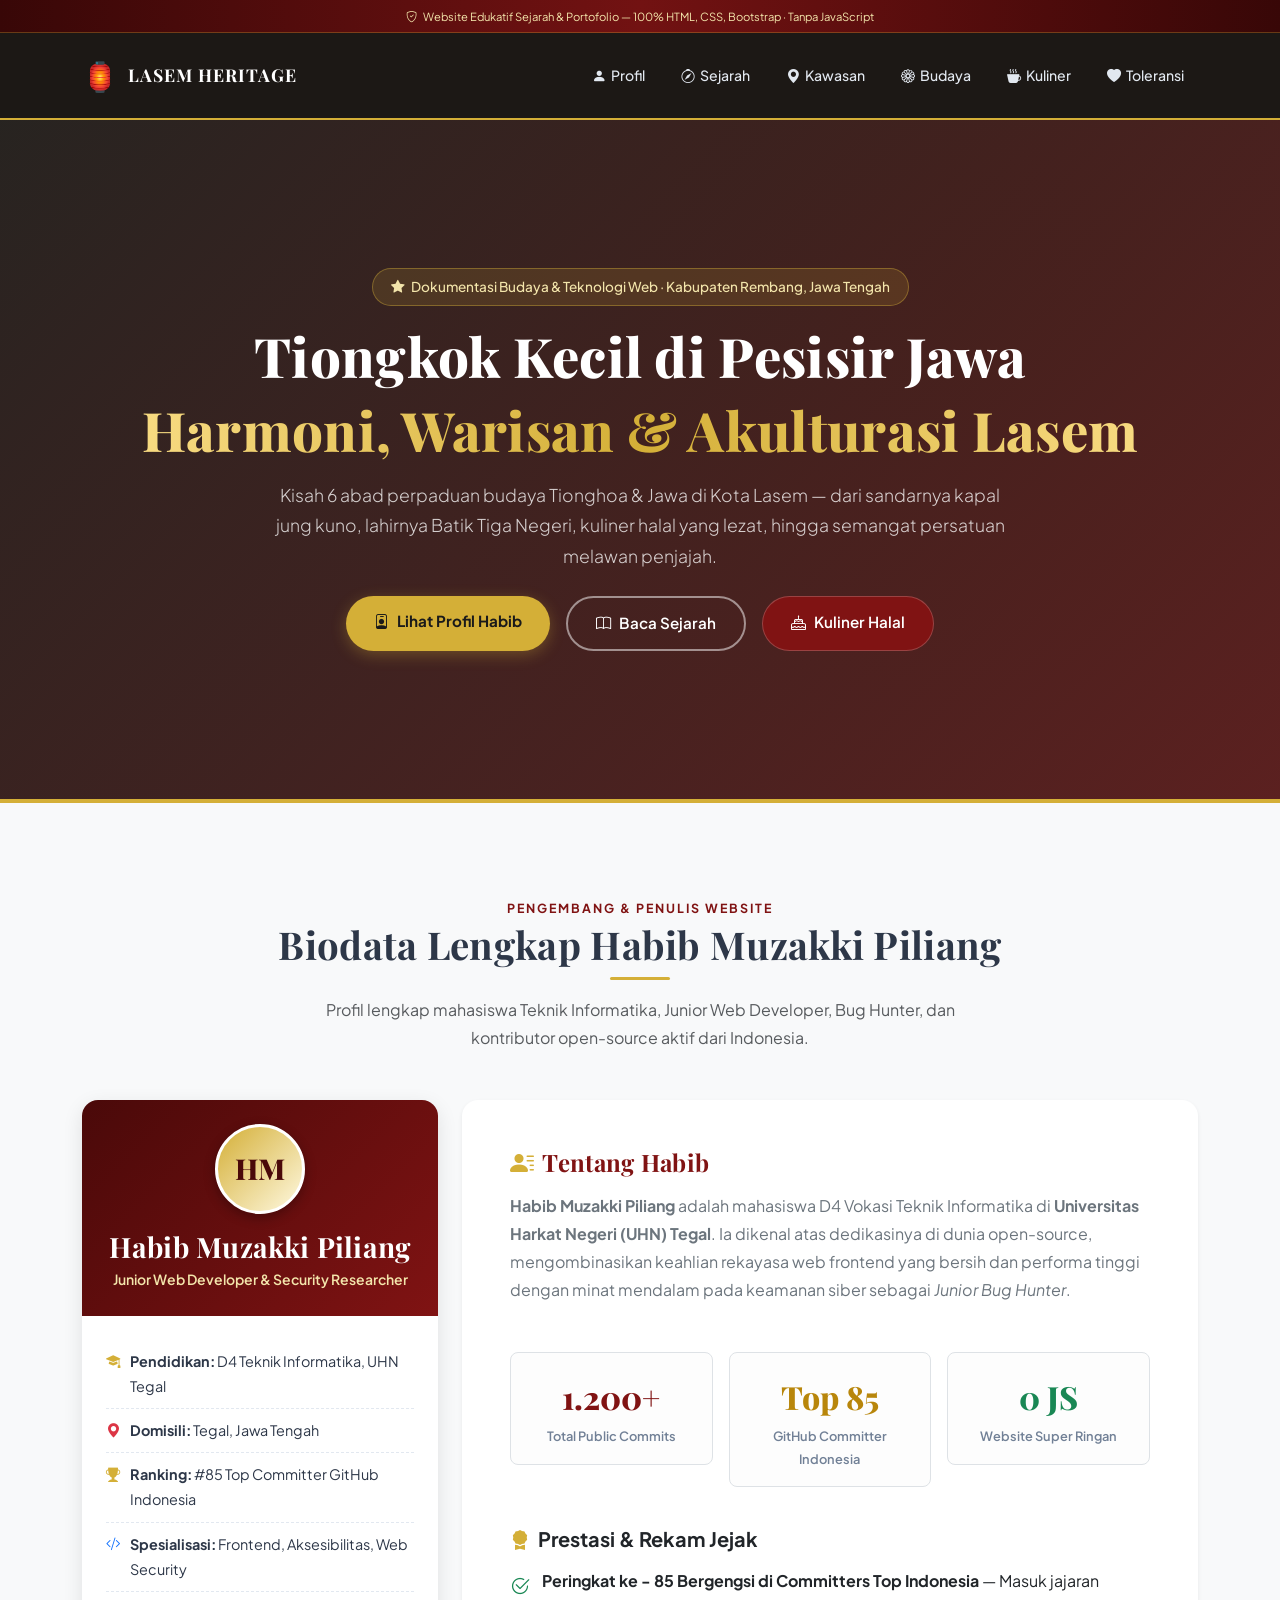
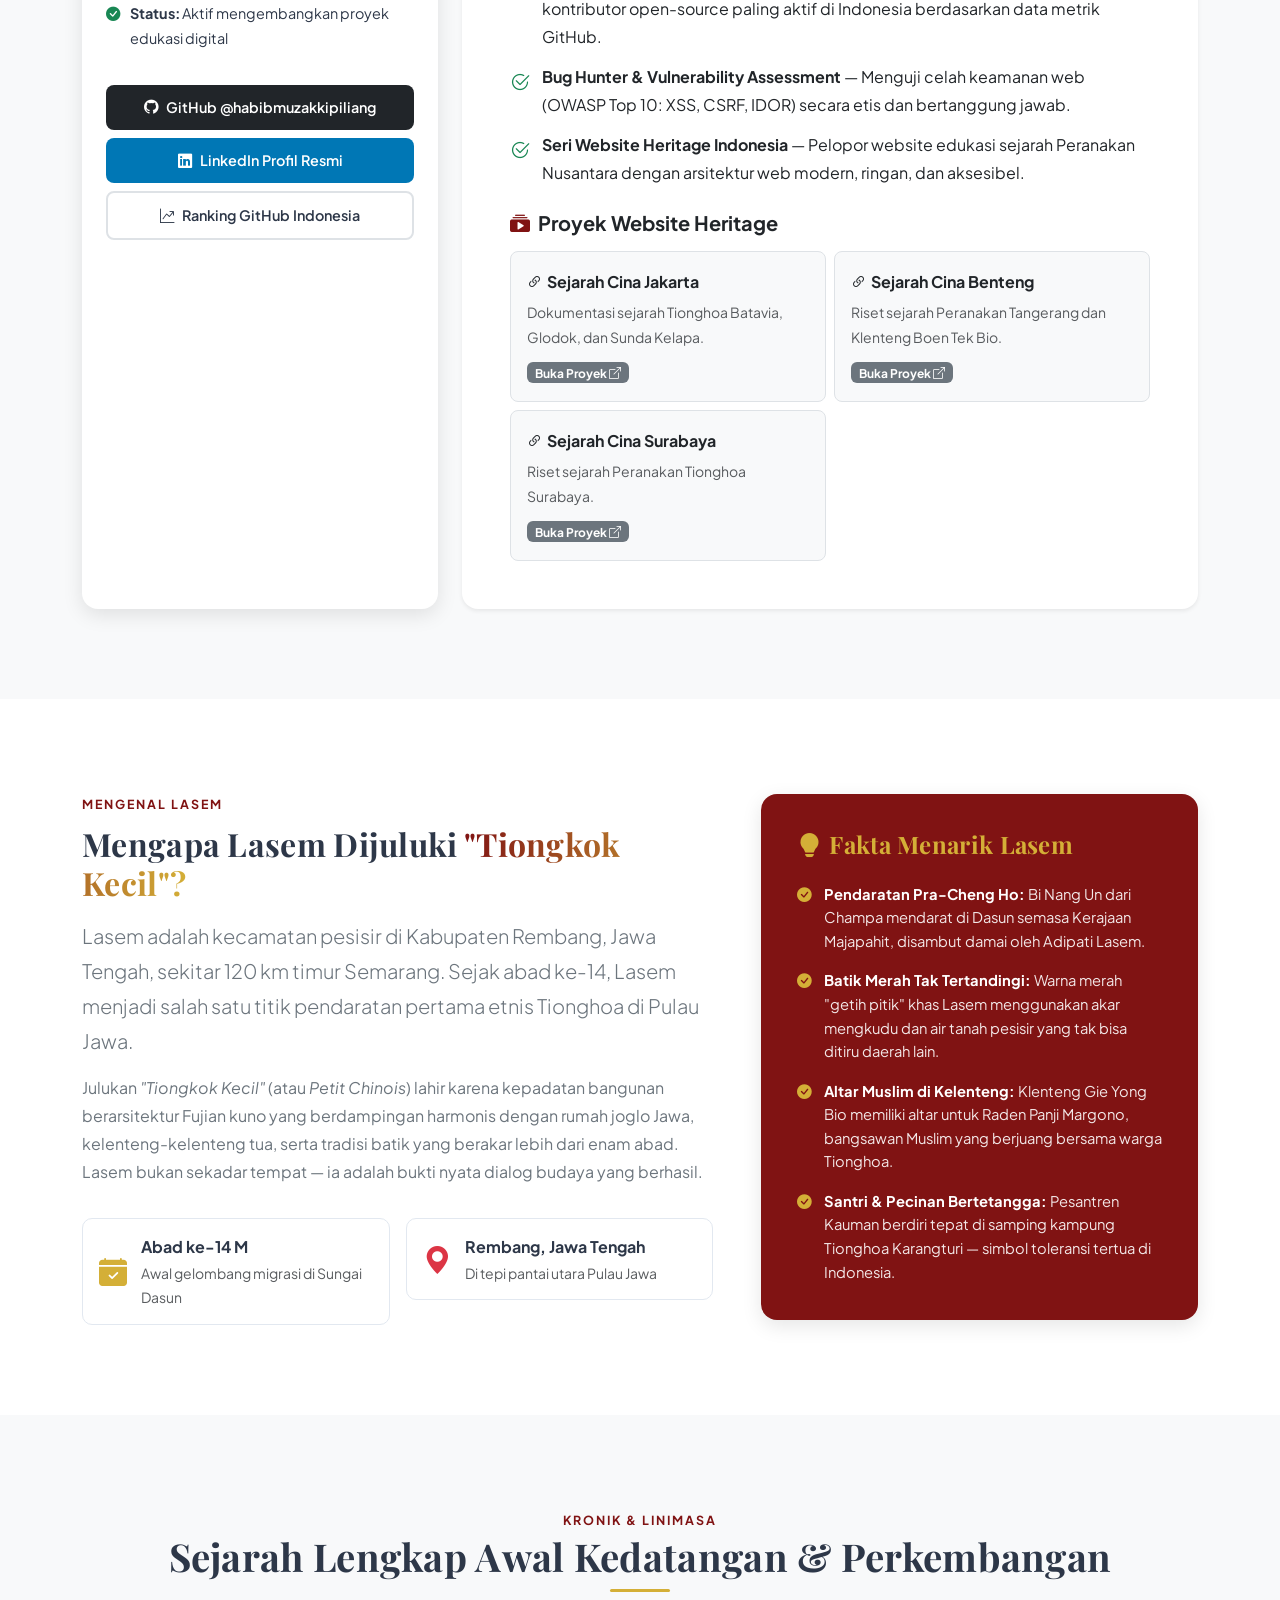
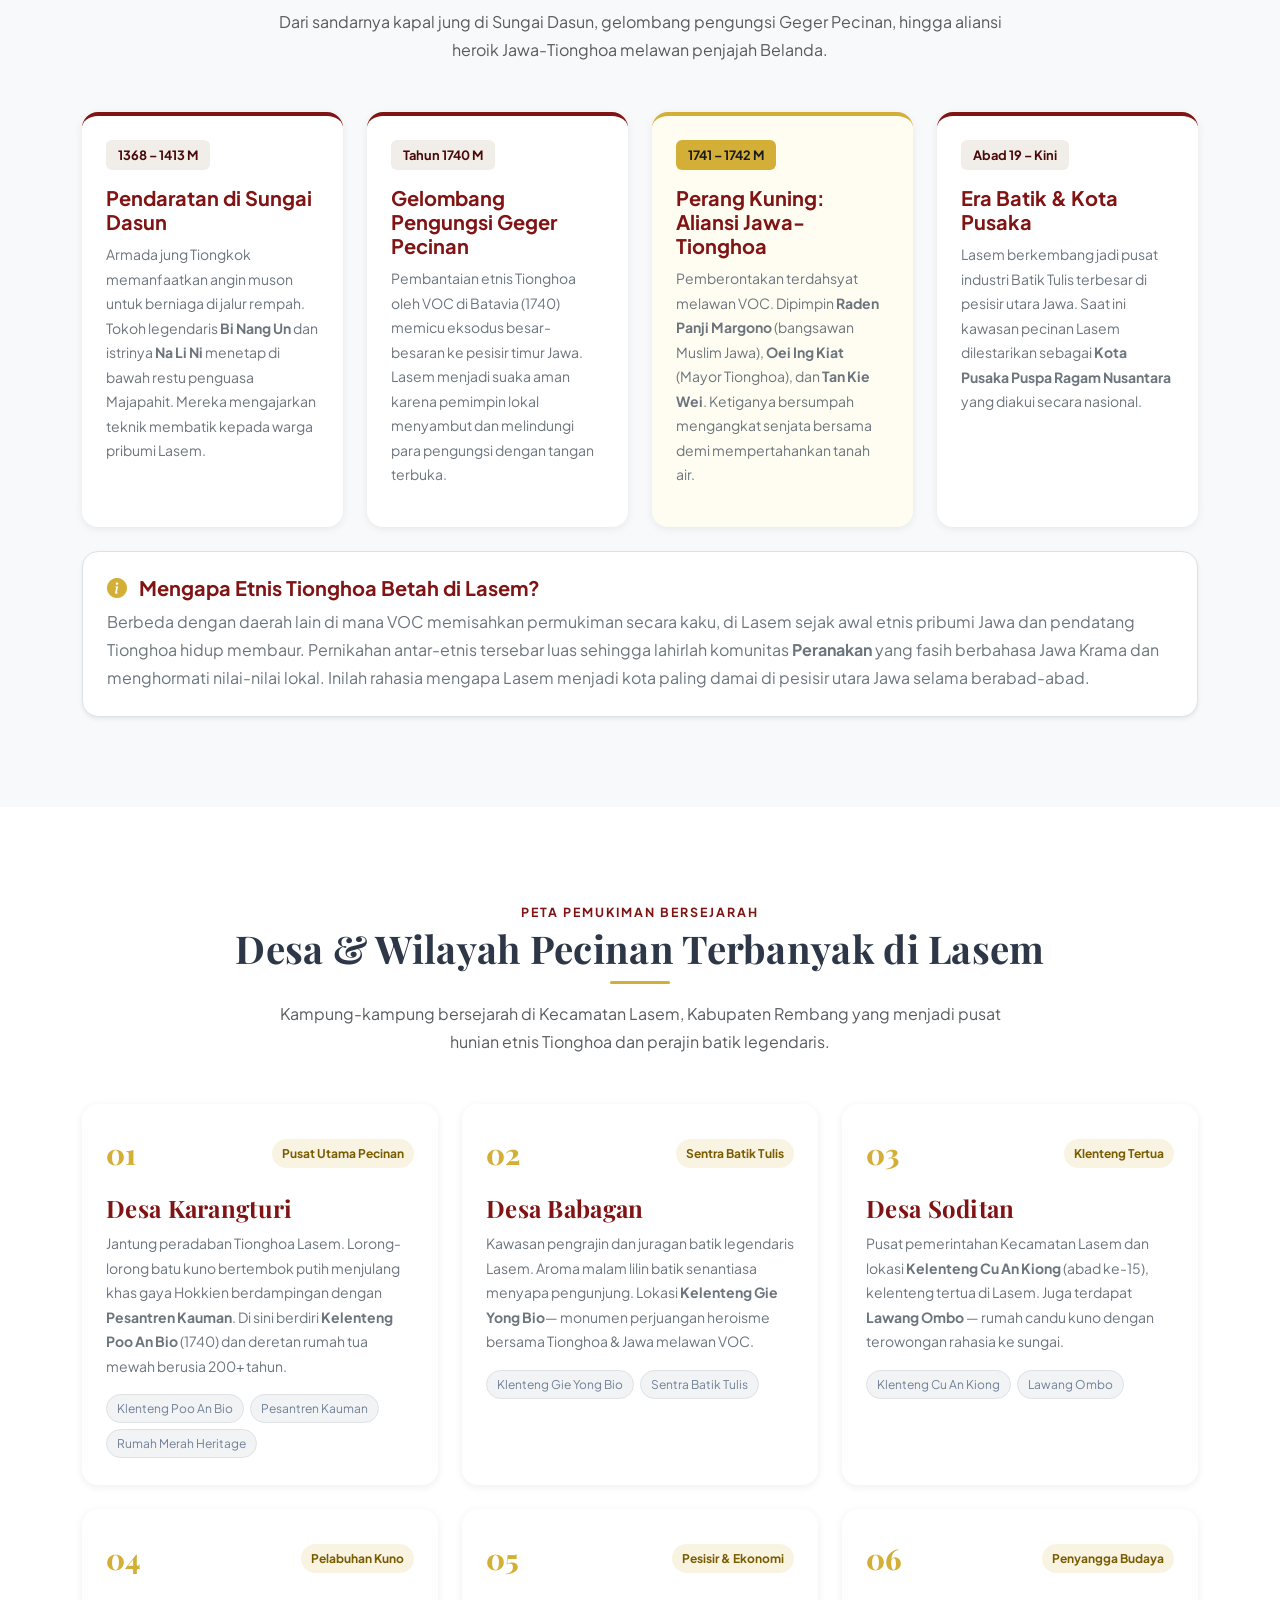
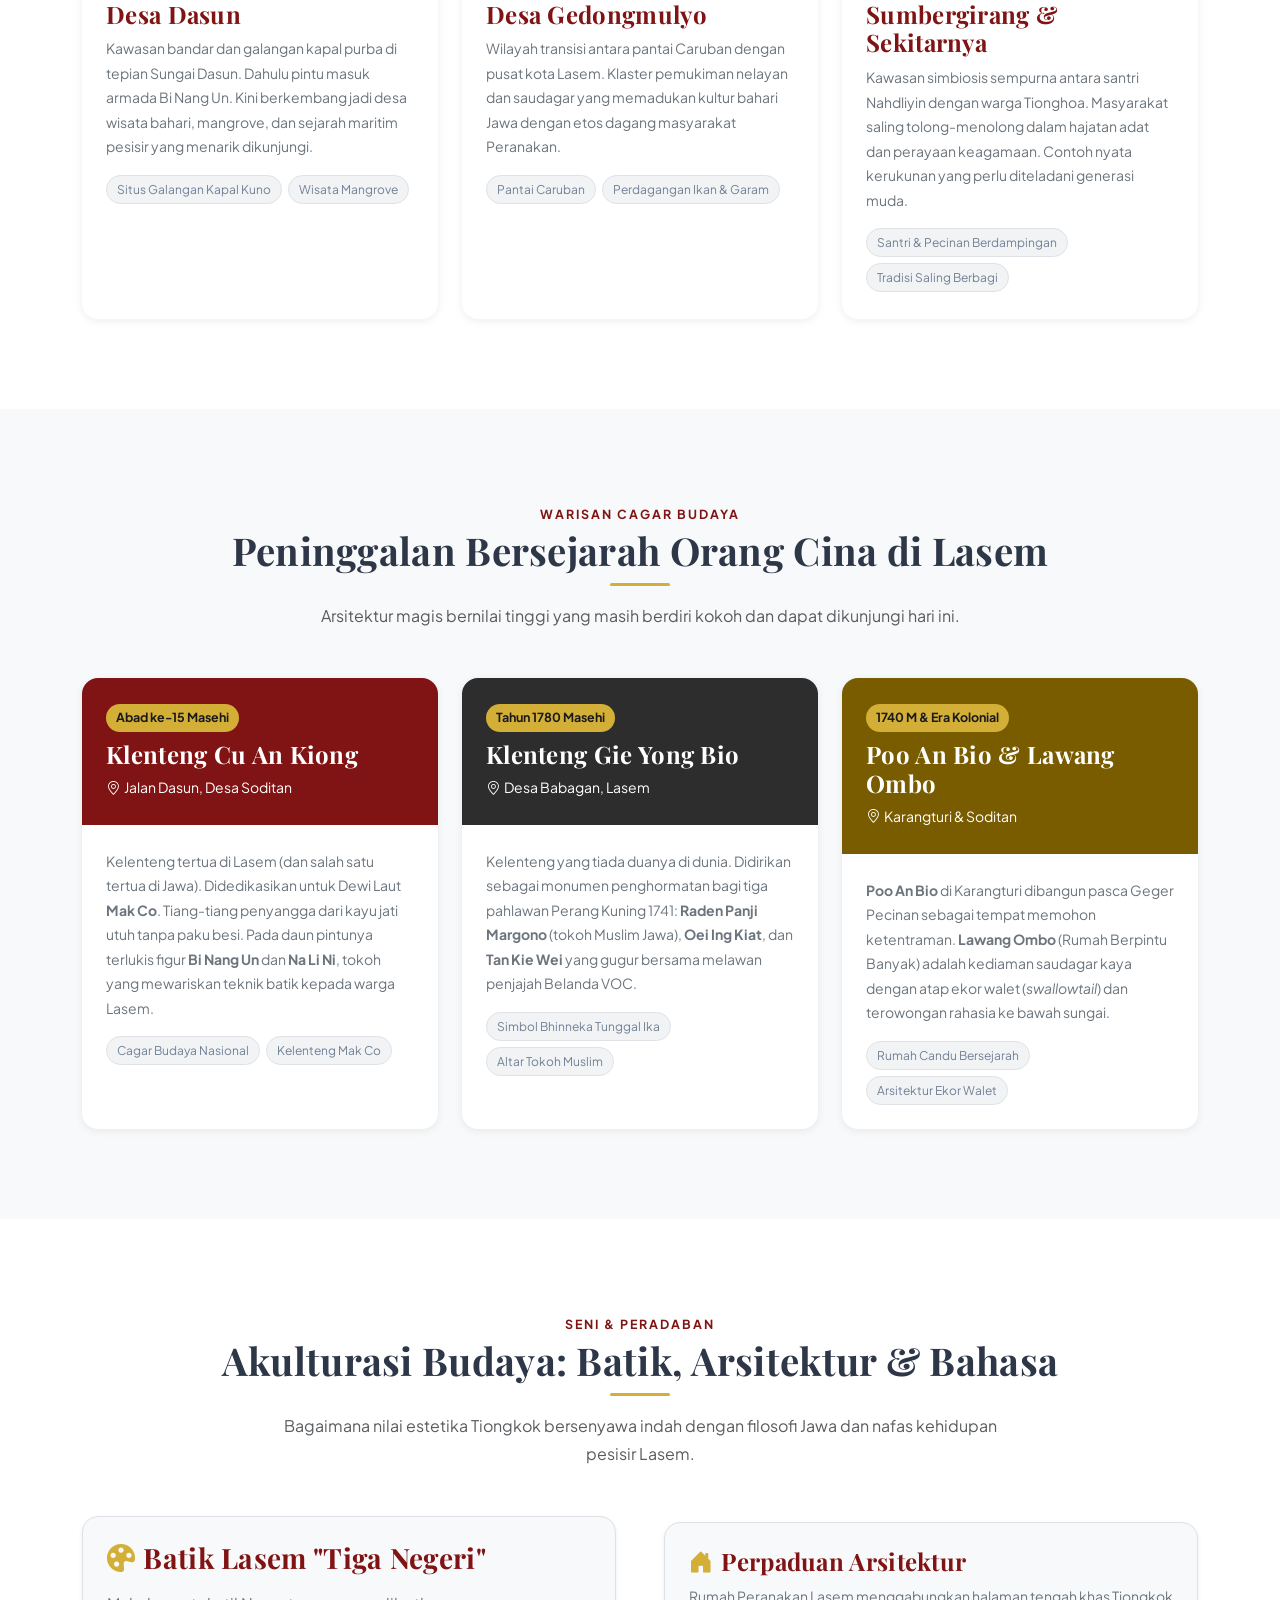
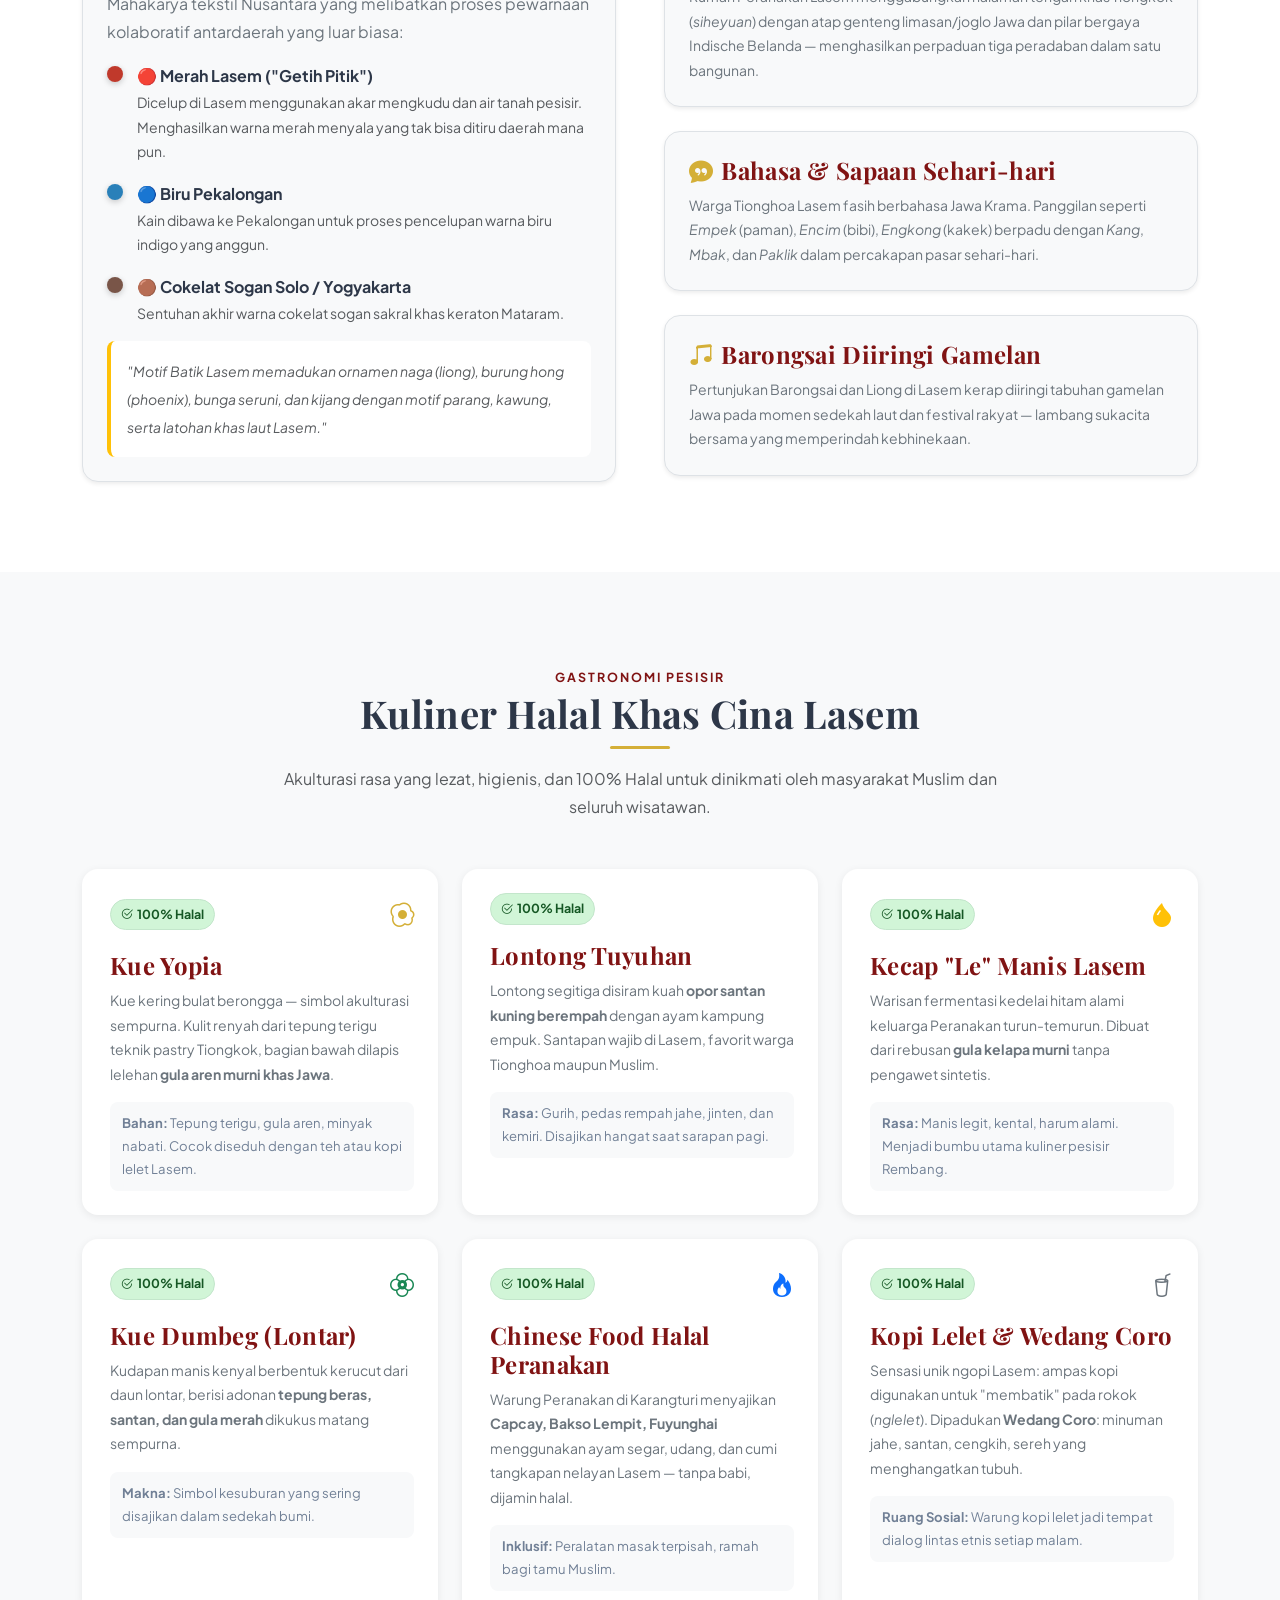
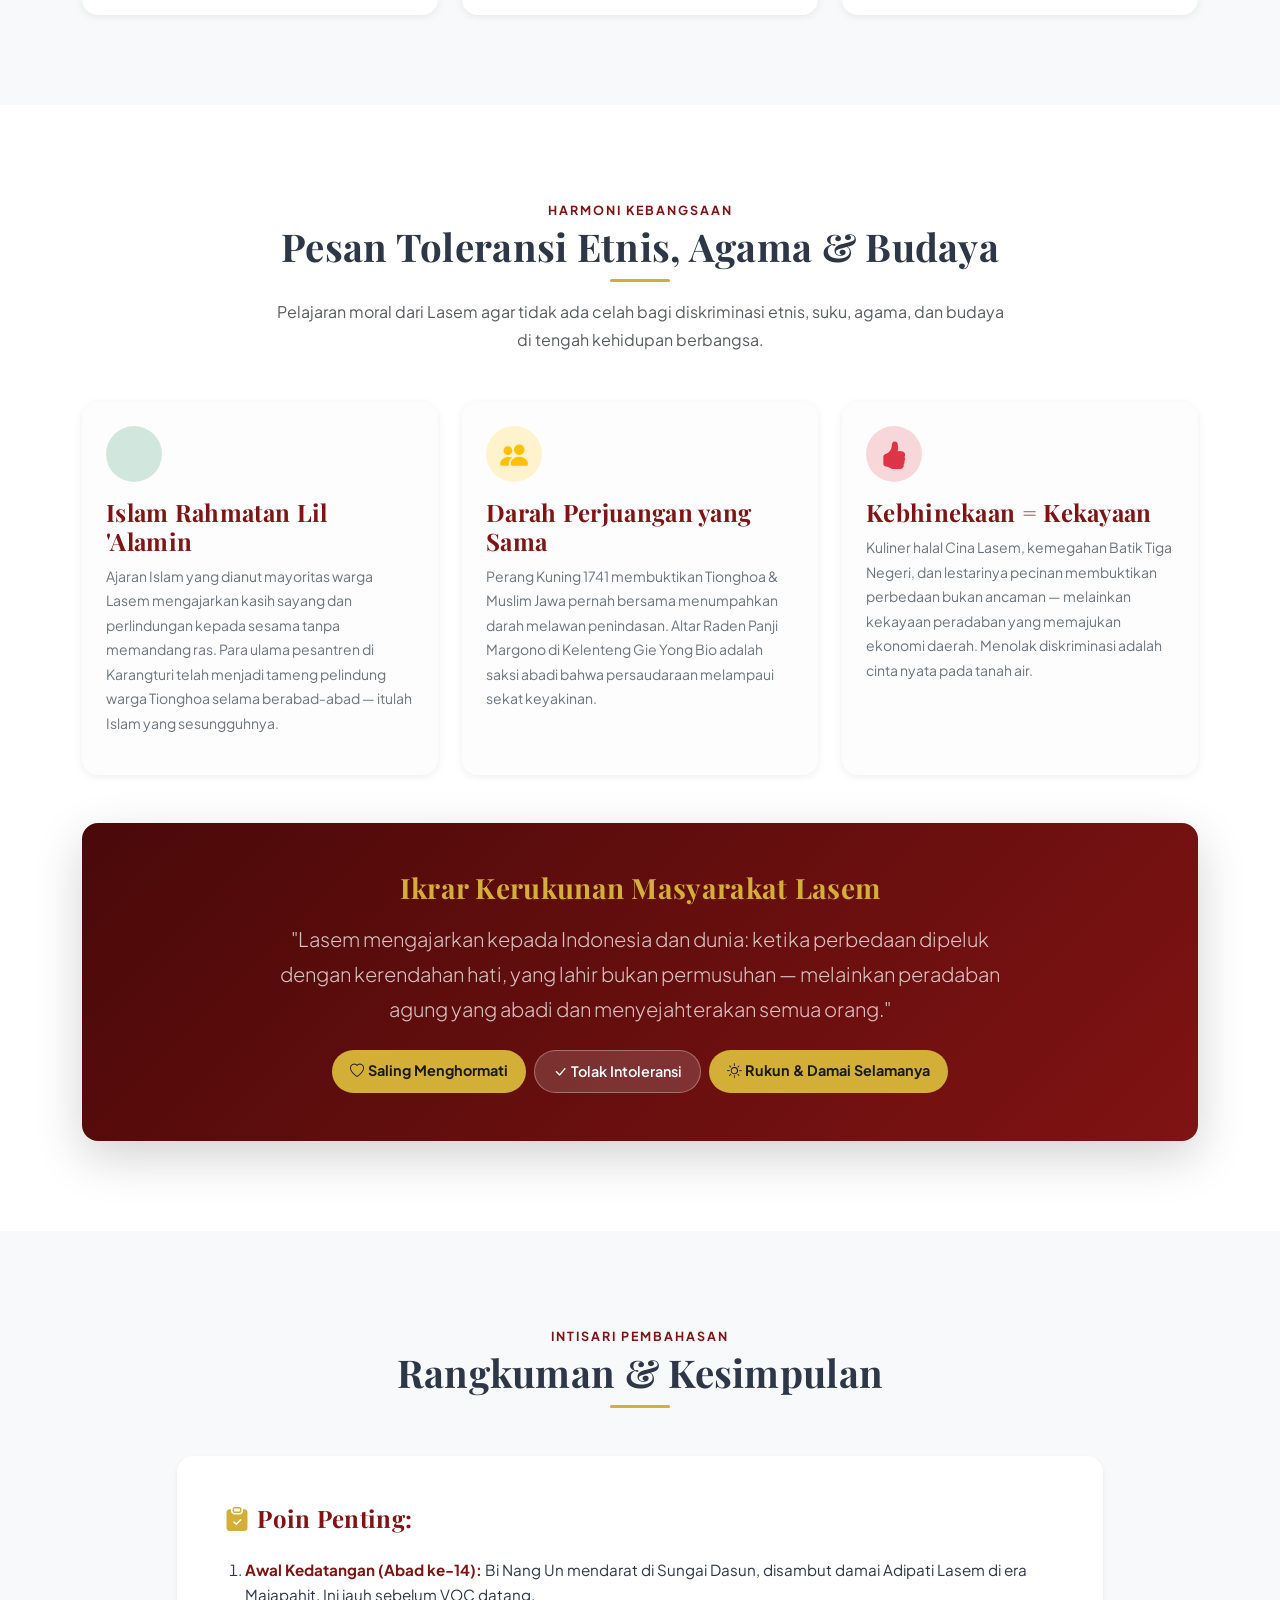
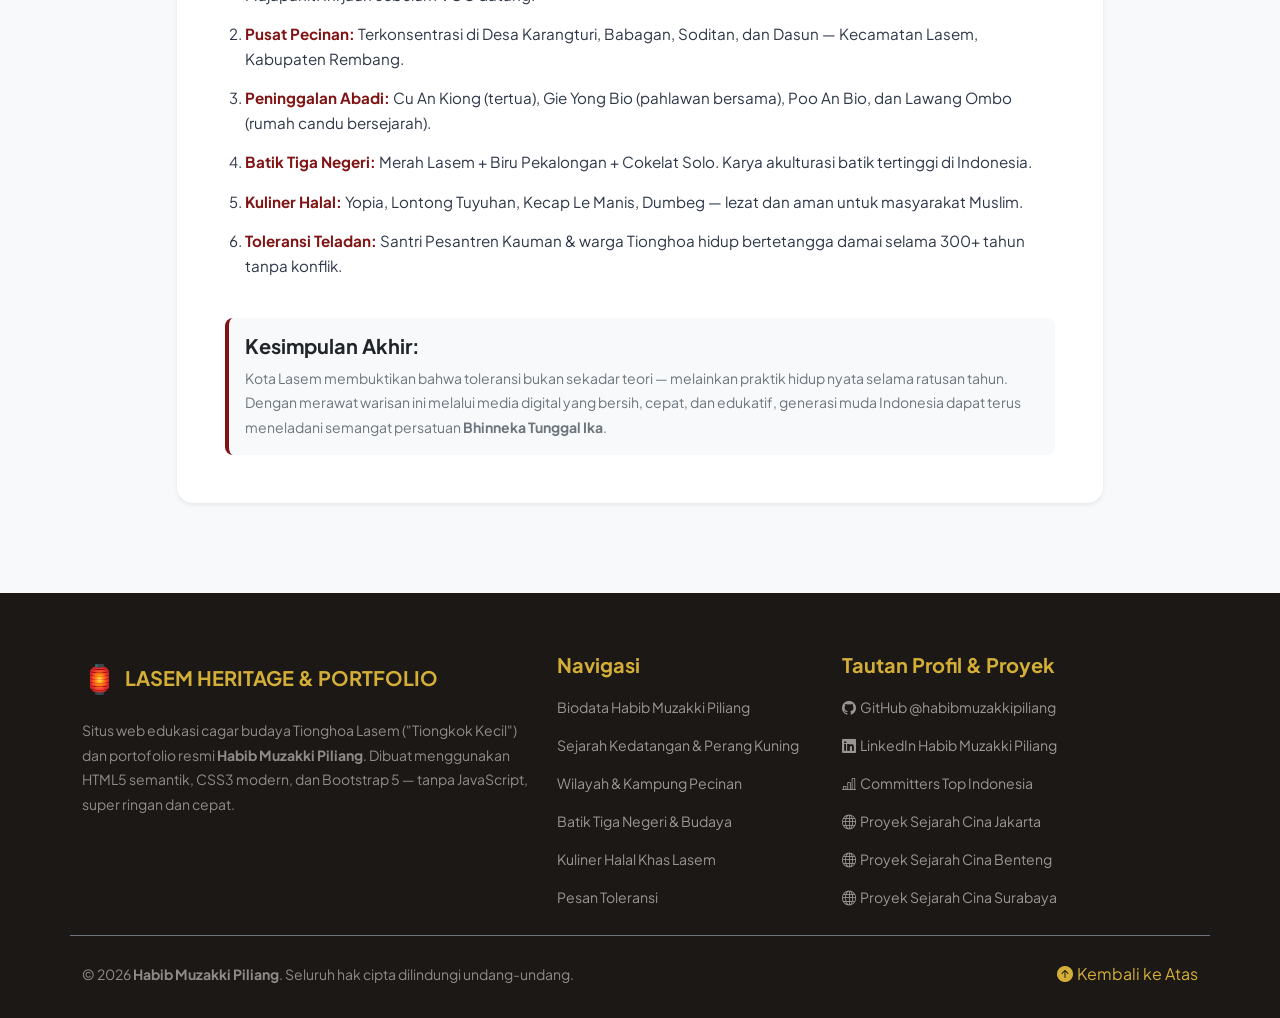
<file: #._BELAJAR_HTML_BARU/Cina_Lasem/index.html>
<!DOCTYPE html>
<html lang="id">

<head>
  <!-- ============================================================
       META DASAR - Wajib ada di setiap halaman web
  ============================================================ -->
  <meta charset="UTF-8" />
  <meta name="viewport" content="width=device-width, initial-scale=1.0" />
  <meta http-equiv="X-UA-Compatible" content="IE=edge" />

  <!-- ============================================================
       META SEO - Supaya mudah ditemukan di Google
  ============================================================ -->
  <title>Tiongkok Kecil di Pesisir Jawa — Sejarah Lengkap Cina Lasem & Portofolio Habib Muzakki Piliang</title>
  <meta name="description"
    content="Website sejarah lengkap Tionghoa Lasem (Tiongkok Kecil): awal kedatangan, Batik Tiga Negeri, kuliner halal Yopia & Lontong Tuyuhan, toleransi santri-pecinan, dan profil Habib Muzakki Piliang." />
  <meta name="keywords"
    content="Cina Lasem, Tionghoa Lasem, Tiongkok Kecil, Sejarah Lasem Rembang, Karangturi, Babagan, Soditan, Cu An Kiong, Batik Lasem, Kuliner Halal Lasem, Habib Muzakki Piliang, Portofolio Web Developer Indonesia" />
  <meta name="author" content="Habib Muzakki Piliang" />
  <meta name="robots" content="index, follow" />

  <!-- ============================================================
       META OPEN GRAPH - Tampilan saat dibagikan di media sosial
  ============================================================ -->
  <meta property="og:title" content="Tiongkok Kecil di Pesisir Jawa — Sejarah Cina Lasem" />
  <meta property="og:description"
    content="Eksplorasi mendalam sejarah, budaya, kuliner halal Cina Lasem, dan profil Habib Muzakki Piliang." />
  <meta property="og:type" content="website" />
  <meta property="og:locale" content="id_ID" />

  <!-- ============================================================
       CSS EKSTERNAL
       1. Bootstrap 5 — tata letak responsif & komponen siap pakai
       2. Bootstrap Icons — ikon tanpa JavaScript
       3. Google Fonts — font elegan & mudah dibaca
       4. style.css — desain kustom kita sendiri
  ============================================================ -->
  <link rel="stylesheet" href="https://cdn.jsdelivr.net/npm/bootstrap@5.3.3/dist/css/bootstrap.min.css" />
  <link rel="stylesheet" href="https://cdn.jsdelivr.net/npm/bootstrap-icons@1.11.3/font/bootstrap-icons.min.css" />
  <link rel="preconnect" href="https://fonts.googleapis.com" />
  <link rel="preconnect" href="https://fonts.gstatic.com" crossorigin />
  <link
    href="https://fonts.googleapis.com/css2?family=Playfair+Display:wght@600;700;800&family=Plus+Jakarta+Sans:wght@300;400;500;600;700&display=swap"
    rel="stylesheet" />
  <link rel="stylesheet" href="style.css" />
</head>

<body id="halaman-atas">

  <!-- ============================================================
       HEADER & NAVIGASI
       - Menempel di atas layar (sticky)
       - Responsif di semua ukuran layar
       - Murni HTML+CSS, 0% JavaScript
  ============================================================ -->
  <header class="site-header sticky-top">

    <!-- Baris atas: pengumuman singkat -->
    <div class="top-bar text-center">
      <small>
        <i class="bi bi-shield-check me-1"></i>
        Website Edukatif Sejarah & Portofolio — 100% HTML, CSS, Bootstrap · Tanpa JavaScript
      </small>
    </div>

    <!-- Navigasi Utama -->
    <nav class="navbar navbar-dark navbar-expand-lg main-navbar">
      <div class="container">

        <!-- Logo / Nama Brand -->
        <a class="navbar-brand" href="#halaman-atas">
          <span class="logo-icon">🏮</span>
          <span class="logo-text">LASEM HERITAGE</span>
        </a>

        <!-- Menu navigasi (di layar besar: teks + ikon) -->
        <div class="d-none d-lg-flex gap-2 ms-auto align-items-center">
          <a class="nav-pill" href="#profil">
            <i class="bi bi-person-fill"></i> Profil
          </a>
          <a class="nav-pill" href="#sejarah">
            <i class="bi bi-compass"></i> Sejarah
          </a>
          <a class="nav-pill" href="#kawasan">
            <i class="bi bi-geo-alt-fill"></i> Kawasan
          </a>
          <a class="nav-pill" href="#budaya">
            <i class="bi bi-flower1"></i> Budaya
          </a>
          <a class="nav-pill" href="#kuliner">
            <i class="bi bi-cup-hot-fill"></i> Kuliner
          </a>
          <a class="nav-pill" href="#toleransi">
            <i class="bi bi-heart-fill"></i> Toleransi
          </a>
        </div>

        <!-- Menu di layar tablet (md): teks singkat -->
        <div class="d-none d-md-flex d-lg-none flex-wrap gap-1 ms-auto align-items-center">
          <a class="nav-pill" href="#profil"><i class="bi bi-person-fill"></i> Profil</a>
          <a class="nav-pill" href="#sejarah"><i class="bi bi-compass"></i> Sejarah</a>
          <a class="nav-pill" href="#kawasan"><i class="bi bi-geo-alt-fill"></i> Kawasan</a>
          <a class="nav-pill" href="#budaya"><i class="bi bi-flower1"></i> Budaya</a>
          <a class="nav-pill" href="#kuliner"><i class="bi bi-cup-hot-fill"></i> Kuliner</a>
          <a class="nav-pill" href="#toleransi"><i class="bi bi-heart-fill"></i> Toleransi</a>
        </div>

        <!-- Menu di layar HP kecil (< md): hanya ikon bulat -->
        <div class="d-flex d-md-none gap-1 ms-auto align-items-center flex-wrap">
          <a class="nav-pill-sm" href="#profil" title="Profil"><i class="bi bi-person-fill"></i></a>
          <a class="nav-pill-sm" href="#sejarah" title="Sejarah"><i class="bi bi-compass"></i></a>
          <a class="nav-pill-sm" href="#kawasan" title="Kawasan"><i class="bi bi-geo-alt-fill"></i></a>
          <a class="nav-pill-sm" href="#budaya" title="Budaya"><i class="bi bi-flower1"></i></a>
          <a class="nav-pill-sm" href="#kuliner" title="Kuliner"><i class="bi bi-cup-hot-fill"></i></a>
          <a class="nav-pill-sm" href="#toleransi" title="Toleransi"><i class="bi bi-heart-fill"></i></a>
        </div>

      </div>
    </nav>
  </header>


  <!-- ============================================================
       HERO SECTION — Spanduk utama besar di paling atas
  ============================================================ -->
  <section class="hero-section">
    <div class="container">
      <div class="hero-inner text-center text-white py-5 py-md-6">

        <!-- Label kecil -->
        <div class="hero-label mb-3">
          <i class="bi bi-star-fill me-1"></i>
          Dokumentasi Budaya & Teknologi Web · Kabupaten Rembang, Jawa Tengah
        </div>

        <!-- Judul utama besar -->
        <h1 class="hero-title">
          Tiongkok Kecil di Pesisir Jawa
          <span class="hero-title-gold">Harmoni, Warisan & Akulturasi Lasem</span>
        </h1>

        <!-- Deskripsi singkat -->
        <p class="hero-desc mx-auto mt-3 mb-4">
          Kisah 6 abad perpaduan budaya Tionghoa & Jawa di Kota Lasem — dari sandarnya kapal jung kuno,
          lahirnya Batik Tiga Negeri, kuliner halal yang lezat, hingga semangat persatuan melawan penjajah.
        </p>

        <!-- Tombol Aksi — stack vertikal di HP, horizontal di tablet ke atas -->
        <div class="d-flex flex-column flex-sm-row flex-wrap justify-content-center gap-3">
          <a href="#profil" class="btn-hero-gold">
            <i class="bi bi-person-badge me-2"></i>Lihat Profil Habib
          </a>
          <a href="#sejarah" class="btn-hero-outline">
            <i class="bi bi-book me-2"></i>Baca Sejarah
          </a>
          <a href="#kuliner" class="btn-hero-red">
            <i class="bi bi-cake me-2"></i>Kuliner Halal
          </a>
        </div>

      </div>
    </div>
  </section>


  <!-- ============================================================
       BAGIAN 1: PROFIL & PORTOFOLIO HABIB MUZAKKI PILIANG
  ============================================================ -->
  <section id="profil" class="section bg-light">
    <div class="container">

      <!-- Judul Bagian -->
      <div class="section-title text-center mb-5">
        <span class="label-tag">Pengembang & Penulis Website</span>
        <h2>Biodata Lengkap Habib Muzakki Piliang</h2>
        <div class="title-line"></div>
        <p class="text-muted mt-3 col-md-7 mx-auto">
          Profil lengkap mahasiswa Teknik Informatika, Junior Web Developer, Bug Hunter, dan
          kontributor open-source aktif dari Indonesia.
        </p>
      </div>

      <div class="row g-4 align-items-stretch">

        <!-- Kolom kiri: Kartu Identitas -->
        <div class="col-lg-4">
          <div class="card-profile h-100">

            <!-- Banner atas kartu -->
            <div class="profile-banner text-center text-white p-4">
              <div class="avatar">HM</div>
              <h3 class="mt-3 mb-1 fw-bold">Habib Muzakki Piliang</h3>
              <p class="mb-0 text-gold-soft fw-semibold small">
                Junior Web Developer & Security Researcher
              </p>
            </div>

            <!-- Isi kartu identitas -->
            <div class="p-4">
              <ul class="profile-list">
                <li>
                  <i class="bi bi-mortarboard-fill icon-gold"></i>
                  <span><strong>Pendidikan:</strong> D4 Teknik Informatika, UHN Tegal</span>
                </li>
                <li>
                  <i class="bi bi-geo-alt-fill icon-red"></i>
                  <span><strong>Domisili:</strong> Tegal, Jawa Tengah</span>
                </li>
                <li>
                  <i class="bi bi-trophy-fill icon-gold"></i>
                  <span><strong>Ranking:</strong> #85 Top Committer GitHub Indonesia</span>
                </li>
                <li>
                  <i class="bi bi-code-slash icon-blue"></i>
                  <span><strong>Spesialisasi:</strong> Frontend, Aksesibilitas, Web Security</span>
                </li>
                <li>
                  <i class="bi bi-check-circle-fill icon-green"></i>
                  <span><strong>Status:</strong> Aktif mengembangkan proyek edukasi digital</span>
                </li>
              </ul>

              <!-- Tombol tautan profil -->
              <div class="d-grid gap-2 mt-4">
                <a href="https://github.com/habibmuzakkipiliang" target="_blank" rel="noopener noreferrer"
                  class="btn-profile-dark">
                  <i class="bi bi-github me-2"></i>GitHub @habibmuzakkipiliang
                </a>
                <a href="https://www.linkedin.com/in/habib-muzakki-piliang-15978b315/" target="_blank"
                  rel="noopener noreferrer" class="btn-profile-blue">
                  <i class="bi bi-linkedin me-2"></i>LinkedIn Profil Resmi
                </a>
                <a href="https://committers.top/indonesia" target="_blank" rel="noopener noreferrer"
                  class="btn-profile-outline">
                  <i class="bi bi-graph-up-arrow me-2"></i>Ranking GitHub Indonesia
                </a>
              </div>
            </div>

          </div>
        </div>

        <!-- Kolom kanan: Detail prestasi & proyek -->
        <div class="col-lg-8">
          <div class="card h-100 border-0 shadow-sm rounded-4 p-4 p-md-5">

            <!-- Tentang Habib -->
            <h4 class="fw-bold mb-3" style="color: var(--merah);">
              <i class="bi bi-person-lines-fill me-2 text-gold-var"></i>Tentang Habib
            </h4>
            <p class="text-secondary">
              <strong>Habib Muzakki Piliang</strong> adalah mahasiswa D4 Vokasi Teknik Informatika
              di <strong>Universitas Harkat Negeri (UHN) Tegal</strong>. Ia dikenal atas dedikasinya di dunia
              open-source, mengombinasikan keahlian rekayasa web frontend yang bersih dan performa tinggi
              dengan minat mendalam pada keamanan siber sebagai <em>Junior Bug Hunter</em>.
            </p>

      <!-- Statistik angka — 1 baris di HP, 3 kolom di tablet ke atas -->
            <div class="row g-3 my-3">
              <div class="col-4">
                <div class="stat-card text-center border rounded-3 p-3">
                  <div class="stat-number">1.200+</div>
                  <div class="stat-label">Total Public Commits</div>
                </div>
              </div>
              <div class="col-4">
                <div class="stat-card text-center border rounded-3 p-3">
                  <div class="stat-number stat-gold">Top 85</div>
                  <div class="stat-label">GitHub Committer Indonesia</div>
                </div>
              </div>
              <div class="col-4">
                <div class="stat-card text-center border rounded-3 p-3">
                  <div class="stat-number stat-green">0 JS</div>
                  <div class="stat-label">Website Super Ringan</div>
                </div>
              </div>
            </div>

            <!-- Prestasi -->
            <h5 class="fw-bold mt-4 mb-3">
              <i class="bi bi-award-fill me-2 text-gold-var"></i>Prestasi & Rekam Jejak
            </h5>
            <ul class="prestasi-list">
              <li>
                <i class="bi bi-check2-circle icon-green fs-5"></i>
                <div>
                  <strong>Peringkat ke - 85 Bergengsi di Committers Top Indonesia</strong> — Masuk jajaran
                  kontributor open-source paling aktif di Indonesia berdasarkan data metrik GitHub.
                </div>
              </li>
              <li>
                <i class="bi bi-check2-circle icon-green fs-5"></i>
                <div>
                  <strong>Bug Hunter & Vulnerability Assessment</strong> — Menguji celah keamanan web
                  (OWASP Top 10: XSS, CSRF, IDOR) secara etis dan bertanggung jawab.
                </div>
              </li>
              <li>
                <i class="bi bi-check2-circle icon-green fs-5"></i>
                <div>
                  <strong>Seri Website Heritage Indonesia</strong> — Pelopor website edukasi sejarah
                  Peranakan Nusantara dengan arsitektur web modern, ringan, dan aksesibel.
                </div>
              </li>
            </ul>

            <!-- Proyek terkait -->
            <h5 class="fw-bold mt-4 mb-3">
              <i class="bi bi-collection-play-fill me-2" style="color: var(--merah);"></i>Proyek Website Heritage
            </h5>
            <div class="row g-2">
              <div class="col-sm-6">
                <div class="proyek-card p-3 rounded-3 bg-light border">
                  <div class="fw-bold mb-1">
                    <i class="bi bi-link-45deg me-1"></i>Sejarah Cina Jakarta
                  </div>
                  <small class="text-muted d-block mb-2">
                    Dokumentasi sejarah Tionghoa Batavia, Glodok, dan Sunda Kelapa.
                  </small>
                  <a href="https://sejarah-cina-jakarta-indonesia.vercel.app/" target="_blank" rel="noopener noreferrer"
                    class="badge bg-secondary text-decoration-none">
                    Buka Proyek <i class="bi bi-box-arrow-up-right"></i>
                  </a>
                </div>
              </div>
              <div class="col-sm-6">
                <div class="proyek-card p-3 rounded-3 bg-light border">
                  <div class="fw-bold mb-1">
                    <i class="bi bi-link-45deg me-1"></i>Sejarah Cina Benteng
                  </div>
                  <small class="text-muted d-block mb-2">
                    Riset sejarah Peranakan Tangerang dan Klenteng Boen Tek Bio.
                  </small>
                  <a href="https://sejarah-cina-benteng-tangerang.vercel.app/" target="_blank" rel="noopener noreferrer"
                    class="badge bg-secondary text-decoration-none">
                    Buka Proyek <i class="bi bi-box-arrow-up-right"></i>
                  </a>
                </div>
              </div>
              <div class="col-sm-6">
                <div class="proyek-card p-3 rounded-3 bg-light border">
                  <div class="fw-bold mb-1">
                    <i class="bi bi-link-45deg me-1"></i>Sejarah Cina Surabaya
                  </div>
                  <small class="text-muted d-block mb-2">
                    Riset sejarah Peranakan Tionghoa Surabaya.
                  </small>
                  <a href="https://sejarah-cina-benteng-tangerang.vercel.app/" target="_blank" rel="noopener noreferrer"
                    class="badge bg-secondary text-decoration-none">
                    Buka Proyek <i class="bi bi-box-arrow-up-right"></i>
                  </a>
                </div>
              </div>
            </div>

          </div>
        </div>

      </div>
    </div>
  </section>


  <!-- ============================================================
       BAGIAN 2: PENGENALAN — MENGAPA LASEM DISEBUT "TIONGKOK KECIL"
  ============================================================ -->
  <section class="section bg-white">
    <div class="container">
      <div class="row align-items-center g-5">

        <!-- Teks kiri -->
        <div class="col-lg-7">
          <span class="label-tag">Mengenal Lasem</span>
          <h2 class="mt-2 mb-3">
            Mengapa Lasem Dijuluki <span class="text-gradient">"Tiongkok Kecil"?</span>
          </h2>
          <p class="lead text-secondary">
            Lasem adalah kecamatan pesisir di Kabupaten Rembang, Jawa Tengah, sekitar 120 km timur Semarang.
            Sejak abad ke-14, Lasem menjadi salah satu titik pendaratan pertama etnis Tionghoa di Pulau Jawa.
          </p>
          <p class="text-secondary">
            Julukan <em>"Tiongkok Kecil"</em> (atau <em>Petit Chinois</em>) lahir karena kepadatan
            bangunan berarsitektur Fujian kuno yang berdampingan harmonis dengan rumah joglo Jawa,
            kelenteng-kelenteng tua, serta tradisi batik yang berakar lebih dari enam abad.
            Lasem bukan sekadar tempat — ia adalah bukti nyata dialog budaya yang berhasil.
          </p>

          <!-- Dua kotak info kecil -->
          <div class="row g-3 mt-2">
            <div class="col-sm-6">
              <div class="info-box">
                <i class="bi bi-calendar-check-fill text-gold-var fs-3"></i>
                <div>
                  <strong>Abad ke-14 M</strong>
                  <small class="d-block text-muted">Awal gelombang migrasi di Sungai Dasun</small>
                </div>
              </div>
            </div>
            <div class="col-sm-6">
              <div class="info-box">
                <i class="bi bi-geo-alt-fill text-danger fs-3"></i>
                <div>
                  <strong>Rembang, Jawa Tengah</strong>
                  <small class="d-block text-muted">Di tepi pantai utara Pulau Jawa</small>
                </div>
              </div>
            </div>
          </div>
        </div>

        <!-- Kotak fakta unik kanan -->
        <div class="col-lg-5">
          <div class="fakta-box">
            <h4 class="fw-bold mb-4" style="color: var(--emas);">
              <i class="bi bi-lightbulb-fill me-2"></i>Fakta Menarik Lasem
            </h4>
            <ul class="fakta-list">
              <li>
                <i class="bi bi-check-circle-fill text-gold-var"></i>
                <span>
                  <strong>Pendaratan Pra-Cheng Ho:</strong> Bi Nang Un dari Champa mendarat di Dasun
                  semasa Kerajaan Majapahit, disambut damai oleh Adipati Lasem.
                </span>
              </li>
              <li>
                <i class="bi bi-check-circle-fill text-gold-var"></i>
                <span>
                  <strong>Batik Merah Tak Tertandingi:</strong> Warna merah "getih pitik" khas Lasem
                  menggunakan akar mengkudu dan air tanah pesisir yang tak bisa ditiru daerah lain.
                </span>
              </li>
              <li>
                <i class="bi bi-check-circle-fill text-gold-var"></i>
                <span>
                  <strong>Altar Muslim di Kelenteng:</strong> Klenteng Gie Yong Bio memiliki altar
                  untuk Raden Panji Margono, bangsawan Muslim yang berjuang bersama warga Tionghoa.
                </span>
              </li>
              <li>
                <i class="bi bi-check-circle-fill text-gold-var"></i>
                <span>
                  <strong>Santri & Pecinan Bertetangga:</strong> Pesantren Kauman berdiri tepat
                  di samping kampung Tionghoa Karangturi — simbol toleransi tertua di Indonesia.
                </span>
              </li>
            </ul>
          </div>
        </div>

      </div>
    </div>
  </section>


  <!-- ============================================================
       BAGIAN 3: SEJARAH LENGKAP — LINIMASA KRONOLOGIS
  ============================================================ -->
  <section id="sejarah" class="section bg-light">
    <div class="container">

      <!-- Judul Bagian -->
      <div class="section-title text-center mb-5">
        <span class="label-tag">Kronik & Linimasa</span>
        <h2>Sejarah Lengkap Awal Kedatangan & Perkembangan</h2>
        <div class="title-line"></div>
        <p class="text-muted mt-3 col-md-8 mx-auto">
          Dari sandarnya kapal jung di Sungai Dasun, gelombang pengungsi Geger Pecinan,
          hingga aliansi heroik Jawa-Tionghoa melawan penjajah Belanda.
        </p>
      </div>

      <!-- 4 Kartu Linimasa -->
      <div class="row g-4">

        <div class="col-md-6 col-lg-3">
          <div class="timeline-card h-100">
            <div class="tl-badge">1368 – 1413 M</div>
            <h5 class="fw-bold mt-3 mb-2" style="color: var(--merah);">
              Pendaratan di Sungai Dasun
            </h5>
            <p class="text-secondary small">
              Armada jung Tiongkok memanfaatkan angin muson untuk berniaga di jalur rempah.
              Tokoh legendaris <strong>Bi Nang Un</strong> dan istrinya <strong>Na Li Ni</strong>
              menetap di bawah restu penguasa Majapahit. Mereka mengajarkan teknik membatik
              kepada warga pribumi Lasem.
            </p>
          </div>
        </div>

        <div class="col-md-6 col-lg-3">
          <div class="timeline-card h-100">
            <div class="tl-badge">Tahun 1740 M</div>
            <h5 class="fw-bold mt-3 mb-2" style="color: var(--merah);">
              Gelombang Pengungsi Geger Pecinan
            </h5>
            <p class="text-secondary small">
              Pembantaian etnis Tionghoa oleh VOC di Batavia (1740) memicu eksodus besar-besaran
              ke pesisir timur Jawa. Lasem menjadi suaka aman karena pemimpin lokal menyambut
              dan melindungi para pengungsi dengan tangan terbuka.
            </p>
          </div>
        </div>

        <div class="col-md-6 col-lg-3">
          <div class="timeline-card timeline-card--gold h-100">
            <div class="tl-badge tl-badge--gold">1741 – 1742 M</div>
            <h5 class="fw-bold mt-3 mb-2" style="color: var(--merah);">
              Perang Kuning: Aliansi Jawa-Tionghoa
            </h5>
            <p class="text-secondary small">
              Pemberontakan terdahsyat melawan VOC. Dipimpin <strong>Raden Panji Margono</strong>
              (bangsawan Muslim Jawa), <strong>Oei Ing Kiat</strong> (Mayor Tionghoa), dan
              <strong>Tan Kie Wei</strong>. Ketiganya bersumpah mengangkat senjata bersama demi
              mempertahankan tanah air.
            </p>
          </div>
        </div>

        <div class="col-md-6 col-lg-3">
          <div class="timeline-card h-100">
            <div class="tl-badge">Abad 19 – Kini</div>
            <h5 class="fw-bold mt-3 mb-2" style="color: var(--merah);">
              Era Batik & Kota Pusaka
            </h5>
            <p class="text-secondary small">
              Lasem berkembang jadi pusat industri Batik Tulis terbesar di pesisir utara Jawa.
              Saat ini kawasan pecinan Lasem dilestarikan sebagai
              <strong>Kota Pusaka Puspa Ragam Nusantara</strong> yang diakui secara nasional.
            </p>
          </div>
        </div>

      </div>

      <!-- Catatan penting tambahan -->
      <div class="mt-4 p-4 bg-white rounded-4 border shadow-sm">
        <h5 class="fw-bold mb-2" style="color: var(--merah);">
          <i class="bi bi-info-circle-fill text-gold-var me-2"></i>
          Mengapa Etnis Tionghoa Betah di Lasem?
        </h5>
        <p class="text-secondary mb-0">
          Berbeda dengan daerah lain di mana VOC memisahkan permukiman secara kaku,
          di Lasem sejak awal etnis pribumi Jawa dan pendatang Tionghoa hidup membaur.
          Pernikahan antar-etnis tersebar luas sehingga lahirlah komunitas <strong>Peranakan</strong>
          yang fasih berbahasa Jawa Krama dan menghormati nilai-nilai lokal. Inilah rahasia
          mengapa Lasem menjadi kota paling damai di pesisir utara Jawa selama berabad-abad.
        </p>
      </div>

    </div>
  </section>


  <!-- ============================================================
       BAGIAN 4: KAWASAN & KAMPUNG PECINAN TERBANYAK
  ============================================================ -->
  <section id="kawasan" class="section bg-white">
    <div class="container">

      <!-- Judul -->
      <div class="section-title text-center mb-5">
        <span class="label-tag">Peta Pemukiman Bersejarah</span>
        <h2>Desa & Wilayah Pecinan Terbanyak di Lasem</h2>
        <div class="title-line"></div>
        <p class="text-muted mt-3 col-md-8 mx-auto">
          Kampung-kampung bersejarah di Kecamatan Lasem, Kabupaten Rembang yang menjadi
          pusat hunian etnis Tionghoa dan perajin batik legendaris.
        </p>
      </div>

      <!-- 6 Kartu Kawasan -->
      <div class="row g-4">

        <div class="col-md-6 col-lg-4">
          <div class="kawasan-card h-100">
            <div class="kawasan-header">
              <span class="kawasan-no">01</span>
              <span class="badge-kawasan">Pusat Utama Pecinan</span>
            </div>
            <h4 class="fw-bold mt-3 mb-2" style="color: var(--merah);">Desa Karangturi</h4>
            <p class="text-secondary small">
              Jantung peradaban Tionghoa Lasem. Lorong-lorong batu kuno bertembok putih menjulang
              khas gaya Hokkien berdampingan dengan <strong>Pesantren Kauman</strong>. Di sini
              berdiri <strong>Kelenteng Poo An Bio</strong> (1740) dan deretan rumah tua mewah
              berusia 200+ tahun.
            </p>
            <div class="kawasan-tags">
              <span>Klenteng Poo An Bio</span>
              <span>Pesantren Kauman</span>
              <span>Rumah Merah Heritage</span>
            </div>
          </div>
        </div>

        <div class="col-md-6 col-lg-4">
          <div class="kawasan-card h-100">
            <div class="kawasan-header">
              <span class="kawasan-no">02</span>
              <span class="badge-kawasan">Sentra Batik Tulis</span>
            </div>
            <h4 class="fw-bold mt-3 mb-2" style="color: var(--merah);">Desa Babagan</h4>
            <p class="text-secondary small">
              Kawasan pengrajin dan juragan batik legendaris Lasem. Aroma malam lilin batik
              senantiasa menyapa pengunjung. Lokasi <strong>Kelenteng Gie Yong Bio</strong>—
              monumen perjuangan heroisme bersama Tionghoa & Jawa melawan VOC.
            </p>
            <div class="kawasan-tags">
              <span>Klenteng Gie Yong Bio</span>
              <span>Sentra Batik Tulis</span>
            </div>
          </div>
        </div>

        <div class="col-md-6 col-lg-4">
          <div class="kawasan-card h-100">
            <div class="kawasan-header">
              <span class="kawasan-no">03</span>
              <span class="badge-kawasan">Klenteng Tertua</span>
            </div>
            <h4 class="fw-bold mt-3 mb-2" style="color: var(--merah);">Desa Soditan</h4>
            <p class="text-secondary small">
              Pusat pemerintahan Kecamatan Lasem dan lokasi <strong>Kelenteng Cu An Kiong</strong>
              (abad ke-15), kelenteng tertua di Lasem. Juga terdapat <strong>Lawang Ombo</strong>
              — rumah candu kuno dengan terowongan rahasia ke sungai.
            </p>
            <div class="kawasan-tags">
              <span>Klenteng Cu An Kiong</span>
              <span>Lawang Ombo</span>
            </div>
          </div>
        </div>

        <div class="col-md-6 col-lg-4">
          <div class="kawasan-card h-100">
            <div class="kawasan-header">
              <span class="kawasan-no">04</span>
              <span class="badge-kawasan">Pelabuhan Kuno</span>
            </div>
            <h4 class="fw-bold mt-3 mb-2" style="color: var(--merah);">Desa Dasun</h4>
            <p class="text-secondary small">
              Kawasan bandar dan galangan kapal purba di tepian Sungai Dasun. Dahulu pintu
              masuk armada Bi Nang Un. Kini berkembang jadi desa wisata bahari, mangrove,
              dan sejarah maritim pesisir yang menarik dikunjungi.
            </p>
            <div class="kawasan-tags">
              <span>Situs Galangan Kapal Kuno</span>
              <span>Wisata Mangrove</span>
            </div>
          </div>
        </div>

        <div class="col-md-6 col-lg-4">
          <div class="kawasan-card h-100">
            <div class="kawasan-header">
              <span class="kawasan-no">05</span>
              <span class="badge-kawasan">Pesisir & Ekonomi</span>
            </div>
            <h4 class="fw-bold mt-3 mb-2" style="color: var(--merah);">Desa Gedongmulyo</h4>
            <p class="text-secondary small">
              Wilayah transisi antara pantai Caruban dengan pusat kota Lasem. Klaster
              pemukiman nelayan dan saudagar yang memadukan kultur bahari Jawa dengan
              etos dagang masyarakat Peranakan.
            </p>
            <div class="kawasan-tags">
              <span>Pantai Caruban</span>
              <span>Perdagangan Ikan & Garam</span>
            </div>
          </div>
        </div>

        <div class="col-md-6 col-lg-4">
          <div class="kawasan-card h-100">
            <div class="kawasan-header">
              <span class="kawasan-no">06</span>
              <span class="badge-kawasan">Penyangga Budaya</span>
            </div>
            <h4 class="fw-bold mt-3 mb-2" style="color: var(--merah);">Sumbergirang & Sekitarnya</h4>
            <p class="text-secondary small">
              Kawasan simbiosis sempurna antara santri Nahdliyin dengan warga Tionghoa.
              Masyarakat saling tolong-menolong dalam hajatan adat dan perayaan keagamaan.
              Contoh nyata kerukunan yang perlu diteladani generasi muda.
            </p>
            <div class="kawasan-tags">
              <span>Santri & Pecinan Berdampingan</span>
              <span>Tradisi Saling Berbagi</span>
            </div>
          </div>
        </div>

      </div>
    </div>
  </section>


  <!-- ============================================================
       BAGIAN 5: PENINGGALAN BERSEJARAH
  ============================================================ -->
  <section class="section bg-light">
    <div class="container">

      <!-- Judul -->
      <div class="section-title text-center mb-5">
        <span class="label-tag">Warisan Cagar Budaya</span>
        <h2>Peninggalan Bersejarah Orang Cina di Lasem</h2>
        <div class="title-line"></div>
        <p class="text-muted mt-3 col-md-8 mx-auto">
          Arsitektur magis bernilai tinggi yang masih berdiri kokoh dan dapat dikunjungi hari ini.
        </p>
      </div>

      <!-- 3 Kartu Peninggalan -->
      <div class="row g-4">

        <!-- Cu An Kiong -->
        <div class="col-lg-4">
          <div class="monument-card h-100">
            <div class="monument-header monument-header--red">
              <span class="badge-gold-sm">Abad ke-15 Masehi</span>
              <h4 class="fw-bold mt-2 mb-1">Klenteng Cu An Kiong</h4>
              <small><i class="bi bi-geo-alt me-1"></i>Jalan Dasun, Desa Soditan</small>
            </div>
            <div class="p-4">
              <p class="text-secondary small">
                Kelenteng tertua di Lasem (dan salah satu tertua di Jawa). Didedikasikan
                untuk Dewi Laut <strong>Mak Co</strong>. Tiang-tiang penyangga dari kayu jati
                utuh tanpa paku besi. Pada daun pintunya terlukis figur <strong>Bi Nang Un</strong>
                dan <strong>Na Li Ni</strong>, tokoh yang mewariskan teknik batik kepada warga Lasem.
              </p>
              <div class="monument-tags">
                <span>Cagar Budaya Nasional</span>
                <span>Kelenteng Mak Co</span>
              </div>
            </div>
          </div>
        </div>

        <!-- Gie Yong Bio -->
        <div class="col-lg-4">
          <div class="monument-card h-100">
            <div class="monument-header monument-header--dark">
              <span class="badge-gold-sm">Tahun 1780 Masehi</span>
              <h4 class="fw-bold mt-2 mb-1">Klenteng Gie Yong Bio</h4>
              <small><i class="bi bi-geo-alt me-1"></i>Desa Babagan, Lasem</small>
            </div>
            <div class="p-4">
              <p class="text-secondary small">
                Kelenteng yang tiada duanya di dunia. Didirikan sebagai monumen penghormatan
                bagi tiga pahlawan Perang Kuning 1741: <strong>Raden Panji Margono</strong>
                (tokoh Muslim Jawa), <strong>Oei Ing Kiat</strong>, dan <strong>Tan Kie Wei</strong>
                yang gugur bersama melawan penjajah Belanda VOC.
              </p>
              <div class="monument-tags">
                <span>Simbol Bhinneka Tunggal Ika</span>
                <span>Altar Tokoh Muslim</span>
              </div>
            </div>
          </div>
        </div>

        <!-- Poo An Bio & Lawang Ombo -->
        <div class="col-lg-4">
          <div class="monument-card h-100">
            <div class="monument-header monument-header--gold">
              <span class="badge-gold-sm">1740 M & Era Kolonial</span>
              <h4 class="fw-bold mt-2 mb-1">Poo An Bio & Lawang Ombo</h4>
              <small><i class="bi bi-geo-alt me-1"></i>Karangturi & Soditan</small>
            </div>
            <div class="p-4">
              <p class="text-secondary small">
                <strong>Poo An Bio</strong> di Karangturi dibangun pasca Geger Pecinan sebagai
                tempat memohon ketentraman. <strong>Lawang Ombo</strong> (Rumah Berpintu Banyak)
                adalah kediaman saudagar kaya dengan atap ekor walet (<em>swallowtail</em>)
                dan terowongan rahasia ke bawah sungai.
              </p>
              <div class="monument-tags">
                <span>Rumah Candu Bersejarah</span>
                <span>Arsitektur Ekor Walet</span>
              </div>
            </div>
          </div>
        </div>

      </div>
    </div>
  </section>


  <!-- ============================================================
       BAGIAN 6: AKULTURASI BUDAYA & BATIK TIGA NEGERI
  ============================================================ -->
  <section id="budaya" class="section bg-white">
    <div class="container">

      <!-- Judul -->
      <div class="section-title text-center mb-5">
        <span class="label-tag">Seni & Peradaban</span>
        <h2>Akulturasi Budaya: Batik, Arsitektur & Bahasa</h2>
        <div class="title-line"></div>
        <p class="text-muted mt-3 col-md-8 mx-auto">
          Bagaimana nilai estetika Tiongkok bersenyawa indah dengan filosofi Jawa
          dan nafas kehidupan pesisir Lasem.
        </p>
      </div>

      <div class="row g-5 align-items-center">

        <!-- Kiri: Batik Tiga Negeri -->
        <div class="col-lg-6">
          <div class="batik-box p-4 rounded-4 bg-light border shadow-sm">
            <h3 class="fw-bold mb-3" style="color: var(--merah);">
              <i class="bi bi-palette-fill me-2 text-gold-var"></i>Batik Lasem "Tiga Negeri"
            </h3>
            <p class="text-secondary">
              Mahakarya tekstil Nusantara yang melibatkan proses pewarnaan kolaboratif
              antardaerah yang luar biasa:
            </p>

            <div class="batik-step">
              <div class="batik-dot" style="background: #c0392b;"></div>
              <div>
                <strong>🔴 Merah Lasem ("Getih Pitik")</strong>
                <p class="small text-muted mb-0">
                  Dicelup di Lasem menggunakan akar mengkudu dan air tanah pesisir.
                  Menghasilkan warna merah menyala yang tak bisa ditiru daerah mana pun.
                </p>
              </div>
            </div>

            <div class="batik-step">
              <div class="batik-dot" style="background: #2980b9;"></div>
              <div>
                <strong>🔵 Biru Pekalongan</strong>
                <p class="small text-muted mb-0">
                  Kain dibawa ke Pekalongan untuk proses pencelupan warna biru indigo yang anggun.
                </p>
              </div>
            </div>

            <div class="batik-step">
              <div class="batik-dot" style="background: #795548;"></div>
              <div>
                <strong>🟤 Cokelat Sogan Solo / Yogyakarta</strong>
                <p class="small text-muted mb-0">
                  Sentuhan akhir warna cokelat sogan sakral khas keraton Mataram.
                </p>
              </div>
            </div>

            <div class="p-3 mt-3 bg-white rounded-3 border-start border-4 border-warning">
              <small class="text-muted fst-italic">
                "Motif Batik Lasem memadukan ornamen naga (liong), burung hong (phoenix),
                bunga seruni, dan kijang dengan motif parang, kawung, serta latohan khas laut Lasem."
              </small>
            </div>
          </div>
        </div>

        <!-- Kanan: Arsitektur, Bahasa, Musik -->
        <div class="col-lg-6">
          <div class="d-flex flex-column gap-4">

            <div class="akulturasi-item p-4 rounded-4 bg-light border shadow-sm">
              <h4 class="fw-bold mb-2" style="color: var(--merah);">
                <i class="bi bi-house-door-fill me-2 text-gold-var"></i>Perpaduan Arsitektur
              </h4>
              <p class="text-secondary small mb-0">
                Rumah Peranakan Lasem menggabungkan halaman tengah khas Tiongkok
                (<em>siheyuan</em>) dengan atap genteng limasan/joglo Jawa dan pilar
                bergaya Indische Belanda — menghasilkan perpaduan tiga peradaban dalam satu bangunan.
              </p>
            </div>

            <div class="akulturasi-item p-4 rounded-4 bg-light border shadow-sm">
              <h4 class="fw-bold mb-2" style="color: var(--merah);">
                <i class="bi bi-chat-quote-fill me-2 text-gold-var"></i>Bahasa & Sapaan Sehari-hari
              </h4>
              <p class="text-secondary small mb-0">
                Warga Tionghoa Lasem fasih berbahasa Jawa Krama. Panggilan seperti
                <em>Empek</em> (paman), <em>Encim</em> (bibi), <em>Engkong</em> (kakek)
                berpadu dengan <em>Kang</em>, <em>Mbak</em>, dan <em>Paklik</em> dalam
                percakapan pasar sehari-hari.
              </p>
            </div>

            <div class="akulturasi-item p-4 rounded-4 bg-light border shadow-sm">
              <h4 class="fw-bold mb-2" style="color: var(--merah);">
                <i class="bi bi-music-note-beamed me-2 text-gold-var"></i>Barongsai Diiringi Gamelan
              </h4>
              <p class="text-secondary small mb-0">
                Pertunjukan Barongsai dan Liong di Lasem kerap diiringi tabuhan gamelan Jawa
                pada momen sedekah laut dan festival rakyat — lambang sukacita bersama yang
                memperindah kebhinekaan.
              </p>
            </div>

          </div>
        </div>

      </div>
    </div>
  </section>


  <!-- ============================================================
       BAGIAN 7: KULINER HALAL KHAS CINA LASEM
  ============================================================ -->
  <section id="kuliner" class="section bg-light">
    <div class="container">

      <!-- Judul -->
      <div class="section-title text-center mb-5">
        <span class="label-tag">Gastronomi Pesisir</span>
        <h2>Kuliner Halal Khas Cina Lasem</h2>
        <div class="title-line"></div>
        <p class="text-muted mt-3 col-md-8 mx-auto">
          Akulturasi rasa yang lezat, higienis, dan 100% Halal untuk dinikmati oleh
          masyarakat Muslim dan seluruh wisatawan.
        </p>
      </div>

      <!-- 6 Kartu Kuliner -->
      <div class="row g-4">

        <div class="col-md-6 col-lg-4">
          <div class="food-card h-100 p-4">
            <div class="food-top">
              <span class="halal-badge"><i class="bi bi-check2-circle me-1"></i>100% Halal</span>
              <i class="bi bi-egg-fried fs-4 text-gold-var"></i>
            </div>
            <h4 class="fw-bold mt-3 mb-2" style="color: var(--merah);">Kue Yopia</h4>
            <p class="text-secondary small">
              Kue kering bulat berongga — simbol akulturasi sempurna. Kulit renyah dari
              tepung terigu teknik pastry Tiongkok, bagian bawah dilapis lelehan
              <strong>gula aren murni khas Jawa</strong>.
            </p>
            <div class="food-note">
              <strong>Bahan:</strong> Tepung terigu, gula aren, minyak nabati.
              Cocok diseduh dengan teh atau kopi lelet Lasem.
            </div>
          </div>
        </div>

        <div class="col-md-6 col-lg-4">
          <div class="food-card h-100 p-4">
            <div class="food-top">
              <span class="halal-badge"><i class="bi bi-check2-circle me-1"></i>100% Halal</span>
              <i class="bi bi-bowl-hot fs-4 text-danger"></i>
            </div>
            <h4 class="fw-bold mt-3 mb-2" style="color: var(--merah);">Lontong Tuyuhan</h4>
            <p class="text-secondary small">
              Lontong segitiga disiram kuah <strong>opor santan kuning berempah</strong>
              dengan ayam kampung empuk. Santapan wajib di Lasem, favorit warga
              Tionghoa maupun Muslim.
            </p>
            <div class="food-note">
              <strong>Rasa:</strong> Gurih, pedas rempah jahe, jinten, dan kemiri.
              Disajikan hangat saat sarapan pagi.
            </div>
          </div>
        </div>

        <div class="col-md-6 col-lg-4">
          <div class="food-card h-100 p-4">
            <div class="food-top">
              <span class="halal-badge"><i class="bi bi-check2-circle me-1"></i>100% Halal</span>
              <i class="bi bi-droplet-fill fs-4 text-warning"></i>
            </div>
            <h4 class="fw-bold mt-3 mb-2" style="color: var(--merah);">Kecap "Le" Manis Lasem</h4>
            <p class="text-secondary small">
              Warisan fermentasi kedelai hitam alami keluarga Peranakan turun-temurun.
              Dibuat dari rebusan <strong>gula kelapa murni</strong> tanpa pengawet sintetis.
            </p>
            <div class="food-note">
              <strong>Rasa:</strong> Manis legit, kental, harum alami.
              Menjadi bumbu utama kuliner pesisir Rembang.
            </div>
          </div>
        </div>

        <div class="col-md-6 col-lg-4">
          <div class="food-card h-100 p-4">
            <div class="food-top">
              <span class="halal-badge"><i class="bi bi-check2-circle me-1"></i>100% Halal</span>
              <i class="bi bi-flower2 fs-4 text-success"></i>
            </div>
            <h4 class="fw-bold mt-3 mb-2" style="color: var(--merah);">Kue Dumbeg (Lontar)</h4>
            <p class="text-secondary small">
              Kudapan manis kenyal berbentuk kerucut dari daun lontar, berisi adonan
              <strong>tepung beras, santan, dan gula merah</strong> dikukus matang sempurna.
            </p>
            <div class="food-note">
              <strong>Makna:</strong> Simbol kesuburan yang sering disajikan dalam sedekah bumi.
            </div>
          </div>
        </div>

        <div class="col-md-6 col-lg-4">
          <div class="food-card h-100 p-4">
            <div class="food-top">
              <span class="halal-badge"><i class="bi bi-check2-circle me-1"></i>100% Halal</span>
              <i class="bi bi-fire fs-4 text-primary"></i>
            </div>
            <h4 class="fw-bold mt-3 mb-2" style="color: var(--merah);">Chinese Food Halal Peranakan</h4>
            <p class="text-secondary small">
              Warung Peranakan di Karangturi menyajikan <strong>Capcay, Bakso Lempit,
                Fuyunghai</strong> menggunakan ayam segar, udang, dan cumi tangkapan
              nelayan Lasem — tanpa babi, dijamin halal.
            </p>
            <div class="food-note">
              <strong>Inklusif:</strong> Peralatan masak terpisah, ramah bagi tamu Muslim.
            </div>
          </div>
        </div>

        <div class="col-md-6 col-lg-4">
          <div class="food-card h-100 p-4">
            <div class="food-top">
              <span class="halal-badge"><i class="bi bi-check2-circle me-1"></i>100% Halal</span>
              <i class="bi bi-cup-straw fs-4 text-secondary"></i>
            </div>
            <h4 class="fw-bold mt-3 mb-2" style="color: var(--merah);">Kopi Lelet & Wedang Coro</h4>
            <p class="text-secondary small">
              Sensasi unik ngopi Lasem: ampas kopi digunakan untuk "membatik" pada rokok
              (<em>nglelet</em>). Dipadukan <strong>Wedang Coro</strong>: minuman jahe,
              santan, cengkih, sereh yang menghangatkan tubuh.
            </p>
            <div class="food-note">
              <strong>Ruang Sosial:</strong> Warung kopi lelet jadi tempat dialog lintas etnis setiap malam.
            </div>
          </div>
        </div>

      </div>
    </div>
  </section>


  <!-- ============================================================
       BAGIAN 8: PESAN TOLERANSI & ANTI-DISKRIMINASI
  ============================================================ -->
  <section id="toleransi" class="section bg-white">
    <div class="container">

      <!-- Judul -->
      <div class="section-title text-center mb-5">
        <span class="label-tag">Harmoni Kebangsaan</span>
        <h2>Pesan Toleransi Etnis, Agama & Budaya</h2>
        <div class="title-line"></div>
        <p class="text-muted mt-3 col-md-8 mx-auto">
          Pelajaran moral dari Lasem agar tidak ada celah bagi diskriminasi
          etnis, suku, agama, dan budaya di tengah kehidupan berbangsa.
        </p>
      </div>

      <!-- 3 Kartu Refleksi -->
      <div class="row g-4">

        <div class="col-md-4">
          <div class="toleransi-card h-100 p-4">
            <div class="tolr-icon bg-success-subtle text-success">
              <i class="bi bi-shield-heart-fill fs-3"></i>
            </div>
            <h4 class="fw-bold mt-3 mb-2" style="color: var(--merah);">Islam Rahmatan Lil 'Alamin</h4>
            <p class="text-secondary small">
              Ajaran Islam yang dianut mayoritas warga Lasem mengajarkan kasih sayang dan
              perlindungan kepada sesama tanpa memandang ras. Para ulama pesantren di
              Karangturi telah menjadi tameng pelindung warga Tionghoa selama berabad-abad —
              itulah Islam yang sesungguhnya.
            </p>
          </div>
        </div>

        <div class="col-md-4">
          <div class="toleransi-card h-100 p-4">
            <div class="tolr-icon bg-warning-subtle text-warning">
              <i class="bi bi-people-fill fs-3"></i>
            </div>
            <h4 class="fw-bold mt-3 mb-2" style="color: var(--merah);">Darah Perjuangan yang Sama</h4>
            <p class="text-secondary small">
              Perang Kuning 1741 membuktikan Tionghoa & Muslim Jawa pernah bersama
              menumpahkan darah melawan penindasan. Altar Raden Panji Margono di Kelenteng
              Gie Yong Bio adalah saksi abadi bahwa persaudaraan melampaui sekat keyakinan.
            </p>
          </div>
        </div>

        <div class="col-md-4">
          <div class="toleransi-card h-100 p-4">
            <div class="tolr-icon bg-danger-subtle text-danger">
              <i class="bi bi-hand-thumbs-up-fill fs-3"></i>
            </div>
            <h4 class="fw-bold mt-3 mb-2" style="color: var(--merah);">Kebhinekaan = Kekayaan</h4>
            <p class="text-secondary small">
              Kuliner halal Cina Lasem, kemegahan Batik Tiga Negeri, dan lestarinya pecinan
              membuktikan perbedaan bukan ancaman — melainkan kekayaan peradaban yang
              memajukan ekonomi daerah. Menolak diskriminasi adalah cinta nyata pada tanah air.
            </p>
          </div>
        </div>

      </div>

      <!-- Banner Ikrar Toleransi -->
      <div class="mt-5 p-4 p-md-5 rounded-4 ikrar-banner text-center shadow-lg">
        <h3 class="fw-bold mb-3" style="color: var(--emas);">Ikrar Kerukunan Masyarakat Lasem</h3>
        <p class="lead col-lg-9 mx-auto mb-4" style="color: rgba(255,255,255,0.75);">
          "Lasem mengajarkan kepada Indonesia dan dunia: ketika perbedaan dipeluk dengan
          kerendahan hati, yang lahir bukan permusuhan — melainkan peradaban agung yang
          abadi dan menyejahterakan semua orang."
        </p>
        <div class="d-flex flex-wrap justify-content-center gap-2">
          <span class="ikrar-badge"><i class="bi bi-heart me-1"></i>Saling Menghormati</span>
          <span class="ikrar-badge-light"><i class="bi bi-check-lg me-1"></i>Tolak Intoleransi</span>
          <span class="ikrar-badge"><i class="bi bi-sun me-1"></i>Rukun & Damai Selamanya</span>
        </div>
      </div>

    </div>
  </section>


  <!-- ============================================================
       BAGIAN 9: RANGKUMAN & KESIMPULAN
  ============================================================ -->
  <section class="section bg-light">
    <div class="container">

      <div class="section-title text-center mb-5">
        <span class="label-tag">Intisari Pembahasan</span>
        <h2>Rangkuman & Kesimpulan</h2>
        <div class="title-line"></div>
      </div>

      <div class="row justify-content-center">
        <div class="col-lg-10">
          <div class="card border-0 shadow-sm rounded-4 p-4 p-md-5 bg-white">

            <h4 class="fw-bold mb-4" style="color: var(--merah);">
              <i class="bi bi-clipboard-check-fill me-2 text-gold-var"></i>Poin Penting:
            </h4>

            <ol class="rangkuman-list">
              <li>
                <strong>Awal Kedatangan (Abad ke-14):</strong> Bi Nang Un mendarat di Sungai Dasun,
                disambut damai Adipati Lasem di era Majapahit. Ini jauh sebelum VOC datang.
              </li>
              <li>
                <strong>Pusat Pecinan:</strong> Terkonsentrasi di Desa Karangturi, Babagan, Soditan,
                dan Dasun — Kecamatan Lasem, Kabupaten Rembang.
              </li>
              <li>
                <strong>Peninggalan Abadi:</strong> Cu An Kiong (tertua), Gie Yong Bio (pahlawan
                bersama), Poo An Bio, dan Lawang Ombo (rumah candu bersejarah).
              </li>
              <li>
                <strong>Batik Tiga Negeri:</strong> Merah Lasem + Biru Pekalongan + Cokelat Solo.
                Karya akulturasi batik tertinggi di Indonesia.
              </li>
              <li>
                <strong>Kuliner Halal:</strong> Yopia, Lontong Tuyuhan, Kecap Le Manis, Dumbeg —
                lezat dan aman untuk masyarakat Muslim.
              </li>
              <li>
                <strong>Toleransi Teladan:</strong> Santri Pesantren Kauman & warga Tionghoa
                hidup bertetangga damai selama 300+ tahun tanpa konflik.
              </li>
            </ol>

            <div class="p-3 mt-4 rounded-3 bg-light border-start border-4"
              style="border-color: var(--merah) !important;">
              <h5 class="fw-bold mb-2">Kesimpulan Akhir:</h5>
              <p class="text-secondary mb-0 small">
                Kota Lasem membuktikan bahwa toleransi bukan sekadar teori — melainkan
                praktik hidup nyata selama ratusan tahun. Dengan merawat warisan ini melalui
                media digital yang bersih, cepat, dan edukatif, generasi muda Indonesia dapat
                terus meneladani semangat persatuan <strong>Bhinneka Tunggal Ika</strong>.
              </p>
            </div>

          </div>
        </div>
      </div>

    </div>
  </section>


  <!-- ============================================================
       FOOTER
  ============================================================ -->
  <footer class="site-footer">
    <div class="container">

      <div class="row g-4 pb-4 border-bottom border-secondary">

        <!-- Brand & Deskripsi -->
        <div class="col-lg-5">
          <div class="d-flex align-items-center gap-2 mb-3">
            <span class="fs-3">🏮</span>
            <span class="fw-bold fs-5" style="color: var(--emas);">LASEM HERITAGE & PORTFOLIO</span>
          </div>
          <p class="text-white-50 small">
            Situs web edukasi cagar budaya Tionghoa Lasem ("Tiongkok Kecil") dan portofolio resmi
            <strong>Habib Muzakki Piliang</strong>. Dibuat menggunakan HTML5 semantik, CSS3 modern,
            dan Bootstrap 5 — tanpa JavaScript, super ringan dan cepat.
          </p>
        </div>

        <!-- Navigasi Halaman -->
        <div class="col-sm-6 col-lg-3">
          <h5 class="fw-bold mb-3" style="color: var(--emas);">Navigasi</h5>
          <ul class="footer-nav">
            <li><a href="#profil">Biodata Habib Muzakki Piliang</a></li>
            <li><a href="#sejarah">Sejarah Kedatangan & Perang Kuning</a></li>
            <li><a href="#kawasan">Wilayah & Kampung Pecinan</a></li>
            <li><a href="#budaya">Batik Tiga Negeri & Budaya</a></li>
            <li><a href="#kuliner">Kuliner Halal Khas Lasem</a></li>
            <li><a href="#toleransi">Pesan Toleransi</a></li>
          </ul>
        </div>

        <!-- Tautan Luar -->
        <div class="col-sm-6 col-lg-4">
          <h5 class="fw-bold mb-3" style="color: var(--emas);">Tautan Profil & Proyek</h5>
          <ul class="footer-nav">
            <li>
              <a href="https://github.com/habibmuzakkipiliang" target="_blank" rel="noopener noreferrer">
                <i class="bi bi-github me-1"></i>GitHub @habibmuzakkipiliang
              </a>
            </li>
            <li>
              <a href="https://www.linkedin.com/in/habib-muzakki-piliang-15978b315/" target="_blank"
                rel="noopener noreferrer">
                <i class="bi bi-linkedin me-1"></i>LinkedIn Habib Muzakki Piliang
              </a>
            </li>
            <li>
              <a href="https://committers.top/indonesia" target="_blank" rel="noopener noreferrer">
                <i class="bi bi-bar-chart-line me-1"></i>Committers Top Indonesia
              </a>
            </li>
            <li>
              <a href="https://sejarah-cina-jakarta-indonesia.vercel.app/" target="_blank" rel="noopener noreferrer">
                <i class="bi bi-globe me-1"></i>Proyek Sejarah Cina Jakarta
              </a>
            </li>
            <li>
              <a href="https://sejarah-cina-benteng-tangerang.vercel.app/" target="_blank" rel="noopener noreferrer">
                <i class="bi bi-globe me-1"></i>Proyek Sejarah Cina Benteng
              </a>
            </li>
            <li>
              <a href="https://sejarah-cina-surabaya-dan-perkembangan-nya.vercel.app/" target="_blank"
                rel="noopener noreferrer">
                <i class="bi bi-globe me-1"></i>Proyek Sejarah Cina Surabaya
              </a>
            </li>
          </ul>
        </div>

      </div>

      <!-- Footer bawah -->
      <div class="d-flex flex-column flex-md-row justify-content-between align-items-center pt-4">
        <small class="text-white-50">
          &copy; 2026 <strong>Habib Muzakki Piliang</strong>. Seluruh hak cipta dilindungi undang-undang.
        </small>
        <a href="#halaman-atas" class="mt-2 mt-md-0 text-decoration-none" style="color: var(--emas);">
          <i class="bi bi-arrow-up-circle-fill me-1"></i>Kembali ke Atas
        </a>
      </div>

    </div>
  </footer>

</body>

</html>
</file>
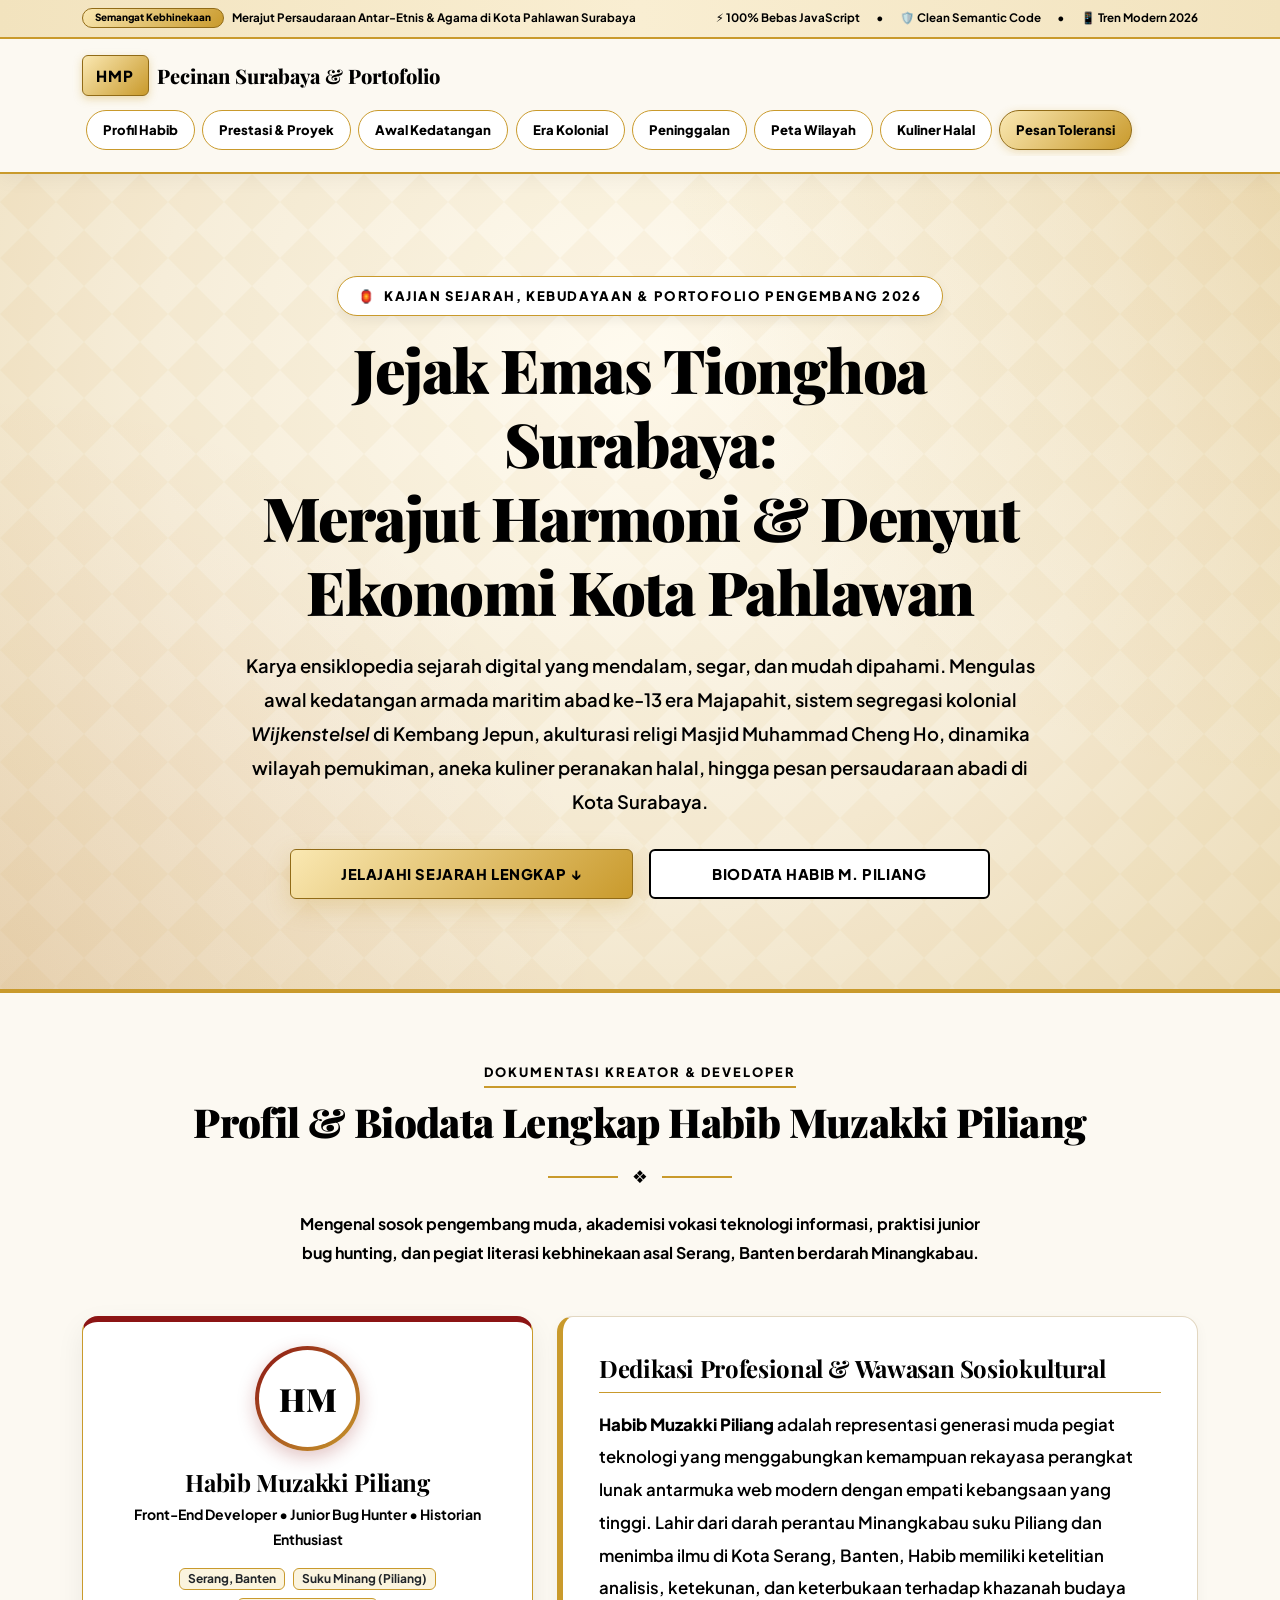
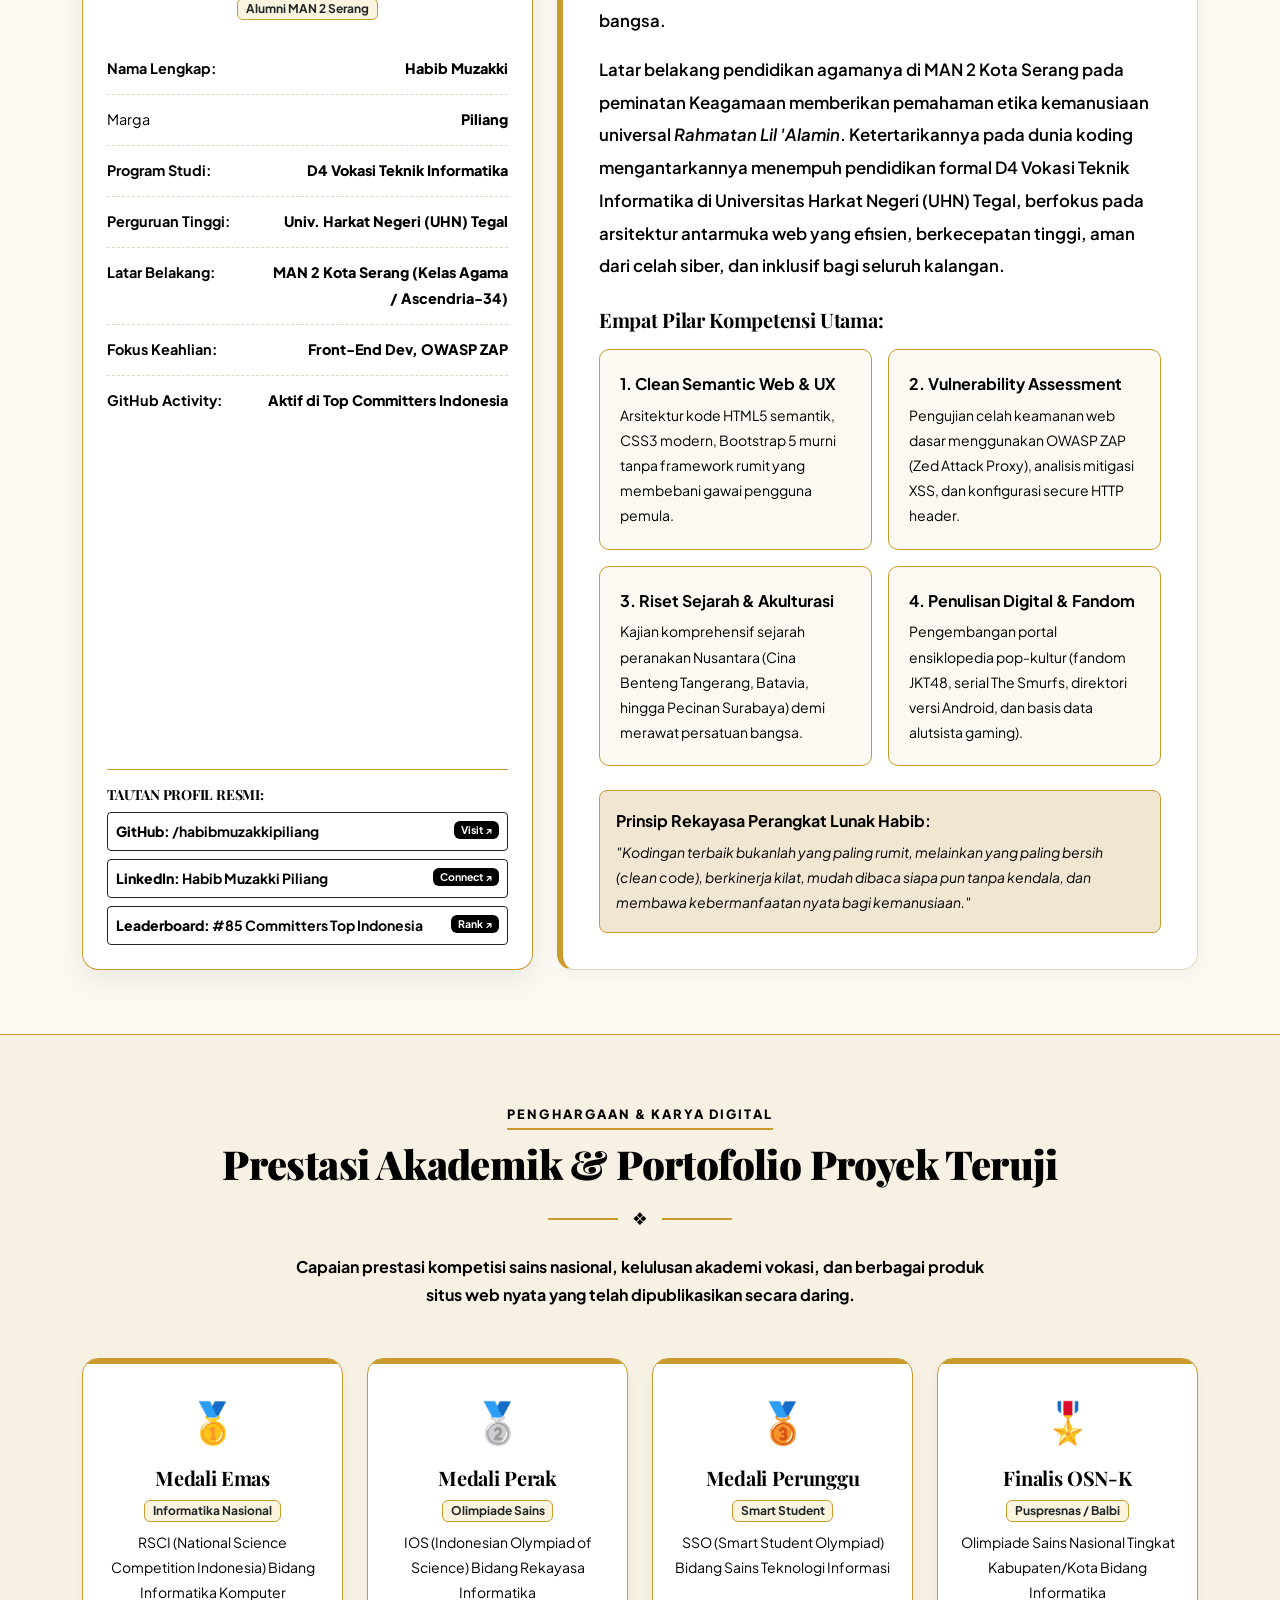
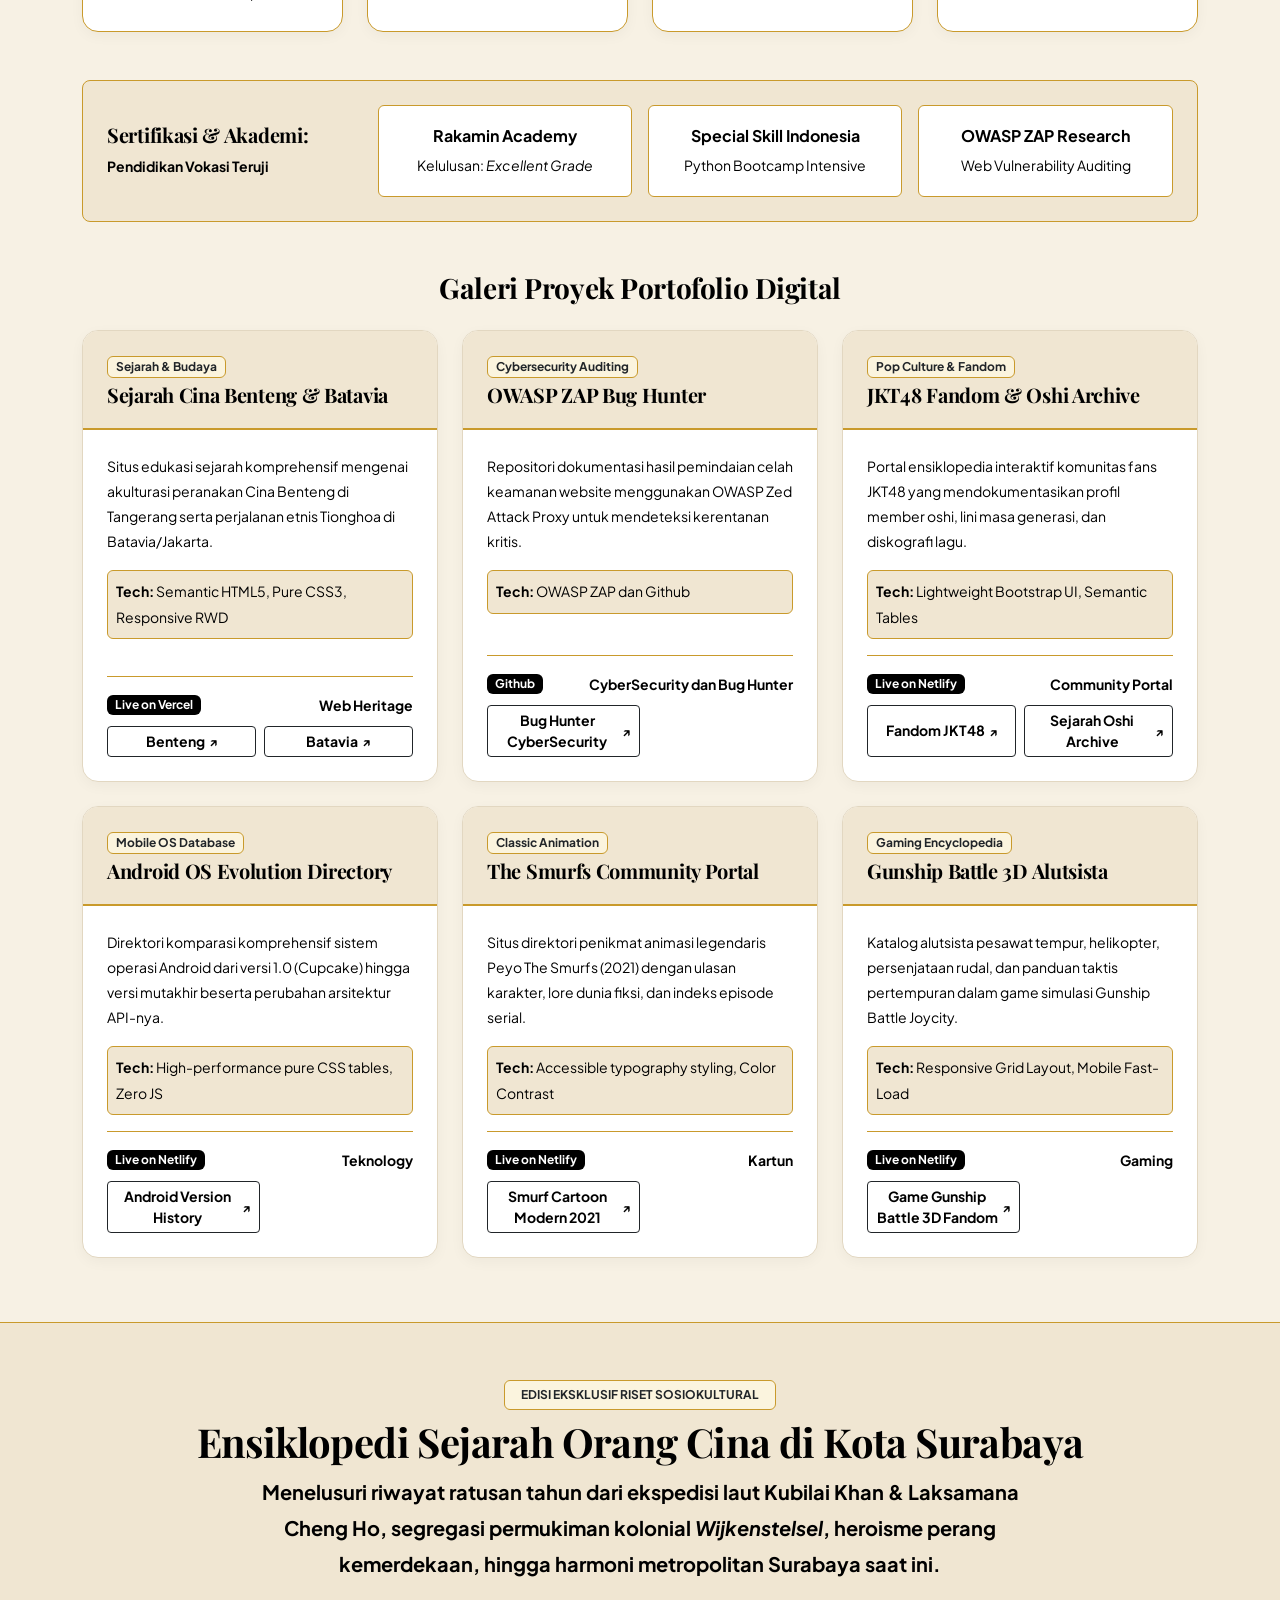
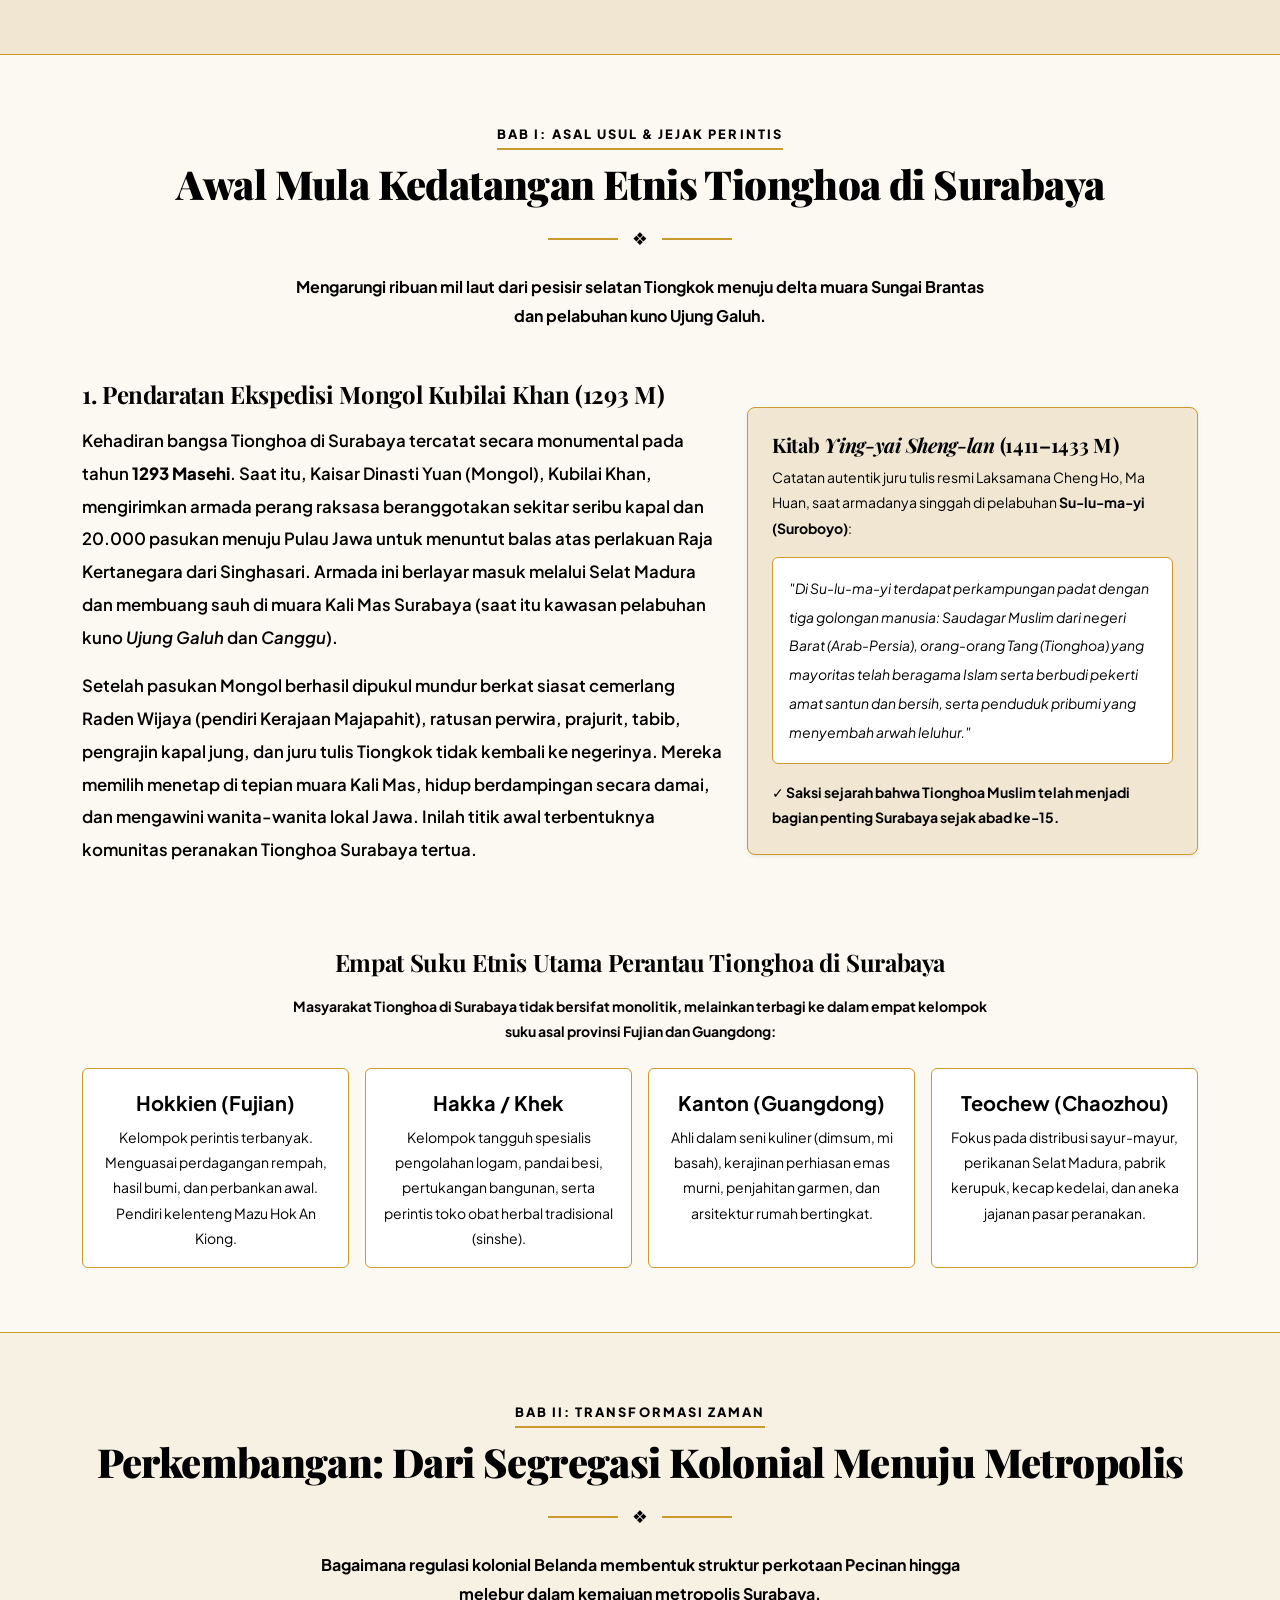
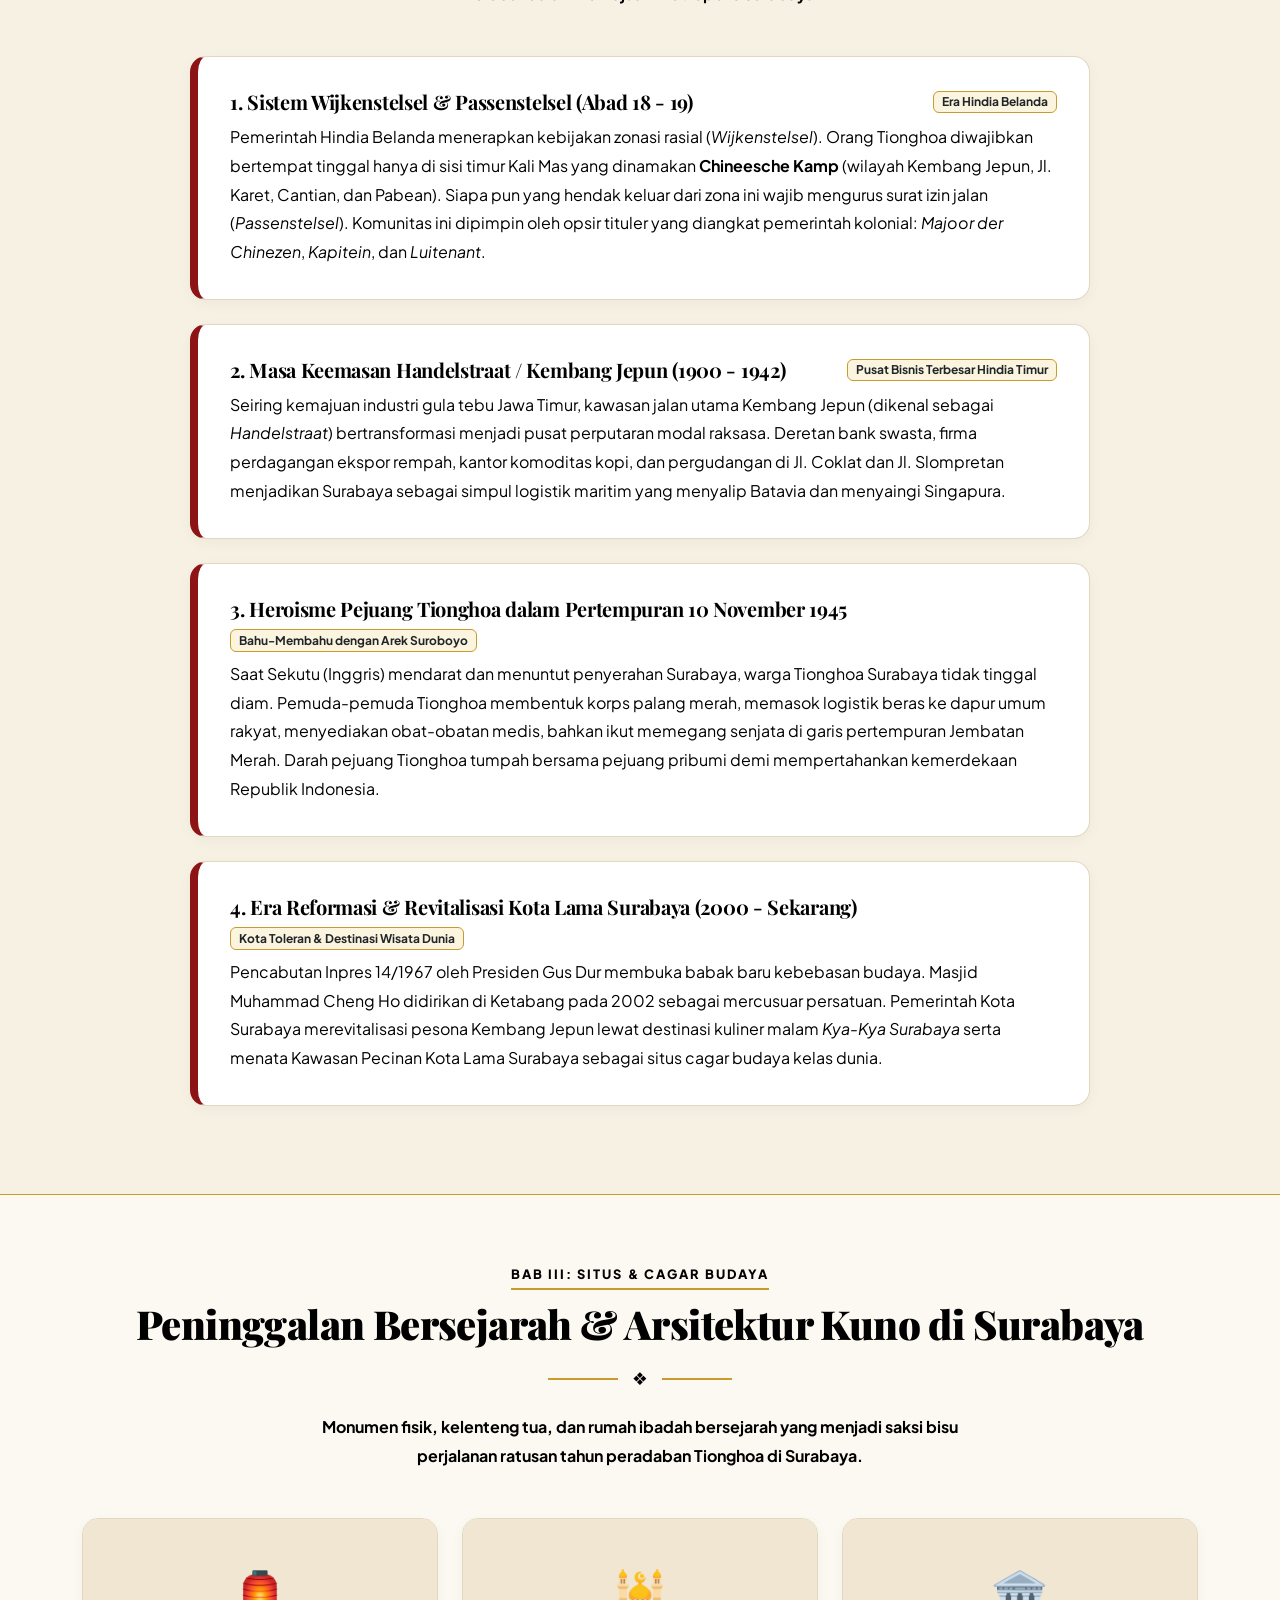
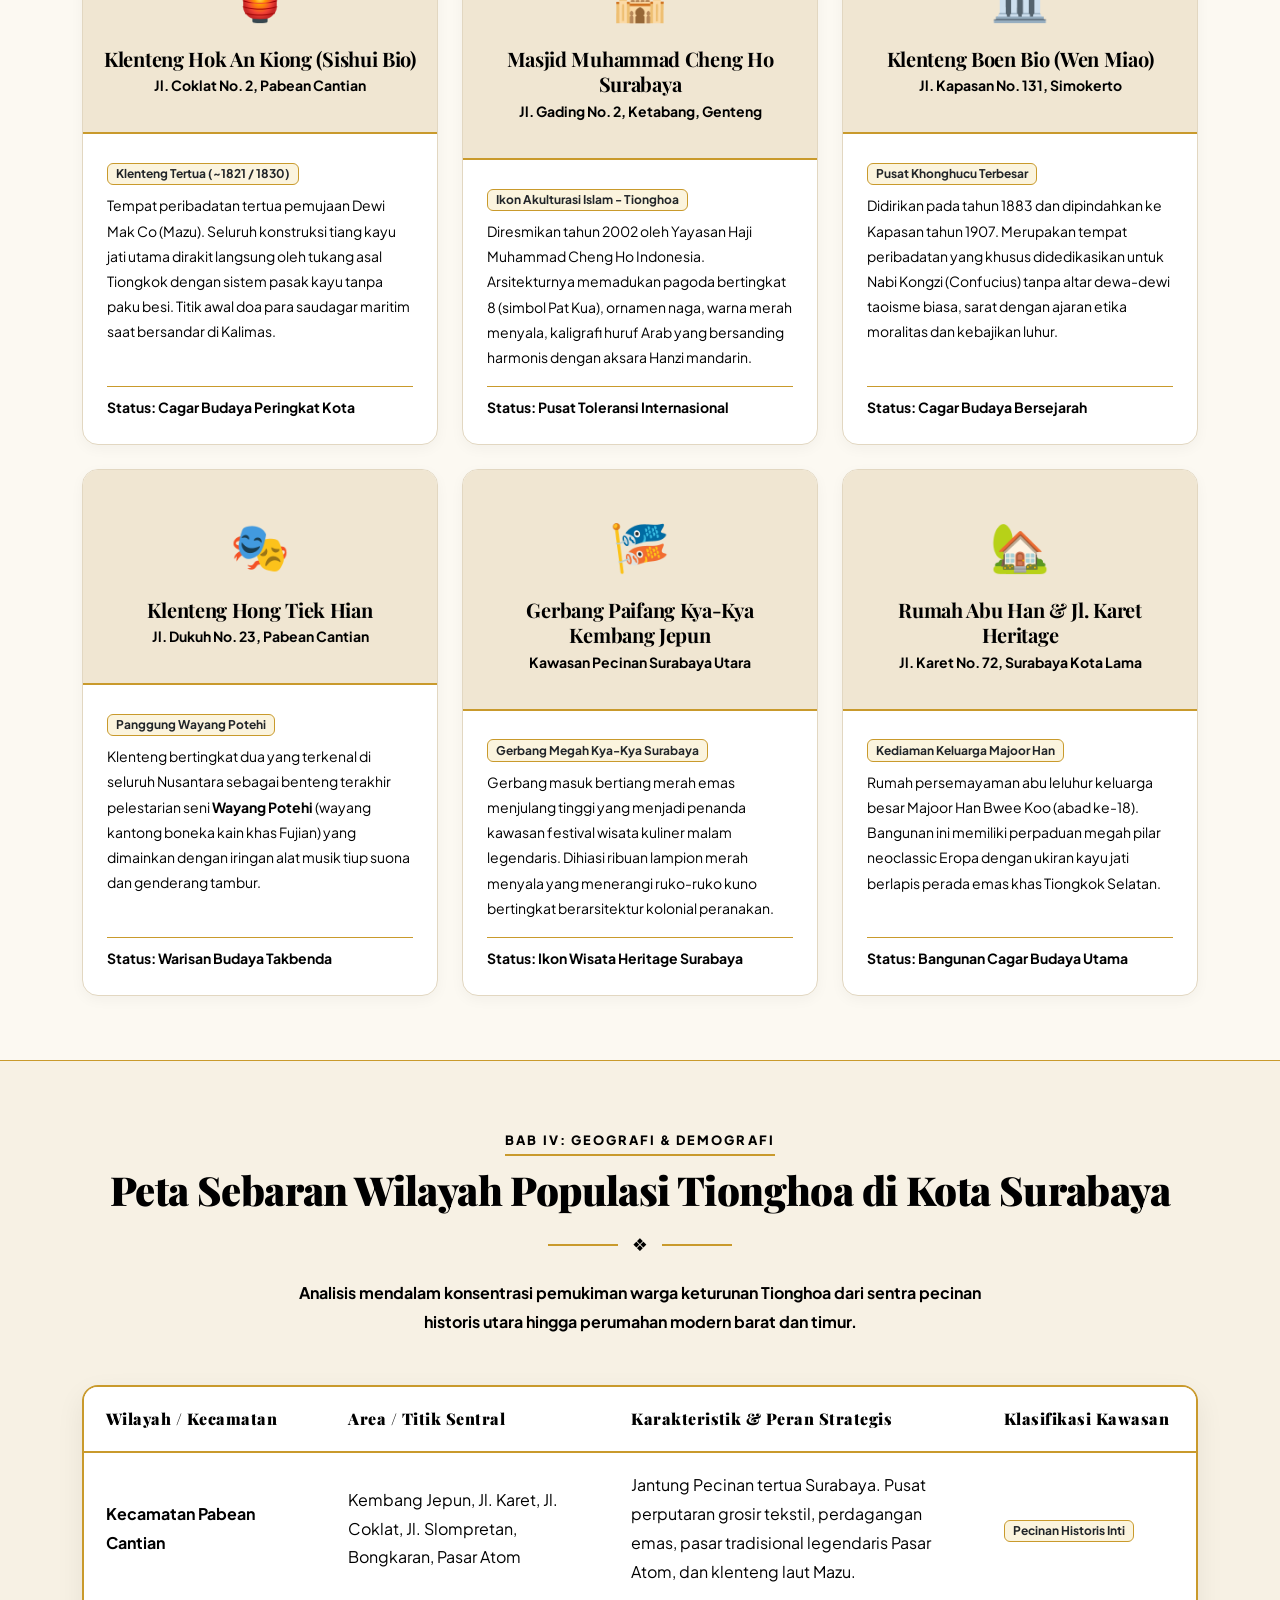
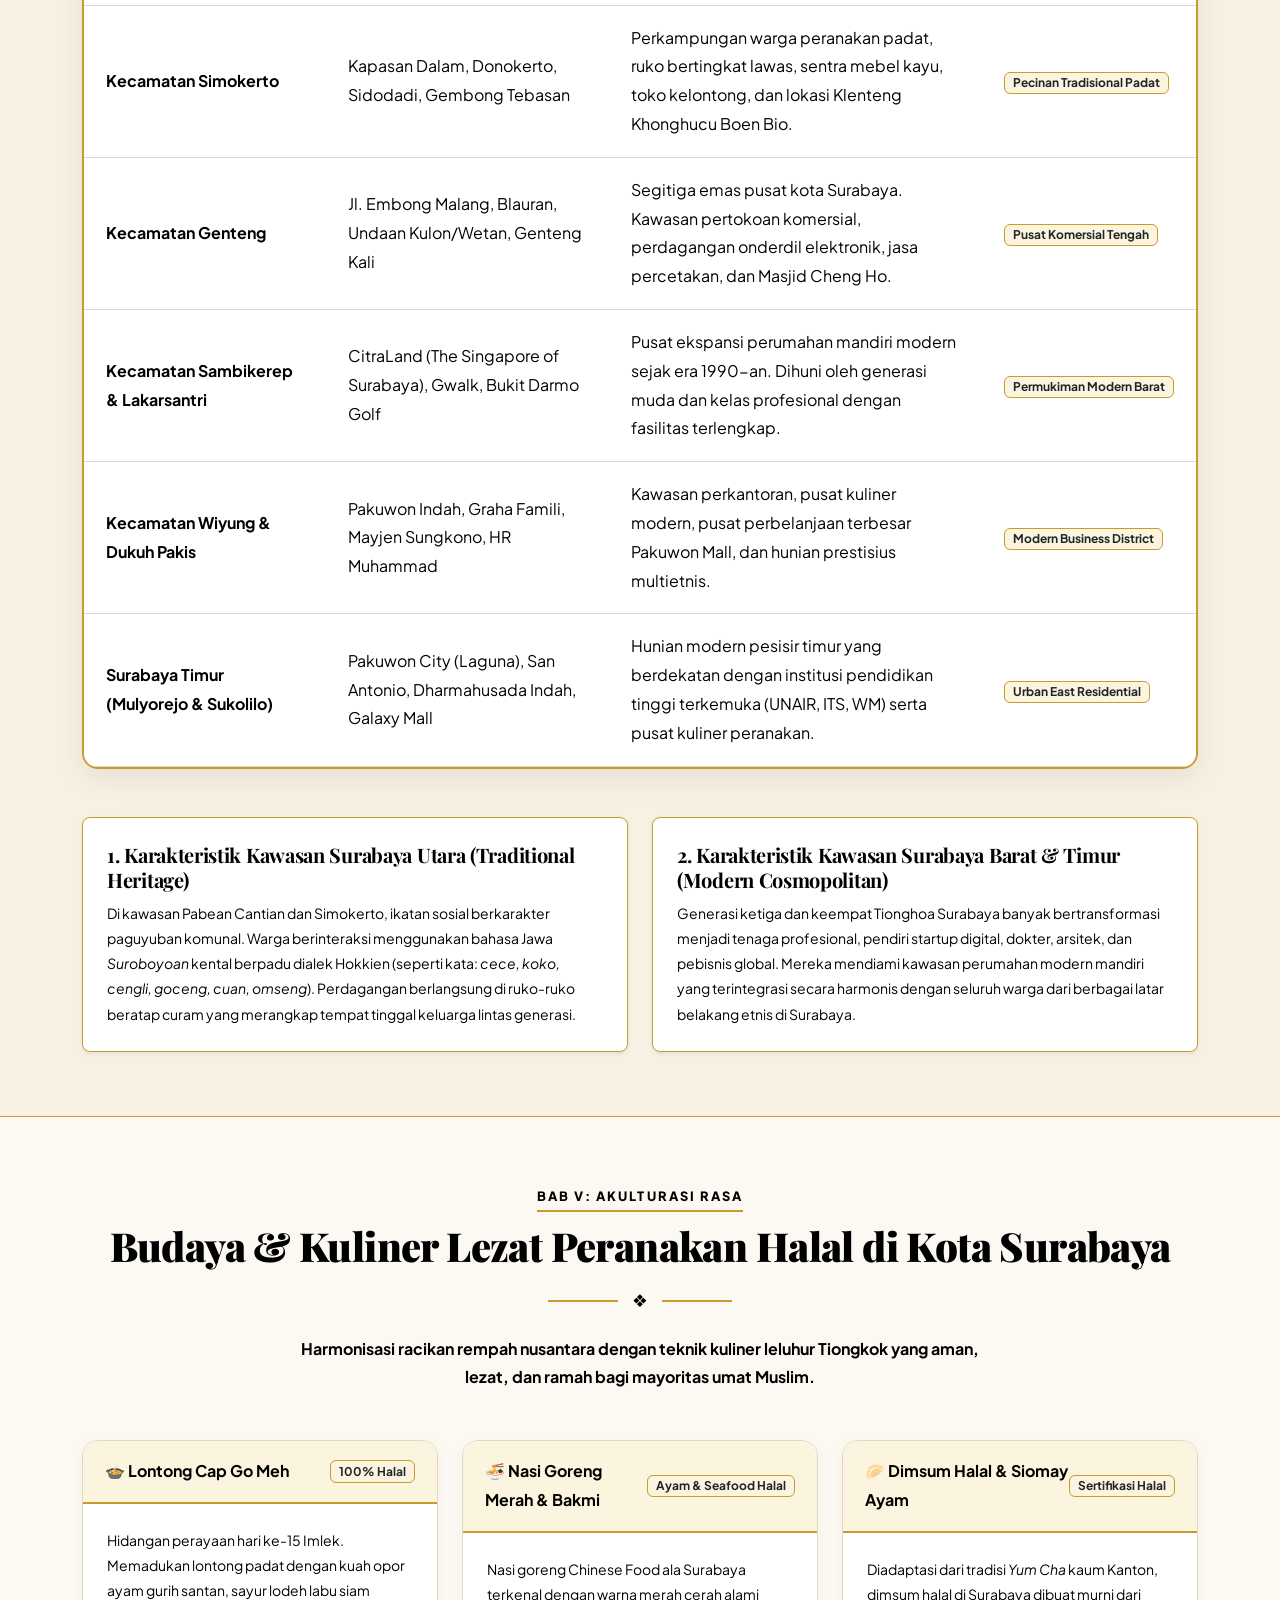
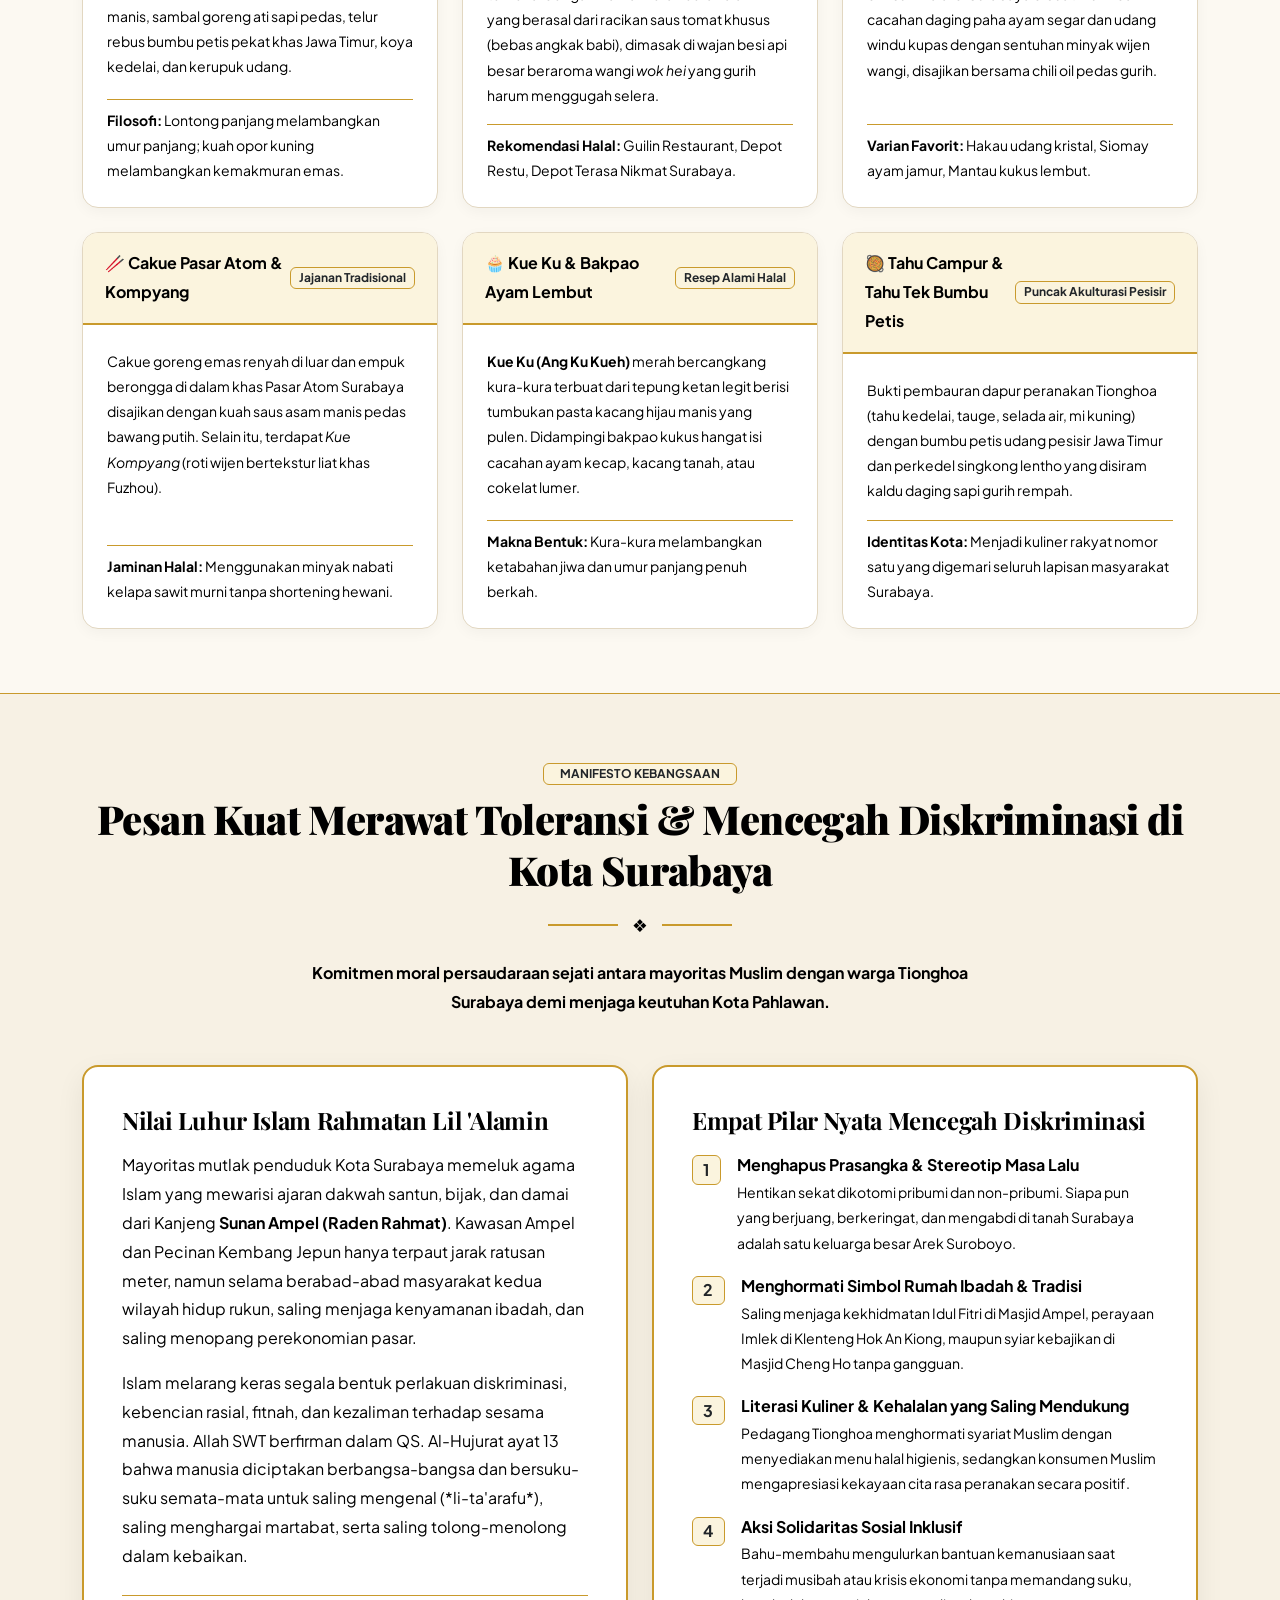
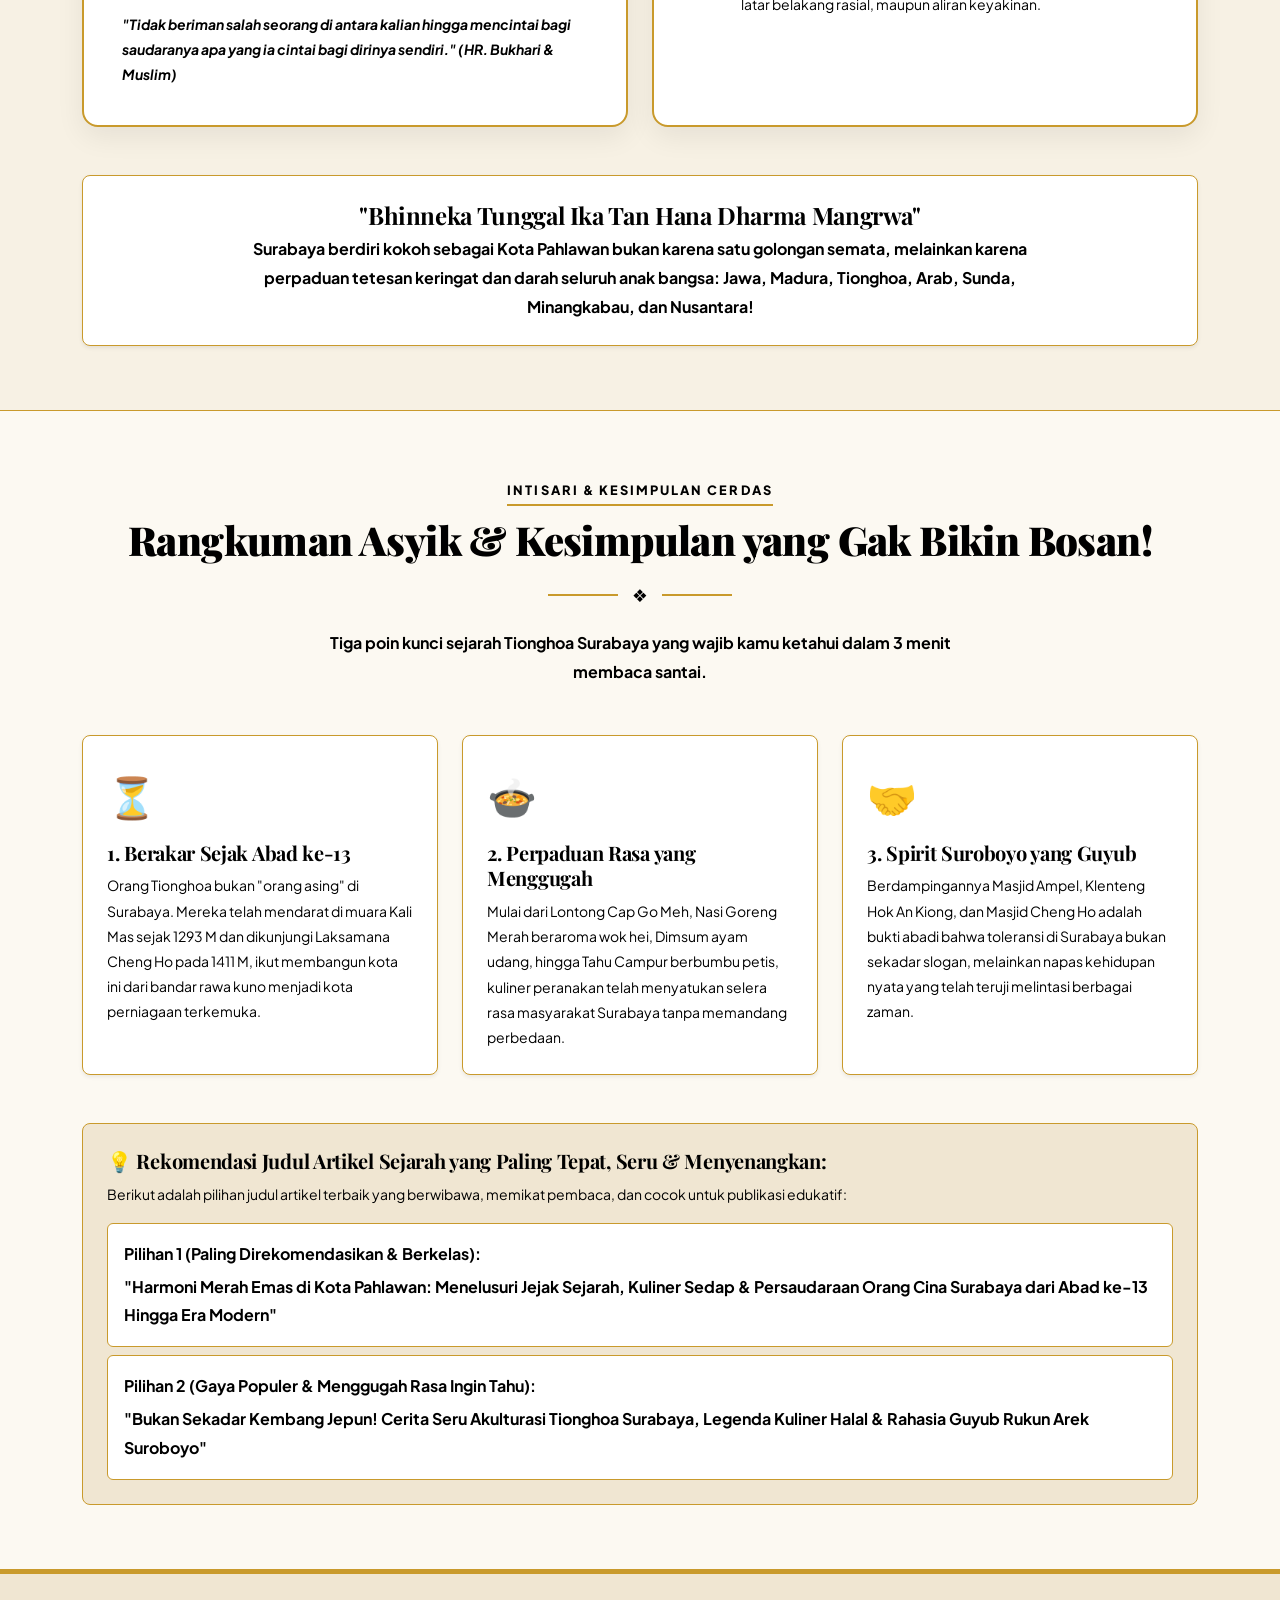
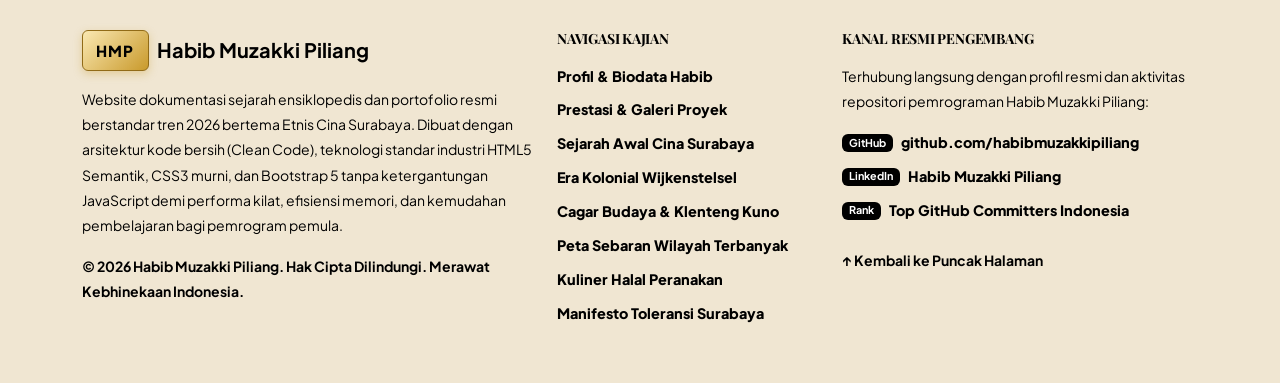
<file: #._BELAJAR_HTML_BARU/Cina_Surabaya/index.html>
<!DOCTYPE html>
<html lang="id">

<head>
  <meta charset="UTF-8">
  <meta name="viewport" content="width=device-width, initial-scale=1.0">

  <!-- ======================================================================
       META SEO FRIENDLY & SOCIAL SHARING (OPEN GRAPH) - TREN 2026
       ====================================================================== -->
  <title>Harmoni Pecinan Surabaya & Portofolio Habib Muzakki Piliang - Sejarah, Budaya & Toleransi Kota Pahlawan</title>
  <meta name="description"
    content="Website Ensiklopedia Sejarah Etnis Tionghoa Surabaya terlengkap, akulturasi budaya peranakan, aneka kuliner halal, peta demografi, pesan toleransi kebhinekaan bersama Portofolio Resmi Habib Muzakki Piliang. Desain Modern 2026 Bertema Oriental Heritage Surabaya dengan Tulisan Hitam Pekat. 100% Bebas JS & Tailwind.">
  <meta name="keywords"
    content="Cina Surabaya, Sejarah Tionghoa Surabaya, Kembang Jepun, Kya Kya Surabaya, Klenteng Hok An Kiong, Masjid Cheng Ho Surabaya, Habib Muzakki Piliang, Portofolio Habib Muzakki Piliang, Kuliner Halal Surabaya, Toleransi Surabaya">
  <meta name="author" content="Habib Muzakki Piliang">
  <meta name="robots" content="index, follow">

  <!-- Open Graph Protocol -->
  <meta property="og:title" content="Harmoni Pecinan Surabaya & Portofolio Habib Muzakki Piliang">
  <meta property="og:description"
    content="Kajian sejarah mendalam kedatangan Tionghoa Surabaya dari abad ke-13, era kolonial Kembang Jepun, cagar budaya, kuliner halal, dan portofolio Habib Muzakki Piliang. Desain Tren 2026 Modern Mewah Tema Cina Surabaya.">
  <meta property="og:type" content="website">
  <meta property="og:locale" content="id_ID">

  <!-- Bootstrap 5.3 CSS Murni (Hanya CSS) -->
  <link rel="stylesheet" href="https://cdn.jsdelivr.net/npm/bootstrap@5.3.3/dist/css/bootstrap.min.css">

  <!-- Google Fonts: Plus Jakarta Sans (Modern Editorial Body) & Playfair Display (Luxury Serif) -->
  <link rel="preconnect" href="https://fonts.googleapis.com">
  <link rel="preconnect" href="https://fonts.gstatic.com" crossorigin>
  <link
    href="https://fonts.googleapis.com/css2?family=Playfair+Display:ital,wght@0,600;0,700;0,800;0,900;1,600&family=Plus+Jakarta+Sans:wght@300;400;500;600;700;800;900&display=swap"
    rel="stylesheet">

  <!-- Custom Modern UI/UX CSS 2026 (Oriental Heritage Surabaya Theme with Pure Black Typography) -->
  <link rel="stylesheet" href="style.css">
</head>

<body id="top">

  <!-- ======================================================================
       1. TOP BAR ANNOUNCEMENT (ORIENTAL GOLD SILK BACKGROUND WITH BLACK TEXT)
       ====================================================================== -->
  <aside class="top-bar-custom py-2 px-2 px-sm-3" aria-label="Informasi Pengumuman">
    <div class="container-fluid container-xl d-flex justify-content-between align-items-center flex-wrap gap-2">
      <div class="d-flex align-items-center gap-2 mx-auto mx-md-0 text-center text-md-start">
        <span class="badge badge-top-pill">Semangat Kebhinekaan</span>
        <span class="small fw-bold">Merajut Persaudaraan Antar-Etnis &amp; Agama di Kota Pahlawan Surabaya</span>
      </div>
      <div class="d-none d-lg-flex align-items-center gap-3 small fw-bold ms-auto">
        <span>⚡ 100% Bebas JavaScript</span>
        <span>•</span>
        <span>🛡️ Clean Semantic Code</span>
        <span>•</span>
        <span>📱 Tren Modern 2026</span>
      </div>
    </div>
  </aside>

  <!-- ======================================================================
       2. NAVBAR STICKY MODERN (PORCELAIN GLASS & ORIENTAL CHIP NAV)
       ====================================================================== -->
  <header class="sticky-top">
    <nav class="navbar main-navbar py-2 py-md-3" aria-label="Navigasi Utama">
      <div
        class="container-fluid container-xl d-flex flex-column flex-lg-row align-items-stretch align-items-lg-center justify-content-between gap-2">

        <!-- Logo & Branding -->
        <div class="d-flex align-items-center justify-content-between w-100 w-lg-auto">
          <a class="d-flex align-items-center gap-2 text-decoration-none" href="#top">
            <span class="brand-badge">HMP</span>
            <span class="brand-title">Pecinan Surabaya <span class="fw-bold">&amp;</span> Portofolio</span>
          </a>
          <span
            class="d-inline-block d-lg-none badge bg-gold-subtle text-dark border border-oriental-gold small fw-bold px-2 py-1">2026</span>
        </div>

        <!-- Menu Navigasi Horisontal Chip (Gesture Swipe Mulus di HP & Tablet) -->
        <nav class="nav-scroll-container w-100 w-lg-auto" aria-label="Menu Pintasan Bagian">
          <a class="nav-chip" href="#profil-habib">Profil Habib</a>
          <a class="nav-chip" href="#prestasi-proyek">Prestasi &amp; Proyek</a>
          <a class="nav-chip" href="#sejarah-awal">Awal Kedatangan</a>
          <a class="nav-chip" href="#era-kolonial">Era Kolonial</a>
          <a class="nav-chip" href="#peninggalan">Peninggalan</a>
          <a class="nav-chip" href="#sebaran-wilayah">Peta Wilayah</a>
          <a class="nav-chip" href="#kuliner-halal">Kuliner Halal</a>
          <a class="nav-chip highlight-chip" href="#toleransi">Pesan Toleransi</a>
        </nav>
      </div>
    </nav>
  </header>

  <!-- ======================================================================
       3. HERO SECTION MEWAH TREN 2026 (WARM PORCELAIN GOLD WITH BLACK TITLE)
       ====================================================================== -->
  <section class="hero-wrapper text-center position-relative overflow-hidden" aria-labelledby="hero-title">
    <div class="hero-pattern-bg" aria-hidden="true"></div>
    <div class="container position-relative z-1">
      <div class="row justify-content-center">
        <div class="col-12 col-md-11 col-lg-10 col-xl-9">

          <div class="mb-2 mb-md-3">
            <span class="hero-pill-badge">
              <span>🏮</span> Kajian Sejarah, Kebudayaan &amp; Portofolio Pengembang 2026
            </span>
          </div>

          <h1 id="hero-title" class="hero-main-title">
            Jejak Emas Tionghoa Surabaya: <br class="d-none d-sm-inline">
            <span>Merajut Harmoni &amp; Denyut Ekonomi Kota Pahlawan</span>
          </h1>

          <p class="hero-description px-2 px-md-3">
            Karya ensiklopedia sejarah digital yang mendalam, segar, dan mudah dipahami. Mengulas awal kedatangan armada
            maritim abad ke-13 era Majapahit, sistem segregasi kolonial <em>Wijkenstelsel</em> di Kembang Jepun,
            akulturasi religi Masjid Muhammad Cheng Ho, dinamika wilayah pemukiman, aneka kuliner peranakan halal,
            hingga pesan persaudaraan abadi di Kota Surabaya.
          </p>

          <div
            class="d-flex flex-column flex-sm-row justify-content-center align-items-center gap-2 gap-sm-3 w-100 max-w-700 mx-auto">
            <a href="#sejarah-awal" class="btn btn-cta-gold text-uppercase w-100 w-sm-auto">
              Jelajahi Sejarah Lengkap ↓
            </a>
            <a href="#profil-habib" class="btn btn-cta-outline-gold text-uppercase w-100 w-sm-auto">
              Biodata Habib M. Piliang
            </a>
          </div>

        </div>
      </div>
    </div>
  </section>

  <!-- ======================================================================
       4. SECTION 1: PROFIL & BIODATA HABIB MUZAKKI PILIANG (SANGAT LENGKAP)
       ====================================================================== -->
  <section id="profil-habib" class="py-5 bg-porcelain border-bottom border-oriental-gold"
    aria-labelledby="section-profil-title">
    <div class="container py-3">

      <!-- Section Header -->
      <div class="text-center mb-5">
        <span class="section-meta-badge">DOKUMENTASI KREATOR &amp; DEVELOPER</span>
        <h2 id="section-profil-title" class="section-headline">Profil &amp; Biodata Lengkap Habib Muzakki Piliang</h2>
        <div class="ornament-divider" aria-hidden="true"><span>❖</span></div>
        <p class="max-w-700 mx-auto fw-bold">
          Mengenal sosok pengembang muda, akademisi vokasi teknologi informasi, praktisi junior bug hunting, dan pegiat
          literasi kebhinekaan asal Serang, Banten berdarah Minangkabau.
        </p>
      </div>

      <div class="row g-4 align-items-stretch">

        <!-- Sidebar Biodata Ringkas & Tautan Resmi -->
        <div class="col-lg-5">
          <div class="profile-card-sticky p-4 h-100 d-flex flex-column justify-content-between">
            <div>
              <div class="text-center mb-4">
                <div class="avatar-halo">
                  <div class="avatar-inner">HM</div>
                </div>
                <h3 class="fw-bold mb-1 fs-4">Habib Muzakki Piliang</h3>
                <p class="fw-bold small mb-3">Front-End Developer • Junior Bug Hunter • Historian Enthusiast</p>

                <div class="d-flex justify-content-center gap-2 flex-wrap mb-2">
                  <span class="badge bg-gold-subtle text-dark border border-oriental-gold px-2 py-1">Serang,
                    Banten</span>
                  <span class="badge bg-gold-subtle text-dark border border-oriental-gold px-2 py-1">Suku Minang
                    (Piliang)</span>
                  <span class="badge bg-gold-subtle text-dark border border-oriental-gold px-2 py-1">Alumni MAN 2
                    Serang</span>
                </div>
              </div>

              <!-- Tabel Biodata List -->
              <div class="biodata-list mb-4">
                <div class="biodata-row">
                  <span class="biodata-label">Nama Lengkap:</span>
                  <span class="biodata-val">Habib Muzakki</span>
                </div>
                <div class="biodata-row">
                  <span class="biodta-label">Marga</span>
                  <span class="biodata-val">Piliang</span>
                </div>
                <div class="biodata-row">
                  <span class="biodata-label">Program Studi:</span>
                  <span class="biodata-val">D4 Vokasi Teknik Informatika</span>
                </div>
                <div class="biodata-row">
                  <span class="biodata-label">Perguruan Tinggi:</span>
                  <span class="biodata-val">Univ. Harkat Negeri (UHN) Tegal</span>
                </div>
                <div class="biodata-row">
                  <span class="biodata-label">Latar Belakang:</span>
                  <span class="biodata-val">MAN 2 Kota Serang (Kelas Agama / Ascendria-34)</span>
                </div>
                <div class="biodata-row">
                  <span class="biodata-label">Fokus Keahlian:</span>
                  <span class="biodata-val">Front-End Dev, OWASP ZAP</span>
                </div>
                <div class="biodata-row">
                  <span class="biodata-label">GitHub Activity:</span>
                  <span class="biodata-val">Aktif di Top Committers Indonesia</span>
                </div>
              </div>
            </div>

            <!-- Tautan Resmi & Profil Luar -->
            <div class="pt-3 border-top border-oriental-gold">
              <h6 class="fw-bold text-uppercase small mb-2">Tautan Profil Resmi:</h6>
              <div class="d-grid gap-2">
                <a href="https://github.com/habibmuzakkipiliang" target="_blank" rel="noopener noreferrer"
                  class="btn btn-outline-dark btn-sm text-start py-2 d-flex align-items-center justify-content-between fw-bold">
                  <span><strong>GitHub:</strong> /habibmuzakkipiliang</span>
                  <span class="badge bg-black text-white">Visit ↗</span>
                </a>
                <a href="https://www.linkedin.com/in/habib-muzakki-piliang-15978b315/" target="_blank"
                  rel="noopener noreferrer"
                  class="btn btn-outline-dark btn-sm text-start py-2 d-flex align-items-center justify-content-between fw-bold">
                  <span><strong>LinkedIn:</strong> Habib Muzakki Piliang</span>
                  <span class="badge bg-black text-white">Connect ↗</span>
                </a>
                <a href="https://committers.top/indonesia" target="_blank" rel="noopener noreferrer"
                  class="btn btn-outline-dark btn-sm text-start py-2 d-flex align-items-center justify-content-between fw-bold">
                  <span><strong>Leaderboard:</strong> #85 Committers Top Indonesia</span>
                  <span class="badge bg-black text-white">Rank ↗</span>
                </a>
              </div>
            </div>

          </div>
        </div>

        <!-- Biografi Detail & Pilar Kompetensi -->
        <div class="col-lg-7">
          <div class="content-card-box h-100 d-flex flex-column justify-content-between">
            <div>
              <h4 class="fw-bold mb-3 pb-2 border-bottom border-oriental-gold">Dedikasi Profesional &amp; Wawasan
                Sosiokultural</h4>

              <p class="editorial-lead">
                <strong>Habib Muzakki Piliang</strong> adalah representasi generasi muda pegiat teknologi yang
                menggabungkan kemampuan rekayasa perangkat lunak antarmuka web modern dengan empati kebangsaan yang
                tinggi. Lahir dari darah perantau Minangkabau suku Piliang dan menimba ilmu di Kota Serang, Banten,
                Habib memiliki ketelitian analisis, ketekunan, dan keterbukaan terhadap khazanah budaya bangsa.
              </p>

              <p class="editorial-lead">
                Latar belakang pendidikan agamanya di MAN 2 Kota Serang pada peminatan Keagamaan memberikan pemahaman
                etika kemanusiaan universal <em>Rahmatan Lil 'Alamin</em>. Ketertarikannya pada dunia koding
                mengantarkannya menempuh pendidikan formal D4 Vokasi Teknik Informatika di Universitas Harkat Negeri
                (UHN) Tegal, berfokus pada arsitektur antarmuka web yang efisien, berkecepatan tinggi, aman dari celah
                siber, dan inklusif bagi seluruh kalangan.
              </p>

              <!-- 4 Pilar Keahlian Teknis -->
              <h5 class="fw-bold mt-4 mb-3">Empat Pilar Kompetensi Utama:</h5>
              <div class="row g-3">
                <div class="col-md-6">
                  <div class="competency-item">
                    <div class="fw-bold mb-1">1. Clean Semantic Web &amp; UX</div>
                    <p class="small mb-0">Arsitektur kode HTML5 semantik, CSS3 modern, Bootstrap 5 murni tanpa framework
                      rumit yang membebani gawai pengguna pemula.</p>
                  </div>
                </div>
                <div class="col-md-6">
                  <div class="competency-item">
                    <div class="fw-bold mb-1">2. Vulnerability Assessment</div>
                    <p class="small mb-0">Pengujian celah keamanan web dasar menggunakan OWASP ZAP (Zed Attack Proxy),
                      analisis mitigasi XSS, dan konfigurasi secure HTTP header.</p>
                  </div>
                </div>
                <div class="col-md-6">
                  <div class="competency-item">
                    <div class="fw-bold mb-1">3. Riset Sejarah &amp; Akulturasi</div>
                    <p class="small mb-0">Kajian komprehensif sejarah peranakan Nusantara (Cina Benteng Tangerang,
                      Batavia, hingga Pecinan Surabaya) demi merawat persatuan bangsa.</p>
                  </div>
                </div>
                <div class="col-md-6">
                  <div class="competency-item">
                    <div class="fw-bold mb-1">4. Penulisan Digital &amp; Fandom</div>
                    <p class="small mb-0">Pengembangan portal ensiklopedia pop-kultur (fandom JKT48, serial The Smurfs,
                      direktori versi Android, dan basis data alutsista gaming).</p>
                  </div>
                </div>
              </div>
            </div>

            <!-- Catatan Filosofi -->
            <div class="p-3 bg-antique-paper border border-oriental-gold rounded-3 mt-4">
              <strong class="d-block mb-1">Prinsip Rekayasa Perangkat Lunak Habib:</strong>
              <span class="d-block small">
                <em>"Kodingan terbaik bukanlah yang paling rumit, melainkan yang paling bersih (clean code), berkinerja
                  kilat, mudah dibaca siapa pun tanpa kendala, dan membawa kebermanfaatan nyata bagi kemanusiaan."</em>
              </span>
            </div>

          </div>
        </div>

      </div>

    </div>
  </section>

  <!-- ======================================================================
       5. SECTION 2: PRESTASI & REKAM JEJAK PORTOFOLIO PROYEK
       ====================================================================== -->
  <section id="prestasi-proyek" class="py-5 bg-silk-warm border-bottom border-oriental-gold"
    aria-labelledby="section-prestasi-title">
    <div class="container py-3">

      <div class="text-center mb-5">
        <span class="section-meta-badge">PENGHARGAAN &amp; KARYA DIGITAL</span>
        <h2 id="section-prestasi-title" class="section-headline">Prestasi Akademik &amp; Portofolio Proyek Teruji</h2>
        <div class="ornament-divider" aria-hidden="true"><span>❖</span></div>
        <p class="max-w-700 mx-auto fw-bold">
          Capaian prestasi kompetisi sains nasional, kelulusan akademi vokasi, dan berbagai produk situs web nyata yang
          telah dipublikasikan secara daring.
        </p>
      </div>

      <!-- 4 Kartu Medali Prestasi (Oriental Porcelain Theme) -->
      <div class="row g-4 mb-5">
        <div class="col-sm-6 col-lg-3">
          <div class="medal-card-luxury h-100">
            <div class="fs-1 mb-2">🥇</div>
            <h4 class="fw-bold mb-1 fs-5">Medali Emas</h4>
            <div class="badge bg-gold-subtle text-dark border border-oriental-gold fw-bold mb-2">Informatika Nasional
            </div>
            <p class="small mb-0">RSCI (National Science Competition Indonesia) Bidang Informatika Komputer</p>
          </div>
        </div>
        <div class="col-sm-6 col-lg-3">
          <div class="medal-card-luxury h-100">
            <div class="fs-1 mb-2">🥈</div>
            <h4 class="fw-bold mb-1 fs-5">Medali Perak</h4>
            <div class="badge bg-gold-subtle text-dark border border-oriental-gold fw-bold mb-2">Olimpiade Sains</div>
            <p class="small mb-0">IOS (Indonesian Olympiad of Science) Bidang Rekayasa Informatika</p>
          </div>
        </div>
        <div class="col-sm-6 col-lg-3">
          <div class="medal-card-luxury h-100">
            <div class="fs-1 mb-2">🥉</div>
            <h4 class="fw-bold mb-1 fs-5">Medali Perunggu</h4>
            <div class="badge bg-gold-subtle text-dark border border-oriental-gold fw-bold mb-2">Smart Student</div>
            <p class="small mb-0">SSO (Smart Student Olympiad) Bidang Sains Teknologi Informasi</p>
          </div>
        </div>
        <div class="col-sm-6 col-lg-3">
          <div class="medal-card-luxury h-100">
            <div class="fs-1 mb-2">🎖️</div>
            <h4 class="fw-bold mb-1 fs-5">Finalis OSN-K</h4>
            <div class="badge bg-gold-subtle text-dark border border-oriental-gold fw-bold mb-2">Puspresnas / Balbi
            </div>
            <p class="small mb-0">Olimpiade Sains Nasional Tingkat Kabupaten/Kota Bidang Informatika</p>
          </div>
        </div>
      </div>

      <!-- Sertifikasi & Pelatihan Vokasi -->
      <div class="p-4 bg-antique-paper border border-oriental-gold rounded-3 mb-5">
        <div class="row align-items-center g-3">
          <div class="col-lg-3 text-center text-lg-start">
            <h5 class="fw-bold mb-1">Sertifikasi &amp; Akademi:</h5>
            <span class="small fw-bold">Pendidikan Vokasi Teruji</span>
          </div>
          <div class="col-lg-9">
            <div class="row g-3">
              <div class="col-md-4">
                <div class="p-3 bg-white rounded border border-oriental-gold text-center h-100">
                  <span class="fw-bold d-block">Rakamin Academy</span>
                  <small>Kelulusan: <em>Excellent Grade</em></small>
                </div>
              </div>
              <div class="col-md-4">
                <div class="p-3 bg-white rounded border border-oriental-gold text-center h-100">
                  <span class="fw-bold d-block">Special Skill Indonesia</span>
                  <small>Python Bootcamp Intensive</small>
                </div>
              </div>
              <div class="col-md-4">
                <div class="p-3 bg-white rounded border border-oriental-gold text-center h-100">
                  <span class="fw-bold d-block">OWASP ZAP Research</span>
                  <small>Web Vulnerability Auditing</small>
                </div>
              </div>
            </div>
          </div>
        </div>
      </div>

      <!-- 6 Proyek Portofolio Nyata -->
      <h3 class="fw-bold text-center mb-4">Galeri Proyek Portofolio Digital</h3>
      <div class="row g-4">

        <!-- Proyek 1: Sejarah Cina Benteng Tangerang & Batavia -->
        <div class="col-md-6 col-lg-4">
          <article class="project-card-interactive h-100">
            <div class="project-card-header">
              <span class="badge bg-gold-subtle text-dark border border-oriental-gold fw-bold mb-1">Sejarah &amp;
                Budaya</span>
              <h5 class="fw-bold mb-0">Sejarah Cina Benteng &amp; Batavia</h5>
            </div>
            <div class="p-4 d-flex flex-column justify-content-between flex-grow-1">
              <div>
                <p class="small mb-3">
                  Situs edukasi sejarah komprehensif mengenai akulturasi peranakan Cina Benteng di Tangerang serta
                  perjalanan etnis Tionghoa di Batavia/Jakarta.
                </p>
                <div class="p-2 bg-antique-paper border border-oriental-gold rounded small mb-3">
                  <strong>Tech:</strong> Semantic HTML5, Pure CSS3, Responsive RWD
                </div>
              </div>

              <!-- Footer Kartu: Status & Tombol Link Live Demo -->
              <div class="border-top border-oriental-gold pt-3">
                <div class="d-flex justify-content-between align-items-center mb-2">
                  <span class="badge bg-black text-white px-2 py-1">Live on Vercel</span>
                  <span class="small fw-bold">Web Heritage</span>
                </div>
                <div class="d-flex gap-2">
                  <a href="https://sejarah-cina-benteng-tangerang.vercel.app/" target="_blank" rel="noopener noreferrer"
                    class="btn btn-sm btn-outline-dark w-50 fw-bold d-inline-flex align-items-center justify-content-center gap-1">
                    <span>Benteng</span>
                    <small>↗</small>
                  </a>
                  <a href="https://sejarah-cina-jakarta-indonesia.vercel.app/" target="_blank" rel="noopener noreferrer"
                    class="btn btn-sm btn-outline-dark w-50 fw-bold d-inline-flex align-items-center justify-content-center gap-1">
                    <span>Batavia</span>
                    <small>↗</small>
                  </a>
                </div>
              </div>
            </div>
          </article>
        </div>

        <!-- Proyek 2 -->
        <div class="col-md-6 col-lg-4">
          <article class="project-card-interactive h-100">
            <div class="project-card-header">
              <span class="badge bg-gold-subtle text-dark border border-oriental-gold fw-bold mb-1">Cybersecurity
                Auditing</span>
              <h5 class="fw-bold mb-0">OWASP ZAP Bug Hunter</h5>
            </div>
            <div class="p-4 d-flex flex-column justify-content-between flex-grow-1">
              <div>
                <p class="small mb-3">
                  Repositori dokumentasi hasil pemindaian celah keamanan website menggunakan OWASP Zed Attack Proxy
                  untuk mendeteksi kerentanan kritis.
                </p>
                <div class="p-2 bg-antique-paper border border-oriental-gold rounded small mb-3">
                  <strong>Tech:</strong> OWASP ZAP dan Github
                </div>
              </div>
              <!-- Footer Kartu: Status & Tombol Link Live Demo -->
              <div class="border-top border-oriental-gold pt-3">
                <div class="d-flex justify-content-between align-items-center mb-2">
                  <span class="badge bg-black text-white px-2 py-1">Github</span>
                  <span class="small fw-bold">CyberSecurity dan Bug Hunter</span>
                </div>
                <div class="d-flex gap-2">
                  <a href="https://github.com/habibmuzakkipiliang/Laporan_OWASP_ZAP_CyberSecurity_Hacker_Hacking_Bug_Hunter_Bug_Bounty"
                    target="_blank" rel="noopener noreferrer"
                    class="btn btn-sm btn-outline-dark w-50 fw-bold d-inline-flex align-items-center justify-content-center gap-1">
                    <span>Bug Hunter CyberSecurity</span>
                    <small>↗</small>
                  </a>
                </div>
              </div>
            </div>
          </article>
        </div>

        <!-- Proyek 3: JKT48 Fandom & Oshi Archive -->
        <div class="col-md-6 col-lg-4">
          <article class="project-card-interactive h-100">
            <div class="project-card-header">
              <span class="badge bg-gold-subtle text-dark border border-oriental-gold fw-bold mb-1">Pop Culture &amp;
                Fandom</span>
              <h5 class="fw-bold mb-0">JKT48 Fandom &amp; Oshi Archive</h5>
            </div>
            <div class="p-4 d-flex flex-column justify-content-between flex-grow-1">
              <div>
                <p class="small mb-3">
                  Portal ensiklopedia interaktif komunitas fans JKT48 yang mendokumentasikan profil member oshi, lini
                  masa generasi, dan diskografi lagu.
                </p>
                <div class="p-2 bg-antique-paper border border-oriental-gold rounded small mb-3">
                  <strong>Tech:</strong> Lightweight Bootstrap UI, Semantic Tables
                </div>
              </div>

              <!-- Footer Kartu: Status & Tombol Link Live Demo -->
              <div class="border-top border-oriental-gold pt-3">
                <div class="d-flex justify-content-between align-items-center mb-2">
                  <span class="badge bg-black text-white px-2 py-1">Live on Netlify</span>
                  <span class="small fw-bold">Community Portal</span>
                </div>
                <div class="d-flex gap-2">
                  <a href="https://website-portofolio-fans-jkt48.netlify.app/" target="_blank" rel="noopener noreferrer"
                    class="btn btn-sm btn-outline-dark w-50 fw-bold d-inline-flex align-items-center justify-content-center gap-1">
                    <span>Fandom JKT48</span>
                    <small>↗</small>
                  </a>
                  <a href="https://website-portofolio-jkt48-oshi-wota.netlify.app/" target="_blank"
                    rel="noopener noreferrer"
                    class="btn btn-sm btn-outline-dark w-50 fw-bold d-inline-flex align-items-center justify-content-center gap-1">
                    <span>Sejarah Oshi Archive</span>
                    <small>↗</small>
                  </a>
                </div>
              </div>
            </div>
          </article>
        </div>

        <!-- Proyek 4 -->
        <div class="col-md-6 col-lg-4">
          <article class="project-card-interactive h-100">
            <div class="project-card-header">
              <span class="badge bg-gold-subtle text-dark border border-oriental-gold fw-bold mb-1">Mobile OS
                Database</span>
              <h5 class="fw-bold mb-0">Android OS Evolution Directory</h5>
            </div>
            <div class="p-4 d-flex flex-column justify-content-between flex-grow-1">
              <div>
                <p class="small mb-3">
                  Direktori komparasi komprehensif sistem operasi Android dari versi 1.0 (Cupcake) hingga versi mutakhir
                  beserta perubahan arsitektur API-nya.
                </p>
                <div class="p-2 bg-antique-paper border border-oriental-gold rounded small mb-3">
                  <strong>Tech:</strong> High-performance pure CSS tables, Zero JS
                </div>
              </div>
              <!-- Footer Kartu: Status & Tombol Link Live Demo -->
              <div class="border-top border-oriental-gold pt-3">
                <div class="d-flex justify-content-between align-items-center mb-2">
                  <span class="badge bg-black text-white px-2 py-1">Live on Netlify</span>
                  <span class="small fw-bold">Teknology</span>
                </div>
                <div class="d-flex gap-2">
                  <a href="https://daftar-versi-android-teknologi-hp.vercel.app/" target="_blank"
                    rel="noopener noreferrer"
                    class="btn btn-sm btn-outline-dark w-50 fw-bold d-inline-flex align-items-center justify-content-center gap-1">
                    <span>Android Version History</span>
                    <small>↗</small>
                  </a>
                </div>
              </div>
            </div>
          </article>
        </div>

        <!-- Proyek 5 -->
        <div class="col-md-6 col-lg-4">
          <article class="project-card-interactive h-100">
            <div class="project-card-header">
              <span class="badge bg-gold-subtle text-dark border border-oriental-gold fw-bold mb-1">Classic
                Animation</span>
              <h5 class="fw-bold mb-0">The Smurfs Community Portal</h5>
            </div>
            <div class="p-4 d-flex flex-column justify-content-between flex-grow-1">
              <div>
                <p class="small mb-3">
                  Situs direktori penikmat animasi legendaris Peyo The Smurfs (2021) dengan ulasan karakter, lore dunia
                  fiksi, dan indeks episode serial.
                </p>
                <div class="p-2 bg-antique-paper border border-oriental-gold rounded small mb-3">
                  <strong>Tech:</strong> Accessible typography styling, Color Contrast
                </div>
              </div>
              <!-- Footer Kartu: Status & Tombol Link Live Demo -->
              <div class="border-top border-oriental-gold pt-3">
                <div class="d-flex justify-content-between align-items-center mb-2">
                  <span class="badge bg-black text-white px-2 py-1">Live on Netlify</span>
                  <span class="small fw-bold">Kartun</span>
                </div>
                <div class="d-flex gap-2">
                  <a href="https://website-fandom-the-smurfs-2021.netlify.app/" target="_blank"
                    rel="noopener noreferrer"
                    class="btn btn-sm btn-outline-dark w-50 fw-bold d-inline-flex align-items-center justify-content-center gap-1">
                    <span>Smurf Cartoon Modern 2021</span>
                    <small>↗</small>
                  </a>
                </div>
              </div>

            </div>
          </article>
        </div>

        <!-- Proyek 6 -->
        <div class="col-md-6 col-lg-4">
          <article class="project-card-interactive h-100">
            <div class="project-card-header">
              <span class="badge bg-gold-subtle text-dark border border-oriental-gold fw-bold mb-1">Gaming
                Encyclopedia</span>
              <h5 class="fw-bold mb-0">Gunship Battle 3D Alutsista</h5>
            </div>
            <div class="p-4 d-flex flex-column justify-content-between flex-grow-1">
              <div>
                <p class="small mb-3">
                  Katalog alutsista pesawat tempur, helikopter, persenjataan rudal, dan panduan taktis pertempuran dalam
                  game simulasi Gunship Battle Joycity.
                </p>
                <div class="p-2 bg-antique-paper border border-oriental-gold rounded small mb-3">
                  <strong>Tech:</strong> Responsive Grid Layout, Mobile Fast-Load
                </div>
              </div>
              <!-- Footer Kartu: Status & Tombol Link Live Demo -->
              <div class="border-top border-oriental-gold pt-3">
                <div class="d-flex justify-content-between align-items-center mb-2">
                  <span class="badge bg-black text-white px-2 py-1">Live on Netlify</span>
                  <span class="small fw-bold">Gaming</span>
                </div>
                <div class="d-flex gap-2">
                  <a href="https://website-fandom-gunship-battle-3d.netlify.app/" target="_blank"
                    rel="noopener noreferrer"
                    class="btn btn-sm btn-outline-dark w-50 fw-bold d-inline-flex align-items-center justify-content-center gap-1">
                    <span>Game Gunship Battle 3D Fandom</span>
                    <small>↗</small>
                  </a>
                </div>
              </div>
            </div>
          </article>
        </div>

      </div>

    </div>
  </section>

  <!-- ======================================================================
       PENGANTAR BAB SEJARAH CINA SURABAYA (ORIENTAL WARM BACKGROUND)
       ====================================================================== -->
  <div class="py-5 bg-antique-paper border-bottom border-oriental-gold text-center">
    <div class="container py-2">
      <span
        class="badge bg-gold-subtle text-dark border border-oriental-gold fw-bold px-3 py-2 text-uppercase mb-2">Edisi
        Eksklusif Riset Sosiokultural</span>
      <h2 class="display-6 fw-bold">Ensiklopedi Sejarah Orang Cina di Kota Surabaya</h2>
      <p class="lead max-w-800 mx-auto fw-bold">
        Menelusuri riwayat ratusan tahun dari ekspedisi laut Kubilai Khan &amp; Laksamana Cheng Ho, segregasi permukiman
        kolonial <em>Wijkenstelsel</em>, heroisme perang kemerdekaan, hingga harmoni metropolitan Surabaya saat ini.
      </p>
    </div>
  </div>

  <!-- ======================================================================
       6. SECTION 3: SEJARAH AWAL KEDATANGAN ORANG CINA DI SURABAYA
       ====================================================================== -->
  <section id="sejarah-awal" class="py-5 bg-porcelain border-bottom border-oriental-gold"
    aria-labelledby="section-awal-title">
    <div class="container py-3">

      <div class="text-center mb-5">
        <span class="section-meta-badge">BAB I: ASAL USUL &amp; JEJAK PERINTIS</span>
        <h2 id="section-awal-title" class="section-headline">Awal Mula Kedatangan Etnis Tionghoa di Surabaya</h2>
        <div class="ornament-divider" aria-hidden="true"><span>❖</span></div>
        <p class="max-w-700 mx-auto fw-bold">
          Mengarungi ribuan mil laut dari pesisir selatan Tiongkok menuju delta muara Sungai Brantas dan pelabuhan kuno
          Ujung Galuh.
        </p>
      </div>

      <div class="row g-4 align-items-center mb-5">
        <div class="col-lg-7">
          <h4 class="fw-bold mb-3">1. Pendaratan Ekspedisi Mongol Kubilai Khan (1293 M)</h4>
          <p class="editorial-lead">
            Kehadiran bangsa Tionghoa di Surabaya tercatat secara monumental pada tahun <strong>1293 Masehi</strong>.
            Saat itu, Kaisar Dinasti Yuan (Mongol), Kubilai Khan, mengirimkan armada perang raksasa beranggotakan
            sekitar seribu kapal dan 20.000 pasukan menuju Pulau Jawa untuk menuntut balas atas perlakuan Raja
            Kertanegara dari Singhasari. Armada ini berlayar masuk melalui Selat Madura dan membuang sauh di muara Kali
            Mas Surabaya (saat itu kawasan pelabuhan kuno <em>Ujung Galuh</em> dan <em>Canggu</em>).
          </p>
          <p class="editorial-lead">
            Setelah pasukan Mongol berhasil dipukul mundur berkat siasat cemerlang Raden Wijaya (pendiri Kerajaan
            Majapahit), ratusan perwira, prajurit, tabib, pengrajin kapal jung, dan juru tulis Tiongkok tidak kembali ke
            negerinya. Mereka memilih menetap di tepian muara Kali Mas, hidup berdampingan secara damai, dan mengawini
            wanita-wanita lokal Jawa. Inilah titik awal terbentuknya komunitas peranakan Tionghoa Surabaya tertua.
          </p>
        </div>

        <div class="col-lg-5">
          <div class="p-4 bg-antique-paper rounded-3 border border-oriental-gold shadow-sm">
            <h5 class="fw-bold mb-2">Kitab <em>Ying-yai Sheng-lan</em> (1411–1433 M)</h5>
            <p class="small mb-3">
              Catatan autentik juru tulis resmi Laksamana Cheng Ho, Ma Huan, saat armadanya singgah di pelabuhan
              <strong>Su-lu-ma-yi (Suroboyo)</strong>:
            </p>
            <div class="p-3 bg-white border border-oriental-gold rounded">
              <em class="small">
                "Di Su-lu-ma-yi terdapat perkampungan padat dengan tiga golongan manusia: Saudagar Muslim dari negeri
                Barat (Arab-Persia), orang-orang Tang (Tionghoa) yang mayoritas telah beragama Islam serta berbudi
                pekerti amat santun dan bersih, serta penduduk pribumi yang menyembah arwah leluhur."
              </em>
            </div>
            <div class="mt-3 small fw-bold">
              ✓ Saksi sejarah bahwa Tionghoa Muslim telah menjadi bagian penting Surabaya sejak abad ke-15.
            </div>
          </div>
        </div>
      </div>

      <!-- 4 Suku Dialek Utama -->
      <div class="mt-4 pt-3">
        <h4 class="fw-bold text-center mb-3">Empat Suku Etnis Utama Perantau Tionghoa di Surabaya</h4>
        <p class="text-center small mb-4 max-w-700 mx-auto fw-bold">
          Masyarakat Tionghoa di Surabaya tidak bersifat monolitik, melainkan terbagi ke dalam empat kelompok suku asal
          provinsi Fujian dan Guangdong:
        </p>

        <div class="row g-3">
          <div class="col-md-3 col-sm-6">
            <div class="p-3 bg-white rounded border border-oriental-gold h-100 text-center">
              <div class="fw-bold fs-5 mb-1">Hokkien (Fujian)</div>
              <p class="small mb-0">Kelompok perintis terbanyak. Menguasai perdagangan rempah, hasil bumi, dan perbankan
                awal. Pendiri kelenteng Mazu Hok An Kiong.</p>
            </div>
          </div>
          <div class="col-md-3 col-sm-6">
            <div class="p-3 bg-white rounded border border-oriental-gold h-100 text-center">
              <div class="fw-bold fs-5 mb-1">Hakka / Khek</div>
              <p class="small mb-0">Kelompok tangguh spesialis pengolahan logam, pandai besi, pertukangan bangunan,
                serta perintis toko obat herbal tradisional (sinshe).</p>
            </div>
          </div>
          <div class="col-md-3 col-sm-6">
            <div class="p-3 bg-white rounded border border-oriental-gold h-100 text-center">
              <div class="fw-bold fs-5 mb-1">Kanton (Guangdong)</div>
              <p class="small mb-0">Ahli dalam seni kuliner (dimsum, mi basah), kerajinan perhiasan emas murni,
                penjahitan garmen, dan arsitektur rumah bertingkat.</p>
            </div>
          </div>
          <div class="col-md-3 col-sm-6">
            <div class="p-3 bg-white rounded border border-oriental-gold h-100 text-center">
              <div class="fw-bold fs-5 mb-1">Teochew (Chaozhou)</div>
              <p class="small mb-0">Fokus pada distribusi sayur-mayur, perikanan Selat Madura, pabrik kerupuk, kecap
                kedelai, dan aneka jajanan pasar peranakan.</p>
            </div>
          </div>
        </div>

      </div>

    </div>
  </section>

  <!-- ======================================================================
       7. SECTION 4: PERKEMBANGAN ERA KOLONIAL HINGGA MODERN
       ====================================================================== -->
  <section id="era-kolonial" class="py-5 bg-silk-warm border-bottom border-oriental-gold"
    aria-labelledby="section-kolonial-title">
    <div class="container py-3">

      <div class="text-center mb-5">
        <span class="section-meta-badge">BAB II: TRANSFORMASI ZAMAN</span>
        <h2 id="section-kolonial-title" class="section-headline">Perkembangan: Dari Segregasi Kolonial Menuju Metropolis
        </h2>
        <div class="ornament-divider" aria-hidden="true"><span>❖</span></div>
        <p class="max-w-700 mx-auto fw-bold">
          Bagaimana regulasi kolonial Belanda membentuk struktur perkotaan Pecinan hingga melebur dalam kemajuan
          metropolis Surabaya.
        </p>
      </div>

      <!-- 4 Langkah Timeline Sejarah (Luxury Steps Oriental) -->
      <div class="timeline-wrapper max-w-900 mx-auto">

        <!-- Fase 1 -->
        <div class="timeline-step-luxury">
          <div class="d-flex justify-content-between align-items-center mb-2 flex-wrap gap-2">
            <h5 class="fw-bold mb-0">1. Sistem Wijkenstelsel &amp; Passenstelsel (Abad 18 - 19)</h5>
            <span class="badge bg-gold-subtle text-dark border border-oriental-gold">Era Hindia Belanda</span>
          </div>
          <p class="mb-0 leading-relaxed">
            Pemerintah Hindia Belanda menerapkan kebijakan zonasi rasial (<em>Wijkenstelsel</em>). Orang Tionghoa
            diwajibkan bertempat tinggal hanya di sisi timur Kali Mas yang dinamakan <strong>Chineesche Kamp</strong>
            (wilayah Kembang Jepun, Jl. Karet, Cantian, dan Pabean). Siapa pun yang hendak keluar dari zona ini wajib
            mengurus surat izin jalan (<em>Passenstelsel</em>). Komunitas ini dipimpin oleh opsir tituler yang diangkat
            pemerintah kolonial: <em>Majoor der Chinezen</em>, <em>Kapitein</em>, dan <em>Luitenant</em>.
          </p>
        </div>

        <!-- Fase 2 -->
        <div class="timeline-step-luxury">
          <div class="d-flex justify-content-between align-items-center mb-2 flex-wrap gap-2">
            <h5 class="fw-bold mb-0">2. Masa Keemasan Handelstraat / Kembang Jepun (1900 - 1942)</h5>
            <span class="badge bg-gold-subtle text-dark border border-oriental-gold">Pusat Bisnis Terbesar Hindia
              Timur</span>
          </div>
          <p class="mb-0 leading-relaxed">
            Seiring kemajuan industri gula tebu Jawa Timur, kawasan jalan utama Kembang Jepun (dikenal sebagai
            <em>Handelstraat</em>) bertransformasi menjadi pusat perputaran modal raksasa. Deretan bank swasta, firma
            perdagangan ekspor rempah, kantor komoditas kopi, dan pergudangan di Jl. Coklat dan Jl. Slompretan
            menjadikan Surabaya sebagai simpul logistik maritim yang menyalip Batavia dan menyaingi Singapura.
          </p>
        </div>

        <!-- Fase 3 -->
        <div class="timeline-step-luxury">
          <div class="d-flex justify-content-between align-items-center mb-2 flex-wrap gap-2">
            <h5 class="fw-bold mb-0">3. Heroisme Pejuang Tionghoa dalam Pertempuran 10 November 1945</h5>
            <span class="badge bg-gold-subtle text-dark border border-oriental-gold">Bahu-Membahu dengan Arek
              Suroboyo</span>
          </div>
          <p class="mb-0 leading-relaxed">
            Saat Sekutu (Inggris) mendarat dan menuntut penyerahan Surabaya, warga Tionghoa Surabaya tidak tinggal diam.
            Pemuda-pemuda Tionghoa membentuk korps palang merah, memasok logistik beras ke dapur umum rakyat,
            menyediakan obat-obatan medis, bahkan ikut memegang senjata di garis pertempuran Jembatan Merah. Darah
            pejuang Tionghoa tumpah bersama pejuang pribumi demi mempertahankan kemerdekaan Republik Indonesia.
          </p>
        </div>

        <!-- Fase 4 -->
        <div class="timeline-step-luxury">
          <div class="d-flex justify-content-between align-items-center mb-2 flex-wrap gap-2">
            <h5 class="fw-bold mb-0">4. Era Reformasi &amp; Revitalisasi Kota Lama Surabaya (2000 - Sekarang)</h5>
            <span class="badge bg-gold-subtle text-dark border border-oriental-gold">Kota Toleran &amp; Destinasi Wisata
              Dunia</span>
          </div>
          <p class="mb-0 leading-relaxed">
            Pencabutan Inpres 14/1967 oleh Presiden Gus Dur membuka babak baru kebebasan budaya. Masjid Muhammad Cheng
            Ho didirikan di Ketabang pada 2002 sebagai mercusuar persatuan. Pemerintah Kota Surabaya merevitalisasi
            pesona Kembang Jepun lewat destinasi kuliner malam <em>Kya-Kya Surabaya</em> serta menata Kawasan Pecinan
            Kota Lama Surabaya sebagai situs cagar budaya kelas dunia.
          </p>
        </div>

      </div>

    </div>
  </section>

  <!-- ======================================================================
       8. SECTION 5: SITUS & PENINGGALAN CAGAR BUDAYA BERSEJARAH
       ====================================================================== -->
  <section id="peninggalan" class="py-5 bg-porcelain border-bottom border-oriental-gold"
    aria-labelledby="section-peninggalan-title">
    <div class="container py-3">

      <div class="text-center mb-5">
        <span class="section-meta-badge">BAB III: SITUS &amp; CAGAR BUDAYA</span>
        <h2 id="section-peninggalan-title" class="section-headline">Peninggalan Bersejarah &amp; Arsitektur Kuno di
          Surabaya</h2>
        <div class="ornament-divider" aria-hidden="true"><span>❖</span></div>
        <p class="max-w-700 mx-auto fw-bold">
          Monumen fisik, kelenteng tua, dan rumah ibadah bersejarah yang menjadi saksi bisu perjalanan ratusan tahun
          peradaban Tionghoa di Surabaya.
        </p>
      </div>

      <div class="row g-4">

        <!-- Situs 1 -->
        <div class="col-md-6 col-lg-4">
          <div class="heritage-luxury-box">
            <div class="heritage-visual-top">
              <span class="heritage-emoji-icon">🏮</span>
              <h5 class="fw-bold mb-0">Klenteng Hok An Kiong (Sishui Bio)</h5>
              <small class="fw-bold">Jl. Coklat No. 2, Pabean Cantian</small>
            </div>
            <div class="p-4 flex-grow-1 d-flex flex-column justify-content-between">
              <div>
                <span class="badge bg-gold-subtle text-dark border border-oriental-gold mb-2">Klenteng Tertua (~1821 /
                  1830)</span>
                <p class="small leading-relaxed mb-0">
                  Tempat peribadatan tertua pemujaan Dewi Mak Co (Mazu). Seluruh konstruksi tiang kayu jati utama
                  dirakit langsung oleh tukang asal Tiongkok dengan sistem pasak kayu tanpa paku besi. Titik awal doa
                  para saudagar maritim saat bersandar di Kalimas.
                </p>
              </div>
              <div class="border-top border-oriental-gold pt-2 mt-3 small fw-bold">
                Status: Cagar Budaya Peringkat Kota
              </div>
            </div>
          </div>
        </div>

        <!-- Situs 2 -->
        <div class="col-md-6 col-lg-4">
          <div class="heritage-luxury-box">
            <div class="heritage-visual-top">
              <span class="heritage-emoji-icon">🕌</span>
              <h5 class="fw-bold mb-0">Masjid Muhammad Cheng Ho Surabaya</h5>
              <small class="fw-bold">Jl. Gading No. 2, Ketabang, Genteng</small>
            </div>
            <div class="p-4 flex-grow-1 d-flex flex-column justify-content-between">
              <div>
                <span class="badge bg-gold-subtle text-dark border border-oriental-gold mb-2">Ikon Akulturasi Islam -
                  Tionghoa</span>
                <p class="small leading-relaxed mb-0">
                  Diresmikan tahun 2002 oleh Yayasan Haji Muhammad Cheng Ho Indonesia. Arsitekturnya memadukan pagoda
                  bertingkat 8 (simbol Pat Kua), ornamen naga, warna merah menyala, kaligrafi huruf Arab yang bersanding
                  harmonis dengan aksara Hanzi mandarin.
                </p>
              </div>
              <div class="border-top border-oriental-gold pt-2 mt-3 small fw-bold">
                Status: Pusat Toleransi Internasional
              </div>
            </div>
          </div>
        </div>

        <!-- Situs 3 -->
        <div class="col-md-6 col-lg-4">
          <div class="heritage-luxury-box">
            <div class="heritage-visual-top">
              <span class="heritage-emoji-icon">🏛️</span>
              <h5 class="fw-bold mb-0">Klenteng Boen Bio (Wen Miao)</h5>
              <small class="fw-bold">Jl. Kapasan No. 131, Simokerto</small>
            </div>
            <div class="p-4 flex-grow-1 d-flex flex-column justify-content-between">
              <div>
                <span class="badge bg-gold-subtle text-dark border border-oriental-gold mb-2">Pusat Khonghucu
                  Terbesar</span>
                <p class="small leading-relaxed mb-0">
                  Didirikan pada tahun 1883 dan dipindahkan ke Kapasan tahun 1907. Merupakan tempat peribadatan yang
                  khusus didedikasikan untuk Nabi Kongzi (Confucius) tanpa altar dewa-dewi taoisme biasa, sarat dengan
                  ajaran etika moralitas dan kebajikan luhur.
                </p>
              </div>
              <div class="border-top border-oriental-gold pt-2 mt-3 small fw-bold">
                Status: Cagar Budaya Bersejarah
              </div>
            </div>
          </div>
        </div>

        <!-- Situs 4 -->
        <div class="col-md-6 col-lg-4">
          <div class="heritage-luxury-box">
            <div class="heritage-visual-top">
              <span class="heritage-emoji-icon">🎭</span>
              <h5 class="fw-bold mb-0">Klenteng Hong Tiek Hian</h5>
              <small class="fw-bold">Jl. Dukuh No. 23, Pabean Cantian</small>
            </div>
            <div class="p-4 flex-grow-1 d-flex flex-column justify-content-between">
              <div>
                <span class="badge bg-gold-subtle text-dark border border-oriental-gold mb-2">Panggung Wayang
                  Potehi</span>
                <p class="small leading-relaxed mb-0">
                  Klenteng bertingkat dua yang terkenal di seluruh Nusantara sebagai benteng terakhir pelestarian seni
                  <strong>Wayang Potehi</strong> (wayang kantong boneka kain khas Fujian) yang dimainkan dengan iringan
                  alat musik tiup suona dan genderang tambur.
                </p>
              </div>
              <div class="border-top border-oriental-gold pt-2 mt-3 small fw-bold">
                Status: Warisan Budaya Takbenda
              </div>
            </div>
          </div>
        </div>

        <!-- Situs 5 -->
        <div class="col-md-6 col-lg-4">
          <div class="heritage-luxury-box">
            <div class="heritage-visual-top">
              <span class="heritage-emoji-icon">🎏</span>
              <h5 class="fw-bold mb-0">Gerbang Paifang Kya-Kya Kembang Jepun</h5>
              <small class="fw-bold">Kawasan Pecinan Surabaya Utara</small>
            </div>
            <div class="p-4 flex-grow-1 d-flex flex-column justify-content-between">
              <div>
                <span class="badge bg-gold-subtle text-dark border border-oriental-gold mb-2">Gerbang Megah Kya-Kya
                  Surabaya</span>
                <p class="small leading-relaxed mb-0">
                  Gerbang masuk bertiang merah emas menjulang tinggi yang menjadi penanda kawasan festival wisata
                  kuliner malam legendaris. Dihiasi ribuan lampion merah menyala yang menerangi ruko-ruko kuno
                  bertingkat berarsitektur kolonial peranakan.
                </p>
              </div>
              <div class="border-top border-oriental-gold pt-2 mt-3 small fw-bold">
                Status: Ikon Wisata Heritage Surabaya
              </div>
            </div>
          </div>
        </div>

        <!-- Situs 6 -->
        <div class="col-md-6 col-lg-4">
          <div class="heritage-luxury-box">
            <div class="heritage-visual-top">
              <span class="heritage-emoji-icon">🏡</span>
              <h5 class="fw-bold mb-0">Rumah Abu Han &amp; Jl. Karet Heritage</h5>
              <small class="fw-bold">Jl. Karet No. 72, Surabaya Kota Lama</small>
            </div>
            <div class="p-4 flex-grow-1 d-flex flex-column justify-content-between">
              <div>
                <span class="badge bg-gold-subtle text-dark border border-oriental-gold mb-2">Kediaman Keluarga Majoor
                  Han</span>
                <p class="small leading-relaxed mb-0">
                  Rumah persemayaman abu leluhur keluarga besar Majoor Han Bwee Koo (abad ke-18). Bangunan ini memiliki
                  perpaduan megah pilar neoclassic Eropa dengan ukiran kayu jati berlapis perada emas khas Tiongkok
                  Selatan.
                </p>
              </div>
              <div class="border-top border-oriental-gold pt-2 mt-3 small fw-bold">
                Status: Bangunan Cagar Budaya Utama
              </div>
            </div>
          </div>
        </div>

      </div>

    </div>
  </section>

  <!-- ======================================================================
       9. SECTION 6: PETA SEBARAN WILAYAH POPULASI TIONGHOA TERBANYAK
       ====================================================================== -->
  <section id="sebaran-wilayah" class="py-5 bg-silk-warm border-bottom border-oriental-gold"
    aria-labelledby="section-wilayah-title">
    <div class="container py-3">

      <div class="text-center mb-5">
        <span class="section-meta-badge">BAB IV: GEOGRAFI &amp; DEMOGRAFI</span>
        <h2 id="section-wilayah-title" class="section-headline">Peta Sebaran Wilayah Populasi Tionghoa di Kota Surabaya
        </h2>
        <div class="ornament-divider" aria-hidden="true"><span>❖</span></div>
        <p class="max-w-700 mx-auto fw-bold">
          Analisis mendalam konsentrasi pemukiman warga keturunan Tionghoa dari sentra pecinan historis utara hingga
          perumahan modern barat dan timur.
        </p>
      </div>

      <!-- TAMPILAN 1: Tabel Desktop & Tablet (Layar Lebar d-none d-md-block) -->
      <div class="d-none d-md-block">
        <div class="table-responsive custom-demographic-table mb-4">
          <table class="table align-middle mb-0">
            <thead>
              <tr>
                <th scope="col" style="width: 22%;">Wilayah / Kecamatan</th>
                <th scope="col" style="width: 26%;">Area / Titik Sentral</th>
                <th scope="col" style="width: 34%;">Karakteristik &amp; Peran Strategis</th>
                <th scope="col" style="width: 18%;">Klasifikasi Kawasan</th>
              </tr>
            </thead>
            <tbody>
              <tr>
                <td class="fw-bold">Kecamatan Pabean Cantian</td>
                <td>Kembang Jepun, Jl. Karet, Jl. Coklat, Jl. Slompretan, Bongkaran, Pasar Atom</td>
                <td>Jantung Pecinan tertua Surabaya. Pusat perputaran grosir tekstil, perdagangan emas, pasar
                  tradisional
                  legendaris Pasar Atom, dan klenteng laut Mazu.</td>
                <td><span class="badge bg-gold-subtle text-dark border border-oriental-gold px-2 py-1">Pecinan Historis
                    Inti</span></td>
              </tr>
              <tr>
                <td class="fw-bold">Kecamatan Simokerto</td>
                <td>Kapasan Dalam, Donokerto, Sidodadi, Gembong Tebasan</td>
                <td>Perkampungan warga peranakan padat, ruko bertingkat lawas, sentra mebel kayu, toko kelontong, dan
                  lokasi Klenteng Khonghucu Boen Bio.</td>
                <td><span class="badge bg-gold-subtle text-dark border border-oriental-gold px-2 py-1">Pecinan
                    Tradisional Padat</span></td>
              </tr>
              <tr>
                <td class="fw-bold">Kecamatan Genteng</td>
                <td>Jl. Embong Malang, Blauran, Undaan Kulon/Wetan, Genteng Kali</td>
                <td>Segitiga emas pusat kota Surabaya. Kawasan pertokoan komersial, perdagangan onderdil elektronik,
                  jasa
                  percetakan, dan Masjid Cheng Ho.</td>
                <td><span class="badge bg-gold-subtle text-dark border border-oriental-gold px-2 py-1">Pusat Komersial
                    Tengah</span></td>
              </tr>
              <tr>
                <td class="fw-bold">Kecamatan Sambikerep &amp; Lakarsantri</td>
                <td>CitraLand (The Singapore of Surabaya), Gwalk, Bukit Darmo Golf</td>
                <td>Pusat ekspansi perumahan mandiri modern sejak era 1990-an. Dihuni oleh generasi muda dan kelas
                  profesional dengan fasilitas terlengkap.</td>
                <td><span class="badge bg-gold-subtle text-dark border border-oriental-gold px-2 py-1">Permukiman Modern
                    Barat</span></td>
              </tr>
              <tr>
                <td class="fw-bold">Kecamatan Wiyung &amp; Dukuh Pakis</td>
                <td>Pakuwon Indah, Graha Famili, Mayjen Sungkono, HR Muhammad</td>
                <td>Kawasan perkantoran, pusat kuliner modern, pusat perbelanjaan terbesar Pakuwon Mall, dan hunian
                  prestisius multietnis.</td>
                <td><span class="badge bg-gold-subtle text-dark border border-oriental-gold px-2 py-1">Modern Business
                    District</span></td>
              </tr>
              <tr>
                <td class="fw-bold">Surabaya Timur (Mulyorejo &amp; Sukolilo)</td>
                <td>Pakuwon City (Laguna), San Antonio, Dharmahusada Indah, Galaxy Mall</td>
                <td>Hunian modern pesisir timur yang berdekatan dengan institusi pendidikan tinggi terkemuka (UNAIR,
                  ITS,
                  WM) serta pusat kuliner peranakan.</td>
                <td><span class="badge bg-gold-subtle text-dark border border-oriental-gold px-2 py-1">Urban East
                    Residential</span></td>
              </tr>
            </tbody>
          </table>
        </div>
      </div>

      <!-- TAMPILAN 2: Card Stack Responsif untuk Smartphone (Layar Kecil d-block d-md-none) -->
      <div class="d-block d-md-none mb-4">
        <div class="row g-3">

          <!-- Card Wilayah 1 -->
          <div class="col-12">
            <div class="mobile-region-card p-3">
              <div
                class="d-flex justify-content-between align-items-center mb-2 pb-2 border-bottom border-oriental-gold">
                <h5 class="fw-bold mb-0 fs-6">Kecamatan Pabean Cantian</h5>
                <span class="badge bg-gold-subtle text-dark border border-oriental-gold">Pecinan Historis Inti</span>
              </div>
              <div class="mobile-card-row mb-2">
                <span class="mobile-card-label">Titik Sentral / Area:</span>
                <span class="mobile-card-val">Kembang Jepun, Jl. Karet, Jl. Coklat, Jl. Slompretan, Bongkaran, Pasar
                  Atom</span>
              </div>
              <div class="mobile-card-row">
                <span class="mobile-card-label">Karakteristik &amp; Peran:</span>
                <span class="mobile-card-val">Jantung Pecinan tertua Surabaya. Pusat perputaran grosir tekstil,
                  perdagangan emas, pasar tradisional legendaris Pasar Atom, dan klenteng laut Mazu.</span>
              </div>
            </div>
          </div>

          <!-- Card Wilayah 2 -->
          <div class="col-12">
            <div class="mobile-region-card p-3">
              <div
                class="d-flex justify-content-between align-items-center mb-2 pb-2 border-bottom border-oriental-gold">
                <h5 class="fw-bold mb-0 fs-6">Kecamatan Simokerto</h5>
                <span class="badge bg-gold-subtle text-dark border border-oriental-gold">Pecinan Tradisional
                  Padat</span>
              </div>
              <div class="mobile-card-row mb-2">
                <span class="mobile-card-label">Titik Sentral / Area:</span>
                <span class="mobile-card-val">Kapasan Dalam, Donokerto, Sidodadi, Gembong Tebasan</span>
              </div>
              <div class="mobile-card-row">
                <span class="mobile-card-label">Karakteristik &amp; Peran:</span>
                <span class="mobile-card-val">Perkampungan warga peranakan padat, ruko bertingkat lawas, sentra mebel
                  kayu, toko kelontong, dan lokasi Klenteng Khonghucu Boen Bio.</span>
              </div>
            </div>
          </div>

          <!-- Card Wilayah 3 -->
          <div class="col-12">
            <div class="mobile-region-card p-3">
              <div
                class="d-flex justify-content-between align-items-center mb-2 pb-2 border-bottom border-oriental-gold">
                <h5 class="fw-bold mb-0 fs-6">Kecamatan Genteng</h5>
                <span class="badge bg-gold-subtle text-dark border border-oriental-gold">Pusat Komersial Tengah</span>
              </div>
              <div class="mobile-card-row mb-2">
                <span class="mobile-card-label">Titik Sentral / Area:</span>
                <span class="mobile-card-val">Jl. Embong Malang, Blauran, Undaan Kulon/Wetan, Genteng Kali</span>
              </div>
              <div class="mobile-card-row">
                <span class="mobile-card-label">Karakteristik &amp; Peran:</span>
                <span class="mobile-card-val">Segitiga emas pusat kota Surabaya. Kawasan pertokoan komersial,
                  perdagangan onderdil elektronik, jasa percetakan, dan Masjid Cheng Ho.</span>
              </div>
            </div>
          </div>

          <!-- Card Wilayah 4 -->
          <div class="col-12">
            <div class="mobile-region-card p-3">
              <div
                class="d-flex justify-content-between align-items-center mb-2 pb-2 border-bottom border-oriental-gold">
                <h5 class="fw-bold mb-0 fs-6">Kecamatan Sambikerep &amp; Lakarsantri</h5>
                <span class="badge bg-gold-subtle text-dark border border-oriental-gold">Permukiman Modern Barat</span>
              </div>
              <div class="mobile-card-row mb-2">
                <span class="mobile-card-label">Titik Sentral / Area:</span>
                <span class="mobile-card-val">CitraLand (The Singapore of Surabaya), Gwalk, Bukit Darmo Golf</span>
              </div>
              <div class="mobile-card-row">
                <span class="mobile-card-label">Karakteristik &amp; Peran:</span>
                <span class="mobile-card-val">Pusat ekspansi perumahan mandiri modern sejak era 1990-an. Dihuni oleh
                  generasi muda dan kelas profesional dengan fasilitas terlengkap.</span>
              </div>
            </div>
          </div>

          <!-- Card Wilayah 5 -->
          <div class="col-12">
            <div class="mobile-region-card p-3">
              <div
                class="d-flex justify-content-between align-items-center mb-2 pb-2 border-bottom border-oriental-gold">
                <h5 class="fw-bold mb-0 fs-6">Kecamatan Wiyung &amp; Dukuh Pakis</h5>
                <span class="badge bg-gold-subtle text-dark border border-oriental-gold">Modern Business District</span>
              </div>
              <div class="mobile-card-row mb-2">
                <span class="mobile-card-label">Titik Sentral / Area:</span>
                <span class="mobile-card-val">Pakuwon Indah, Graha Famili, Mayjen Sungkono, HR Muhammad</span>
              </div>
              <div class="mobile-card-row">
                <span class="mobile-card-label">Karakteristik &amp; Peran:</span>
                <span class="mobile-card-val">Kawasan perkantoran, pusat kuliner modern, pusat perbelanjaan terbesar
                  Pakuwon Mall, dan hunian prestisius multietnis.</span>
              </div>
            </div>
          </div>

          <!-- Card Wilayah 6 -->
          <div class="col-12">
            <div class="mobile-region-card p-3">
              <div
                class="d-flex justify-content-between align-items-center mb-2 pb-2 border-bottom border-oriental-gold">
                <h5 class="fw-bold mb-0 fs-6">Surabaya Timur (Mulyorejo &amp; Sukolilo)</h5>
                <span class="badge bg-gold-subtle text-dark border border-oriental-gold">Urban East Residential</span>
              </div>
              <div class="mobile-card-row mb-2">
                <span class="mobile-card-label">Titik Sentral / Area:</span>
                <span class="mobile-card-val">Pakuwon City (Laguna), San Antonio, Dharmahusada Indah, Galaxy Mall</span>
              </div>
              <div class="mobile-card-row">
                <span class="mobile-card-label">Karakteristik &amp; Peran:</span>
                <span class="mobile-card-val">Hunian modern pesisir timur yang berdekatan dengan institusi pendidikan
                  tinggi terkemuka (UNAIR, ITS, WM) serta pusat kuliner peranakan.</span>
              </div>
            </div>
          </div>

        </div>
      </div>

      <!-- Komparasi Karakteristik Utara vs Barat/Timur -->
      <div class="row g-4 mt-1">
        <div class="col-md-6">
          <div class="p-4 bg-white rounded-3 border border-oriental-gold h-100 shadow-sm">
            <h5 class="fw-bold mb-2">1. Karakteristik Kawasan Surabaya Utara (Traditional Heritage)</h5>
            <p class="small mb-0 leading-relaxed">
              Di kawasan Pabean Cantian dan Simokerto, ikatan sosial berkarakter paguyuban komunal. Warga berinteraksi
              menggunakan bahasa Jawa <em>Suroboyoan</em> kental berpadu dialek Hokkien (seperti kata: <em>cece, koko,
                cengli, goceng, cuan, omseng</em>). Perdagangan berlangsung di ruko-ruko beratap curam yang merangkap
              tempat tinggal keluarga lintas generasi.
            </p>
          </div>
        </div>
        <div class="col-md-6">
          <div class="p-4 bg-white rounded-3 border border-oriental-gold h-100 shadow-sm">
            <h5 class="fw-bold mb-2">2. Karakteristik Kawasan Surabaya Barat &amp; Timur (Modern Cosmopolitan)</h5>
            <p class="small mb-0 leading-relaxed">
              Generasi ketiga dan keempat Tionghoa Surabaya banyak bertransformasi menjadi tenaga profesional, pendiri
              startup digital, dokter, arsitek, dan pebisnis global. Mereka mendiami kawasan perumahan modern mandiri
              yang terintegrasi secara harmonis dengan seluruh warga dari berbagai latar belakang etnis di Surabaya.
            </p>
          </div>
        </div>
      </div>

    </div>
  </section>

  <!-- ======================================================================
       10. SECTION 7: BUDAYA & ANEKA KULINER HALAL PERANAKAN DI SURABAYA
       ====================================================================== -->
  <section id="kuliner-halal" class="py-5 bg-porcelain border-bottom border-oriental-gold"
    aria-labelledby="section-kuliner-title">
    <div class="container py-3">

      <div class="text-center mb-5">
        <span class="section-meta-badge">BAB V: AKULTURASI RASA</span>
        <h2 id="section-kuliner-title" class="section-headline">Budaya &amp; Kuliner Lezat Peranakan Halal di Kota
          Surabaya</h2>
        <div class="ornament-divider" aria-hidden="true"><span>❖</span></div>
        <p class="max-w-700 mx-auto fw-bold">
          Harmonisasi racikan rempah nusantara dengan teknik kuliner leluhur Tiongkok yang aman, lezat, dan ramah bagi
          mayoritas umat Muslim.
        </p>
      </div>

      <div class="row g-4">

        <!-- Kuliner 1 -->
        <div class="col-md-6 col-lg-4">
          <div class="food-card-luxury">
            <div class="food-card-header-luxury">
              <strong class="fw-bold">🍲 Lontong Cap Go Meh</strong>
              <span class="badge bg-gold-subtle text-dark border border-oriental-gold">100% Halal</span>
            </div>
            <div class="p-4 flex-grow-1 d-flex flex-column justify-content-between">
              <p class="small leading-relaxed mb-3">
                Hidangan perayaan hari ke-15 Imlek. Memadukan lontong padat dengan kuah opor ayam gurih santan, sayur
                lodeh labu siam manis, sambal goreng ati sapi pedas, telur rebus bumbu petis pekat khas Jawa Timur, koya
                kedelai, dan kerupuk udang.
              </p>
              <div class="border-top border-oriental-gold pt-2 small">
                <strong>Filosofi:</strong> Lontong panjang melambangkan umur panjang; kuah opor kuning melambangkan
                kemakmuran emas.
              </div>
            </div>
          </div>
        </div>

        <!-- Kuliner 2 -->
        <div class="col-md-6 col-lg-4">
          <div class="food-card-luxury">
            <div class="food-card-header-luxury">
              <strong class="fw-bold">🍜 Nasi Goreng Merah &amp; Bakmi</strong>
              <span class="badge bg-gold-subtle text-dark border border-oriental-gold">Ayam &amp; Seafood Halal</span>
            </div>
            <div class="p-4 flex-grow-1 d-flex flex-column justify-content-between">
              <p class="small leading-relaxed mb-3">
                Nasi goreng Chinese Food ala Surabaya terkenal dengan warna merah cerah alami yang berasal dari racikan
                saus tomat khusus (bebas angkak babi), dimasak di wajan besi api besar beraroma wangi <em>wok hei</em>
                yang gurih harum menggugah selera.
              </p>
              <div class="border-top border-oriental-gold pt-2 small">
                <strong>Rekomendasi Halal:</strong> Guilin Restaurant, Depot Restu, Depot Terasa Nikmat Surabaya.
              </div>
            </div>
          </div>
        </div>

        <!-- Kuliner 3 -->
        <div class="col-md-6 col-lg-4">
          <div class="food-card-luxury">
            <div class="food-card-header-luxury">
              <strong class="fw-bold">🥟 Dimsum Halal &amp; Siomay Ayam</strong>
              <span class="badge bg-gold-subtle text-dark border border-oriental-gold">Sertifikasi Halal</span>
            </div>
            <div class="p-4 flex-grow-1 d-flex flex-column justify-content-between">
              <p class="small leading-relaxed mb-3">
                Diadaptasi dari tradisi <em>Yum Cha</em> kaum Kanton, dimsum halal di Surabaya dibuat murni dari cacahan
                daging paha ayam segar dan udang windu kupas dengan sentuhan minyak wijen wangi, disajikan bersama chili
                oil pedas gurih.
              </p>
              <div class="border-top border-oriental-gold pt-2 small">
                <strong>Varian Favorit:</strong> Hakau udang kristal, Siomay ayam jamur, Mantau kukus lembut.
              </div>
            </div>
          </div>
        </div>

        <!-- Kuliner 4 -->
        <div class="col-md-6 col-lg-4">
          <div class="food-card-luxury">
            <div class="food-card-header-luxury">
              <strong class="fw-bold">🥢 Cakue Pasar Atom &amp; Kompyang</strong>
              <span class="badge bg-gold-subtle text-dark border border-oriental-gold">Jajanan Tradisional</span>
            </div>
            <div class="p-4 flex-grow-1 d-flex flex-column justify-content-between">
              <p class="small leading-relaxed mb-3">
                Cakue goreng emas renyah di luar dan empuk berongga di dalam khas Pasar Atom Surabaya disajikan dengan
                kuah saus asam manis pedas bawang putih. Selain itu, terdapat <em>Kue Kompyang</em> (roti wijen
                bertekstur liat khas Fuzhou).
              </p>
              <div class="border-top border-oriental-gold pt-2 small">
                <strong>Jaminan Halal:</strong> Menggunakan minyak nabati kelapa sawit murni tanpa shortening hewani.
              </div>
            </div>
          </div>
        </div>

        <!-- Kuliner 5 -->
        <div class="col-md-6 col-lg-4">
          <div class="food-card-luxury">
            <div class="food-card-header-luxury">
              <strong class="fw-bold">🧁 Kue Ku &amp; Bakpao Ayam Lembut</strong>
              <span class="badge bg-gold-subtle text-dark border border-oriental-gold">Resep Alami Halal</span>
            </div>
            <div class="p-4 flex-grow-1 d-flex flex-column justify-content-between">
              <p class="small leading-relaxed mb-3">
                <strong>Kue Ku (Ang Ku Kueh)</strong> merah bercangkang kura-kura terbuat dari tepung ketan legit berisi
                tumbukan pasta kacang hijau manis yang pulen. Didampingi bakpao kukus hangat isi cacahan ayam kecap,
                kacang tanah, atau cokelat lumer.
              </p>
              <div class="border-top border-oriental-gold pt-2 small">
                <strong>Makna Bentuk:</strong> Kura-kura melambangkan ketabahan jiwa dan umur panjang penuh berkah.
              </div>
            </div>
          </div>
        </div>

        <!-- Kuliner 6 -->
        <div class="col-md-6 col-lg-4">
          <div class="food-card-luxury">
            <div class="food-card-header-luxury">
              <strong class="fw-bold">🥘 Tahu Campur &amp; Tahu Tek Bumbu Petis</strong>
              <span class="badge bg-gold-subtle text-dark border border-oriental-gold">Puncak Akulturasi Pesisir</span>
            </div>
            <div class="p-4 flex-grow-1 d-flex flex-column justify-content-between">
              <p class="small leading-relaxed mb-3">
                Bukti pembauran dapur peranakan Tionghoa (tahu kedelai, tauge, selada air, mi kuning) dengan bumbu petis
                udang pesisir Jawa Timur dan perkedel singkong lentho yang disiram kaldu daging sapi gurih rempah.
              </p>
              <div class="border-top border-oriental-gold pt-2 small">
                <strong>Identitas Kota:</strong> Menjadi kuliner rakyat nomor satu yang digemari seluruh lapisan
                masyarakat Surabaya.
              </div>
            </div>
          </div>
        </div>

      </div>

    </div>
  </section>

  <!-- ======================================================================
       11. SECTION 8: PESAN KUAT TOLERANSI, PERSAUDARAAN & ANTI-DISKRIMINASI
       ====================================================================== -->
  <section id="toleransi" class="py-5 bg-silk-warm border-bottom border-oriental-gold"
    aria-labelledby="section-toleransi-title">
    <div class="container py-3">

      <div class="text-center mb-5">
        <span
          class="badge bg-gold-subtle text-dark border border-oriental-gold fw-bold px-3 py-1 text-uppercase mb-2">MANIFESTO
          KEBANGSAAN</span>
        <h2 id="section-toleransi-title" class="section-headline">Pesan Kuat Merawat Toleransi &amp; Mencegah
          Diskriminasi di Kota Surabaya</h2>
        <div class="ornament-divider" aria-hidden="true"><span>❖</span></div>
        <p class="max-w-700 mx-auto fw-bold">
          Komitmen moral persaudaraan sejati antara mayoritas Muslim dengan warga Tionghoa Surabaya demi menjaga
          keutuhan Kota Pahlawan.
        </p>
      </div>

      <div class="row g-4 align-items-stretch mb-5">

        <!-- Nilai Luhur Islam Rahmatan Lil 'Alamin -->
        <div class="col-lg-6">
          <div class="manifesto-panel h-100 d-flex flex-column justify-content-between">
            <div>
              <h4 class="fw-bold mb-3">Nilai Luhur Islam Rahmatan Lil 'Alamin</h4>
              <p class="leading-relaxed">
                Mayoritas mutlak penduduk Kota Surabaya memeluk agama Islam yang mewarisi ajaran dakwah santun, bijak,
                dan damai dari Kanjeng <strong>Sunan Ampel (Raden Rahmat)</strong>. Kawasan Ampel dan Pecinan Kembang
                Jepun hanya terpaut jarak ratusan meter, namun selama berabad-abad masyarakat kedua wilayah hidup rukun,
                saling menjaga kenyamanan ibadah, dan saling menopang perekonomian pasar.
              </p>
              <p class="leading-relaxed mb-0">
                Islam melarang keras segala bentuk perlakuan diskriminasi, kebencian rasial, fitnah, dan kezaliman
                terhadap sesama manusia. Allah SWT berfirman dalam QS. Al-Hujurat ayat 13 bahwa manusia diciptakan
                berbangsa-bangsa dan bersuku-suku semata-mata untuk saling mengenal (*li-ta'arafu*), saling menghargai
                martabat, serta saling tolong-menolong dalam kebaikan.
              </p>
            </div>
            <div class="mt-4 pt-3 border-top border-oriental-gold small fw-bold">
              <em>"Tidak beriman salah seorang di antara kalian hingga mencintai bagi saudaranya apa yang ia cintai bagi
                dirinya sendiri." (HR. Bukhari &amp; Muslim)</em>
            </div>
          </div>
        </div>

        <!-- 4 Pilar Mencegah Diskriminasi -->
        <div class="col-lg-6">
          <div class="manifesto-panel h-100">
            <h4 class="fw-bold mb-3">Empat Pilar Nyata Mencegah Diskriminasi</h4>

            <div class="d-flex flex-column gap-3">
              <div class="d-flex gap-3 align-items-start">
                <span class="badge bg-gold-subtle text-dark border border-oriental-gold fs-6 mt-1">1</span>
                <div>
                  <strong class="d-block">Menghapus Prasangka &amp; Stereotip Masa Lalu</strong>
                  <p class="small mb-0">Hentikan sekat dikotomi pribumi dan non-pribumi. Siapa pun yang berjuang,
                    berkeringat, dan mengabdi di tanah Surabaya adalah satu keluarga besar Arek Suroboyo.</p>
                </div>
              </div>

              <div class="d-flex gap-3 align-items-start">
                <span class="badge bg-gold-subtle text-dark border border-oriental-gold fs-6 mt-1">2</span>
                <div>
                  <strong class="d-block">Menghormati Simbol Rumah Ibadah &amp; Tradisi</strong>
                  <p class="small mb-0">Saling menjaga kekhidmatan Idul Fitri di Masjid Ampel, perayaan Imlek di
                    Klenteng Hok An Kiong, maupun syiar kebajikan di Masjid Cheng Ho tanpa gangguan.</p>
                </div>
              </div>

              <div class="d-flex gap-3 align-items-start">
                <span class="badge bg-gold-subtle text-dark border border-oriental-gold fs-6 mt-1">3</span>
                <div>
                  <strong class="d-block">Literasi Kuliner &amp; Kehalalan yang Saling Mendukung</strong>
                  <p class="small mb-0">Pedagang Tionghoa menghormati syariat Muslim dengan menyediakan menu halal
                    higienis, sedangkan konsumen Muslim mengapresiasi kekayaan cita rasa peranakan secara positif.</p>
                </div>
              </div>

              <div class="d-flex gap-3 align-items-start">
                <span class="badge bg-gold-subtle text-dark border border-oriental-gold fs-6 mt-1">4</span>
                <div>
                  <strong class="d-block">Aksi Solidaritas Sosial Inklusif</strong>
                  <p class="small mb-0">Bahu-membahu mengulurkan bantuan kemanusiaan saat terjadi musibah atau krisis
                    ekonomi tanpa memandang suku, latar belakang rasial, maupun aliran keyakinan.</p>
                </div>
              </div>
            </div>

          </div>
        </div>

      </div>

      <!-- Sumpah Persaudaraan Arek Suroboyo -->
      <div class="p-4 rounded-3 bg-white border border-oriental-gold text-center shadow-sm">
        <h4 class="fw-bold mb-1">"Bhinneka Tunggal Ika Tan Hana Dharma Mangrwa"</h4>
        <p class="mb-0 fw-bold max-w-800 mx-auto">
          Surabaya berdiri kokoh sebagai Kota Pahlawan bukan karena satu golongan semata, melainkan karena perpaduan
          tetesan keringat dan darah seluruh anak bangsa: Jawa, Madura, Tionghoa, Arab, Sunda, Minangkabau, dan
          Nusantara!
        </p>
      </div>

    </div>
  </section>

  <!-- ======================================================================
       12. SECTION 9: RANGKUMAN, KESIMPULAN & JUDUL REKOMENDASI TERBAIK
       ====================================================================== -->
  <section class="py-5 bg-porcelain border-bottom border-oriental-gold" aria-labelledby="section-rangkuman-title">
    <div class="container py-3">

      <div class="text-center mb-5">
        <span class="section-meta-badge">INTISARI &amp; KESIMPULAN CERDAS</span>
        <h2 id="section-rangkuman-title" class="section-headline">Rangkuman Asyik &amp; Kesimpulan yang Gak Bikin Bosan!
        </h2>
        <div class="ornament-divider" aria-hidden="true"><span>❖</span></div>
        <p class="max-w-700 mx-auto fw-bold">
          Tiga poin kunci sejarah Tionghoa Surabaya yang wajib kamu ketahui dalam 3 menit membaca santai.
        </p>
      </div>

      <!-- Grid 3 Poin Rangkuman Cerdas -->
      <div class="row g-4">

        <div class="col-12 col-md-4">
          <div class="p-3 p-sm-4 bg-white rounded-3 border border-oriental-gold h-100 shadow-sm">
            <div class="fs-1 mb-2">⏳</div>
            <h5 class="fw-bold">1. Berakar Sejak Abad ke-13</h5>
            <p class="small mb-0 leading-relaxed">
              Orang Tionghoa bukan "orang asing" di Surabaya. Mereka telah mendarat di muara Kali Mas sejak 1293 M dan
              dikunjungi Laksamana Cheng Ho pada 1411 M, ikut membangun kota ini dari bandar rawa kuno menjadi kota
              perniagaan terkemuka.
            </p>
          </div>
        </div>

        <div class="col-12 col-md-4">
          <div class="p-3 p-sm-4 bg-white rounded-3 border border-oriental-gold h-100 shadow-sm">
            <div class="fs-1 mb-2">🍲</div>
            <h5 class="fw-bold">2. Perpaduan Rasa yang Menggugah</h5>
            <p class="small mb-0 leading-relaxed">
              Mulai dari Lontong Cap Go Meh, Nasi Goreng Merah beraroma wok hei, Dimsum ayam udang, hingga Tahu Campur
              berbumbu petis, kuliner peranakan telah menyatukan selera rasa masyarakat Surabaya tanpa memandang
              perbedaan.
            </p>
          </div>
        </div>

        <div class="col-12 col-md-4">
          <div class="p-3 p-sm-4 bg-white rounded-3 border border-oriental-gold h-100 shadow-sm">
            <div class="fs-1 mb-2">🤝</div>
            <h5 class="fw-bold">3. Spirit Suroboyo yang Guyub</h5>
            <p class="small mb-0 leading-relaxed">
              Berdampingannya Masjid Ampel, Klenteng Hok An Kiong, dan Masjid Cheng Ho adalah bukti abadi bahwa
              toleransi di Surabaya bukan sekadar slogan, melainkan napas kehidupan nyata yang telah teruji melintasi
              berbagai zaman.
            </p>
          </div>
        </div>

      </div>

      <!-- Kotak Rekomendasi Judul Artikel Paling Tepat & Seru -->
      <div class="p-3 p-sm-4 bg-antique-paper rounded-3 border border-oriental-gold mt-4 mt-sm-5">
        <h5 class="fw-bold mb-2">💡 Rekomendasi Judul Artikel Sejarah yang Paling Tepat, Seru &amp; Menyenangkan:</h5>
        <p class="small mb-3">Berikut adalah pilihan judul artikel terbaik yang berwibawa, memikat pembaca, dan cocok
          untuk publikasi edukatif:</p>

        <div class="p-3 bg-white rounded border border-oriental-gold mb-2">
          <strong class="d-block mb-1">Pilihan 1 (Paling Direkomendasikan &amp; Berkelas):</strong>
          <span class="d-block fw-bold fs-6">
            "Harmoni Merah Emas di Kota Pahlawan: Menelusuri Jejak Sejarah, Kuliner Sedap &amp; Persaudaraan Orang Cina
            Surabaya dari Abad ke-13 Hingga Era Modern"
          </span>
        </div>

        <div class="p-3 bg-white rounded border border-oriental-gold">
          <strong class="d-block mb-1">Pilihan 2 (Gaya Populer &amp; Menggugah Rasa Ingin Tahu):</strong>
          <span class="d-block fw-bold fs-6">
            "Bukan Sekadar Kembang Jepun! Cerita Seru Akulturasi Tionghoa Surabaya, Legenda Kuliner Halal &amp; Rahasia
            Guyub Rukun Arek Suroboyo"
          </span>
        </div>
      </div>

    </div>
  </section>

  <!-- ======================================================================
       13. FOOTER MEWAH TREN 2026 (ORIENTAL ANTIQUE THEMED BACKGROUND)
       ====================================================================== -->
  <footer class="footer-luxury py-5">
    <div class="container py-2">
      <div class="row g-4 justify-content-between">

        <!-- Info Profil Developer & Lisensi -->
        <div class="col-lg-5">
          <div class="d-flex align-items-center gap-2 mb-3">
            <span class="brand-badge">HMP</span>
            <span class="fs-5 fw-bold">Habib Muzakki Piliang</span>
          </div>
          <p class="small leading-relaxed mb-3">
            Website dokumentasi sejarah ensiklopedis dan portofolio resmi berstandar tren 2026 bertema Etnis Cina
            Surabaya. Dibuat dengan arsitektur kode bersih (Clean Code), teknologi standar industri HTML5 Semantik,
            CSS3 murni, dan Bootstrap 5 tanpa ketergantungan JavaScript demi performa kilat, efisiensi memori, dan
            kemudahan pembelajaran bagi pemrogram pemula.
          </p>
          <p class="small fw-bold mb-0">
            © 2026 Habib Muzakki Piliang. Hak Cipta Dilindungi. Merawat Kebhinekaan Indonesia.
          </p>
        </div>

        <!-- Tautan Navigasi Artikel -->
        <div class="col-lg-3 col-md-6">
          <h6 class="fw-bold text-uppercase mb-3 small">Navigasi Kajian</h6>
          <nav class="d-flex flex-column gap-2" aria-label="Navigasi Footer">
            <a href="#profil-habib" class="footer-link-item">Profil &amp; Biodata Habib</a>
            <a href="#prestasi-proyek" class="footer-link-item">Prestasi &amp; Galeri Proyek</a>
            <a href="#sejarah-awal" class="footer-link-item">Sejarah Awal Cina Surabaya</a>
            <a href="#era-kolonial" class="footer-link-item">Era Kolonial Wijkenstelsel</a>
            <a href="#peninggalan" class="footer-link-item">Cagar Budaya &amp; Klenteng Kuno</a>
            <a href="#sebaran-wilayah" class="footer-link-item">Peta Sebaran Wilayah Terbanyak</a>
            <a href="#kuliner-halal" class="footer-link-item">Kuliner Halal Peranakan</a>
            <a href="#toleransi" class="footer-link-item">Manifesto Toleransi Surabaya</a>
          </nav>
        </div>

        <!-- Tautan Sosial & Repositori Resmi -->
        <div class="col-lg-4 col-md-6">
          <h6 class="fw-bold text-uppercase mb-3 small">Kanal Resmi Pengembang</h6>
          <p class="small mb-3">Terhubung langsung dengan profil resmi dan aktivitas repositori pemrograman Habib
            Muzakki Piliang:</p>

          <div class="d-flex flex-column gap-2">
            <a href="https://github.com/habibmuzakkipiliang" target="_blank" rel="noopener noreferrer"
              class="footer-link-item d-flex align-items-center gap-2">
              <span class="badge bg-black text-white fw-bold">GitHub</span> github.com/habibmuzakkipiliang
            </a>
            <a href="https://www.linkedin.com/in/habib-muzakki-piliang-15978b315/" target="_blank"
              rel="noopener noreferrer" class="footer-link-item d-flex align-items-center gap-2">
              <span class="badge bg-black text-white fw-bold">LinkedIn</span> Habib Muzakki Piliang
            </a>
            <a href="https://committers.top/indonesia" target="_blank" rel="noopener noreferrer"
              class="footer-link-item d-flex align-items-center gap-2">
              <span class="badge bg-black text-white fw-bold">Rank</span> Top GitHub Committers Indonesia
            </a>
            <a href="#top" class="mt-3 fw-bold small text-decoration-none">
              ↑ Kembali ke Puncak Halaman
            </a>
          </div>
        </div>

      </div>
    </div>
  </footer>

</body>

</html>
</file>
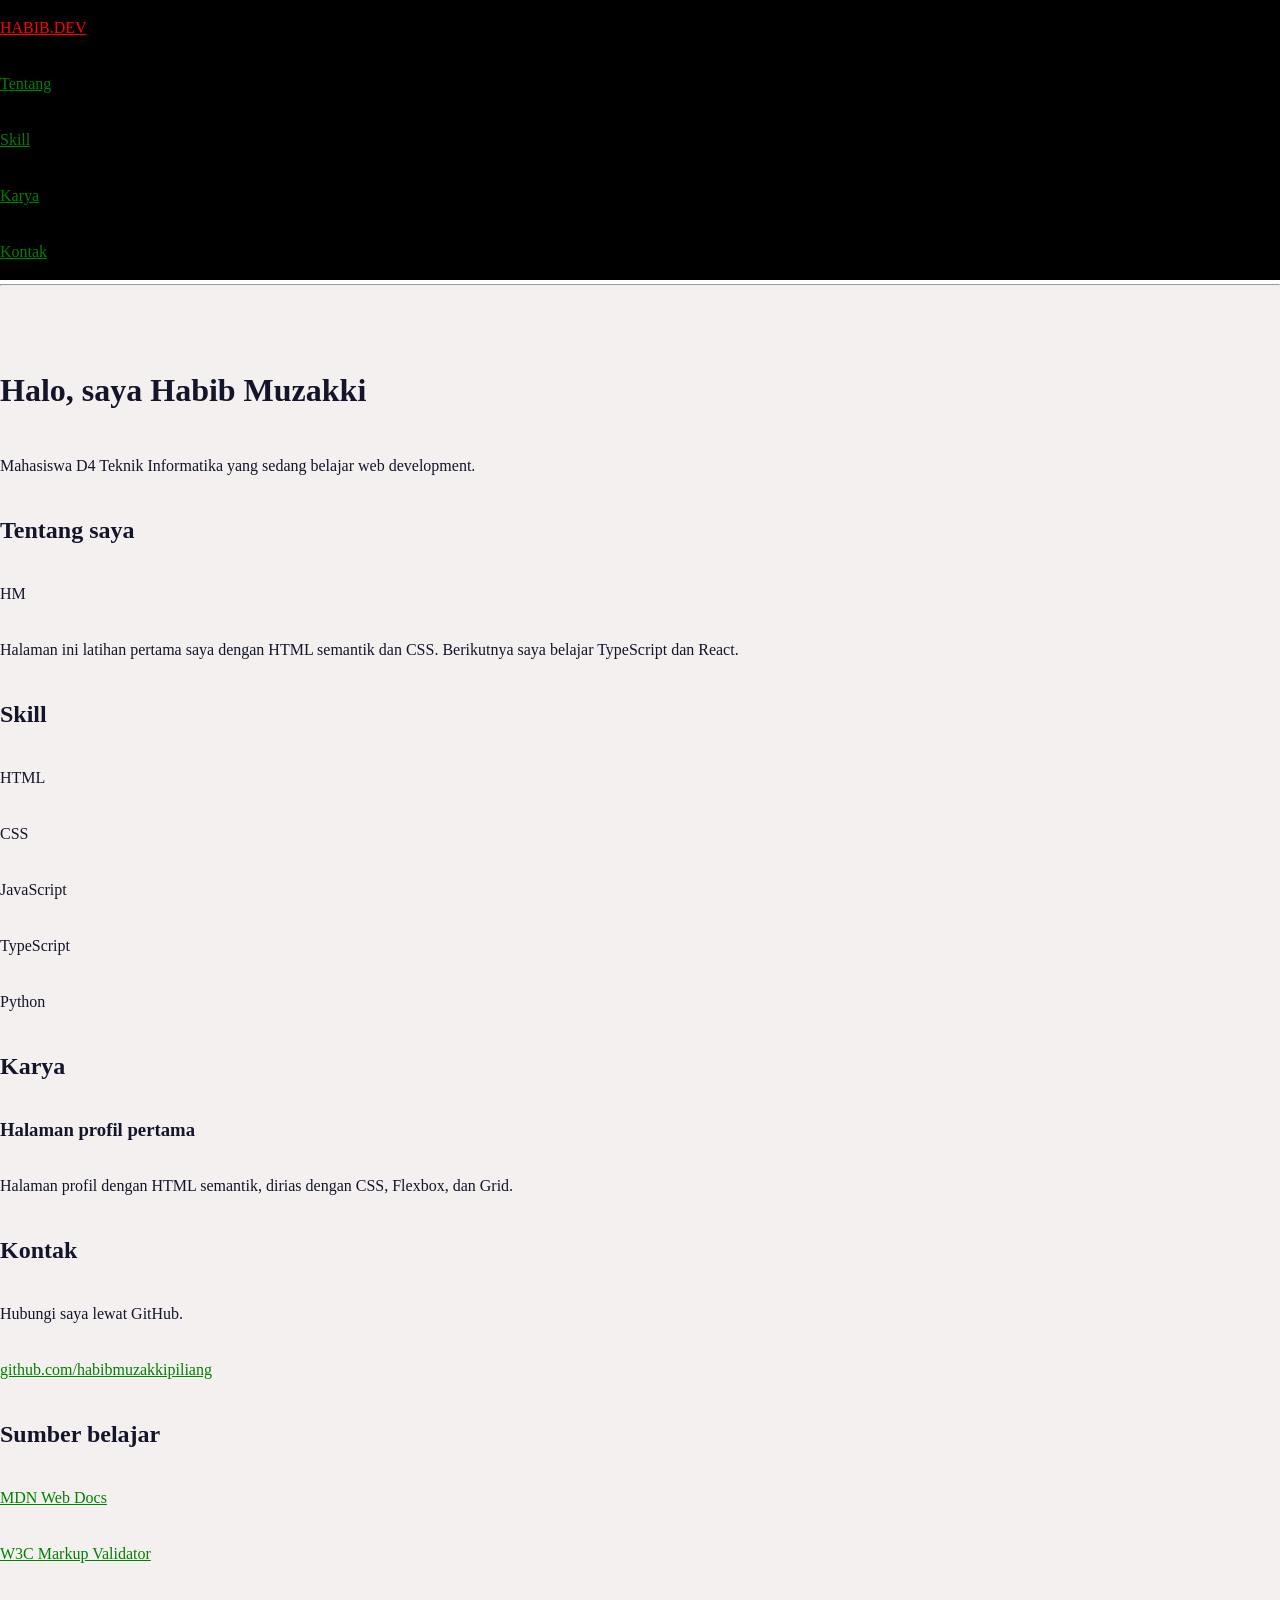
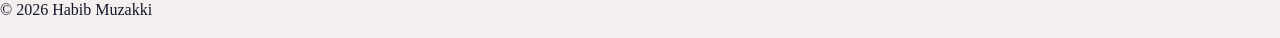
<file: #._BELAJAR_HTML_BARU/Front_End_Dev_Cource/index.html>
<!DOCTYPE html>
<html lang="id">
<head>
  <meta charset="UTF-8">
  <meta name="viewport" content="width=device-width, initial-scale=1.0">
  <title>Habib Muzakki Piliang</title>
  <link rel="preconnect" href="https://fonts.googleapis.com">
  <link rel="preconnect" href="https://fonts.gstatic.com" crossorigin>
  <link href="https://fonts.googleapis.com/css2?family=Silkscreen:wght@400;700&display=swap" rel="stylesheet">
  <link rel="stylesheet" href="style.css">


</head>
<body id="top">

  <header class="site-header header">
    <div class="wrap header-isi">
      <a class="brand" href="#top">HABIB.DEV</a>
      <nav aria-label="Menu utama">
        <ul class="menu">
          <li><a href="#tentang">Tentang</a></li>
          <li><a href="#skill">Skill</a></li>
          <li><a href="#karya">Karya</a></li>
          <li><a href="#kontak">Kontak</a></li>
        </ul>
      </nav>
    </div>
  </header>

  <hr>
  <br>

  <div class="hero">
    <div class="wrap">
      <h1>Halo, saya Habib Muzakki</h1>
      <p class="lead">Mahasiswa D4 Teknik Informatika yang sedang belajar web development.</p>
    </div>
  </div>

  <div class="wrap layout">
    <main>
      <section id="tentang">
        <h2>Tentang saya</h2>
        <div class="avatar" role="img" aria-label="Avatar">HM</div>
        <p>Halaman ini latihan pertama saya dengan HTML semantik dan CSS. Berikutnya saya belajar TypeScript dan React.</p>
      </section>

      <section id="skill">
        <h2>Skill</h2>
        <ul class="skills">
          <li>HTML</li>
          <li>CSS</li>
          <li>JavaScript</li>
          <li>TypeScript</li>
          <li>Python</li>
        </ul>
      </section>

      <section id="karya">
        <h2>Karya</h2>
        <article class="panel">
          <h3>Halaman profil pertama</h3>
          <p>Halaman profil dengan HTML semantik, dirias dengan CSS, Flexbox, dan Grid.</p>
        </article>
      </section>

      <section id="kontak">
        <h2>Kontak</h2>
        <p>Hubungi saya lewat GitHub.</p>
        <a class="button" href="https://github.com/habibmuzakkipiliang" target="_blank" rel="noopener">github.com/habibmuzakkipiliang</a>
      </section>
    </main>

    <aside class="panel">
      <h2>Sumber belajar</h2>
      <ul class="links">
        <li><a href="https://developer.mozilla.org" target="_blank" rel="noopener">MDN Web Docs</a></li>
        <li><a href="https://validator.w3.org" target="_blank" rel="noopener">W3C Markup Validator</a></li>
      </ul>
    </aside>

  <footer class="site-footer">
    <div class="wrap">
      <p>&copy; 2026 Habib Muzakki</p>
    </div>
  </footer>

</body>
</html>
</file>
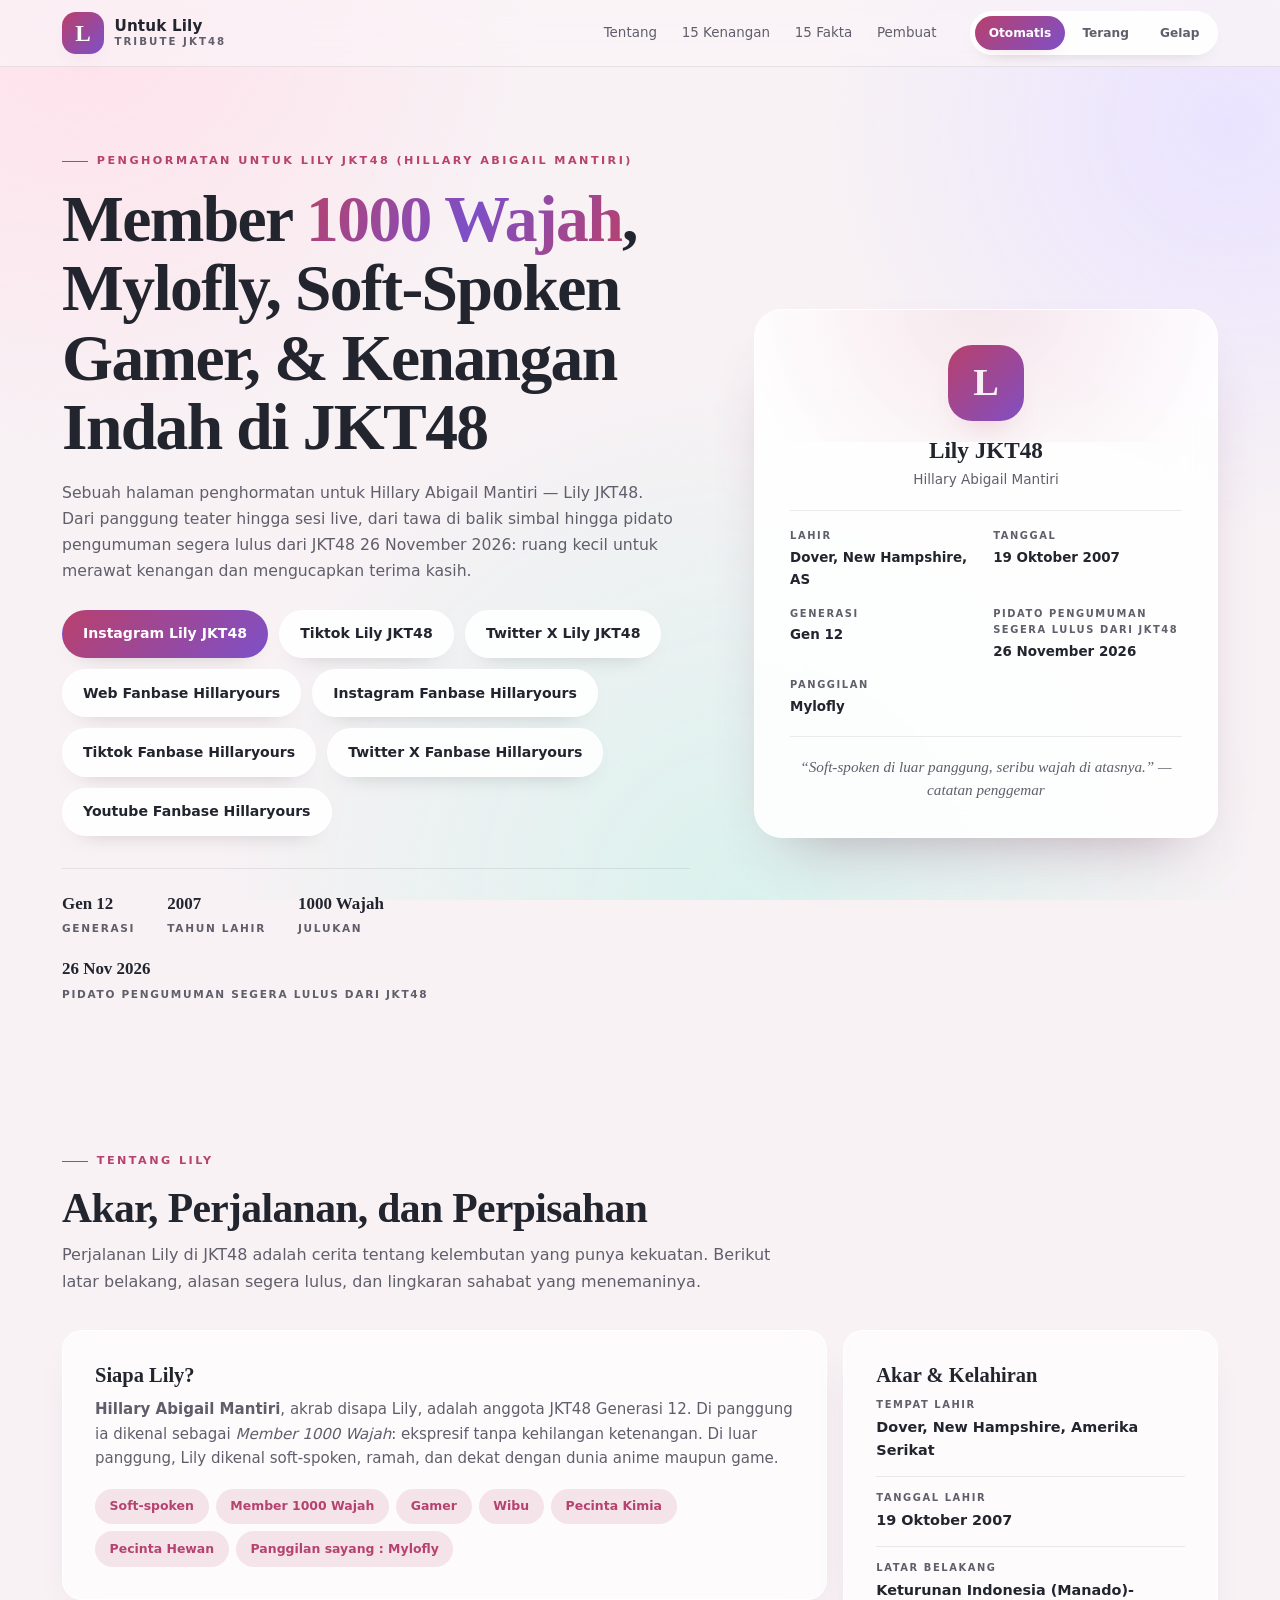
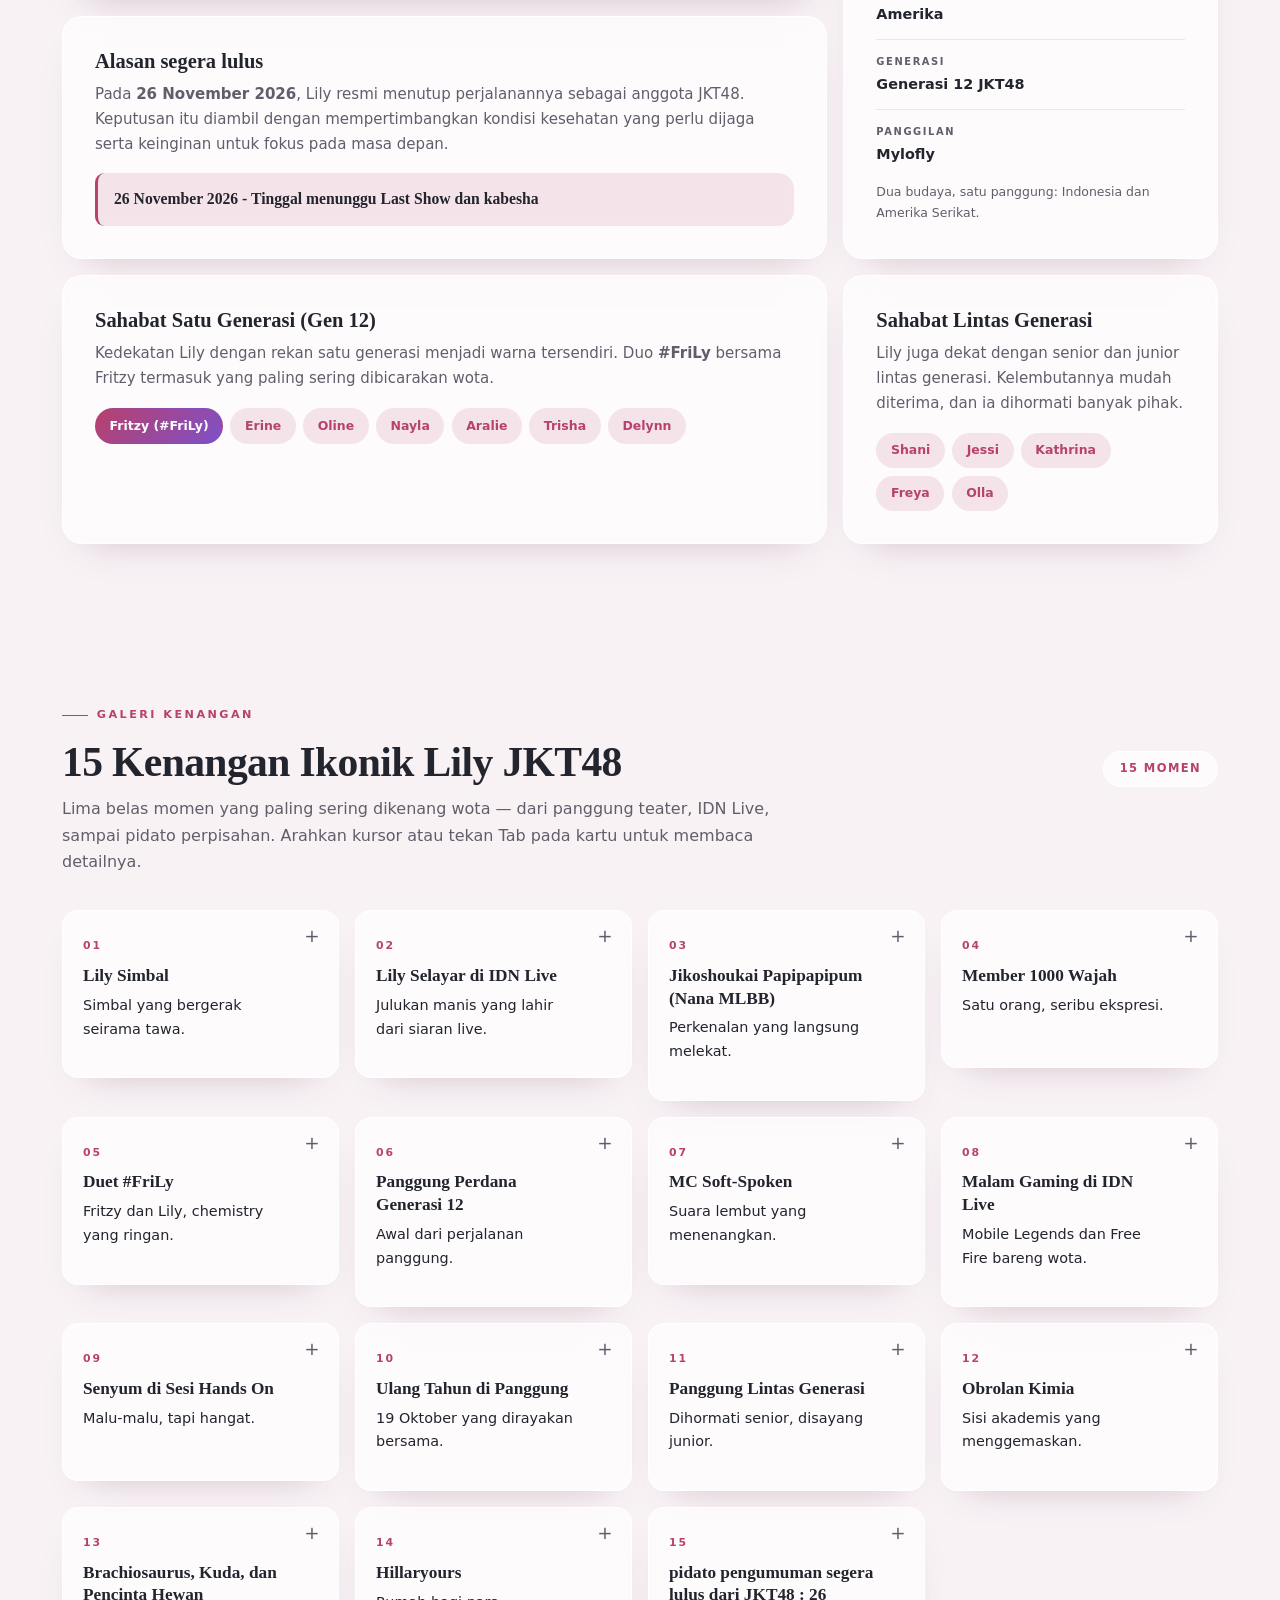
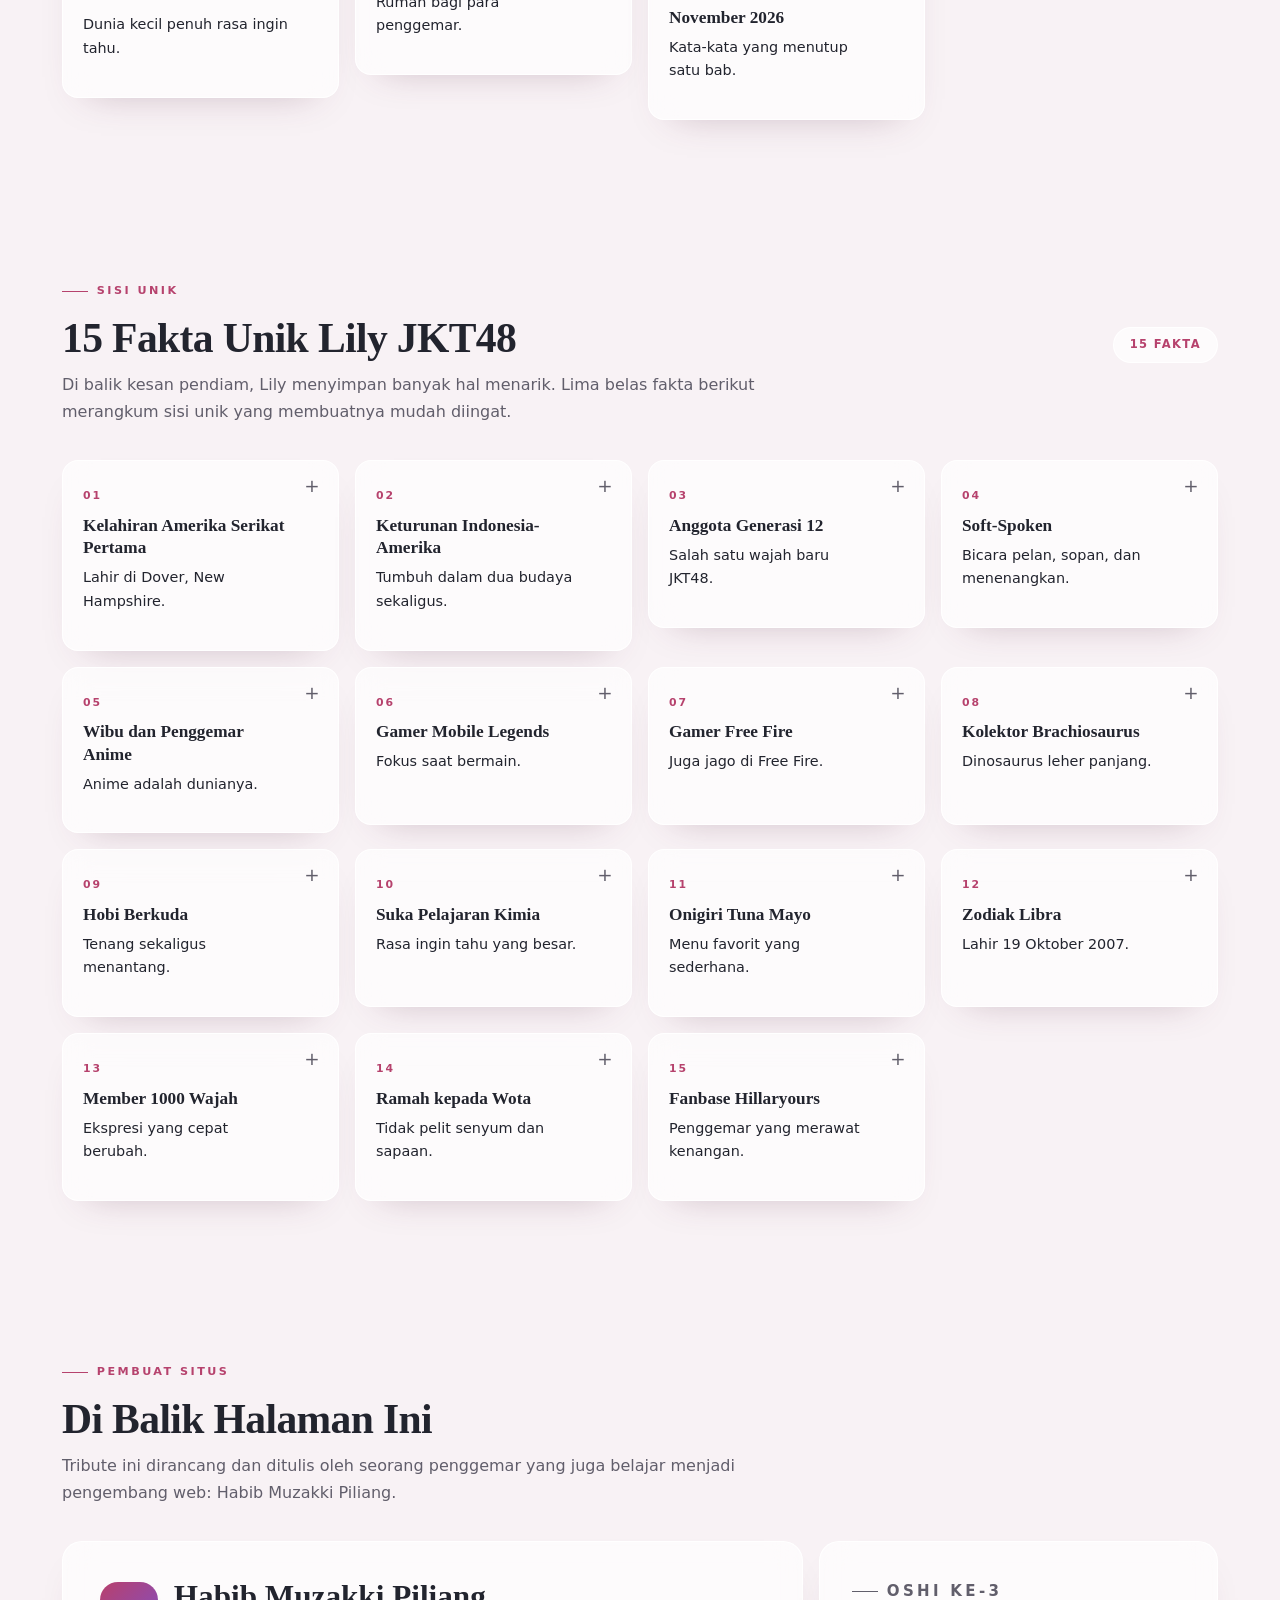
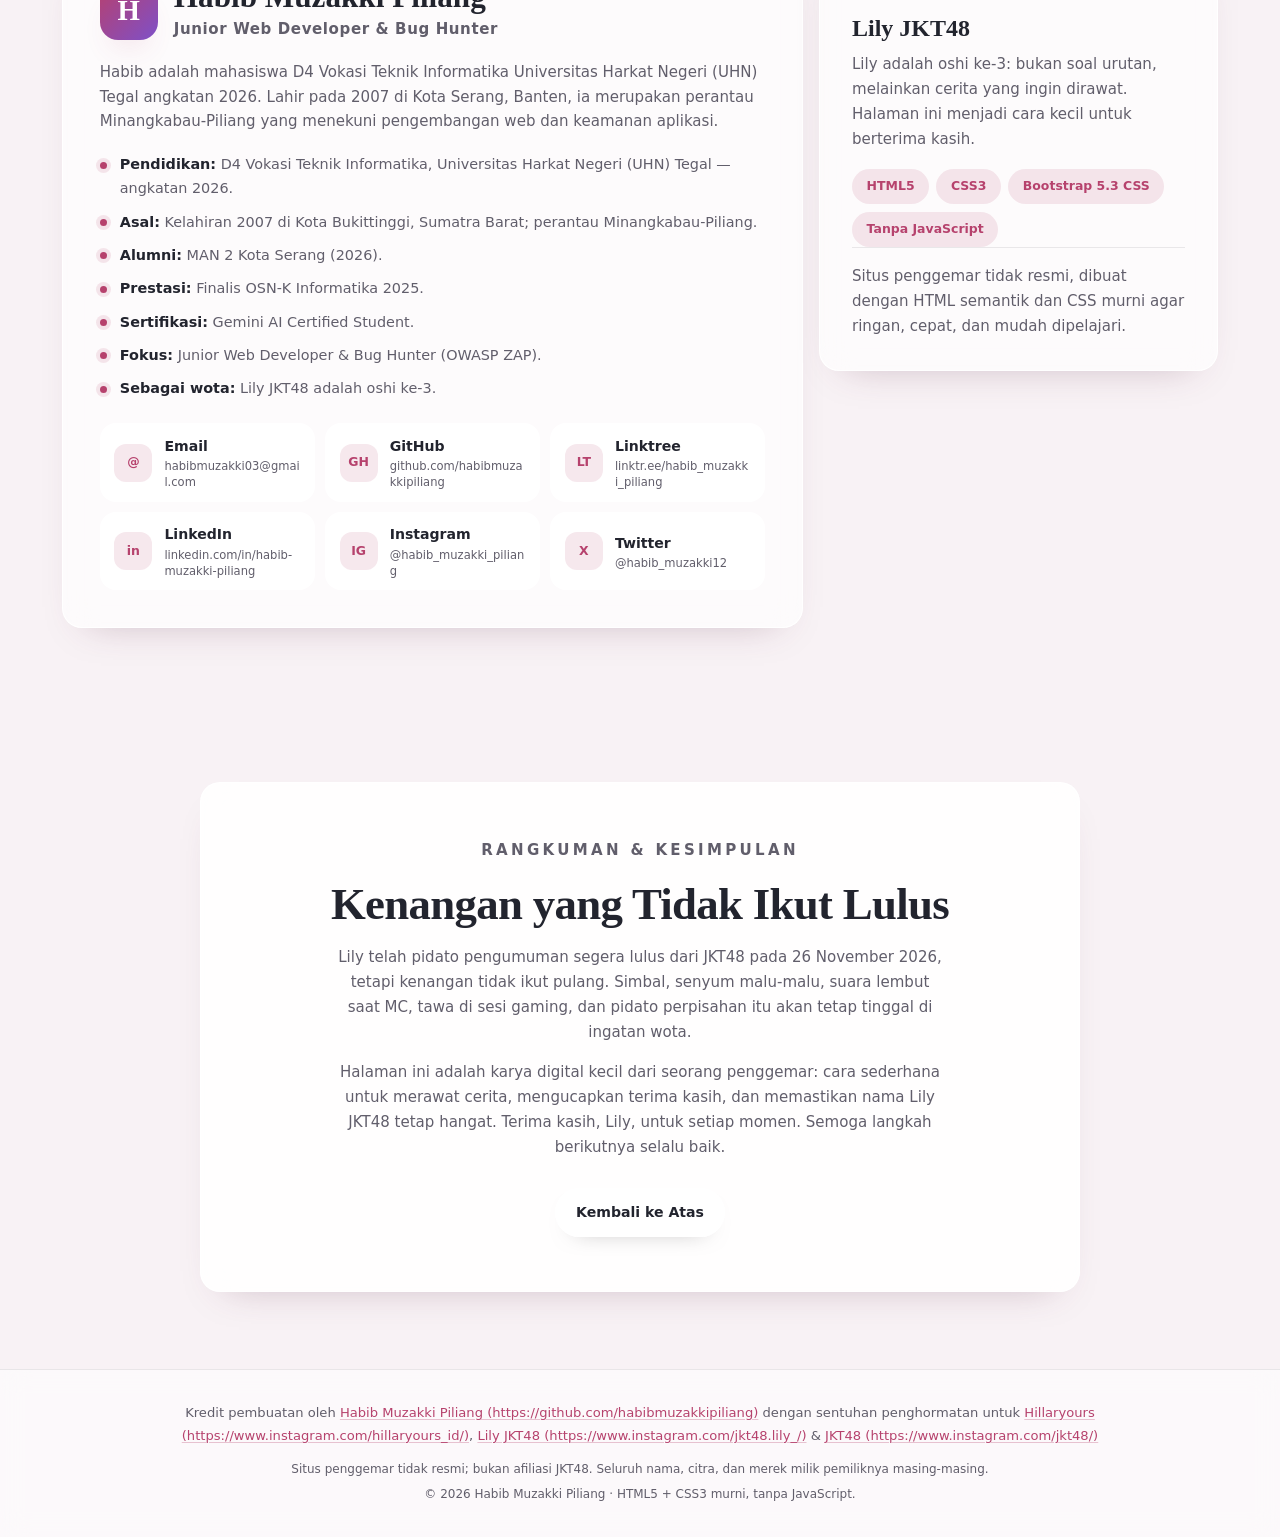
<file: #._BELAJAR_HTML_BARU/LILY JKT48 TRIBUTE/index.html>
<!DOCTYPE html>
<html lang="id">
<head>
  <meta charset="UTF-8">
  <meta name="viewport" content="width=device-width, initial-scale=1">

  <!-- =====================================================================
       SEO DASAR
       Semua metadata ditulis sebagai tag HTML biasa (tanpa JSON-LD / script).
       Ganti URL canonical & og:url dengan alamat asli setelah situs online.
       ===================================================================== -->
  <title>Tribute Lily JKT48 — Member 1000 Wajah | Habib Muzakki Piliang</title>
  <meta name="description" content="Halaman penghormatan Lily JKT48 (Hillary Abigail Mantiri): Member 1000 Wajah, Mylofly, Wibu Anime, Soft-Spoken Gamer, & Kenangan Indah di JKT48.">
  <meta name="keywords" content="Lily JKT48, Hillary Abigail Mantiri, Mylofly, Wibu Anime, Lily 1000 Wajah, Lily Gen 12, tribute Lily JKT48,  pidato pengumuman segera lulus dari JKT48 26 November 2026 Lily JKT48, Hillaryours, Habib Muzakki Piliang, JKT48">
  <meta name="author" content="Habib Muzakki Piliang">
  <meta name="robots" content="index, follow">
  <link rel="canonical" href="https://website-portfolio-dan-lily-jkt48.vercel.app/">

  <meta name="google-site-verification" content="2lqEwKd6baWQ2nL5EldRkuIDyvjt5dhnQ6HaUU8MalA" />

  <!-- =====================================================================
       OPEN GRAPH (untuk tampilan saat tautan dibagikan)
       ===================================================================== -->
  <meta property="og:title" content="Tribute Lily JKT48 — Member 1000 Wajah">
  <meta property="og:description" content="Penghormatan untuk Lily JKT48 (Hillary Abigail Mantiri): Member 1000 Wajah, Mylofly, Wibu Anime, Soft-Spoken Gamer, & Kenangan Indah di JKT48.">
  <meta property="og:type" content="website">
  <meta property="og:url" content="https://website-portfolio-dan-lily-jkt48.vercel.app/">
  <meta property="og:site_name" content="Untuk Lily — Tribute JKT48">
  <meta property="og:locale" content="id_ID">

  <!-- =====================================================================
       TWITTER CARD (tanpa gambar agar tetap ringan)
       ===================================================================== -->
  <meta name="twitter:card" content="summary">
  <meta name="twitter:title" content="Tribute Lily JKT48 — Member 1000 Wajah">
  <meta name="twitter:description" content="Halaman penghormatan untuk Lily JKT48 (Hillary Abigail Mantiri): Member 1000 Wajah, Mylofly, Wibu Anime, Soft-Spoken Gamer, & Kenangan Indah di JKT48">

  <!-- Warna bilah browser mengikuti tema perangkat -->
  <meta name="theme-color" content="#f8f2f5" media="(prefers-color-scheme: light)">
  <meta name="theme-color" content="#0b0f1a" media="(prefers-color-scheme: dark)">

  <!-- Ikon kecil (SVG ditanam langsung, tanpa file tambahan) -->
  <link rel="icon" href="data:image/svg+xml,%3Csvg xmlns='http://www.w3.org/2000/svg' viewBox='0 0 64 64'%3E%3Crect width='64' height='64' rx='18' fill='%23b6426d'/%3E%3Ctext x='32' y='45' font-family='Georgia,serif' font-size='36' font-weight='700' text-anchor='middle' fill='%23ffffff'%3EL%3C/text%3E%3C/svg%3E">

  <!-- Sambungkan lebih cepat ke CDN Bootstrap -->
  <link rel="preconnect" href="https://cdn.jsdelivr.net" crossorigin>

  <!-- Bootstrap 5.3 — HANYA file CSS. Tidak ada bundle JavaScript. -->
  <link href="https://cdn.jsdelivr.net/npm/bootstrap@5.3.3/dist/css/bootstrap.min.css" rel="stylesheet" crossorigin="anonymous">

  <!-- CSS utama buatan sendiri -->
  <link rel="stylesheet" href="style.css">
</head>
<body>

  <!-- =====================================================================
       PENGALIH TEMA 100% CSS (TANPA JAVASCRIPT)
       Tiga radio tersembunyi di awal <body>. Urutannya WAJIB berada
       sebelum .page-wrapper karena CSS memakai selector:
         #theme-dark:checked ~ .page-wrapper { ... }
       Tombol pill di navbar hanyalah <label for="..."> yang terhubung
       ke radio di bawah ini.
       ===================================================================== -->
  <input class="theme-input" type="radio" name="theme-mode" id="theme-auto" checked>
  <input class="theme-input" type="radio" name="theme-mode" id="theme-light">
  <input class="theme-input" type="radio" name="theme-mode" id="theme-dark">

  <!-- Seluruh isi situs dibungkus .page-wrapper agar tema bisa diatur -->
  <div class="page-wrapper">

    <!-- Tautan lompat untuk pengguna keyboard / pembaca layar -->
    <a class="skip-link" href="#konten">Lewati ke konten utama</a>

    <!-- ===================================================================
         1. NAVBAR
         Pakai flexbox CSS (bukan navbar Bootstrap) supaya tidak butuh JS.
         =================================================================== -->
    <header class="site-header">
      <div class="container nav-shell">

        <!-- Logo / judul tribute -->
        <a class="brand" href="#atas" aria-label="Untuk Lily — kembali ke atas">
          <span class="brand-mark" aria-hidden="true">L</span>
          <span class="brand-text">
            <strong>Untuk Lily</strong>
            <small>Tribute JKT48</small>
          </span>
        </a>

        <!-- Navigasi utama (disembunyikan di layar sangat kecil) -->
        <nav class="nav-links" aria-label="Navigasi utama">
          <a href="#tentang">Tentang</a>
          <a href="#kenangan">15 Kenangan</a>
          <a href="#fakta">15 Fakta</a>
          <a href="#pembuat">Pembuat</a>
        </nav>

        <!-- Tombol pill pengalih tema. for="" harus sama dengan id radio. -->
        <div class="theme-switch" role="group" aria-label="Pilih mode tema">
          <label class="theme-pill" for="theme-auto">Otomatis</label>
          <label class="theme-pill" for="theme-light">Terang</label>
          <label class="theme-pill" for="theme-dark">Gelap</label>
        </div>

      </div>
    </header>

    <main id="konten">

      <!-- =================================================================
           2. HERO
           Judul utama + ringkasan + tautan sosial + kartu profil singkat.
           ================================================================= -->
      <section class="hero" id="atas" aria-labelledby="hero-title">
        <div class="container hero-grid">

          <!-- Kolom teks -->
          <div class="hero-copy">
            <p class="eyebrow">Penghormatan untuk Lily JKT48 (Hillary Abigail Mantiri)</p>

            <h1 id="hero-title">
              Member <span class="text-accent">1000 Wajah</span>, Mylofly, Soft-Spoken Gamer, &amp; Kenangan Indah di JKT48
            </h1>

            <p class="hero-desc">
              Sebuah halaman penghormatan untuk Hillary Abigail Mantiri — Lily JKT48.
              Dari panggung teater hingga sesi live, dari tawa di balik simbal hingga
              pidato pengumuman segera lulus dari JKT48 26 November 2026: ruang kecil untuk merawat kenangan
              dan mengucapkan terima kasih.
            </p>

            <!-- Tautan resmi / kanal Lily dan fanbase -->
            <div class="hero-actions">
              <a class="btn-soft btn-primary-soft" href="https://www.instagram.com/jkt48.lily_/" target="_blank" rel="noopener noreferrer">
                Instagram Lily JKT48
              </a>
              <a class="btn-soft" href="https://www.tiktok.com/@jkt48.lily?lang=id-ID" target="_blank" rel="noopener noreferrer">
                Tiktok Lily JKT48
              </a>
              <a class="btn-soft" href="https://x.com/Lily_JKT48" target="_blank" rel="noopener noreferrer">
                Twitter X Lily JKT48
              </a>
              <a class="btn-soft" href="https://hillaryours.id/" target="_blank" rel="noopener noreferrer">
                Web Fanbase Hillaryours
              </a>
              <a class="btn-soft" href="https://www.instagram.com/hillaryours_id/" target="_blank" rel="noopener noreferrer">
                Instagram Fanbase Hillaryours
              </a>
              <a class="btn-soft" href="https://www.tiktok.com/@hillaryours_id" target="_blank" rel="noopener noreferrer">
                Tiktok Fanbase Hillaryours
              </a>
              <a class="btn-soft" href="https://x.com/Hillaryours_ID" target="_blank" rel="noopener noreferrer">
                Twitter X Fanbase Hillaryours
              </a>
              <a class="btn-soft" href="https://www.youtube.com/@HillaryoursID" target="_blank" rel="noopener noreferrer">
                Youtube Fanbase Hillaryours
              </a>
               
            </div>

            <!-- Ringkasan angka penting, ditulis sebagai daftar semantik -->
            <ul class="hero-stats" aria-label="Ringkasan singkat Lily">
              <li>
                <span class="stat-value">Gen 12</span>
                <span class="stat-label">Generasi</span>
              </li>
              <li>
                <span class="stat-value">2007</span>
                <span class="stat-label">Tahun lahir</span>
              </li>
              <li>
                <span class="stat-value">1000 Wajah</span>
                <span class="stat-label">Julukan</span>
              </li>
              <li>
                <span class="stat-value">26 Nov 2026</span>
                <span class="stat-label"> pidato pengumuman segera lulus dari JKT48</span>
              </li>
            </ul>
          </div>

          <!-- Kartu profil ringkas bergaya kaca (glassmorphism) -->
          <aside class="hero-card" aria-label="Kartu profil singkat Lily JKT48">
            <div class="monogram" aria-hidden="true">L</div>
            <h2>Lily JKT48</h2>
            <p class="hero-card-name">Hillary Abigail Mantiri</p>

            <dl class="mini-facts">  
              <div>
                <dt>Lahir</dt>
                <dd>Dover, New Hampshire, AS</dd>
              </div>
              <div>
                <dt>Tanggal</dt>
                <dd>19 Oktober 2007</dd>
              </div>
              <div>
                <dt>Generasi</dt>
                <dd>Gen 12</dd>
              </div>
              <div>
                <dt>pidato pengumuman segera lulus dari JKT48</dt>
                <dd>26 November 2026</dd>
              </div>
              <div>
                <dt>Panggilan</dt>
                <dd>Mylofly</dd>
              </div>
            </dl>

            <p class="hero-note">“Soft-spoken di luar panggung, seribu wajah di atasnya.” — catatan penggemar</p>
          </aside>

        </div>
      </section>

      <!-- =================================================================
           3. BIOGRAFI, ASAL USUL, KELULUSAN & SAHABAT
           Disusun sebagai bento grid: kartu lebar + kartu tinggi.
           ================================================================= -->
      <section class="section" id="tentang" aria-labelledby="tentang-title">
        <div class="container">

          <header class="section-head">
            <p class="eyebrow">Tentang Lily</p>
            <h2 id="tentang-title">Akar, Perjalanan, dan Perpisahan</h2>
            <p class="section-intro">
              Perjalanan Lily di JKT48 adalah cerita tentang kelembutan yang punya kekuatan.
              Berikut latar belakang, alasan segera lulus, dan lingkaran sahabat yang menemaninya.
            </p>
          </header>

          <div class="bento">

            <!-- Kartu lebar: siapa Lily -->
            <article class="glass-card bento-wide" aria-labelledby="bio-title">
              <h3 class="card-title" id="bio-title">Siapa Lily?</h3>
              <p>
                <strong>Hillary Abigail Mantiri</strong>, akrab disapa Lily, adalah anggota
                JKT48 Generasi 12. Di panggung ia dikenal sebagai <em>Member 1000 Wajah</em>:
                ekspresif tanpa kehilangan ketenangan. Di luar panggung, Lily dikenal
                soft-spoken, ramah, dan dekat dengan dunia anime maupun game.
              </p>
              <ul class="chip-row" aria-label="Ciri khas Lily">
                <li class="chip">Soft-spoken</li>
                <li class="chip">Member 1000 Wajah</li>
                <li class="chip">Gamer</li>
                <li class="chip">Wibu</li>
                <li class="chip">Pecinta Kimia</li>
                <li class="chip">Pecinta Hewan</li>
                <li class="chip">Panggilan sayang : Mylofly</li>
              </ul>
            </article>

            <!-- Kartu tinggi: kelahiran dan latar belakang -->
            <article class="glass-card bento-tall" aria-labelledby="asal-title">
              <h3 class="card-title" id="asal-title">Akar &amp; Kelahiran</h3>
              <dl class="detail-list">
                <div>
                  <dt>Tempat lahir</dt>
                  <dd>Dover, New Hampshire, Amerika Serikat</dd>
                </div>
                <div>
                  <dt>Tanggal lahir</dt>
                  <dd>19 Oktober 2007</dd>
                </div>
                <div>
                  <dt>Latar belakang</dt>
                  <dd>Keturunan Indonesia (Manado)-Amerika</dd>
                </div>
                <div>
                  <dt>Generasi</dt>
                  <dd>Generasi 12 JKT48</dd>
                </div>
                <div>
                  <dt>Panggilan</dt>
                  <dd>Mylofly</dd>
                </div>
              </dl>
              <p class="card-note">Dua budaya, satu panggung: Indonesia dan Amerika Serikat.</p>
            </article>

            <!-- Kartu lebar: alasan kelulusan -->
            <article class="glass-card bento-wide" aria-labelledby="lulus-title">
              <h3 class="card-title" id="lulus-title">Alasan segera lulus</h3>
              <p>
                Pada <strong>26 November 2026</strong>, Lily resmi menutup perjalanannya
                sebagai anggota JKT48. Keputusan itu diambil dengan mempertimbangkan
                kondisi kesehatan yang perlu dijaga serta keinginan untuk fokus pada masa depan.
              </p>
              <p class="highlight-line">26 November 2026 - Tinggal menunggu Last Show dan kabesha</p>
            </article>

            <!-- Kartu lebar: sahabat satu generasi -->
            <article class="glass-card bento-wide" aria-labelledby="sahabat-title">
              <h3 class="card-title" id="sahabat-title">Sahabat Satu Generasi (Gen 12)</h3>
              <p>
                Kedekatan Lily dengan rekan satu generasi menjadi warna tersendiri.
                Duo <strong>#FriLy</strong> bersama Fritzy termasuk yang paling sering
                dibicarakan wota.
              </p>
              <ul class="chip-row" aria-label="Sahabat satu generasi">
                <li class="chip chip-highlight">Fritzy (#FriLy)</li>
                <li class="chip">Erine</li>
                <li class="chip">Oline</li>
                <li class="chip">Nayla</li>
                <li class="chip">Aralie</li>
                <li class="chip">Trisha</li>
                <li class="chip">Delynn</li>
              </ul>
            </article>

            <!-- Kartu biasa: sahabat lintas generasi -->
            <article class="glass-card" aria-labelledby="lintas-title">
              <h3 class="card-title" id="lintas-title">Sahabat Lintas Generasi</h3>
              <p>
                Lily juga dekat dengan senior dan junior lintas generasi. Kelembutannya
                mudah diterima, dan ia dihormati banyak pihak.
              </p>
              <ul class="chip-row" aria-label="Sahabat lintas generasi">
                <li class="chip">Shani</li>
                <li class="chip">Jessi</li>
                <li class="chip">Kathrina</li>
                <li class="chip">Freya</li>
                <li class="chip">Olla</li>
              </ul>
            </article>

          </div>
        </div>
      </section>

      <!-- =================================================================
           4. GRID 15 KENANGAN IKONIK
           Kartu bisa "dibuka" lewat hover atau fokus keyboard (Tab).
           Di layar sentuh, detail ditampilkan otomatis lewat media query.
           ================================================================= -->
      <section class="section" id="kenangan" aria-labelledby="kenangan-title">
        <div class="container">

          <header class="section-head">
            <div class="head-row">
              <div>
                <p class="eyebrow">Galeri Kenangan</p>
                <h2 id="kenangan-title">15 Kenangan Ikonik Lily JKT48</h2>
              </div>
              <span class="count-badge">15 momen</span>
            </div>
            <p class="section-intro">
              Lima belas momen yang paling sering dikenang wota — dari panggung teater,
              IDN Live, sampai pidato perpisahan. Arahkan kursor atau tekan Tab pada
              kartu untuk membaca detailnya.
            </p>
          </header>

          <div class="tile-grid">

            <!-- 01 -->
            <article class="tile" tabindex="0">
              <span class="tile-number">01</span>
              <h3>Lily Simbal</h3>
              <p class="tile-lead">Simbal yang bergerak seirama tawa.</p>
              <p class="tile-detail">
                Di panggung, Lily memainkan simbal dengan ekspresif. Bagi wota,
                bunyinya seperti penanda bahwa Lily sedang menikmati momen.
              </p>
            </article>

            <!-- 02 -->
            <article class="tile" tabindex="0">
              <span class="tile-number">02</span>
              <h3>Lily Selayar di IDN Live</h3>
              <p class="tile-lead">Julukan manis yang lahir dari siaran live.</p>
              <p class="tile-detail">
                Sesi IDN Live menampilkan Lily yang santai dan cair. Julukan
                “Lily Selayar” tumbuh dari obrolan wota dan bertahan sebagai kenangan lucu.
              </p>
            </article>

            <!-- 03 -->
            <article class="tile" tabindex="0">
              <span class="tile-number">03</span>
              <h3>Jikoshoukai Papipapipum (Nana MLBB)</h3>
              <p class="tile-lead">Perkenalan yang langsung melekat.</p>
              <p class="tile-detail">
                Jikoshoukai yang terinspirasi dari hero Nana di <i>Mobile Legends</i> jadi ciri khas Lily: singkat, lembut,
                tetapi mudah diingat siapa pun yang baru mengenalnya.
              </p>
            </article>

            <!-- 04 -->
            <article class="tile" tabindex="0">
              <span class="tile-number">04</span>
              <h3>Member 1000 Wajah</h3>
              <p class="tile-lead">Satu orang, seribu ekspresi.</p>
              <p class="tile-detail">
                Dari senyum malu sampai tatapan jahil, perubahan wajah Lily di panggung
                dan konten adalah alasan julukan ini melekat.
              </p>
            </article>

            <!-- 05 -->
            <article class="tile" tabindex="0">
              <span class="tile-number">05</span>
              <h3>Duet #FriLy</h3>
              <p class="tile-lead">Fritzy dan Lily, chemistry yang ringan.</p>
              <p class="tile-detail">
                Kebersamaan Lily dengan Fritzy di panggung dan konten membuat wota akrab
                dengan sebutan #FriLy. Momen kecil mereka selalu terasa hangat.
              </p>
            </article>

            <!-- 06 -->
            <article class="tile" tabindex="0">
              <span class="tile-number">06</span>
              <h3>Panggung Perdana Generasi 12</h3>
              <p class="tile-lead">Awal dari perjalanan panggung.</p>
              <p class="tile-detail">
                Debut teater Generasi 12 menjadi titik pertama Lily memperkenalkan diri:
                gugup, senyum kecil, dan tepuk tangan panjang wota.
              </p>
            </article>

            <!-- 07 -->
            <article class="tile" tabindex="0">
              <span class="tile-number">07</span>
              <h3>MC Soft-Spoken</h3>
              <p class="tile-lead">Suara lembut yang menenangkan.</p>
              <p class="tile-detail">
                Saat memandu acara, Lily berbicara pelan dan jelas. Suasananya hangat,
                tanpa kehilangan energi.
              </p>
            </article>

            <!-- 08 -->
            <article class="tile" tabindex="0">
              <span class="tile-number">08</span>
              <h3>Malam Gaming di IDN Live</h3>
              <p class="tile-lead">Mobile Legends dan Free Fire bareng wota.</p>
              <p class="tile-detail">
                Sesi live gaming memperlihatkan sisi Lily sebagai gamer: fokus, kompak,
                dan sesekali jahil saat bermain.
              </p>
            </article>

            <!-- 09 -->
            <article class="tile" tabindex="0">
              <span class="tile-number">09</span>
              <h3>Senyum di Sesi Hands On</h3>
              <p class="tile-lead">Malu-malu, tapi hangat.</p>
              <p class="tile-detail">
                Di meja hands on, Lily menyapa wota satu per satu dengan sopan.
                Tawa kecil dan tatapan ramahnya sering dikenang.
              </p>
            </article>

            <!-- 10 -->
            <article class="tile" tabindex="0">
              <span class="tile-number">10</span>
              <h3>Ulang Tahun di Panggung</h3>
              <p class="tile-lead">19 Oktober yang dirayakan bersama.</p>
              <p class="tile-detail">
                Perayaan ulang tahun di tengah wota menjadi kejutan kecil:
                lagu, kue, dan doa untuk Lily.
              </p>
            </article>

            <!-- 11 -->
            <article class="tile" tabindex="0">
              <span class="tile-number">11</span>
              <h3>Panggung Lintas Generasi</h3>
              <p class="tile-lead">Dihormati senior, disayang junior.</p>
              <p class="tile-detail">
                Kebersamaan dengan Shani, Jessi, Kathrina, dan Freya menunjukkan
                bahwa kelembutan Lily diterima banyak generasi.
              </p>
            </article>

            <!-- 12 -->
            <article class="tile" tabindex="0">
              <span class="tile-number">12</span>
              <h3>Obrolan Kimia</h3>
              <p class="tile-lead">Sisi akademis yang menggemaskan.</p>
              <p class="tile-detail">
                Lily menyukai kimia. Obrolan pelajaran di konten dan live menjadi
                sisi lain yang membuat wota terkesan.
              </p>
            </article>

            <!-- 13 -->
            <article class="tile" tabindex="0">
              <span class="tile-number">13</span>
              <h3>Brachiosaurus, Kuda, dan Pencinta Hewan</h3>
              <p class="tile-lead">Dunia kecil penuh rasa ingin tahu.</p>
              <p class="tile-detail">
                Koleksi Brachiosaurus hobi berkuda, dan pencinta hewan adalah cerita favorit wota:
                dua hal sederhana yang memperlihatkan sisi playful Lily.
              </p>
            </article>

            <!-- 14 -->
            <article class="tile" tabindex="0">
              <span class="tile-number">14</span>
              <h3>Hillaryours</h3>
              <p class="tile-lead">Rumah bagi para penggemar.</p>
              <p class="tile-detail">
                Fanbase Hillaryours merayakan setiap momen Lily. Proyek bersama mereka
                membuktikan bahwa kenangan tumbuh dari kebersamaan.
              </p>
            </article>

            <!-- 15 -->
            <article class="tile" tabindex="0">
              <span class="tile-number">15</span>
              <h3>pidato pengumuman segera lulus dari JKT48 : 26 November 2026</h3>
              <p class="tile-lead">Kata-kata yang menutup satu bab.</p>
              <p class="tile-detail">
                Pidato perpisahan Lily menyentuh hati: terima kasih untuk wota, tim,
                dan sahabat, sekaligus doa untuk langkah berikutnya.
              </p>
            </article>

          </div>
        </div>
      </section>

      <!-- =================================================================
           5. GRID 15 FAKTA UNIK
           Struktur kartu sama dengan kenangan, jadi gaya CSS-nya dipakai ulang.
           ================================================================= -->
      <section class="section" id="fakta" aria-labelledby="fakta-title">
        <div class="container">

          <header class="section-head">
            <div class="head-row">
              <div>
                <p class="eyebrow">Sisi Unik</p>
                <h2 id="fakta-title">15 Fakta Unik Lily JKT48</h2>
              </div>
              <span class="count-badge">15 fakta</span>
            </div>
            <p class="section-intro">
              Di balik kesan pendiam, Lily menyimpan banyak hal menarik.
              Lima belas fakta berikut merangkum sisi unik yang membuatnya mudah diingat.
            </p>
          </header>

          <div class="tile-grid">

            <!-- 01 -->
            <article class="tile" tabindex="0">
              <span class="tile-number">01</span>
              <h3>Kelahiran Amerika Serikat Pertama</h3>
              <p class="tile-lead">Lahir di Dover, New Hampshire.</p>
              <p class="tile-detail">
                Lily tercatat sebagai anggota JKT48 pertama yang lahir di Amerika Serikat.
              </p>
            </article>

            <!-- 02 -->
            <article class="tile" tabindex="0">
              <span class="tile-number">02</span>
              <h3>Keturunan Indonesia-Amerika</h3>
              <p class="tile-lead">Tumbuh dalam dua budaya sekaligus.</p>
              <p class="tile-detail">
                Bahasa dan kebiasaan Indonesia maupun Amerika mewarnai kesehariannya.
              </p>
            </article>

            <!-- 03 -->
            <article class="tile" tabindex="0">
              <span class="tile-number">03</span>
              <h3>Anggota Generasi 12</h3>
              <p class="tile-lead">Salah satu wajah baru JKT48.</p>
              <p class="tile-detail">
                Lily bergabung sebagai anggota Generasi 12 dan diperkenalkan ke wota
                sebagai bagian dari generasi tersebut.
              </p>
            </article>

            <!-- 04 -->
            <article class="tile" tabindex="0">
              <span class="tile-number">04</span>
              <h3>Soft-Spoken</h3>
              <p class="tile-lead">Bicara pelan, sopan, dan menenangkan.</p>
              <p class="tile-detail">
                “Soft-spoken” adalah kata yang paling sering dipakai wota untuknya.
              </p>
            </article>

            <!-- 05 -->
            <article class="tile" tabindex="0">
              <span class="tile-number">05</span>
              <h3>Wibu dan Penggemar Anime</h3>
              <p class="tile-lead">Anime adalah dunianya.</p>
              <p class="tile-detail">
                Energi wibu sering muncul dalam obrolan live dan konten-konten Lily.
              </p>
            </article>

            <!-- 06 -->
            <article class="tile" tabindex="0">
              <span class="tile-number">06</span>
              <h3>Gamer Mobile Legends</h3>
              <p class="tile-lead">Fokus saat bermain.</p>
              <p class="tile-detail">
                Mobile Legends menjadi salah satu permainan favoritnya, terutama
                saat sesi gaming bersama wota.
              </p>
            </article>

            <!-- 07 -->
            <article class="tile" tabindex="0">
              <span class="tile-number">07</span>
              <h3>Gamer Free Fire</h3>
              <p class="tile-lead">Juga jago di Free Fire.</p>
              <p class="tile-detail">
                Free Fire masuk daftar game favorit; momen bermain bareng teman
                selalu ditunggu wota.
              </p>
            </article>

            <!-- 08 -->
            <article class="tile" tabindex="0">
              <span class="tile-number">08</span>
              <h3>Kolektor Brachiosaurus</h3>
              <p class="tile-lead">Dinosaurus leher panjang.</p>
              <p class="tile-detail">
                Mengoleksi dinosaurus Brachiosaurus — fakta unik yang langsung
                membuatnya berbeda.
              </p>
            </article>

            <!-- 09 -->
            <article class="tile" tabindex="0">
              <span class="tile-number">09</span>
              <h3>Hobi Berkuda</h3>
              <p class="tile-lead">Tenang sekaligus menantang.</p>
              <p class="tile-detail">
                Berkuda cocok dengan karakter Lily yang tenang, tetapi tetap suka
                mencoba hal baru.
              </p>
            </article>

            <!-- 10 -->
            <article class="tile" tabindex="0">
              <span class="tile-number">10</span>
              <h3>Suka Pelajaran Kimia</h3>
              <p class="tile-lead">Rasa ingin tahu yang besar.</p>
              <p class="tile-detail">
                Kimia termasuk pelajaran favoritnya. Sisi akademis ini menarik
                perhatian wota.
              </p>
            </article>

            <!-- 11 -->
            <article class="tile" tabindex="0">
              <span class="tile-number">11</span>
              <h3>Onigiri Tuna Mayo</h3>
              <p class="tile-lead">Menu favorit yang sederhana.</p>
              <p class="tile-detail">
                Makanan favoritnya onigiri isi tuna mayo — detail kecil yang
                terasa sangat Lily.
              </p>
            </article>

            <!-- 12 -->
            <article class="tile" tabindex="0">
              <span class="tile-number">12</span>
              <h3>Zodiak Libra</h3>
              <p class="tile-lead">Lahir 19 Oktober 2007.</p>
              <p class="tile-detail">
                Lily berzodiak Libra — dikenal ramah dan suka keseimbangan.
              </p>
            </article>

            <!-- 13 -->
            <article class="tile" tabindex="0">
              <span class="tile-number">13</span>
              <h3>Member 1000 Wajah</h3>
              <p class="tile-lead">Ekspresi yang cepat berubah.</p>
              <p class="tile-detail">
                Malu, ceria, jahil, haru. Julukan ini melekat karena memang
                terlihat di panggung.
              </p>
            </article>

            <!-- 14 -->
            <article class="tile" tabindex="0">
              <span class="tile-number">14</span>
              <h3>Ramah kepada Wota</h3>
              <p class="tile-lead">Tidak pelit senyum dan sapaan.</p>
              <p class="tile-detail">
                Banyak wota merasa diterima justru oleh sikap tenang dan ramahnya.
              </p>
            </article>

            <!-- 15 -->
            <article class="tile" tabindex="0">
              <span class="tile-number">15</span>
              <h3>Fanbase Hillaryours</h3>
              <p class="tile-lead">Penggemar yang merawat kenangan.</p>
              <p class="tile-detail">
                Hillaryours aktif merawat kenangan dan mendukung setiap langkah Lily.
              </p>
            </article>

          </div>
        </div>
      </section>

      <!-- =================================================================
           6. PROFIL PEMBUAT WEBSITE
           Kartu profil + tautan kontak dalam bentuk "link chip".
           ================================================================= -->
      <section class="section" id="pembuat" aria-labelledby="pembuat-title">
        <div class="container">

          <header class="section-head">
            <p class="eyebrow">Pembuat Situs</p>
            <h2 id="pembuat-title">Di Balik Halaman Ini</h2>
            <p class="section-intro">
              Tribute ini dirancang dan ditulis oleh seorang penggemar yang juga
              belajar menjadi pengembang web: Habib Muzakki Piliang.
            </p>
          </header>

          <div class="creator-grid">

            <!-- Kartu profil utama -->
            <article class="glass-card creator-card" aria-labelledby="habib-title">
              <div class="profile-head">
                <div class="monogram monogram-sm" aria-hidden="true">H</div>
                <div>
                  <h3 id="habib-title">Habib Muzakki Piliang</h3>
                  <p class="profile-role">Junior Web Developer &amp; Bug Hunter</p>
                </div>
              </div>

              <p class="profile-bio">
                Habib adalah mahasiswa D4 Vokasi Teknik Informatika Universitas Harkat
                Negeri (UHN) Tegal angkatan 2026. Lahir pada 2007 di Kota Serang, Banten,
                ia merupakan perantau Minangkabau-Piliang yang menekuni pengembangan web
                dan keamanan aplikasi.
              </p>

              <ul class="profile-facts">
                <li><strong>Pendidikan:</strong> D4 Vokasi Teknik Informatika, Universitas Harkat Negeri (UHN) Tegal — angkatan 2026.</li>
                <li><strong>Asal:</strong> Kelahiran 2007 di Kota Bukittinggi, Sumatra Barat; perantau Minangkabau-Piliang.</li>
                <li><strong>Alumni:</strong> MAN 2 Kota Serang (2026).</li>
                <li><strong>Prestasi:</strong> Finalis OSN-K Informatika 2025.</li>
                <li><strong>Sertifikasi:</strong> Gemini AI Certified Student.</li>
                <li><strong>Fokus:</strong> Junior Web Developer &amp; Bug Hunter (OWASP ZAP).</li>
                <li><strong>Sebagai wota:</strong> Lily JKT48 adalah oshi ke-3.</li>
              </ul>

              <!-- Tautan langsung: email, GitHub, Linktree, LinkedIn, Instagram dan Twitter X -->
              <div class="creator-links">

                <a class="link-chip" href="https://mail.google.com/mail/?view=cm&fs=1&to=habibmuzakki03@gmail.com" target="_blank">
                  <span class="chip-badge" aria-hidden="true">@</span>
                  <span class="chip-text">
                    <strong>Email</strong>
                    <small>habibmuzakki03@gmail.com</small>
                  </span>
                </a>

                <a class="link-chip" href="https://github.com/habibmuzakkipiliang" target="_blank" rel="noopener noreferrer">
                  <span class="chip-badge" aria-hidden="true">GH</span>
                  <span class="chip-text">
                    <strong>GitHub</strong>
                    <small>github.com/habibmuzakkipiliang</small>
                  </span>
                </a>

                <a class="link-chip" href="https://linktr.ee/habib_muzakki_piliang" target="_blank" rel="noopener noreferrer">
                  <span class="chip-badge" aria-hidden="true">LT</span>
                  <span class="chip-text">
                    <strong>Linktree</strong>
                    <small>linktr.ee/habib_muzakki_piliang</small>
                  </span>
                </a>

                <a class="link-chip" href="https://www.linkedin.com/in/habib-muzakki-piliang/" target="_blank" rel="noopener noreferrer">
                  <span class="chip-badge" aria-hidden="true">in</span>
                  <span class="chip-text">
                    <strong>LinkedIn</strong>
                    <small>linkedin.com/in/habib-muzakki-piliang</small>
                  </span>
                </a>

                <a class="link-chip" href="https://www.instagram.com/habib_muzakki_piliang" target="_blank" rel="noopener noreferrer">
                  <span class="chip-badge" aria-hidden="true">IG</span>
                  <span class="chip-text">
                    <strong>Instagram</strong>
                    <small>@habib_muzakki_piliang</small>
                  </span>
                </a>

                <a class="link-chip" href="https://x.com/habib_muzakki12" target="_blank" rel="noopener noreferrer">
                  <span class="chip-badge" aria-hidden="true">X</span>
                  <span class="chip-text">
                    <strong>Twitter</strong>
                    <small>@habib_muzakki12</small>
                  </span>
                </a>

              </div>
            </article>

            <!-- Kartu samping: alasan tribute -->
            <aside class="glass-card oshi-card" aria-labelledby="oshi-title">
              <p class="eyebrow">Oshi ke-3</p>
              <h3 id="oshi-title">Lily JKT48</h3>
              <p>
                Lily adalah oshi ke-3: bukan soal urutan, melainkan cerita yang ingin
                dirawat. Halaman ini menjadi cara kecil untuk berterima kasih.
              </p>

              <ul class="chip-row" aria-label="Teknologi yang dipakai">
                <li class="chip">HTML5</li>
                <li class="chip">CSS3</li>
                <li class="chip">Bootstrap 5.3 CSS</li>
                <li class="chip">Tanpa JavaScript</li>
              </ul>

              <p class="oshi-note">
                Situs penggemar tidak resmi, dibuat dengan HTML semantik dan CSS murni
                agar ringan, cepat, dan mudah dipelajari.
              </p>
            </aside>

          </div>
        </div>
      </section>

      <!-- =================================================================
           7. RANGKUMAN & KESIMPULAN
           ================================================================= -->
      <section class="section" id="penutup" aria-labelledby="penutup-title">
        <div class="container">
          <article class="glass-card closing-card">
            <p class="eyebrow">Rangkuman &amp; Kesimpulan</p>
            <h2 id="penutup-title">Kenangan yang Tidak Ikut Lulus</h2>
            <p>
              Lily telah pidato pengumuman segera lulus dari JKT48 pada 26 November 2026, tetapi
              kenangan tidak ikut pulang. Simbal, senyum malu-malu, suara lembut saat
              MC, tawa di sesi gaming, dan pidato perpisahan itu akan tetap tinggal
              di ingatan wota.
            </p>
            <p>
              Halaman ini adalah karya digital kecil dari seorang penggemar: cara
              sederhana untuk merawat cerita, mengucapkan terima kasih, dan memastikan
              nama Lily JKT48 tetap hangat. Terima kasih, Lily, untuk setiap momen.
              Semoga langkah berikutnya selalu baik.
            </p>
            <a class="btn-soft" href="#atas">Kembali ke Atas</a>
          </article>
        </div>
      </section>

    </main>

    <!-- ===================================================================
         8. FOOTER
         Teks kredit ditampilkan persis sesuai permintaan; setiap entitas
         dan URL-nya menjadi tautan yang bisa diklik.
         =================================================================== -->
    <footer class="site-footer">
      <div class="container">

        <p class="footer-credit">
          Kredit pembuatan oleh <a href="https://github.com/habibmuzakkipiliang" target="_blank" rel="noopener noreferrer">Habib Muzakki Piliang (https://github.com/habibmuzakkipiliang)</a> dengan sentuhan penghormatan untuk <a href="https://www.instagram.com/hillaryours_id/" target="_blank" rel="noopener noreferrer">Hillaryours (https://www.instagram.com/hillaryours_id/)</a>, <a href="https://www.instagram.com/jkt48.lily_/" target="_blank" rel="noopener noreferrer">Lily JKT48 (https://www.instagram.com/jkt48.lily_/)</a> &amp; <a href="https://www.instagram.com/jkt48/" target="_blank" rel="noopener noreferrer">JKT48 (https://www.instagram.com/jkt48/)</a>
        </p>

        <p class="footer-note">
          Situs penggemar tidak resmi; bukan afiliasi JKT48.
          Seluruh nama, citra, dan merek milik pemiliknya masing-masing.
        </p>

        <p class="footer-meta">
          © 2026 Habib Muzakki Piliang · HTML5 + CSS3 murni, tanpa JavaScript.
        </p>

      </div>
    </footer>

  </div>
</body>
</html>
</file>
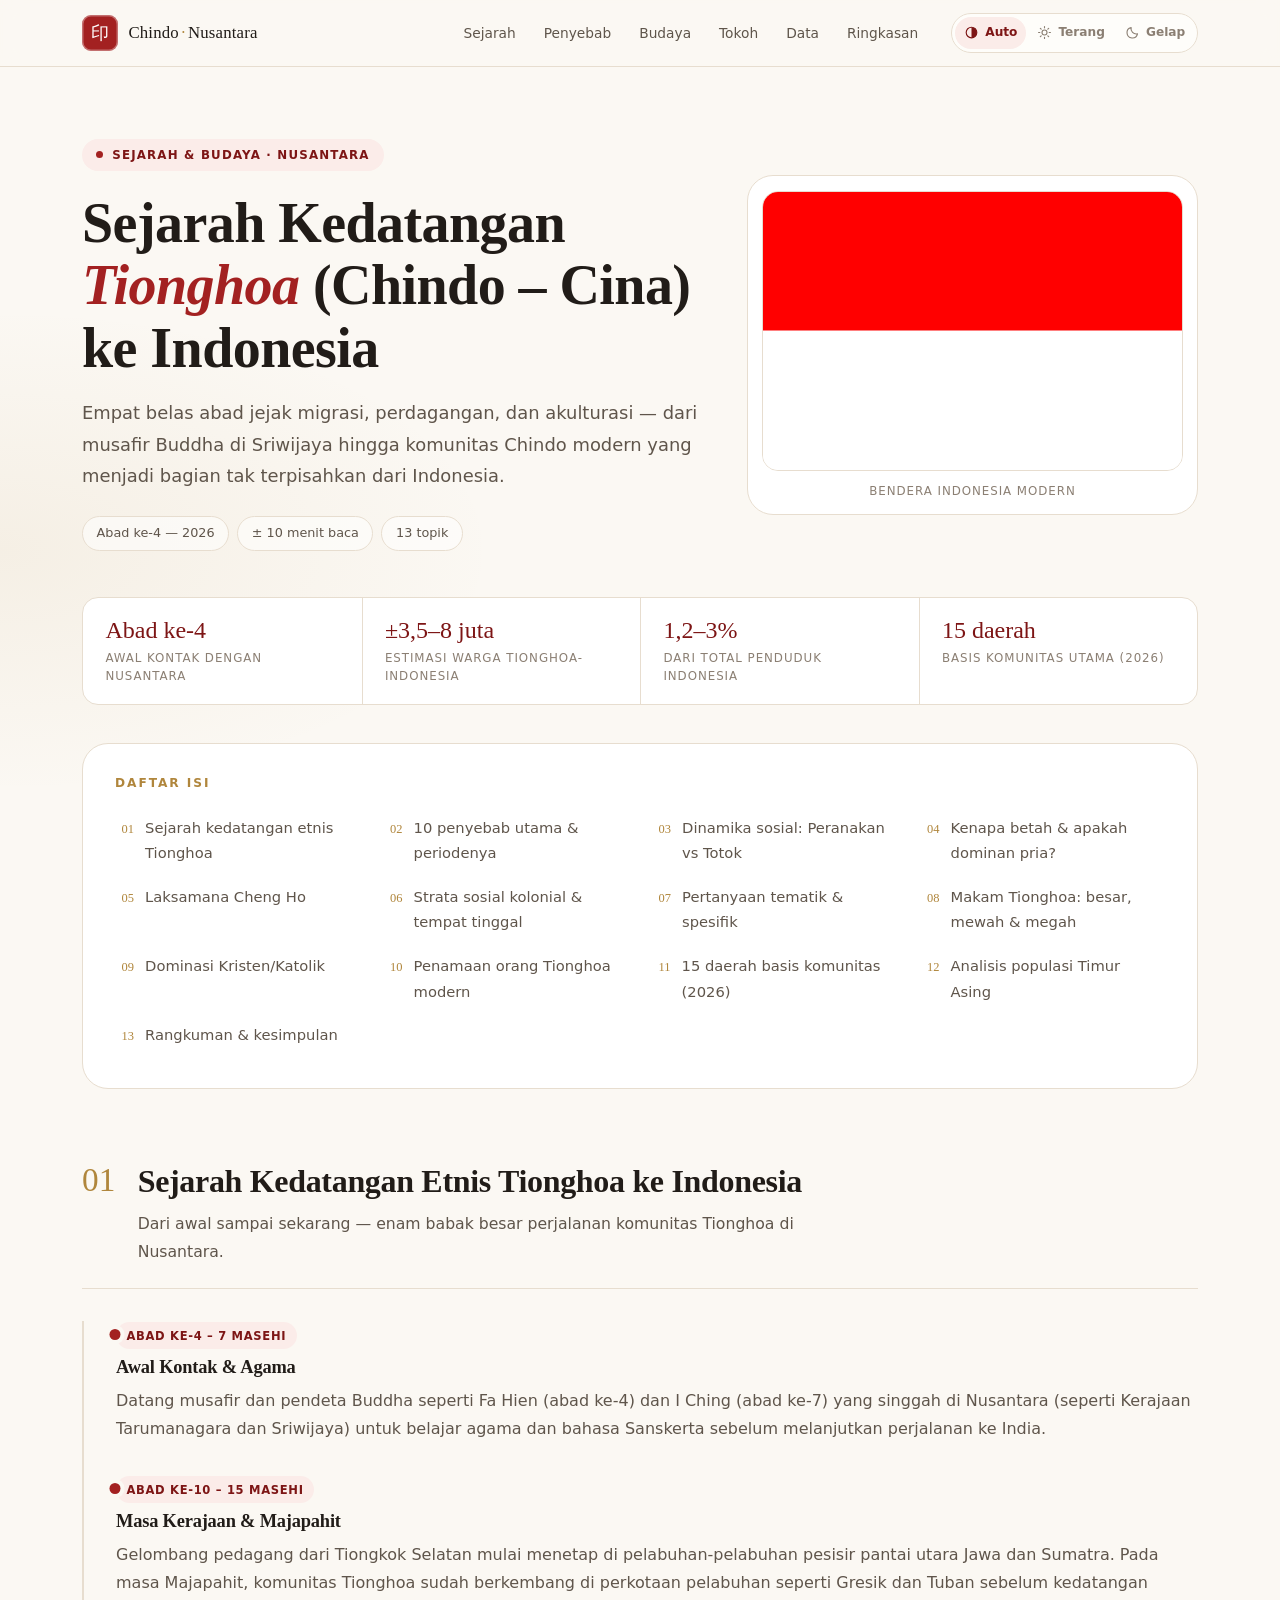
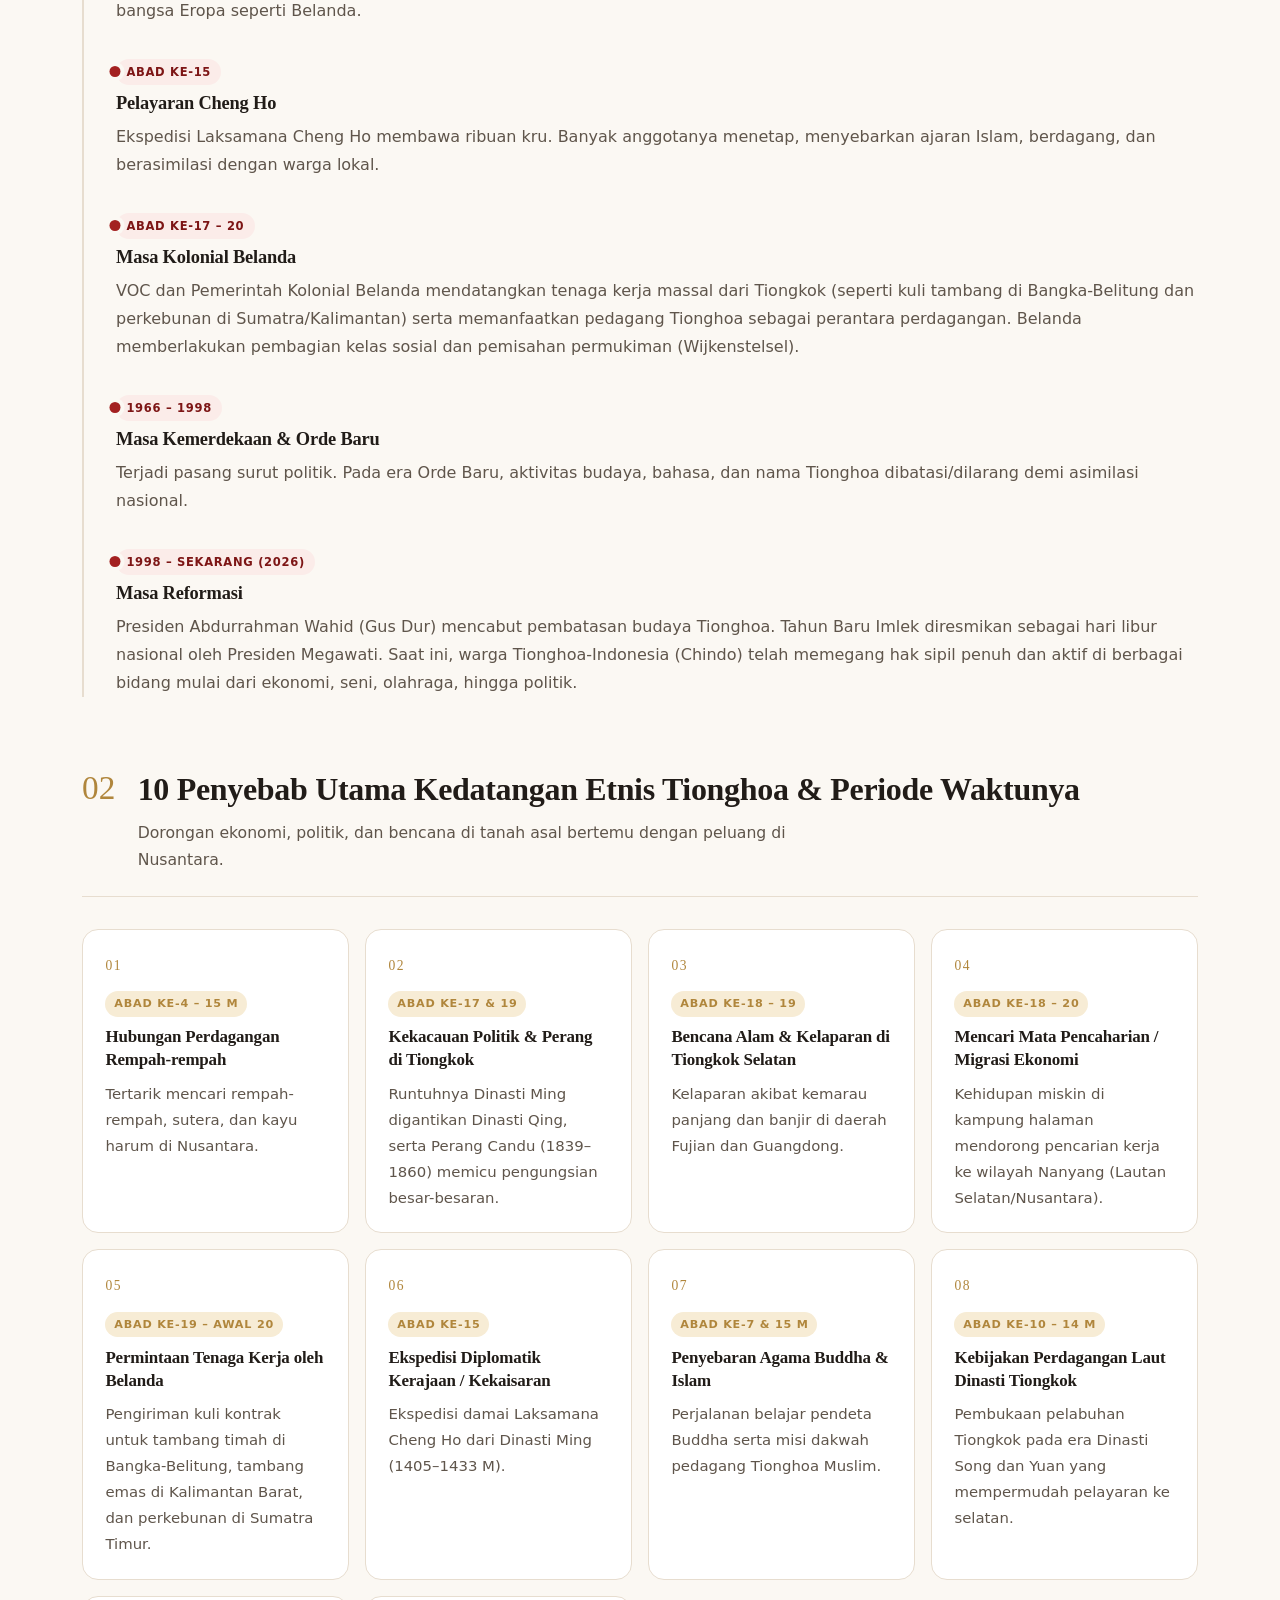
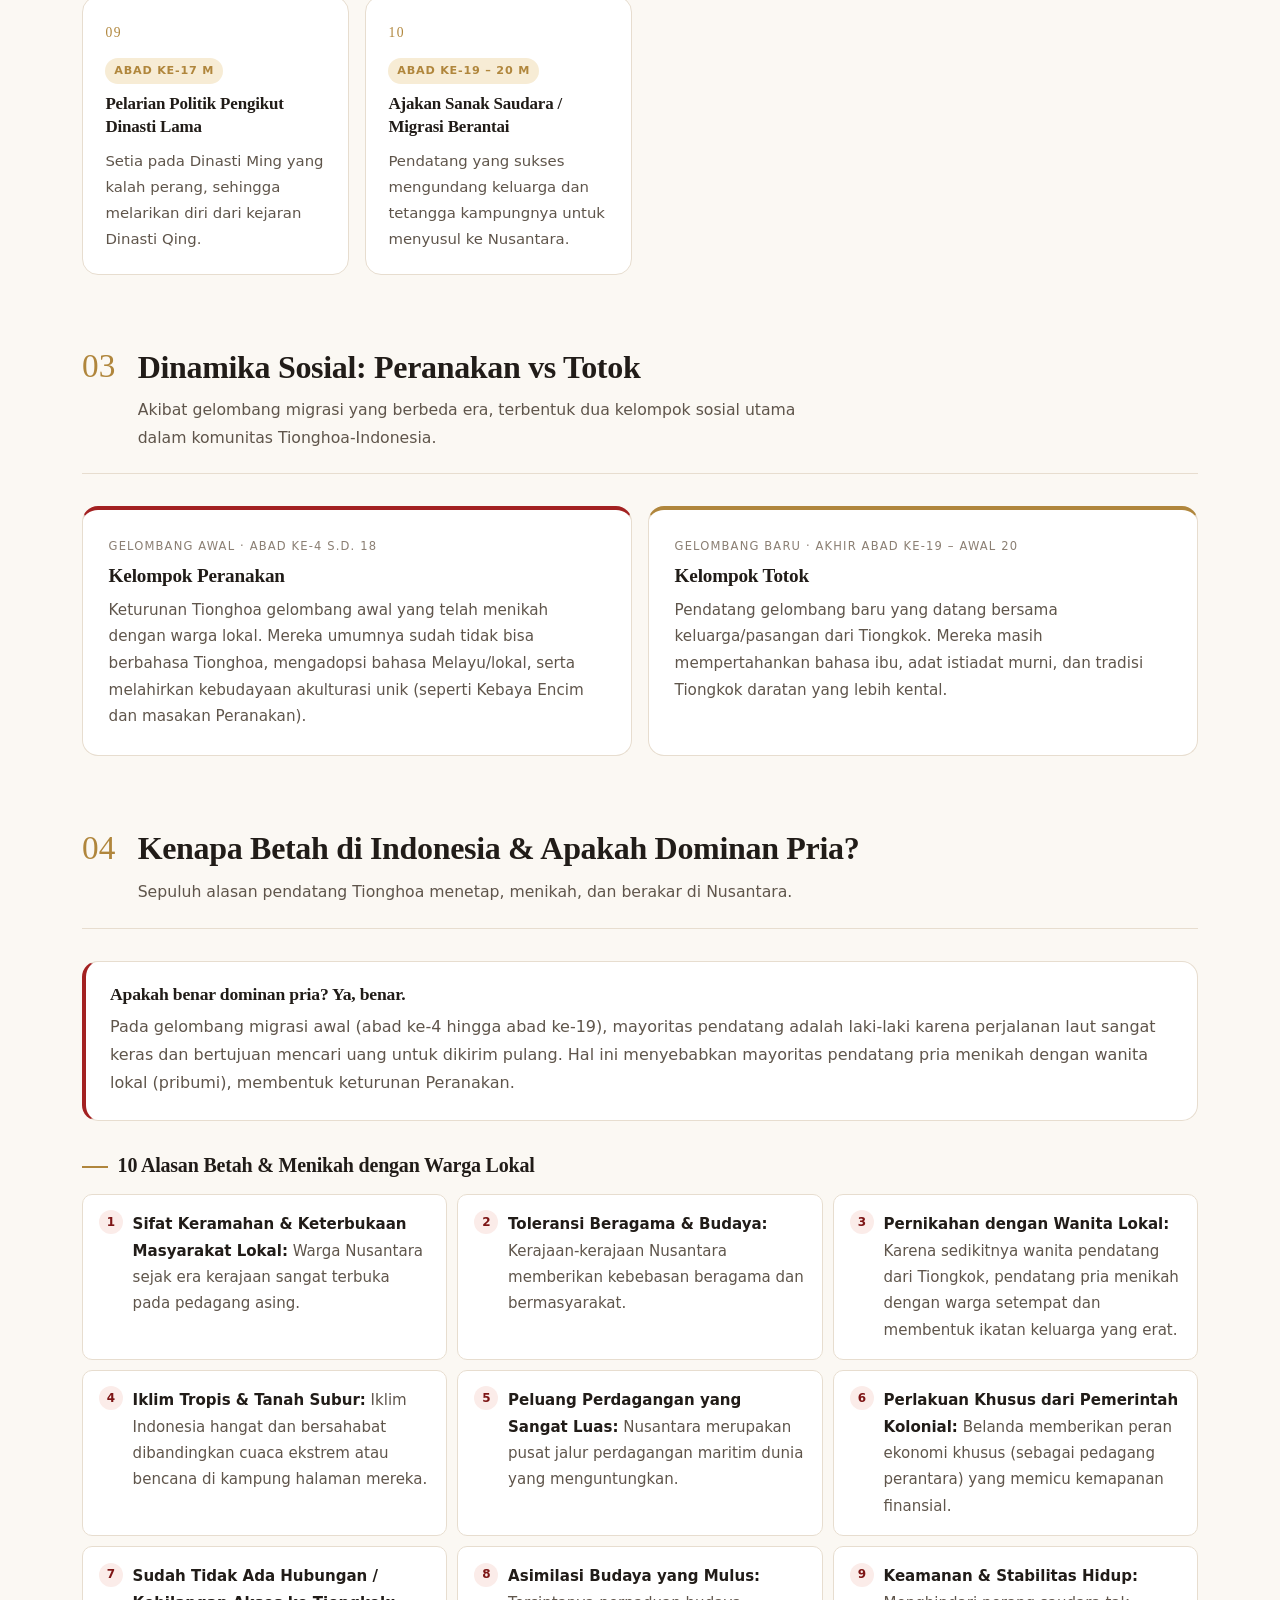
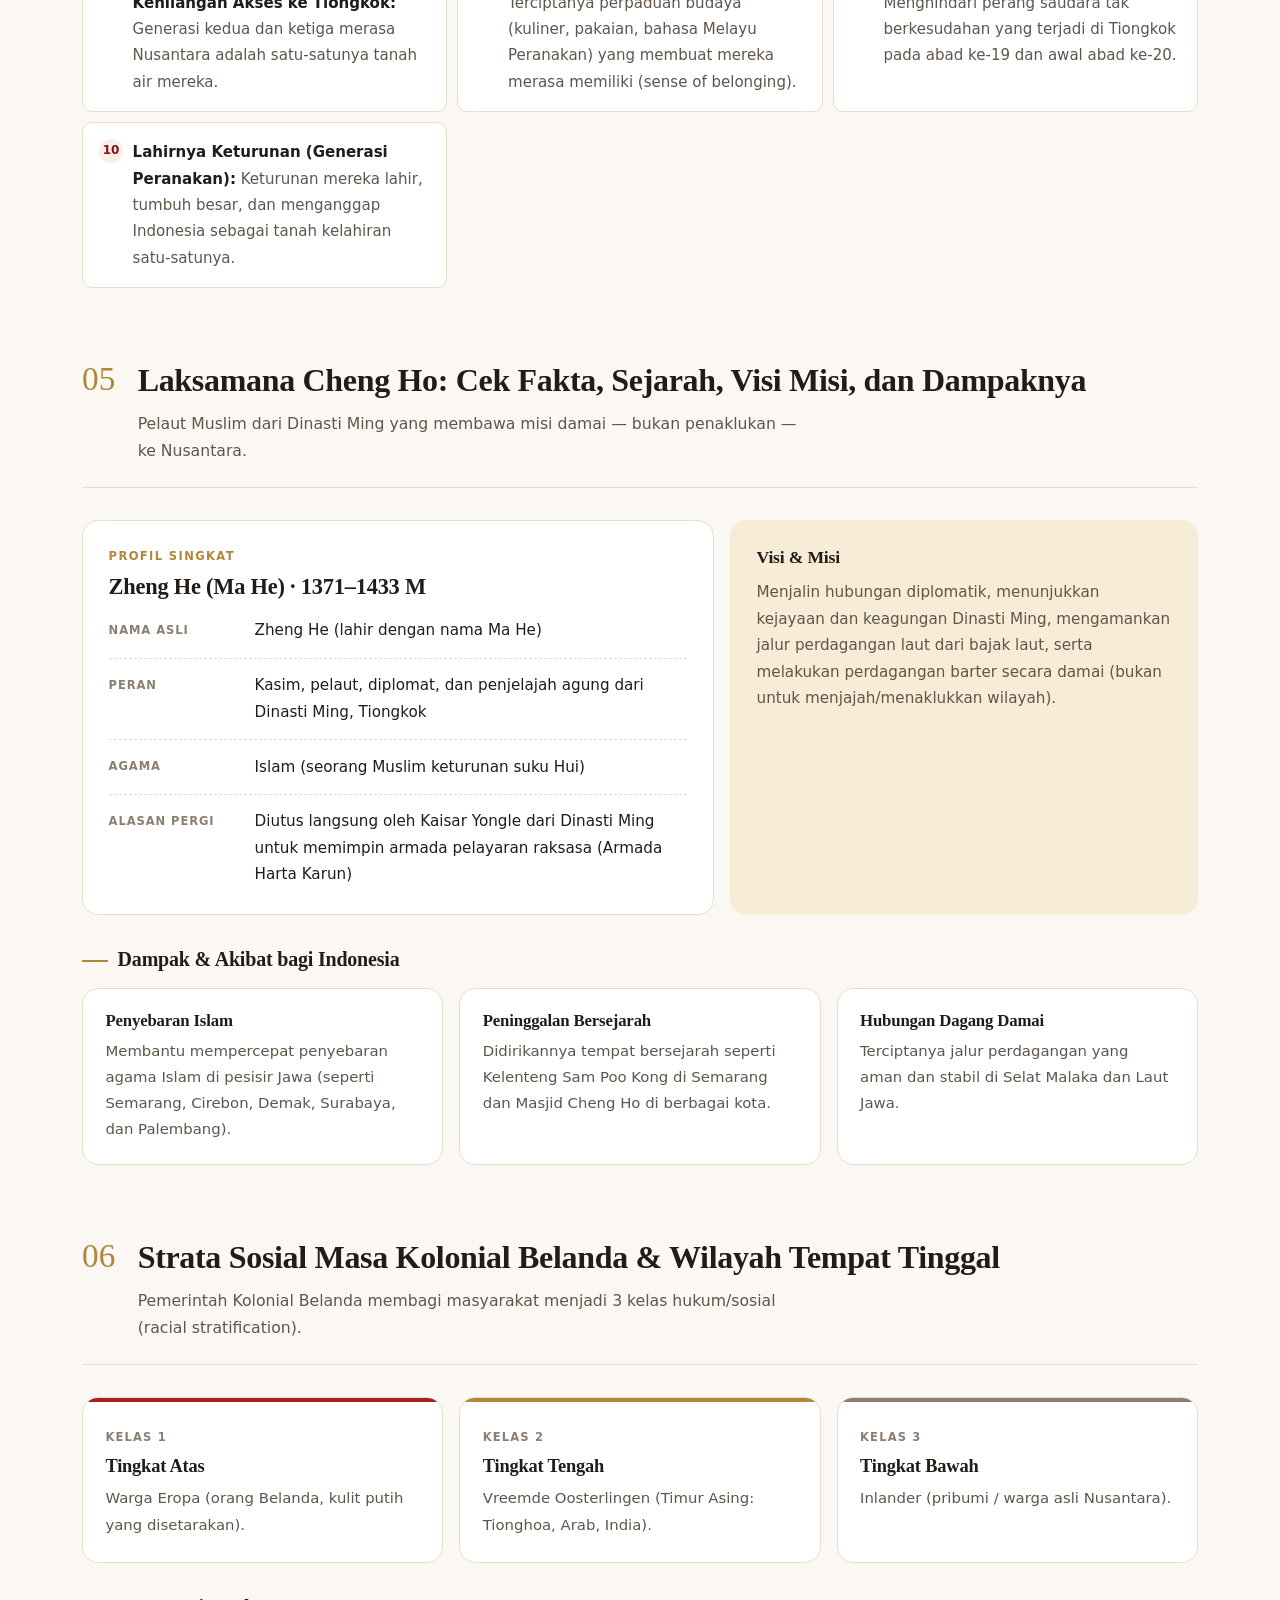
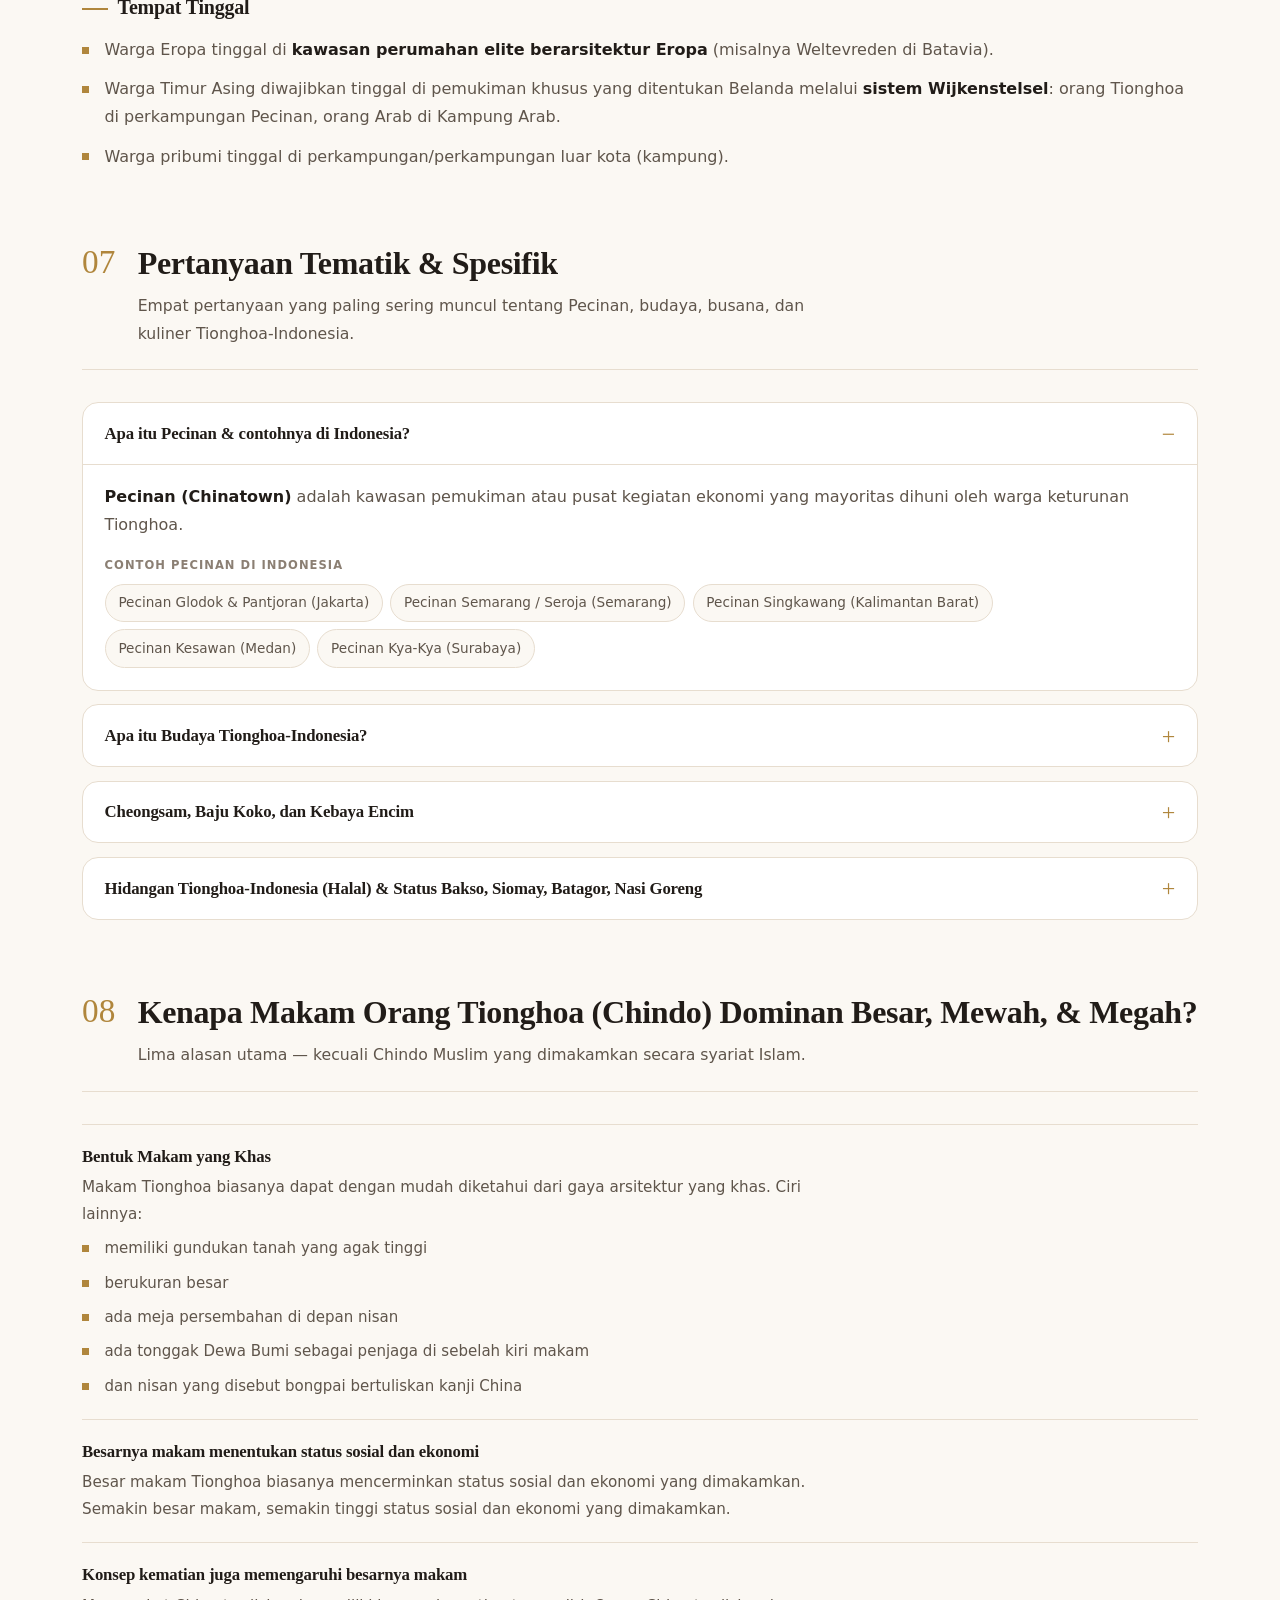
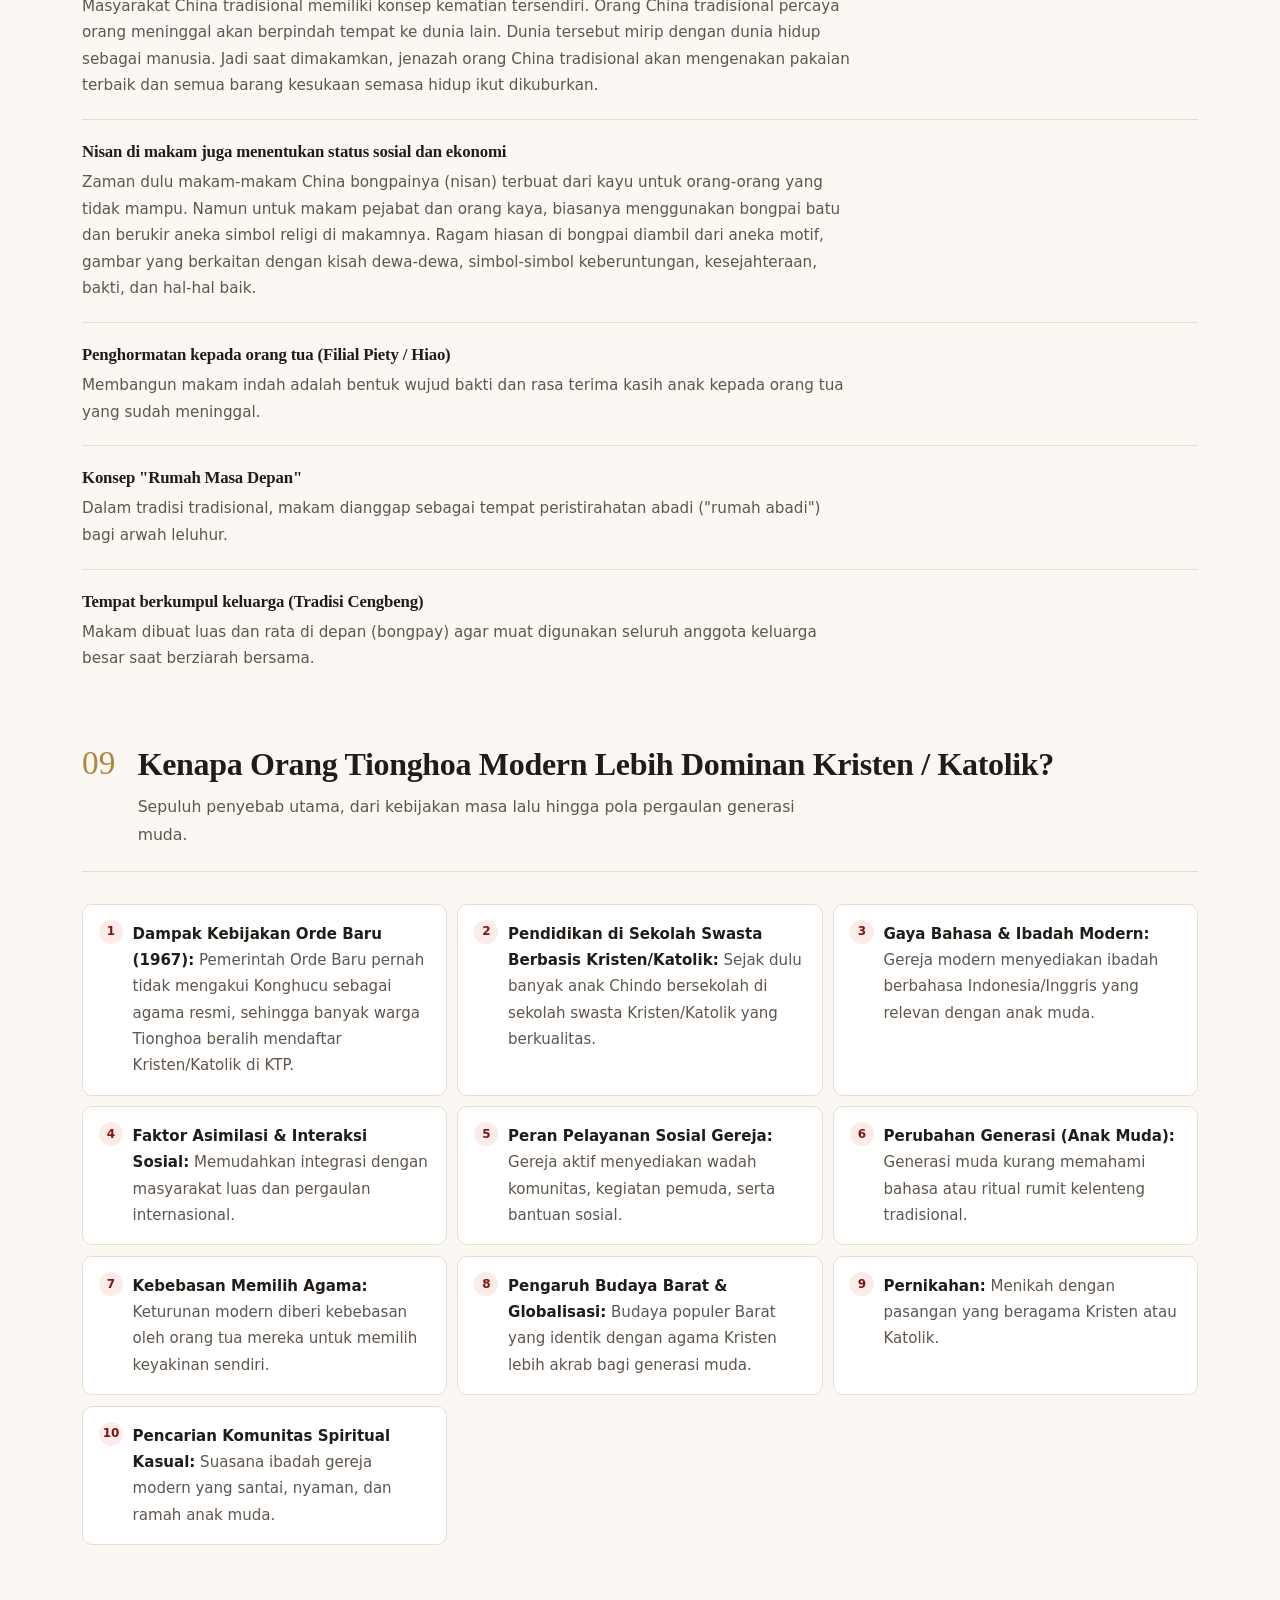
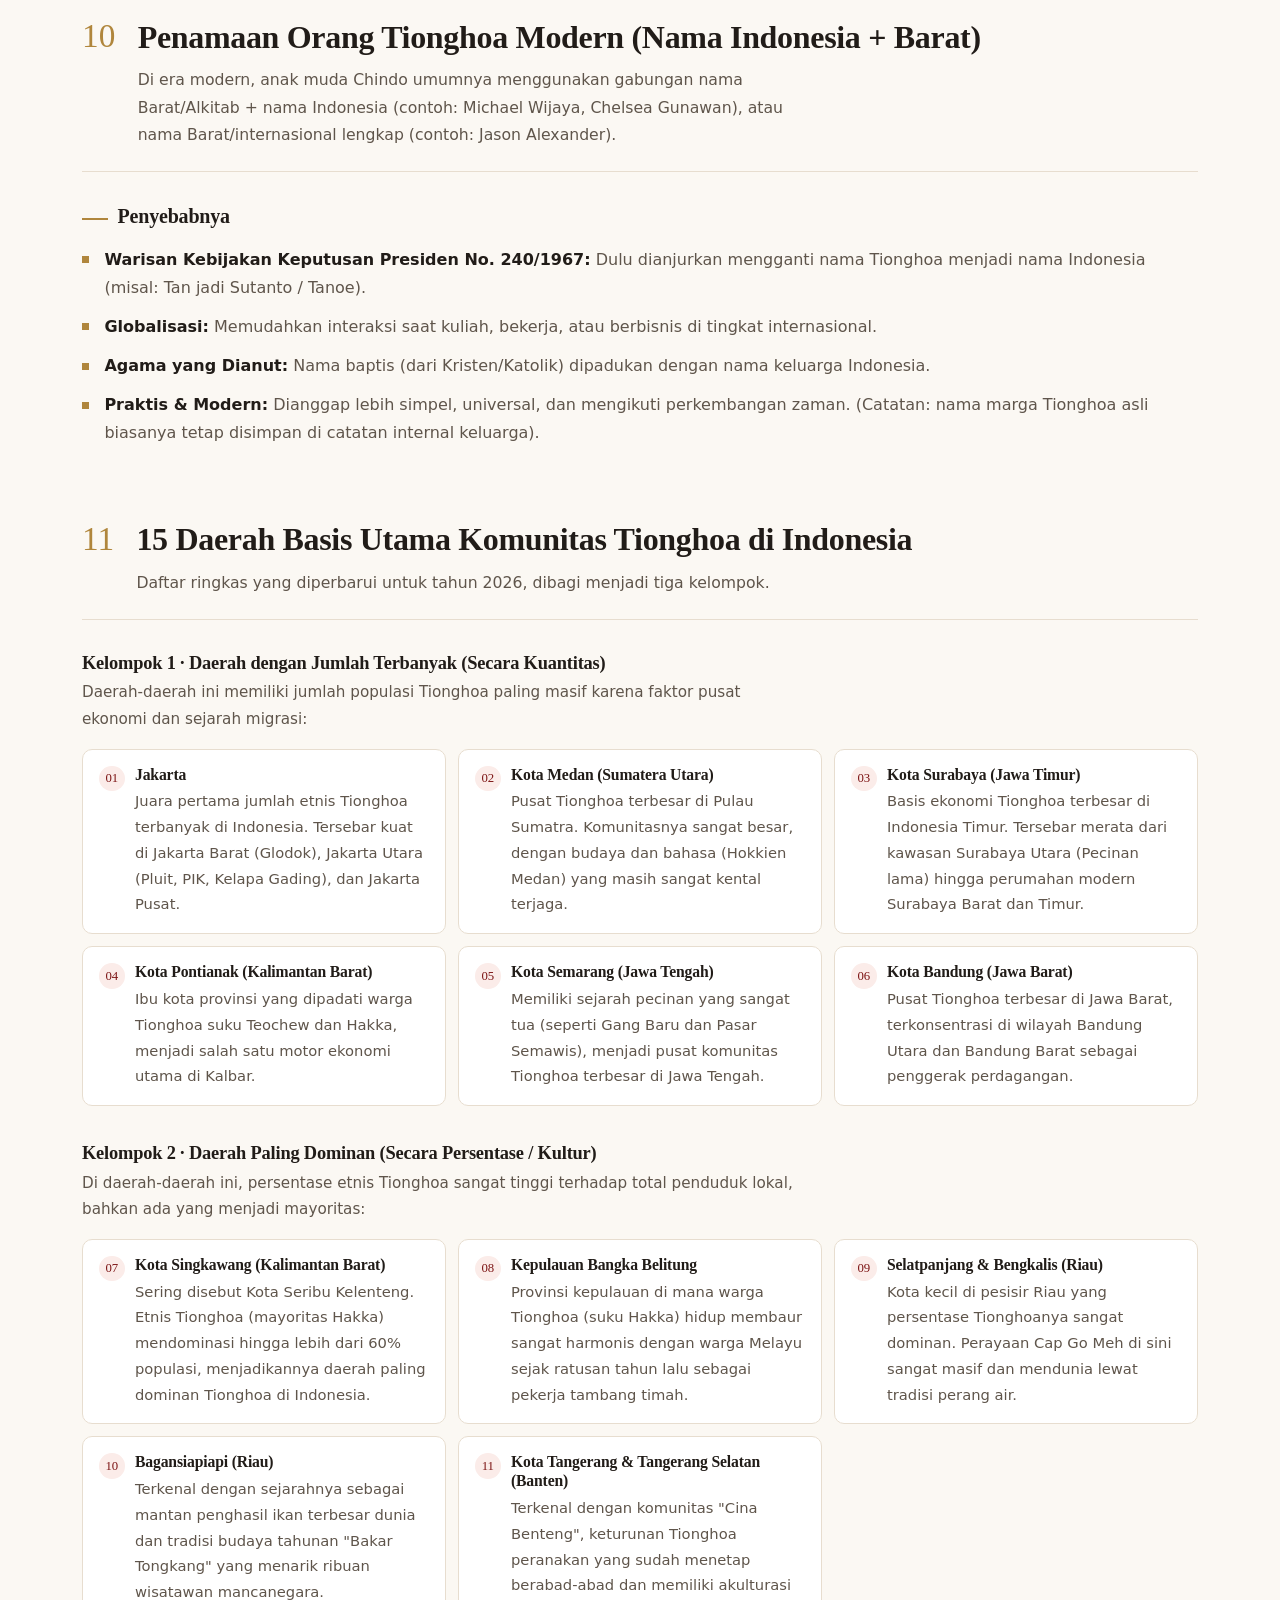
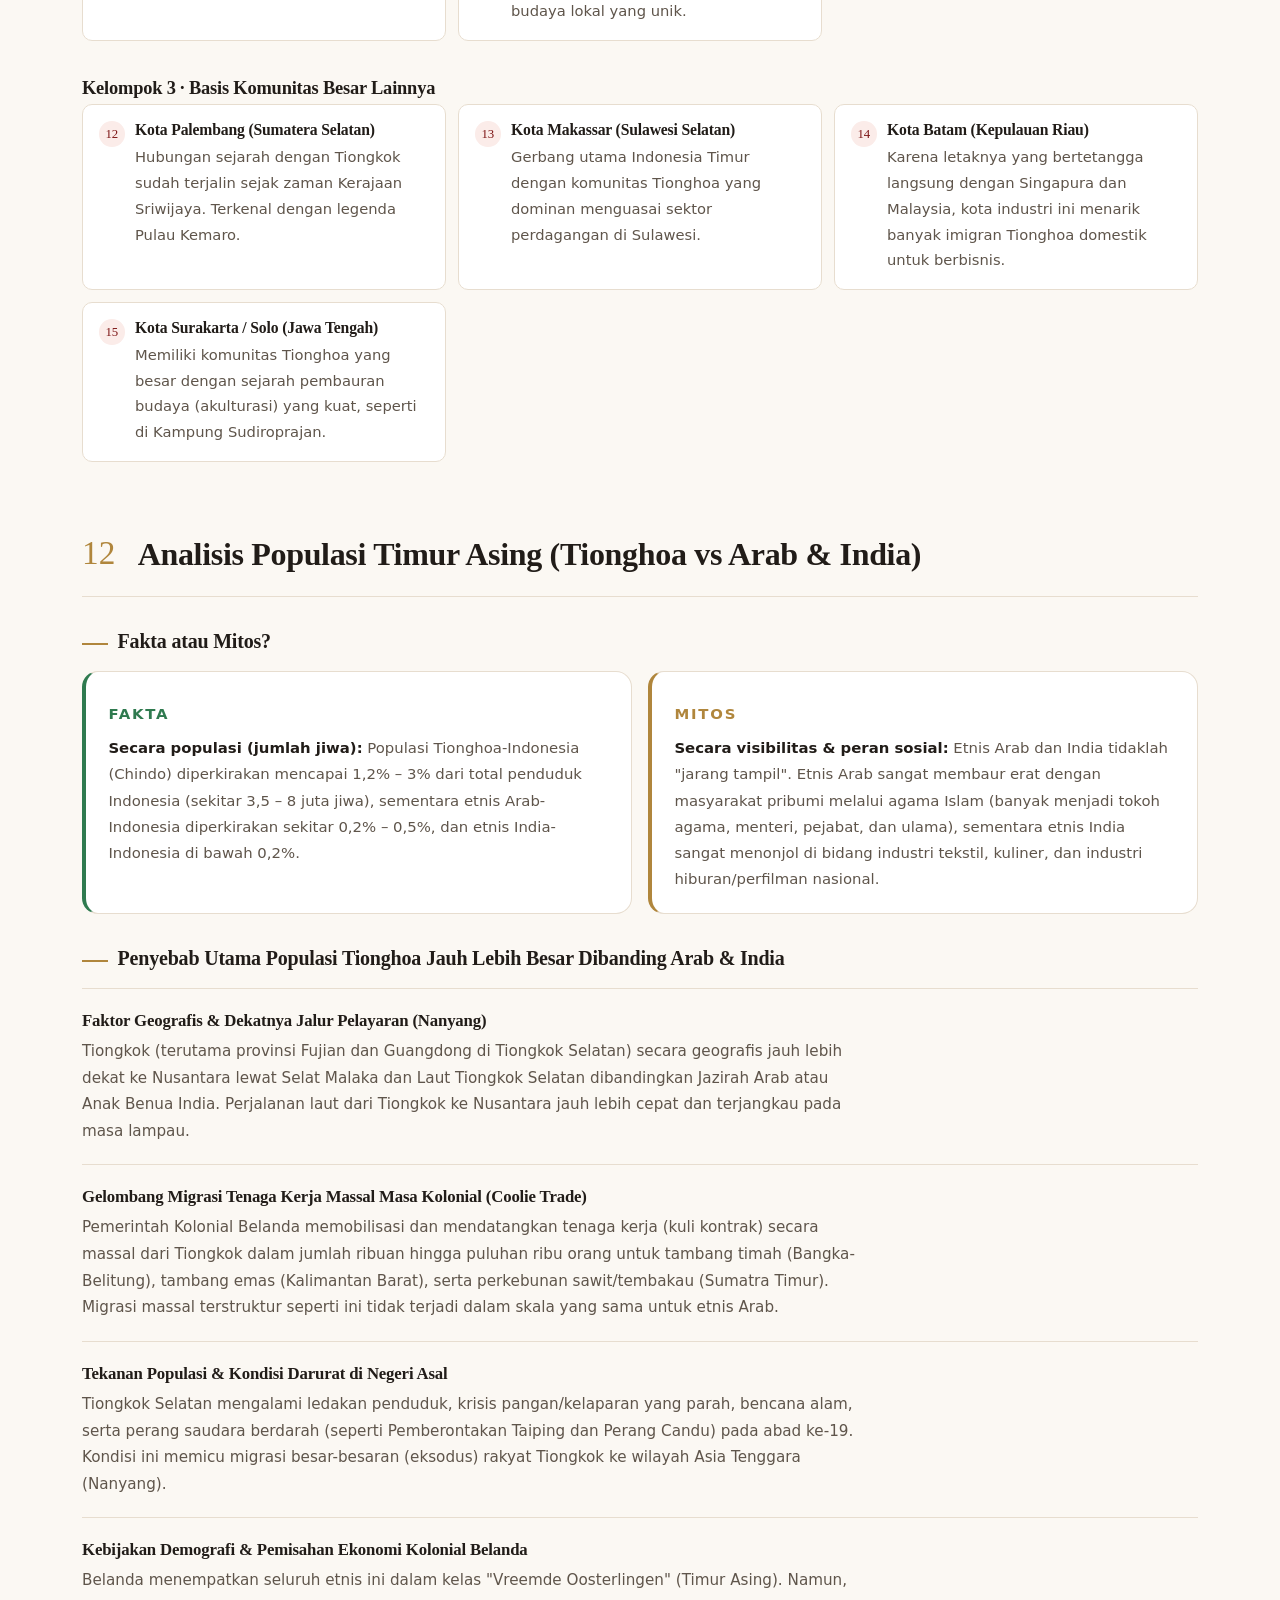
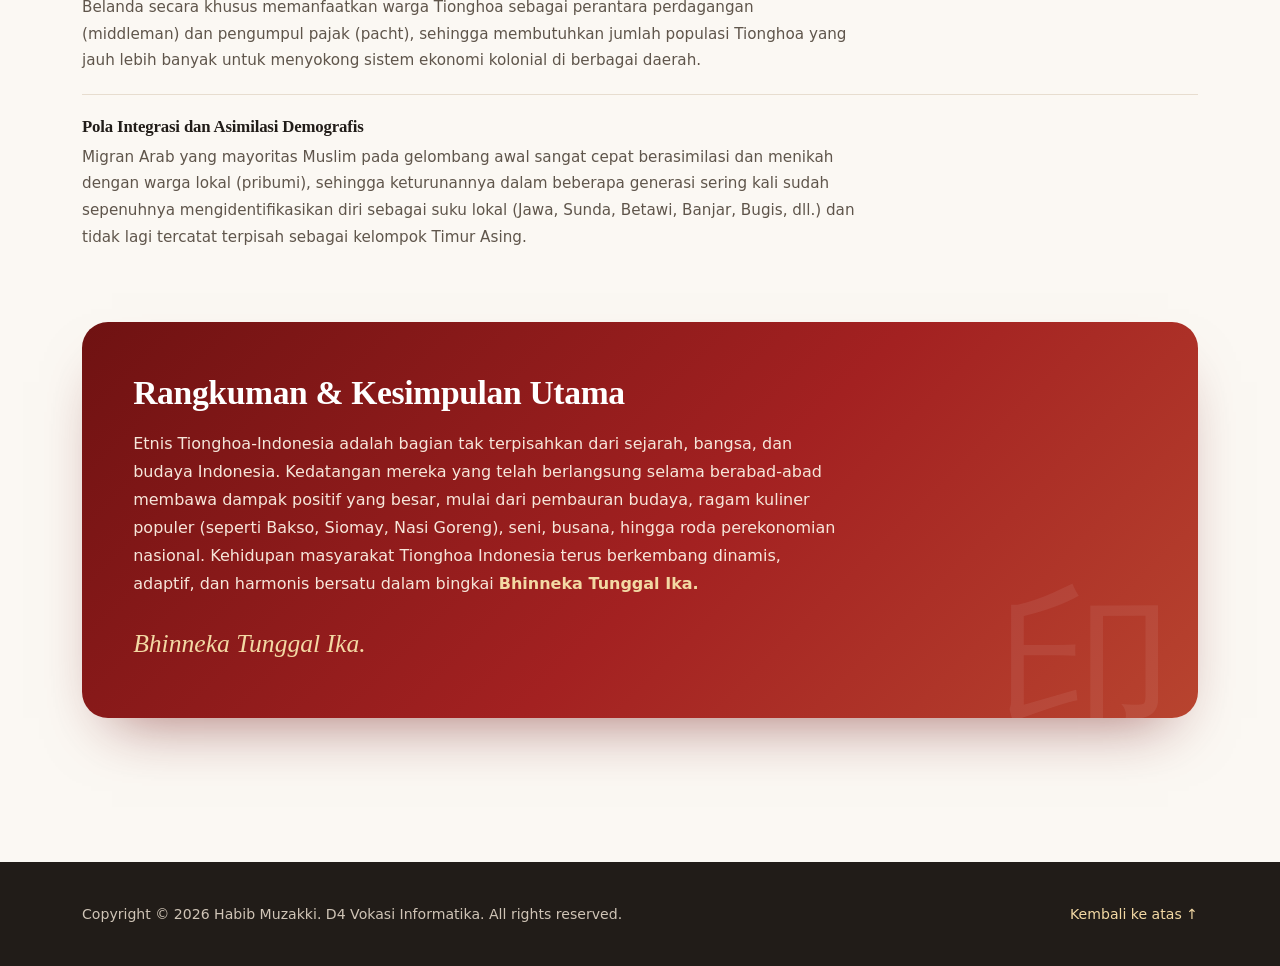
<file: #._BELAJAR_HTML_BARU/Sejarah-Tionghoa-Modern/index.html>
<!DOCTYPE html>
<html lang="id">
<head>
  <meta charset="UTF-8">
  <meta name="viewport" content="width=device-width, initial-scale=1">
  <meta name="color-scheme" content="light dark">
  <title>Sejarah Kedatangan Tionghoa (Chindo – Cina) ke Indonesia</title>
  <meta name="description" content="Sejarah kedatangan etnis Tionghoa ke Indonesia: dari musafir abad ke-4, Laksamana Cheng Ho, masa kolonial, hingga komunitas Chindo modern dan budayanya.">

  <!-- Bootstrap 5 : hanya CSS (tanpa JavaScript) -->
  <link href="https://cdn.jsdelivr.net/npm/bootstrap@5.3.8/dist/css/bootstrap.min.css"
        rel="stylesheet"
        integrity="sha384-sRIl4kxILFvY47J16cr9ZwB07vP4J8+LH7qKQnuqkuIAvNWLzeN8tE5YBujZqJLB"
        crossorigin="anonymous">

  <!-- CSS utama : semua tampilan diatur di sini -->
  <link rel="stylesheet" href="css/style.css">
</head>

<body>
  <a class="skip-link" href="#konten">Langsung ke konten</a>

  <!-- ==================== HEADER ==================== -->
  <header class="site-header">
    <div class="container site-header__inner">
      <a class="brand" href="#atas">
        <span class="brand__seal" aria-hidden="true">印</span>
        <span class="brand__name">Chindo<span class="brand__sep">·</span>Nusantara</span>
      </a>

      <nav class="site-nav" aria-label="Navigasi utama">
        <a href="#sejarah">Sejarah</a>
        <a href="#penyebab">Penyebab</a>
        <a href="#tematik">Budaya</a>
        <a href="#chengho">Tokoh</a>
        <a href="#daerah">Data</a>
        <a href="#kesimpulan">Ringkasan</a>
      </nav>

      <!-- Sakelar tema: radio + CSS murni, tanpa JavaScript -->
      <fieldset class="theme-switch">
        <legend class="visually-hidden">Pilih tema warna</legend>

        <input class="theme-switch__input" type="radio" name="theme" id="theme-auto" checked>
        <label class="theme-switch__label" for="theme-auto" title="Ikuti tema sistem">
          <svg class="theme-switch__icon" viewBox="0 0 24 24" fill="none" stroke="currentColor" stroke-width="1.8" stroke-linecap="round" aria-hidden="true">
            <circle cx="12" cy="12" r="8.5"></circle>
            <path d="M12 3.5v17a8.5 8.5 0 0 0 0-17z" fill="currentColor" stroke="none"></path>
          </svg>
          <span class="theme-switch__text">Auto</span>
        </label>

        <input class="theme-switch__input" type="radio" name="theme" id="theme-light">
        <label class="theme-switch__label" for="theme-light" title="Tema terang">
          <svg class="theme-switch__icon" viewBox="0 0 24 24" fill="none" stroke="currentColor" stroke-width="1.8" stroke-linecap="round" aria-hidden="true">
            <circle cx="12" cy="12" r="4"></circle>
            <path d="M12 2.5v2M12 19.5v2M2.5 12h2M19.5 12h2M5.3 5.3l1.4 1.4M17.3 17.3l1.4 1.4M5.3 18.7l1.4-1.4M17.3 6.7l1.4-1.4"></path>
          </svg>
          <span class="theme-switch__text">Terang</span>
        </label>

        <input class="theme-switch__input" type="radio" name="theme" id="theme-dark">
        <label class="theme-switch__label" for="theme-dark" title="Tema gelap">
          <svg class="theme-switch__icon" viewBox="0 0 24 24" fill="none" stroke="currentColor" stroke-width="1.8" stroke-linecap="round" stroke-linejoin="round" aria-hidden="true">
            <path d="M20 14.2A8.5 8.5 0 0 1 9.8 4a8.5 8.5 0 1 0 10.2 10.2z"></path>
          </svg>
          <span class="theme-switch__text">Gelap</span>
        </label>
      </fieldset>
    </div>
    <div class="progress-line" aria-hidden="true"></div>
  </header>

  <main id="konten">
    <!-- ==================== HERO ==================== -->
    <section class="hero" id="atas">
      <div class="container">
        <div class="row align-items-center gy-5">
          <div class="col-lg-7">
            <p class="eyebrow"><span class="eyebrow__dot"></span>Sejarah &amp; Budaya · Nusantara</p>
            <h1 class="hero__title">
              Sejarah Kedatangan <span class="hero__accent">Tionghoa</span>
              (Chindo – Cina) ke Indonesia
            </h1>
            <p class="hero__lead">
              Empat belas abad jejak migrasi, perdagangan, dan akulturasi — dari musafir Buddha
              di Sriwijaya hingga komunitas Chindo modern yang menjadi bagian tak terpisahkan
              dari Indonesia.
            </p>
            <ul class="hero__meta">
              <li>Abad ke-4 — 2026</li>
              <li>± 10 menit baca</li>
              <li>13 topik</li>
            </ul>
          </div>

          <div class="col-lg-5">
            <figure class="hero__figure">
              <img src="assets/bendera-indonesia.svg"
                   alt="Bendera Indonesia modern"
                   width="900" height="600"
                   loading="eager">
              <figcaption>Bendera Indonesia Modern</figcaption>
            </figure>
          </div>
        </div>
      </div>
    </section>

    <!-- ==================== STATISTIK RINGKAS ==================== -->
    <section class="stats-bar" aria-label="Ringkasan angka">
      <div class="container">
        <div class="stats">
          <div class="stat">
            <span class="stat__value">Abad ke-4</span>
            <span class="stat__label">Awal kontak dengan Nusantara</span>
          </div>
          <div class="stat">
            <span class="stat__value">±3,5–8 juta</span>
            <span class="stat__label">Estimasi warga Tionghoa-Indonesia</span>
          </div>
          <div class="stat">
            <span class="stat__value">1,2–3%</span>
            <span class="stat__label">Dari total penduduk Indonesia</span>
          </div>
          <div class="stat">
            <span class="stat__value">15 daerah</span>
            <span class="stat__label">Basis komunitas utama (2026)</span>
          </div>
        </div>
      </div>
    </section>

    <!-- ==================== DAFTAR ISI ==================== -->
    <nav class="toc-bar container" aria-labelledby="toc-title">
      <div class="toc">
        <h2 class="toc__title" id="toc-title">Daftar Isi</h2>
        <ol class="toc__list">
          <li><a href="#sejarah">Sejarah kedatangan etnis Tionghoa</a></li>
          <li><a href="#penyebab">10 penyebab utama &amp; periodenya</a></li>
          <li><a href="#peranakan">Dinamika sosial: Peranakan vs Totok</a></li>
          <li><a href="#betah">Kenapa betah &amp; apakah dominan pria?</a></li>
          <li><a href="#chengho">Laksamana Cheng Ho</a></li>
          <li><a href="#kolonial">Strata sosial kolonial &amp; tempat tinggal</a></li>
          <li><a href="#tematik">Pertanyaan tematik &amp; spesifik</a></li>
          <li><a href="#makam">Makam Tionghoa: besar, mewah &amp; megah</a></li>
          <li><a href="#agama">Dominasi Kristen/Katolik</a></li>
          <li><a href="#nama">Penamaan orang Tionghoa modern</a></li>
          <li><a href="#daerah">15 daerah basis komunitas (2026)</a></li>
          <li><a href="#populasi">Analisis populasi Timur Asing</a></li>
          <li><a href="#kesimpulan">Rangkuman &amp; kesimpulan</a></li>
        </ol>
      </div>
    </nav>

    <article class="container article">
      <!-- ==================== 01. SEJARAH ==================== -->
      <section class="section" id="sejarah">
        <header class="section__head">
          <span class="section__num" aria-hidden="true">01</span>
          <div>
            <h2 class="section__title">Sejarah Kedatangan Etnis Tionghoa ke Indonesia</h2>
            <p class="section__lead">
              Dari awal sampai sekarang — enam babak besar perjalanan komunitas Tionghoa di Nusantara.
            </p>
          </div>
        </header>

        <ol class="timeline">
          <li class="timeline__item">
            <p class="timeline__era">Abad ke-4 – 7 Masehi</p>
            <h3 class="timeline__title">Awal Kontak &amp; Agama</h3>
            <p>
              Datang musafir dan pendeta Buddha seperti Fa Hien (abad ke-4) dan I Ching (abad ke-7)
              yang singgah di Nusantara (seperti Kerajaan Tarumanagara dan Sriwijaya) untuk belajar
              agama dan bahasa Sanskerta sebelum melanjutkan perjalanan ke India.
            </p>
          </li>

          <li class="timeline__item">
            <p class="timeline__era">Abad ke-10 – 15 Masehi</p>
            <h3 class="timeline__title">Masa Kerajaan &amp; Majapahit</h3>
            <p>
              Gelombang pedagang dari Tiongkok Selatan mulai menetap di pelabuhan-pelabuhan pesisir
              pantai utara Jawa dan Sumatra. Pada masa Majapahit, komunitas Tionghoa sudah berkembang
              di perkotaan pelabuhan seperti Gresik dan Tuban sebelum kedatangan bangsa Eropa seperti Belanda.
            </p>
          </li>

          <li class="timeline__item">
            <p class="timeline__era">Abad ke-15</p>
            <h3 class="timeline__title">Pelayaran Cheng Ho</h3>
            <p>
              Ekspedisi Laksamana Cheng Ho membawa ribuan kru. Banyak anggotanya menetap,
              menyebarkan ajaran Islam, berdagang, dan berasimilasi dengan warga lokal.
            </p>
          </li>

          <li class="timeline__item">
            <p class="timeline__era">Abad ke-17 – 20</p>
            <h3 class="timeline__title">Masa Kolonial Belanda</h3>
            <p>
              VOC dan Pemerintah Kolonial Belanda mendatangkan tenaga kerja massal dari Tiongkok
              (seperti kuli tambang di Bangka-Belitung dan perkebunan di Sumatra/Kalimantan) serta
              memanfaatkan pedagang Tionghoa sebagai perantara perdagangan. Belanda memberlakukan
              pembagian kelas sosial dan pemisahan permukiman (Wijkenstelsel).
            </p>
          </li>

          <li class="timeline__item">
            <p class="timeline__era">1966 – 1998</p>
            <h3 class="timeline__title">Masa Kemerdekaan &amp; Orde Baru</h3>
            <p>
              Terjadi pasang surut politik. Pada era Orde Baru, aktivitas budaya, bahasa, dan nama
              Tionghoa dibatasi/dilarang demi asimilasi nasional.
            </p>
          </li>

          <li class="timeline__item">
            <p class="timeline__era">1998 – sekarang (2026)</p>
            <h3 class="timeline__title">Masa Reformasi</h3>
            <p>
              Presiden Abdurrahman Wahid (Gus Dur) mencabut pembatasan budaya Tionghoa. Tahun Baru
              Imlek diresmikan sebagai hari libur nasional oleh Presiden Megawati. Saat ini, warga
              Tionghoa-Indonesia (Chindo) telah memegang hak sipil penuh dan aktif di berbagai bidang
              mulai dari ekonomi, seni, olahraga, hingga politik.
            </p>
          </li>
        </ol>
      </section>

      <!-- ==================== 02. PENYEBAB ==================== -->
      <section class="section" id="penyebab">
        <header class="section__head">
          <span class="section__num" aria-hidden="true">02</span>
          <div>
            <h2 class="section__title">10 Penyebab Utama Kedatangan Etnis Tionghoa &amp; Periode Waktunya</h2>
            <p class="section__lead">
              Dorongan ekonomi, politik, dan bencana di tanah asal bertemu dengan peluang di Nusantara.
            </p>
          </div>
        </header>

        <ol class="card-grid">
          <li class="info-card">
            <span class="tag">Abad ke-4 – 15 M</span>
            <h3 class="info-card__title">Hubungan Perdagangan Rempah-rempah</h3>
            <p>Tertarik mencari rempah-rempah, sutera, dan kayu harum di Nusantara.</p>
          </li>

          <li class="info-card">
            <span class="tag">Abad ke-17 &amp; 19</span>
            <h3 class="info-card__title">Kekacauan Politik &amp; Perang di Tiongkok</h3>
            <p>
              Runtuhnya Dinasti Ming digantikan Dinasti Qing, serta Perang Candu (1839–1860)
              memicu pengungsian besar-besaran.
            </p>
          </li>

          <li class="info-card">
            <span class="tag">Abad ke-18 – 19</span>
            <h3 class="info-card__title">Bencana Alam &amp; Kelaparan di Tiongkok Selatan</h3>
            <p>Kelaparan akibat kemarau panjang dan banjir di daerah Fujian dan Guangdong.</p>
          </li>

          <li class="info-card">
            <span class="tag">Abad ke-18 – 20</span>
            <h3 class="info-card__title">Mencari Mata Pencaharian / Migrasi Ekonomi</h3>
            <p>
              Kehidupan miskin di kampung halaman mendorong pencarian kerja ke wilayah Nanyang
              (Lautan Selatan/Nusantara).
            </p>
          </li>

          <li class="info-card">
            <span class="tag">Abad ke-19 – awal 20</span>
            <h3 class="info-card__title">Permintaan Tenaga Kerja oleh Belanda</h3>
            <p>
              Pengiriman kuli kontrak untuk tambang timah di Bangka-Belitung, tambang emas di
              Kalimantan Barat, dan perkebunan di Sumatra Timur.
            </p>
          </li>

          <li class="info-card">
            <span class="tag">Abad ke-15</span>
            <h3 class="info-card__title">Ekspedisi Diplomatik Kerajaan / Kekaisaran</h3>
            <p>Ekspedisi damai Laksamana Cheng Ho dari Dinasti Ming (1405–1433 M).</p>
          </li>

          <li class="info-card">
            <span class="tag">Abad ke-7 &amp; 15 M</span>
            <h3 class="info-card__title">Penyebaran Agama Buddha &amp; Islam</h3>
            <p>Perjalanan belajar pendeta Buddha serta misi dakwah pedagang Tionghoa Muslim.</p>
          </li>

          <li class="info-card">
            <span class="tag">Abad ke-10 – 14 M</span>
            <h3 class="info-card__title">Kebijakan Perdagangan Laut Dinasti Tiongkok</h3>
            <p>
              Pembukaan pelabuhan Tiongkok pada era Dinasti Song dan Yuan yang mempermudah
              pelayaran ke selatan.
            </p>
          </li>

          <li class="info-card">
            <span class="tag">Abad ke-17 M</span>
            <h3 class="info-card__title">Pelarian Politik Pengikut Dinasti Lama</h3>
            <p>Setia pada Dinasti Ming yang kalah perang, sehingga melarikan diri dari kejaran Dinasti Qing.</p>
          </li>

          <li class="info-card">
            <span class="tag">Abad ke-19 – 20 M</span>
            <h3 class="info-card__title">Ajakan Sanak Saudara / Migrasi Berantai</h3>
            <p>
              Pendatang yang sukses mengundang keluarga dan tetangga kampungnya untuk menyusul
              ke Nusantara.
            </p>
          </li>
        </ol>
      </section>

      <!-- ==================== 03. PERANAKAN VS TOTOK ==================== -->
      <section class="section" id="peranakan">
        <header class="section__head">
          <span class="section__num" aria-hidden="true">03</span>
          <div>
            <h2 class="section__title">Dinamika Sosial: Peranakan vs Totok</h2>
            <p class="section__lead">
              Akibat gelombang migrasi yang berbeda era, terbentuk dua kelompok sosial utama
              dalam komunitas Tionghoa-Indonesia.
            </p>
          </div>
        </header>

        <div class="compare">
          <article class="compare__card">
            <p class="compare__label">Gelombang awal · Abad ke-4 s.d. 18</p>
            <h3>Kelompok Peranakan</h3>
            <p>
              Keturunan Tionghoa gelombang awal yang telah menikah dengan warga lokal. Mereka
              umumnya sudah tidak bisa berbahasa Tionghoa, mengadopsi bahasa Melayu/lokal, serta
              melahirkan kebudayaan akulturasi unik (seperti Kebaya Encim dan masakan Peranakan).
            </p>
          </article>

          <article class="compare__card compare__card--totok">
            <p class="compare__label">Gelombang baru · Akhir abad ke-19 – awal 20</p>
            <h3>Kelompok Totok</h3>
            <p>
              Pendatang gelombang baru yang datang bersama keluarga/pasangan dari Tiongkok.
              Mereka masih mempertahankan bahasa ibu, adat istiadat murni, dan tradisi Tiongkok
              daratan yang lebih kental.
            </p>
          </article>
        </div>
      </section>

      <!-- ==================== 04. KENAPA BETAH ==================== -->
      <section class="section" id="betah">
        <header class="section__head">
          <span class="section__num" aria-hidden="true">04</span>
          <div>
            <h2 class="section__title">Kenapa Betah di Indonesia &amp; Apakah Dominan Pria?</h2>
            <p class="section__lead">
              Sepuluh alasan pendatang Tionghoa menetap, menikah, dan berakar di Nusantara.
            </p>
          </div>
        </header>

        <div class="callout">
          <h3 class="callout__title">Apakah benar dominan pria? Ya, benar.</h3>
          <p>
            Pada gelombang migrasi awal (abad ke-4 hingga abad ke-19), mayoritas pendatang adalah
            laki-laki karena perjalanan laut sangat keras dan bertujuan mencari uang untuk dikirim
            pulang. Hal ini menyebabkan mayoritas pendatang pria menikah dengan wanita lokal
            (pribumi), membentuk keturunan Peranakan.
          </p>
        </div>

        <h3 class="subhead">10 Alasan Betah &amp; Menikah dengan Warga Lokal</h3>

        <ol class="steps">
          <li><strong>Sifat Keramahan &amp; Keterbukaan Masyarakat Lokal:</strong> Warga Nusantara sejak era kerajaan sangat terbuka pada pedagang asing.</li>
          <li><strong>Toleransi Beragama &amp; Budaya:</strong> Kerajaan-kerajaan Nusantara memberikan kebebasan beragama dan bermasyarakat.</li>
          <li><strong>Pernikahan dengan Wanita Lokal:</strong> Karena sedikitnya wanita pendatang dari Tiongkok, pendatang pria menikah dengan warga setempat dan membentuk ikatan keluarga yang erat.</li>
          <li><strong>Iklim Tropis &amp; Tanah Subur:</strong> Iklim Indonesia hangat dan bersahabat dibandingkan cuaca ekstrem atau bencana di kampung halaman mereka.</li>
          <li><strong>Peluang Perdagangan yang Sangat Luas:</strong> Nusantara merupakan pusat jalur perdagangan maritim dunia yang menguntungkan.</li>
          <li><strong>Perlakuan Khusus dari Pemerintah Kolonial:</strong> Belanda memberikan peran ekonomi khusus (sebagai pedagang perantara) yang memicu kemapanan finansial.</li>
          <li><strong>Sudah Tidak Ada Hubungan / Kehilangan Akses ke Tiongkok:</strong> Generasi kedua dan ketiga merasa Nusantara adalah satu-satunya tanah air mereka.</li>
          <li><strong>Asimilasi Budaya yang Mulus:</strong> Terciptanya perpaduan budaya (kuliner, pakaian, bahasa Melayu Peranakan) yang membuat mereka merasa memiliki (sense of belonging).</li>
          <li><strong>Keamanan &amp; Stabilitas Hidup:</strong> Menghindari perang saudara tak berkesudahan yang terjadi di Tiongkok pada abad ke-19 dan awal abad ke-20.</li>
          <li><strong>Lahirnya Keturunan (Generasi Peranakan):</strong> Keturunan mereka lahir, tumbuh besar, dan menganggap Indonesia sebagai tanah kelahiran satu-satunya.</li>
        </ol>
      </section>

      <!-- ==================== 05. CHENG HO ==================== -->
      <section class="section" id="chengho">
        <header class="section__head">
          <span class="section__num" aria-hidden="true">05</span>
          <div>
            <h2 class="section__title">Laksamana Cheng Ho: Cek Fakta, Sejarah, Visi Misi, dan Dampaknya</h2>
            <p class="section__lead">
              Pelaut Muslim dari Dinasti Ming yang membawa misi damai — bukan penaklukan — ke Nusantara.
            </p>
          </div>
        </header>

        <div class="profile">
          <div class="profile__card">
            <p class="profile__eyebrow">Profil singkat</p>
            <h3>Zheng He (Ma He) · 1371–1433 M</h3>
            <dl class="facts">
              <div>
                <dt>Nama asli</dt>
                <dd>Zheng He (lahir dengan nama Ma He)</dd>
              </div>
              <div>
                <dt>Peran</dt>
                <dd>Kasim, pelaut, diplomat, dan penjelajah agung dari Dinasti Ming, Tiongkok</dd>
              </div>
              <div>
                <dt>Agama</dt>
                <dd>Islam (seorang Muslim keturunan suku Hui)</dd>
              </div>
              <div>
                <dt>Alasan pergi</dt>
                <dd>Diutus langsung oleh Kaisar Yongle dari Dinasti Ming untuk memimpin armada pelayaran raksasa (Armada Harta Karun)</dd>
              </div>
            </dl>
          </div>

          <div class="profile__card profile__card--side">
            <h3>Visi &amp; Misi</h3>
            <p>
              Menjalin hubungan diplomatik, menunjukkan kejayaan dan keagungan Dinasti Ming,
              mengamankan jalur perdagangan laut dari bajak laut, serta melakukan perdagangan
              barter secara damai (bukan untuk menjajah/menaklukkan wilayah).
            </p>
          </div>
        </div>

        <h3 class="subhead">Dampak &amp; Akibat bagi Indonesia</h3>

        <div class="mini-grid">
          <article class="mini-card">
            <h4>Penyebaran Islam</h4>
            <p>
              Membantu mempercepat penyebaran agama Islam di pesisir Jawa (seperti Semarang,
              Cirebon, Demak, Surabaya, dan Palembang).
            </p>
          </article>
          <article class="mini-card">
            <h4>Peninggalan Bersejarah</h4>
            <p>
              Didirikannya tempat bersejarah seperti Kelenteng Sam Poo Kong di Semarang dan
              Masjid Cheng Ho di berbagai kota.
            </p>
          </article>
          <article class="mini-card">
            <h4>Hubungan Dagang Damai</h4>
            <p>
              Terciptanya jalur perdagangan yang aman dan stabil di Selat Malaka dan Laut Jawa.
            </p>
          </article>
        </div>
      </section>

      <!-- ==================== 06. STRATA KOLONIAL ==================== -->
      <section class="section" id="kolonial">
        <header class="section__head">
          <span class="section__num" aria-hidden="true">06</span>
          <div>
            <h2 class="section__title">Strata Sosial Masa Kolonial Belanda &amp; Wilayah Tempat Tinggal</h2>
            <p class="section__lead">
              Pemerintah Kolonial Belanda membagi masyarakat menjadi 3 kelas hukum/sosial
              (racial stratification).
            </p>
          </div>
        </header>

        <div class="tiers">
          <article class="tier tier--1">
            <span class="tier__level">Kelas 1</span>
            <h3>Tingkat Atas</h3>
            <p>Warga Eropa (orang Belanda, kulit putih yang disetarakan).</p>
          </article>
          <article class="tier tier--2">
            <span class="tier__level">Kelas 2</span>
            <h3>Tingkat Tengah</h3>
            <p>Vreemde Oosterlingen (Timur Asing: Tionghoa, Arab, India).</p>
          </article>
          <article class="tier tier--3">
            <span class="tier__level">Kelas 3</span>
            <h3>Tingkat Bawah</h3>
            <p>Inlander (pribumi / warga asli Nusantara).</p>
          </article>
        </div>

        <h3 class="subhead">Tempat Tinggal</h3>

        <ul class="list-square">
          <li>Warga Eropa tinggal di <strong>kawasan perumahan elite berarsitektur Eropa</strong> (misalnya Weltevreden di Batavia).</li>
          <li>
            Warga Timur Asing diwajibkan tinggal di pemukiman khusus yang ditentukan Belanda
            melalui <strong>sistem Wijkenstelsel</strong>: orang Tionghoa di perkampungan Pecinan,
            orang Arab di Kampung Arab.
          </li>
          <li>Warga pribumi tinggal di perkampungan/perkampungan luar kota (kampung).</li>
        </ul>
      </section>

      <!-- ==================== 07. PERTANYAAN TEMATIK ==================== -->
      <section class="section" id="tematik">
        <header class="section__head">
          <span class="section__num" aria-hidden="true">07</span>
          <div>
            <h2 class="section__title">Pertanyaan Tematik &amp; Spesifik</h2>
            <p class="section__lead">
              Empat pertanyaan yang paling sering muncul tentang Pecinan, budaya, busana,
              dan kuliner Tionghoa-Indonesia.
            </p>
          </div>
        </header>

        <div class="faq">
          <details class="faq__item" open>
            <summary>
              <h3>Apa itu Pecinan &amp; contohnya di Indonesia?</h3>
            </summary>
            <div class="faq__body">
              <p>
                <strong>Pecinan (Chinatown)</strong> adalah kawasan pemukiman atau pusat kegiatan
                ekonomi yang mayoritas dihuni oleh warga keturunan Tionghoa.
              </p>
              <p class="faq__label">Contoh Pecinan di Indonesia</p>
              <ul class="pill-list">
                <li>Pecinan Glodok &amp; Pantjoran (Jakarta)</li>
                <li>Pecinan Semarang / Seroja (Semarang)</li>
                <li>Pecinan Singkawang (Kalimantan Barat)</li>
                <li>Pecinan Kesawan (Medan)</li>
                <li>Pecinan Kya-Kya (Surabaya)</li>
              </ul>
            </div>
          </details>

          <details class="faq__item">
            <summary>
              <h3>Apa itu Budaya Tionghoa-Indonesia?</h3>
            </summary>
            <div class="faq__body">
              <p>
                Budaya perpaduan (akulturasi) antara unsur tradisi Tiongkok Selatan dengan
                budaya lokal Nusantara.
              </p>

              <h4>Bahasa</h4>
              <p>
                Bahasa Melayu Tionghoa (Bahasa Peranakan), Bahasa Hokkien (banyak dipakai di
                Medan/Batam), dan Hakka (di Singkawang/Bangka).
              </p>

              <h4>Kelompok Suku (Dialek)</h4>
              <p>
                Selain keberagaman bahasa, etnis Tionghoa di Indonesia terbagi ke dalam beberapa
                kelompok suku utama berdasarkan daerah asal dan dialeknya:
              </p>
              <ul class="list-square compact">
                <li>
                  <strong>Hokkien:</strong> Mayoritas di Sumatra Utara (Medan), Riau, Sumatra Selatan,
                  seluruh Pulau Sumatra, dan Jawa (Tangerang, Jakarta, Semarang, Surabaya).
                  Terkenal aktif di bidang perdagangan.
                </li>
                <li>
                  <strong>Hakka (Khek):</strong> Banyak bermukim di Kalimantan Barat (Singkawang,
                  Pontianak), Bangka-Belitung, dan Aceh. Dikenal memiliki karakter pekerja keras.
                </li>
                <li>
                  <strong>Teochew (Tiochiu):</strong> Mayoritas di kawasan Riau (Selatpanjang),
                  Bagansiapiapi, dan Kalimantan Barat. Bahasanya mirip dengan dialek Hokkien.
                </li>
                <li>
                  <strong>Kanton (Cantonese/Konghu):</strong> Banyak menetap di kota-kota besar;
                  sejarahnya banyak yang memiliki keahlian dalam pertukangan, teknik, dan tambang.
                </li>
              </ul>

              <h4>Unsur Budaya Lain</h4>
              <dl class="facts facts--stack">
                <div>
                  <dt>Sastra</dt>
                  <dd>Sastra Melayu Tionghoa (novel/koran tempo dulu seperti koran Sin Po).</dd>
                </div>
                <div>
                  <dt>Arsitektur</dt>
                  <dd>
                    Bangunan kelenteng dan rumah atap berbentuk pelana/ekor walet dipadu dengan
                    jendela/gaya rumah tropis Nusantara.
                  </dd>
                </div>
                <div>
                  <dt>Seni &amp; Pertunjukan</dt>
                  <dd>
                    Barongsai, Liang Liong (Tari Naga), Wayang Potehi, serta Musik Gambang Kromong (Jakarta).
                  </dd>
                </div>
                <div>
                  <dt>Busana</dt>
                  <dd>Kebaya Encim, Cheongsam, dan Baju Koko.</dd>
                </div>
                <div>
                  <dt>Perayaan &amp; Festival</dt>
                  <dd>Imlek, Cap Go Meh, Festival Peh Cun (Pesta Perahu Naga), dan Festival Cengbeng (Qingming).</dd>
                </div>
              </dl>
            </div>
          </details>

          <details class="faq__item">
            <summary>
              <h3>Cheongsam, Baju Koko, dan Kebaya Encim</h3>
            </summary>
            <div class="faq__body">
              <dl class="facts facts--stack">
                <div>
                  <dt>Cheongsam (Qipao)</dt>
                  <dd>
                    Gaun tradisional khas Tionghoa berpola ketat, berkerah tinggi (kerah Shanghai),
                    dan kancing khas Tiongkok (samfu).
                  </dd>
                </div>
                <div>
                  <dt>Baju Koko</dt>
                  <dd>
                    Pakaian pria yang berakar dari baju tradisional Tionghoa (Tui-Khim). Kata "Koko"
                    berasal dari sebutan untuk kakak laki-laki Tionghoa (Engko-engko), yang kini
                    menjadi pakaian Muslim pria populer di Indonesia.
                  </dd>
                </div>
                <div>
                  <dt>Kebaya Encim</dt>
                  <dd>
                    Kebaya khas perempuan Peranakan Tionghoa di Jawa (terutama Batavia/pesisir).
                    Merupakan paduan kebaya Melayu/Jawa dengan bordiran indah khas Tionghoa dan
                    bahan kain mori/sutra yang terang.
                  </dd>
                </div>
              </dl>
            </div>
          </details>

          <details class="faq__item">
            <summary>
              <h3>Hidangan Tionghoa-Indonesia (Halal) &amp; Status Bakso, Siomay, Batagor, Nasi Goreng</h3>
            </summary>
            <div class="faq__body">
              <p>
                Banyak kuliner asal Tiongkok yang disesuaikan dengan lidah lokal dan aturan halal
                di Indonesia dengan mengganti daging babi menggunakan daging sapi, ayam, ikan, atau udang.
              </p>

              <div class="callout callout--small">
                <p>
                  <strong>Apakah Bakso, Siomay, Batagor, dan Nasi Goreng berasal dari budaya ini? Ya, benar!</strong>
                </p>
              </div>

              <ul class="list-square">
                <li>Bakso berasal dari kata Hokkien: <em>Bak-So</em> (daging giling).</li>
                <li>Siomay berasal dari kata <em>Shaomai</em>.</li>
                <li>Batagor (Bakso Tahu Goreng) adalah adaptasi lokal dari tahu baso Tionghoa di Bandung.</li>
                <li>Nasi Goreng adalah tradisi Tionghoa memanfaatkan nasi sisa semalam agar tidak terbuang.</li>
              </ul>

              <h4>10 Hidangan Tionghoa-Indonesia Populer (Halal)</h4>
              <ul class="pill-list">
                <li>Bakso Sapi</li>
                <li>Siomay Bandung (Bumbu Kacang)</li>
                <li>Batagor</li>
                <li>Nasi Goreng</li>
                <li>Mie Ayam / Bakmi Sapi</li>
                <li>Capcay</li>
                <li>Kwetiau Goreng / Siram</li>
                <li>Lumpia Semarang</li>
                <li>Fu Yung Hai (Ayam/Udang)</li>
                <li>Swike Ayam (Pengganti Kodok) / Sapo Tahu</li>
              </ul>
            </div>
          </details>
        </div>
      </section>

      <!-- ==================== 08. MAKAM ==================== -->
      <section class="section" id="makam">
        <header class="section__head">
          <span class="section__num" aria-hidden="true">08</span>
          <div>
            <h2 class="section__title">Kenapa Makam Orang Tionghoa (Chindo) Dominan Besar, Mewah, &amp; Megah?</h2>
            <p class="section__lead">
              Lima alasan utama — kecuali Chindo Muslim yang dimakamkan secara syariat Islam.
            </p>
          </div>
        </header>

        <ul class="entry-list">
          <li>
            <h3>Bentuk Makam yang Khas</h3>
            <p>Makam Tionghoa biasanya dapat dengan mudah diketahui dari gaya arsitektur yang khas. Ciri lainnya:</p>
            <ul class="list-square compact">
              <li>memiliki gundukan tanah yang agak tinggi</li>
              <li>berukuran besar</li>
              <li>ada meja persembahan di depan nisan</li>
              <li>ada tonggak Dewa Bumi sebagai penjaga di sebelah kiri makam</li>
              <li>dan nisan yang disebut bongpai bertuliskan kanji China</li>
            </ul>
          </li>
          <li>
            <h3>Besarnya makam menentukan status sosial dan ekonomi</h3>
            <p>
              Besar makam Tionghoa biasanya mencerminkan status sosial dan ekonomi yang dimakamkan.
              Semakin besar makam, semakin tinggi status sosial dan ekonomi yang dimakamkan.
            </p>
          </li>
          <li>
            <h3>Konsep kematian juga memengaruhi besarnya makam</h3>
            <p>
              Masyarakat China tradisional memiliki konsep kematian tersendiri. Orang China
              tradisional percaya orang meninggal akan berpindah tempat ke dunia lain. Dunia tersebut
              mirip dengan dunia hidup sebagai manusia. Jadi saat dimakamkan, jenazah orang China
              tradisional akan mengenakan pakaian terbaik dan semua barang kesukaan semasa hidup
              ikut dikuburkan.
            </p>
          </li>
          <li>
            <h3>Nisan di makam juga menentukan status sosial dan ekonomi</h3>
            <p>
              Zaman dulu makam-makam China bongpainya (nisan) terbuat dari kayu untuk orang-orang
              yang tidak mampu. Namun untuk makam pejabat dan orang kaya, biasanya menggunakan
              bongpai batu dan berukir aneka simbol religi di makamnya. Ragam hiasan di bongpai
              diambil dari aneka motif, gambar yang berkaitan dengan kisah dewa-dewa, simbol-simbol
              keberuntungan, kesejahteraan, bakti, dan hal-hal baik.
            </p>
          </li>
          <li>
            <h3>Penghormatan kepada orang tua (Filial Piety / Hiao)</h3>
            <p>
              Membangun makam indah adalah bentuk wujud bakti dan rasa terima kasih anak kepada
              orang tua yang sudah meninggal.
            </p>
          </li>
          <li>
            <h3>Konsep "Rumah Masa Depan"</h3>
            <p>
              Dalam tradisi tradisional, makam dianggap sebagai tempat peristirahatan abadi
              ("rumah abadi") bagi arwah leluhur.
            </p>
          </li>
          <li>
            <h3>Tempat berkumpul keluarga (Tradisi Cengbeng)</h3>
            <p>
              Makam dibuat luas dan rata di depan (bongpay) agar muat digunakan seluruh anggota
              keluarga besar saat berziarah bersama.
            </p>
          </li>
        </ul>
      </section>

      <!-- ==================== 09. AGAMA ==================== -->
      <section class="section" id="agama">
        <header class="section__head">
          <span class="section__num" aria-hidden="true">09</span>
          <div>
            <h2 class="section__title">Kenapa Orang Tionghoa Modern Lebih Dominan Kristen / Katolik?</h2>
            <p class="section__lead">
              Sepuluh penyebab utama, dari kebijakan masa lalu hingga pola pergaulan generasi muda.
            </p>
          </div>
        </header>

        <ol class="steps">
          <li><strong>Dampak Kebijakan Orde Baru (1967):</strong> Pemerintah Orde Baru pernah tidak mengakui Konghucu sebagai agama resmi, sehingga banyak warga Tionghoa beralih mendaftar Kristen/Katolik di KTP.</li>
          <li><strong>Pendidikan di Sekolah Swasta Berbasis Kristen/Katolik:</strong> Sejak dulu banyak anak Chindo bersekolah di sekolah swasta Kristen/Katolik yang berkualitas.</li>
          <li><strong>Gaya Bahasa &amp; Ibadah Modern:</strong> Gereja modern menyediakan ibadah berbahasa Indonesia/Inggris yang relevan dengan anak muda.</li>
          <li><strong>Faktor Asimilasi &amp; Interaksi Sosial:</strong> Memudahkan integrasi dengan masyarakat luas dan pergaulan internasional.</li>
          <li><strong>Peran Pelayanan Sosial Gereja:</strong> Gereja aktif menyediakan wadah komunitas, kegiatan pemuda, serta bantuan sosial.</li>
          <li><strong>Perubahan Generasi (Anak Muda):</strong> Generasi muda kurang memahami bahasa atau ritual rumit kelenteng tradisional.</li>
          <li><strong>Kebebasan Memilih Agama:</strong> Keturunan modern diberi kebebasan oleh orang tua mereka untuk memilih keyakinan sendiri.</li>
          <li><strong>Pengaruh Budaya Barat &amp; Globalisasi:</strong> Budaya populer Barat yang identik dengan agama Kristen lebih akrab bagi generasi muda.</li>
          <li><strong>Pernikahan:</strong> Menikah dengan pasangan yang beragama Kristen atau Katolik.</li>
          <li><strong>Pencarian Komunitas Spiritual Kasual:</strong> Suasana ibadah gereja modern yang santai, nyaman, dan ramah anak muda.</li>
        </ol>
      </section>

      <!-- ==================== 10. PENAMAAN ==================== -->
      <section class="section" id="nama">
        <header class="section__head">
          <span class="section__num" aria-hidden="true">10</span>
          <div>
            <h2 class="section__title">Penamaan Orang Tionghoa Modern (Nama Indonesia + Barat)</h2>
            <p class="section__lead">
              Di era modern, anak muda Chindo umumnya menggunakan gabungan nama Barat/Alkitab +
              nama Indonesia (contoh: Michael Wijaya, Chelsea Gunawan), atau nama Barat/internasional
              lengkap (contoh: Jason Alexander).
            </p>
          </div>
        </header>

        <h3 class="subhead">Penyebabnya</h3>

        <ul class="list-square">
          <li>
            <strong>Warisan Kebijakan Keputusan Presiden No. 240/1967:</strong>
            Dulu dianjurkan mengganti nama Tionghoa menjadi nama Indonesia (misal: Tan jadi Sutanto / Tanoe).
          </li>
          <li>
            <strong>Globalisasi:</strong>
            Memudahkan interaksi saat kuliah, bekerja, atau berbisnis di tingkat internasional.
          </li>
          <li>
            <strong>Agama yang Dianut:</strong>
            Nama baptis (dari Kristen/Katolik) dipadukan dengan nama keluarga Indonesia.
          </li>
          <li>
            <strong>Praktis &amp; Modern:</strong>
            Dianggap lebih simpel, universal, dan mengikuti perkembangan zaman. (Catatan: nama marga
            Tionghoa asli biasanya tetap disimpan di catatan internal keluarga).
          </li>
        </ul>
      </section>

      <!-- ==================== 11. DAERAH BASIS ==================== -->
      <section class="section" id="daerah">
        <header class="section__head">
          <span class="section__num" aria-hidden="true">11</span>
          <div>
            <h2 class="section__title">15 Daerah Basis Utama Komunitas Tionghoa di Indonesia</h2>
            <p class="section__lead">
              Daftar ringkas yang diperbarui untuk tahun 2026, dibagi menjadi tiga kelompok.
            </p>
          </div>
        </header>

        <div class="group">
          <h3 class="group__title">Kelompok 1 · Daerah dengan Jumlah Terbanyak (Secara Kuantitas)</h3>
          <p class="group__lead">
            Daerah-daerah ini memiliki jumlah populasi Tionghoa paling masif karena faktor pusat
            ekonomi dan sejarah migrasi:
          </p>

          <ol class="region-list">
            <li>
              <h4>Jakarta</h4>
              <p>
                Juara pertama jumlah etnis Tionghoa terbanyak di Indonesia. Tersebar kuat di
                Jakarta Barat (Glodok), Jakarta Utara (Pluit, PIK, Kelapa Gading), dan Jakarta Pusat.
              </p>
            </li>
            <li>
              <h4>Kota Medan (Sumatera Utara)</h4>
              <p>
                Pusat Tionghoa terbesar di Pulau Sumatra. Komunitasnya sangat besar, dengan budaya
                dan bahasa (Hokkien Medan) yang masih sangat kental terjaga.
              </p>
            </li>
            <li>
              <h4>Kota Surabaya (Jawa Timur)</h4>
              <p>
                Basis ekonomi Tionghoa terbesar di Indonesia Timur. Tersebar merata dari kawasan
                Surabaya Utara (Pecinan lama) hingga perumahan modern Surabaya Barat dan Timur.
              </p>
            </li>
            <li>
              <h4>Kota Pontianak (Kalimantan Barat)</h4>
              <p>
                Ibu kota provinsi yang dipadati warga Tionghoa suku Teochew dan Hakka, menjadi
                salah satu motor ekonomi utama di Kalbar.
              </p>
            </li>
            <li>
              <h4>Kota Semarang (Jawa Tengah)</h4>
              <p>
                Memiliki sejarah pecinan yang sangat tua (seperti Gang Baru dan Pasar Semawis),
                menjadi pusat komunitas Tionghoa terbesar di Jawa Tengah.
              </p>
            </li>
            <li>
              <h4>Kota Bandung (Jawa Barat)</h4>
              <p>
                Pusat Tionghoa terbesar di Jawa Barat, terkonsentrasi di wilayah Bandung Utara
                dan Bandung Barat sebagai penggerak perdagangan.
              </p>
            </li>
          </ol>
        </div>

        <div class="group">
          <h3 class="group__title">Kelompok 2 · Daerah Paling Dominan (Secara Persentase / Kultur)</h3>
          <p class="group__lead">
            Di daerah-daerah ini, persentase etnis Tionghoa sangat tinggi terhadap total penduduk
            lokal, bahkan ada yang menjadi mayoritas:
          </p>

          <ol class="region-list" start="7">
            <li>
              <h4>Kota Singkawang (Kalimantan Barat)</h4>
              <p>
                Sering disebut Kota Seribu Kelenteng. Etnis Tionghoa (mayoritas Hakka) mendominasi
                hingga lebih dari 60% populasi, menjadikannya daerah paling dominan Tionghoa di Indonesia.
              </p>
            </li>
            <li>
              <h4>Kepulauan Bangka Belitung</h4>
              <p>
                Provinsi kepulauan di mana warga Tionghoa (suku Hakka) hidup membaur sangat harmonis
                dengan warga Melayu sejak ratusan tahun lalu sebagai pekerja tambang timah.
              </p>
            </li>
            <li>
              <h4>Selatpanjang &amp; Bengkalis (Riau)</h4>
              <p>
                Kota kecil di pesisir Riau yang persentase Tionghoanya sangat dominan. Perayaan
                Cap Go Meh di sini sangat masif dan mendunia lewat tradisi perang air.
              </p>
            </li>
            <li>
              <h4>Bagansiapiapi (Riau)</h4>
              <p>
                Terkenal dengan sejarahnya sebagai mantan penghasil ikan terbesar dunia dan tradisi
                budaya tahunan "Bakar Tongkang" yang menarik ribuan wisatawan mancanegara.
              </p>
            </li>
            <li>
              <h4>Kota Tangerang &amp; Tangerang Selatan (Banten)</h4>
              <p>
                Terkenal dengan komunitas "Cina Benteng", keturunan Tionghoa peranakan yang sudah
                menetap berabad-abad dan memiliki akulturasi budaya lokal yang unik.
              </p>
            </li>
          </ol>
        </div>

        <div class="group">
          <h3 class="group__title">Kelompok 3 · Basis Komunitas Besar Lainnya</h3>

          <ol class="region-list" start="12">
            <li>
              <h4>Kota Palembang (Sumatera Selatan)</h4>
              <p>
                Hubungan sejarah dengan Tiongkok sudah terjalin sejak zaman Kerajaan Sriwijaya.
                Terkenal dengan legenda Pulau Kemaro.
              </p>
            </li>
            <li>
              <h4>Kota Makassar (Sulawesi Selatan)</h4>
              <p>
                Gerbang utama Indonesia Timur dengan komunitas Tionghoa yang dominan menguasai
                sektor perdagangan di Sulawesi.
              </p>
            </li>
            <li>
              <h4>Kota Batam (Kepulauan Riau)</h4>
              <p>
                Karena letaknya yang bertetangga langsung dengan Singapura dan Malaysia, kota
                industri ini menarik banyak imigran Tionghoa domestik untuk berbisnis.
              </p>
            </li>
            <li>
              <h4>Kota Surakarta / Solo (Jawa Tengah)</h4>
              <p>
                Memiliki komunitas Tionghoa yang besar dengan sejarah pembauran budaya (akulturasi)
                yang kuat, seperti di Kampung Sudiroprajan.
              </p>
            </li>
          </ol>
        </div>
      </section>

      <!-- ==================== 12. POPULASI ==================== -->
      <section class="section" id="populasi">
        <header class="section__head">
          <span class="section__num" aria-hidden="true">12</span>
          <div>
            <h2 class="section__title">Analisis Populasi Timur Asing (Tionghoa vs Arab &amp; India)</h2>
          </div>
        </header>

        <h3 class="subhead">Fakta atau Mitos?</h3>

        <div class="verdicts">
          <article class="verdict verdict--fact">
            <p class="verdict__label">Fakta</p>
            <p>
              <strong>Secara populasi (jumlah jiwa):</strong> Populasi Tionghoa-Indonesia (Chindo)
              diperkirakan mencapai 1,2% – 3% dari total penduduk Indonesia (sekitar 3,5 – 8 juta jiwa),
              sementara etnis Arab-Indonesia diperkirakan sekitar 0,2% – 0,5%, dan etnis India-Indonesia
              di bawah 0,2%.
            </p>
          </article>

          <article class="verdict verdict--myth">
            <p class="verdict__label">Mitos</p>
            <p>
              <strong>Secara visibilitas &amp; peran sosial:</strong> Etnis Arab dan India tidaklah
              "jarang tampil". Etnis Arab sangat membaur erat dengan masyarakat pribumi melalui agama
              Islam (banyak menjadi tokoh agama, menteri, pejabat, dan ulama), sementara etnis India
              sangat menonjol di bidang industri tekstil, kuliner, dan industri hiburan/perfilman nasional.
            </p>
          </article>
        </div>

        <h3 class="subhead">Penyebab Utama Populasi Tionghoa Jauh Lebih Besar Dibanding Arab &amp; India</h3>

        <ol class="entry-list">
          <li>
            <h4>Faktor Geografis &amp; Dekatnya Jalur Pelayaran (Nanyang)</h4>
            <p>
              Tiongkok (terutama provinsi Fujian dan Guangdong di Tiongkok Selatan) secara geografis
              jauh lebih dekat ke Nusantara lewat Selat Malaka dan Laut Tiongkok Selatan dibandingkan
              Jazirah Arab atau Anak Benua India. Perjalanan laut dari Tiongkok ke Nusantara jauh lebih
              cepat dan terjangkau pada masa lampau.
            </p>
          </li>
          <li>
            <h4>Gelombang Migrasi Tenaga Kerja Massal Masa Kolonial (Coolie Trade)</h4>
            <p>
              Pemerintah Kolonial Belanda memobilisasi dan mendatangkan tenaga kerja (kuli kontrak)
              secara massal dari Tiongkok dalam jumlah ribuan hingga puluhan ribu orang untuk tambang
              timah (Bangka-Belitung), tambang emas (Kalimantan Barat), serta perkebunan sawit/tembakau
              (Sumatra Timur). Migrasi massal terstruktur seperti ini tidak terjadi dalam skala yang
              sama untuk etnis Arab.
            </p>
          </li>
          <li>
            <h4>Tekanan Populasi &amp; Kondisi Darurat di Negeri Asal</h4>
            <p>
              Tiongkok Selatan mengalami ledakan penduduk, krisis pangan/kelaparan yang parah, bencana
              alam, serta perang saudara berdarah (seperti Pemberontakan Taiping dan Perang Candu) pada
              abad ke-19. Kondisi ini memicu migrasi besar-besaran (eksodus) rakyat Tiongkok ke wilayah
              Asia Tenggara (Nanyang).
            </p>
          </li>
          <li>
            <h4>Kebijakan Demografi &amp; Pemisahan Ekonomi Kolonial Belanda</h4>
            <p>
              Belanda menempatkan seluruh etnis ini dalam kelas "Vreemde Oosterlingen" (Timur Asing).
              Namun, Belanda secara khusus memanfaatkan warga Tionghoa sebagai perantara perdagangan
              (middleman) dan pengumpul pajak (pacht), sehingga membutuhkan jumlah populasi Tionghoa
              yang jauh lebih banyak untuk menyokong sistem ekonomi kolonial di berbagai daerah.
            </p>
          </li>
          <li>
            <h4>Pola Integrasi dan Asimilasi Demografis</h4>
            <p>
              Migran Arab yang mayoritas Muslim pada gelombang awal sangat cepat berasimilasi dan
              menikah dengan warga lokal (pribumi), sehingga keturunannya dalam beberapa generasi
              sering kali sudah sepenuhnya mengidentifikasikan diri sebagai suku lokal (Jawa, Sunda,
              Betawi, Banjar, Bugis, dll.) dan tidak lagi tercatat terpisah sebagai kelompok Timur Asing.
            </p>
          </li>
        </ol>
      </section>

      <!-- ==================== 13. KESIMPULAN ==================== -->
      <section class="conclusion" id="kesimpulan">
        <h2>Rangkuman &amp; Kesimpulan Utama</h2>
        <p>
          Etnis Tionghoa-Indonesia adalah bagian tak terpisahkan dari sejarah, bangsa, dan budaya
          Indonesia. Kedatangan mereka yang telah berlangsung selama berabad-abad membawa dampak
          positif yang besar, mulai dari pembauran budaya, ragam kuliner populer (seperti Bakso,
          Siomay, Nasi Goreng), seni, busana, hingga roda perekonomian nasional. Kehidupan masyarakat
          Tionghoa Indonesia terus berkembang dinamis, adaptif, dan harmonis bersatu dalam bingkai
          <strong>Bhinneka Tunggal Ika.</strong>
        </p>
        <p class="conclusion__quote">Bhinneka Tunggal Ika.</p>
      </section>
    </article>
  </main>

  <!-- ==================== FOOTER ==================== -->
  <footer class="site-footer">
    <div class="container site-footer__inner">
      <p>Copyright &copy; 2026 Habib Muzakki. D4 Vokasi Informatika. All rights reserved.</p>
      <p><a href="#atas">Kembali ke atas ↑</a></p>
    </div>
  </footer>
</body>
</html>
</file>
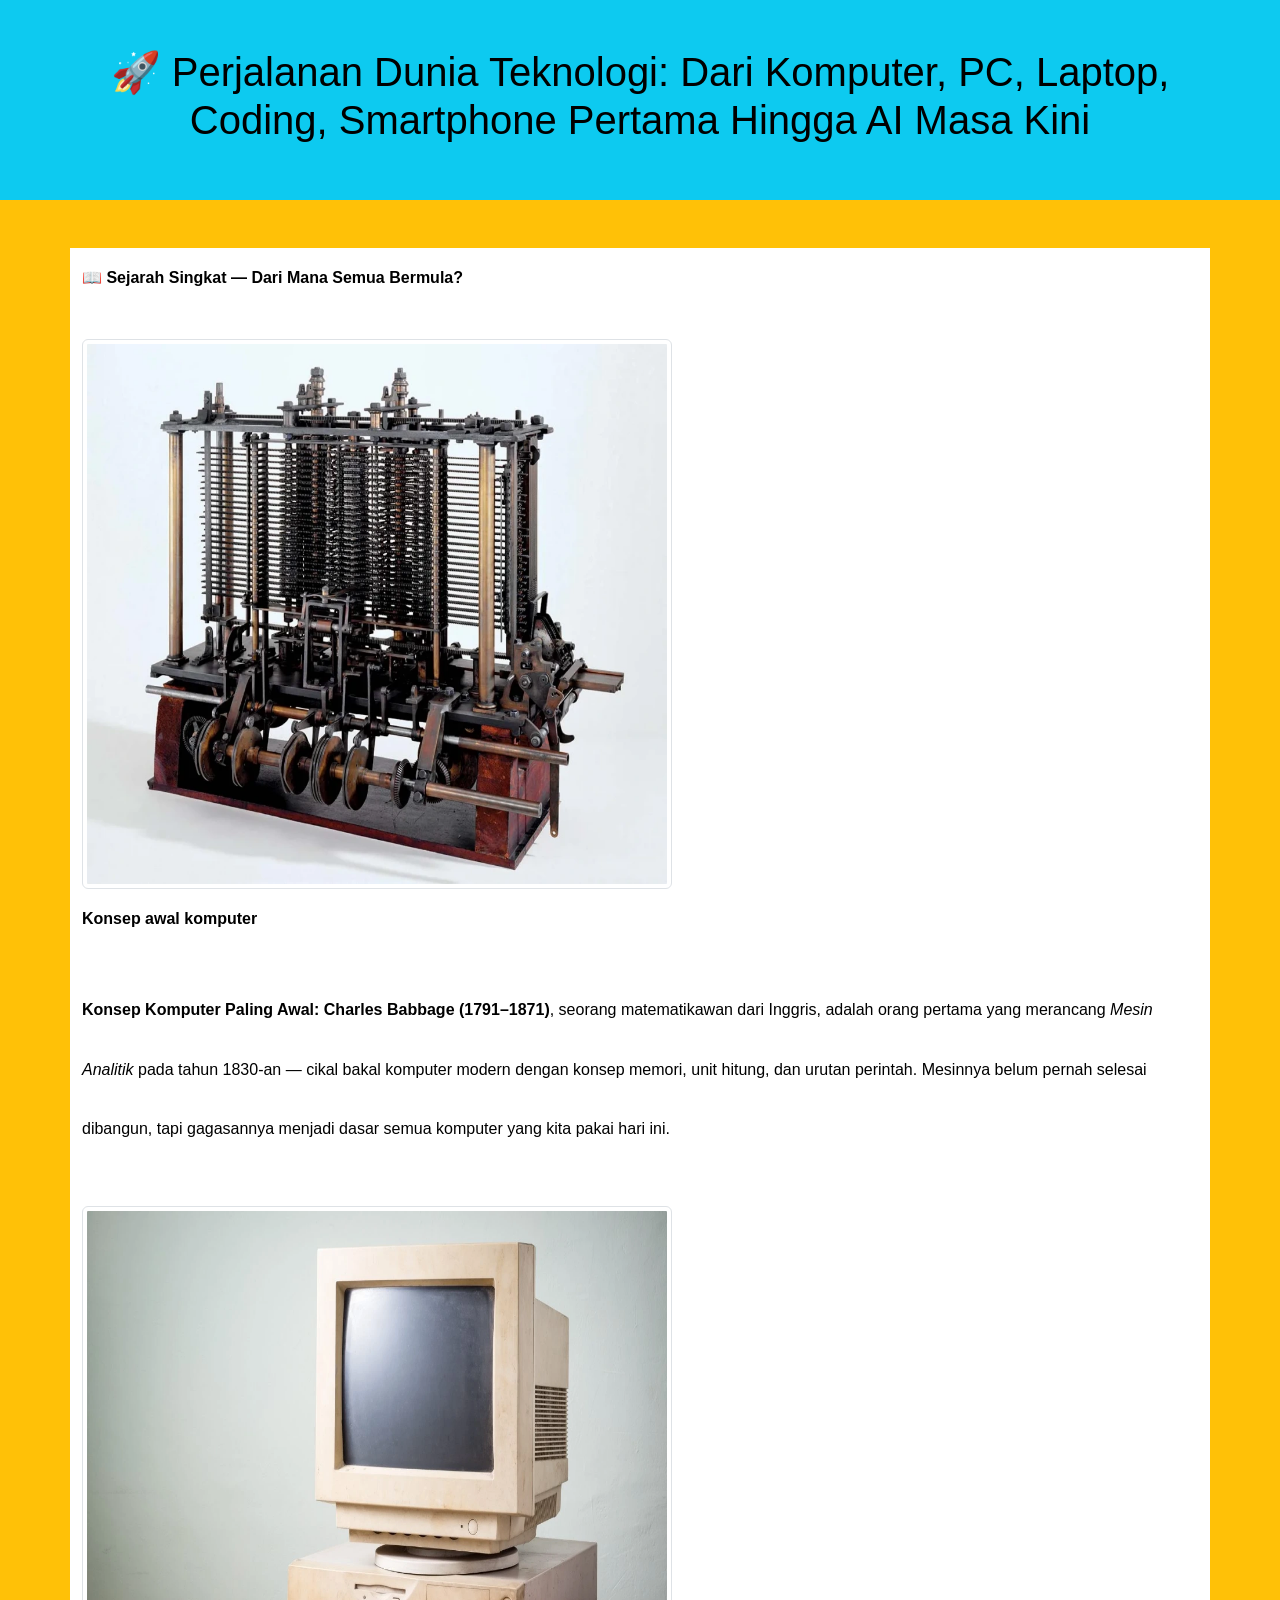
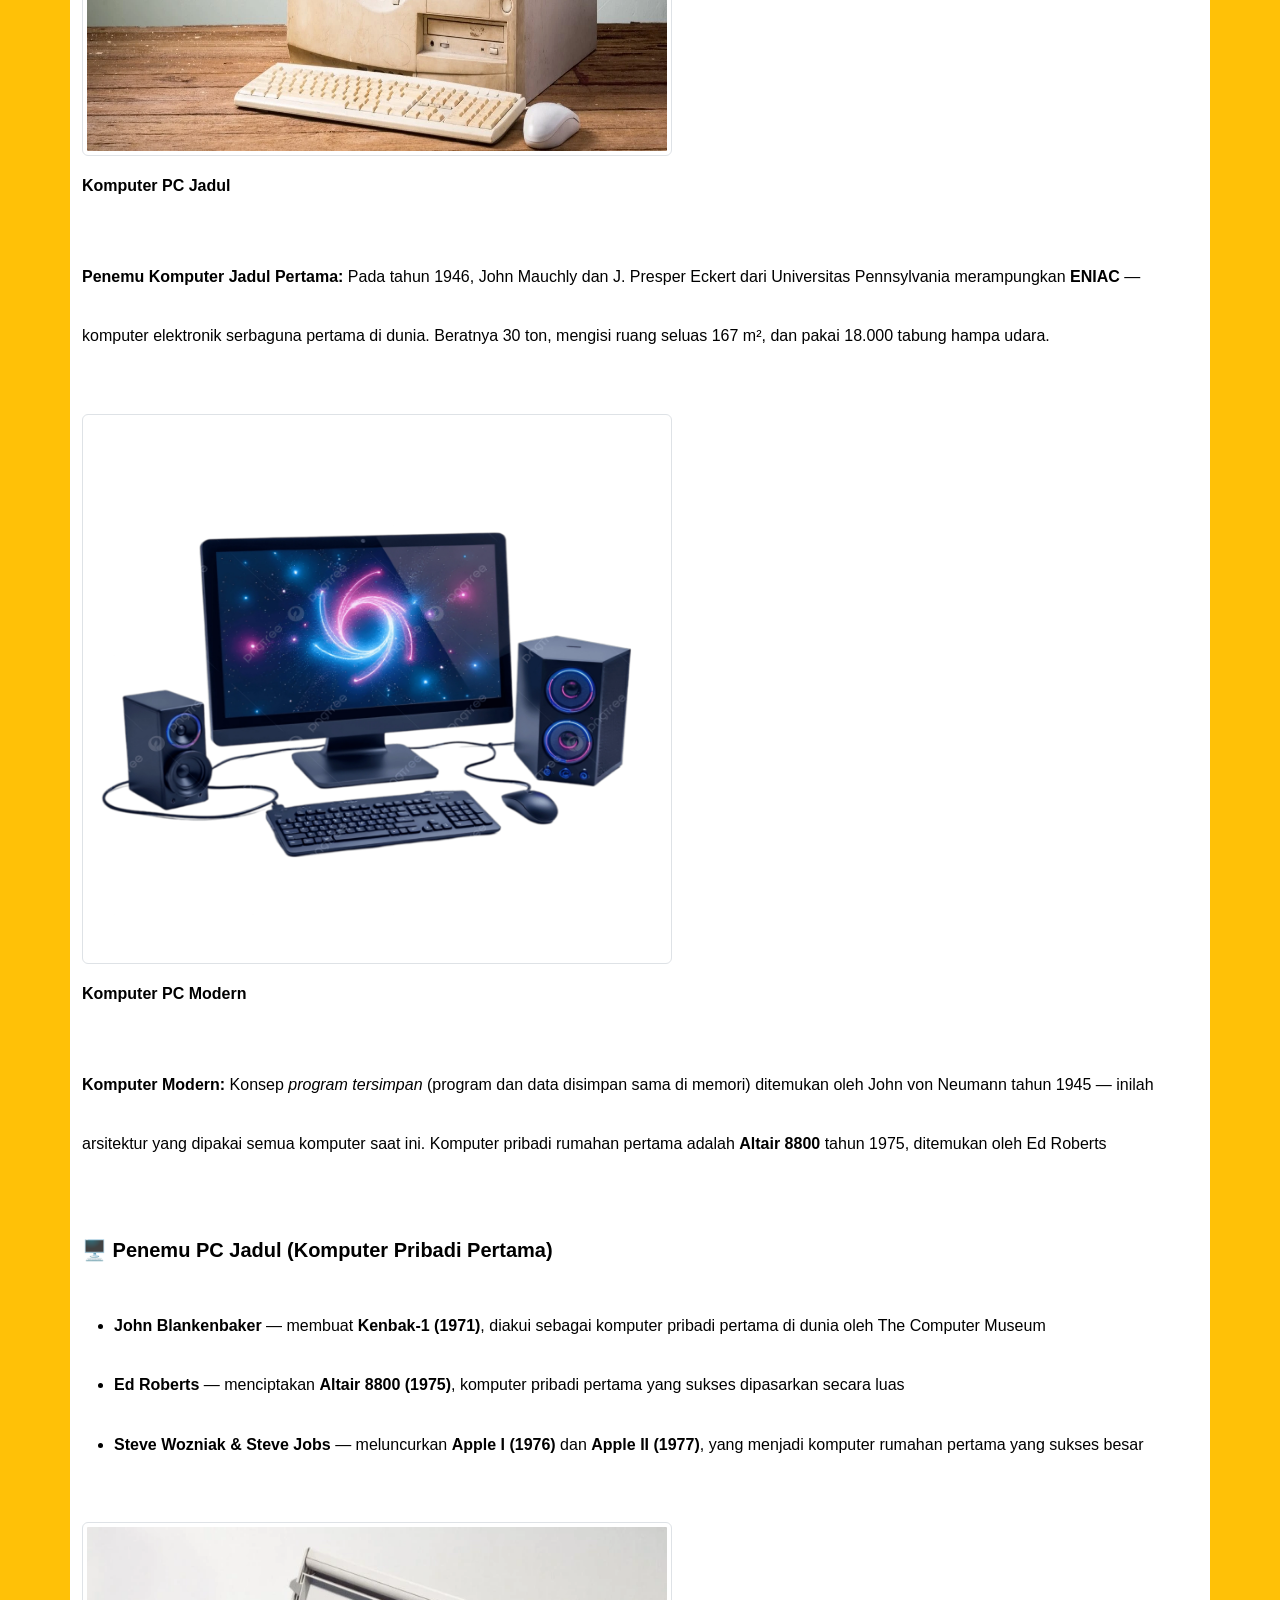
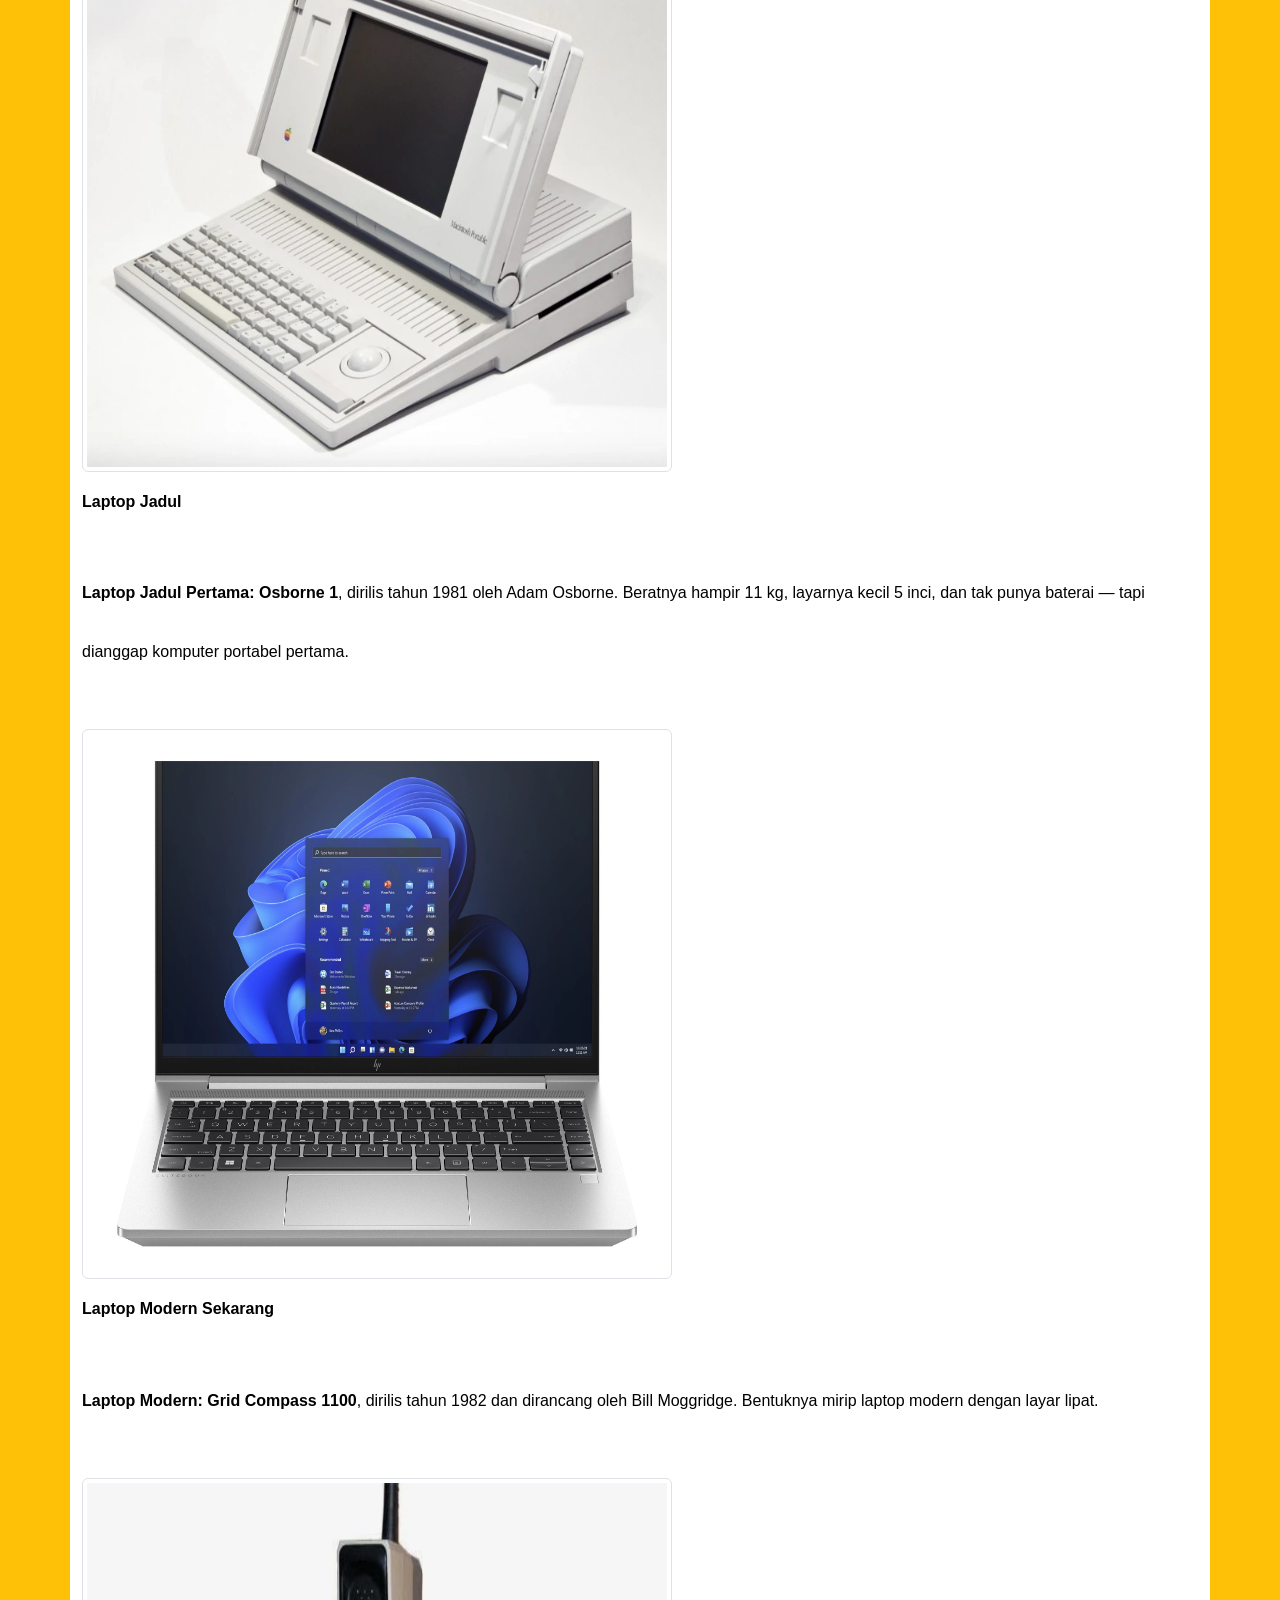
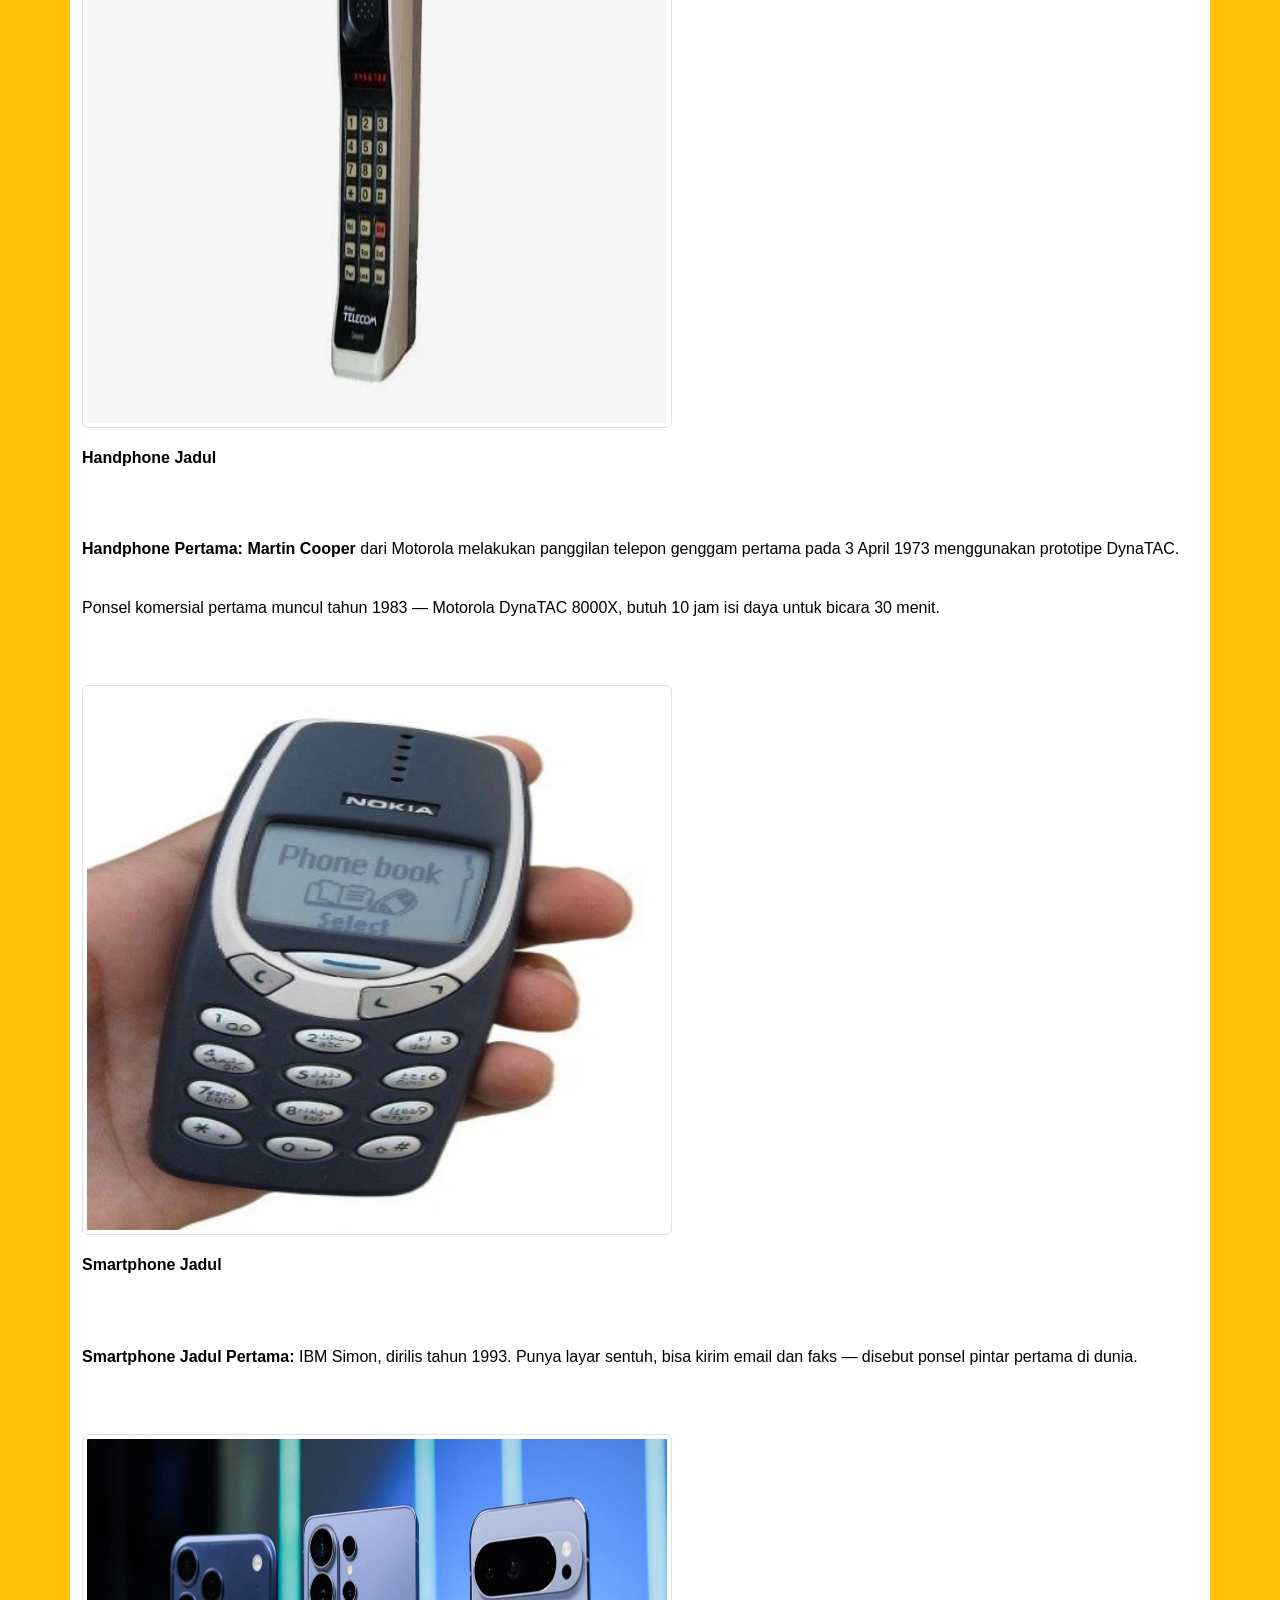
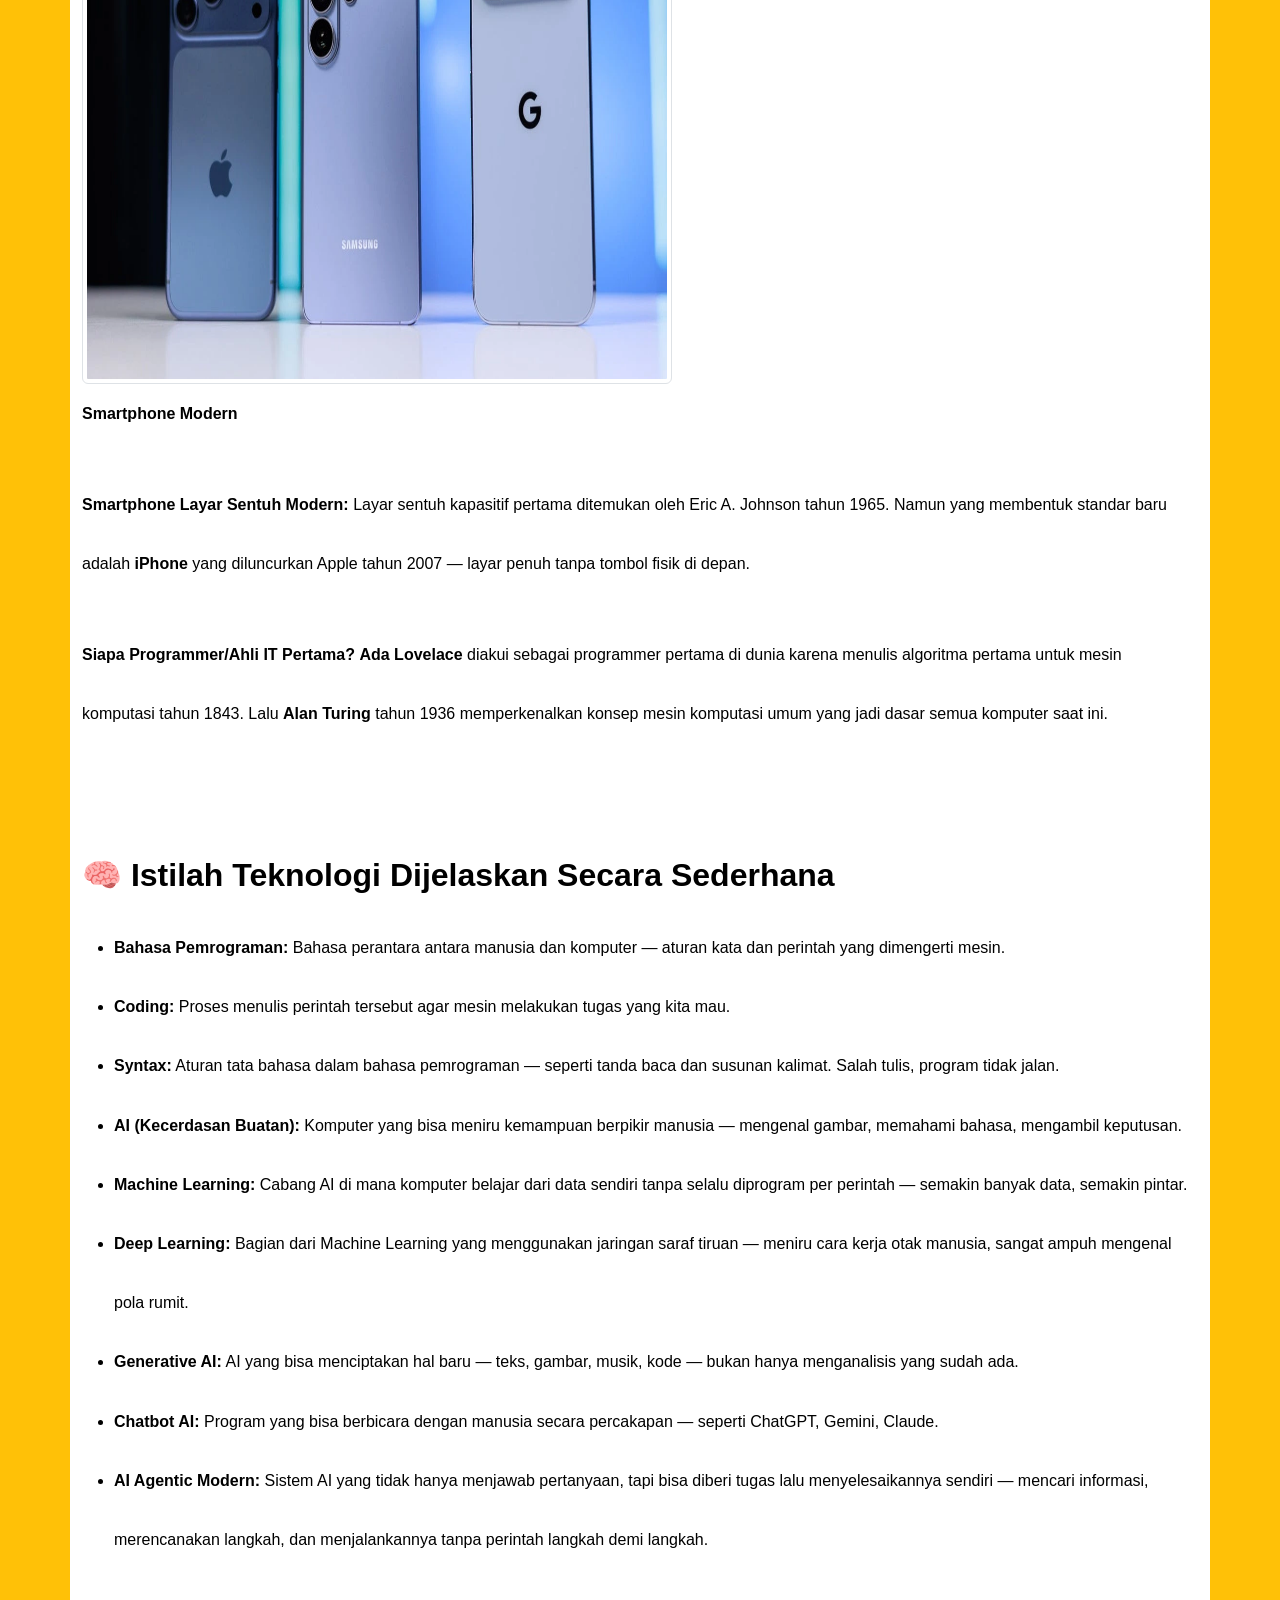
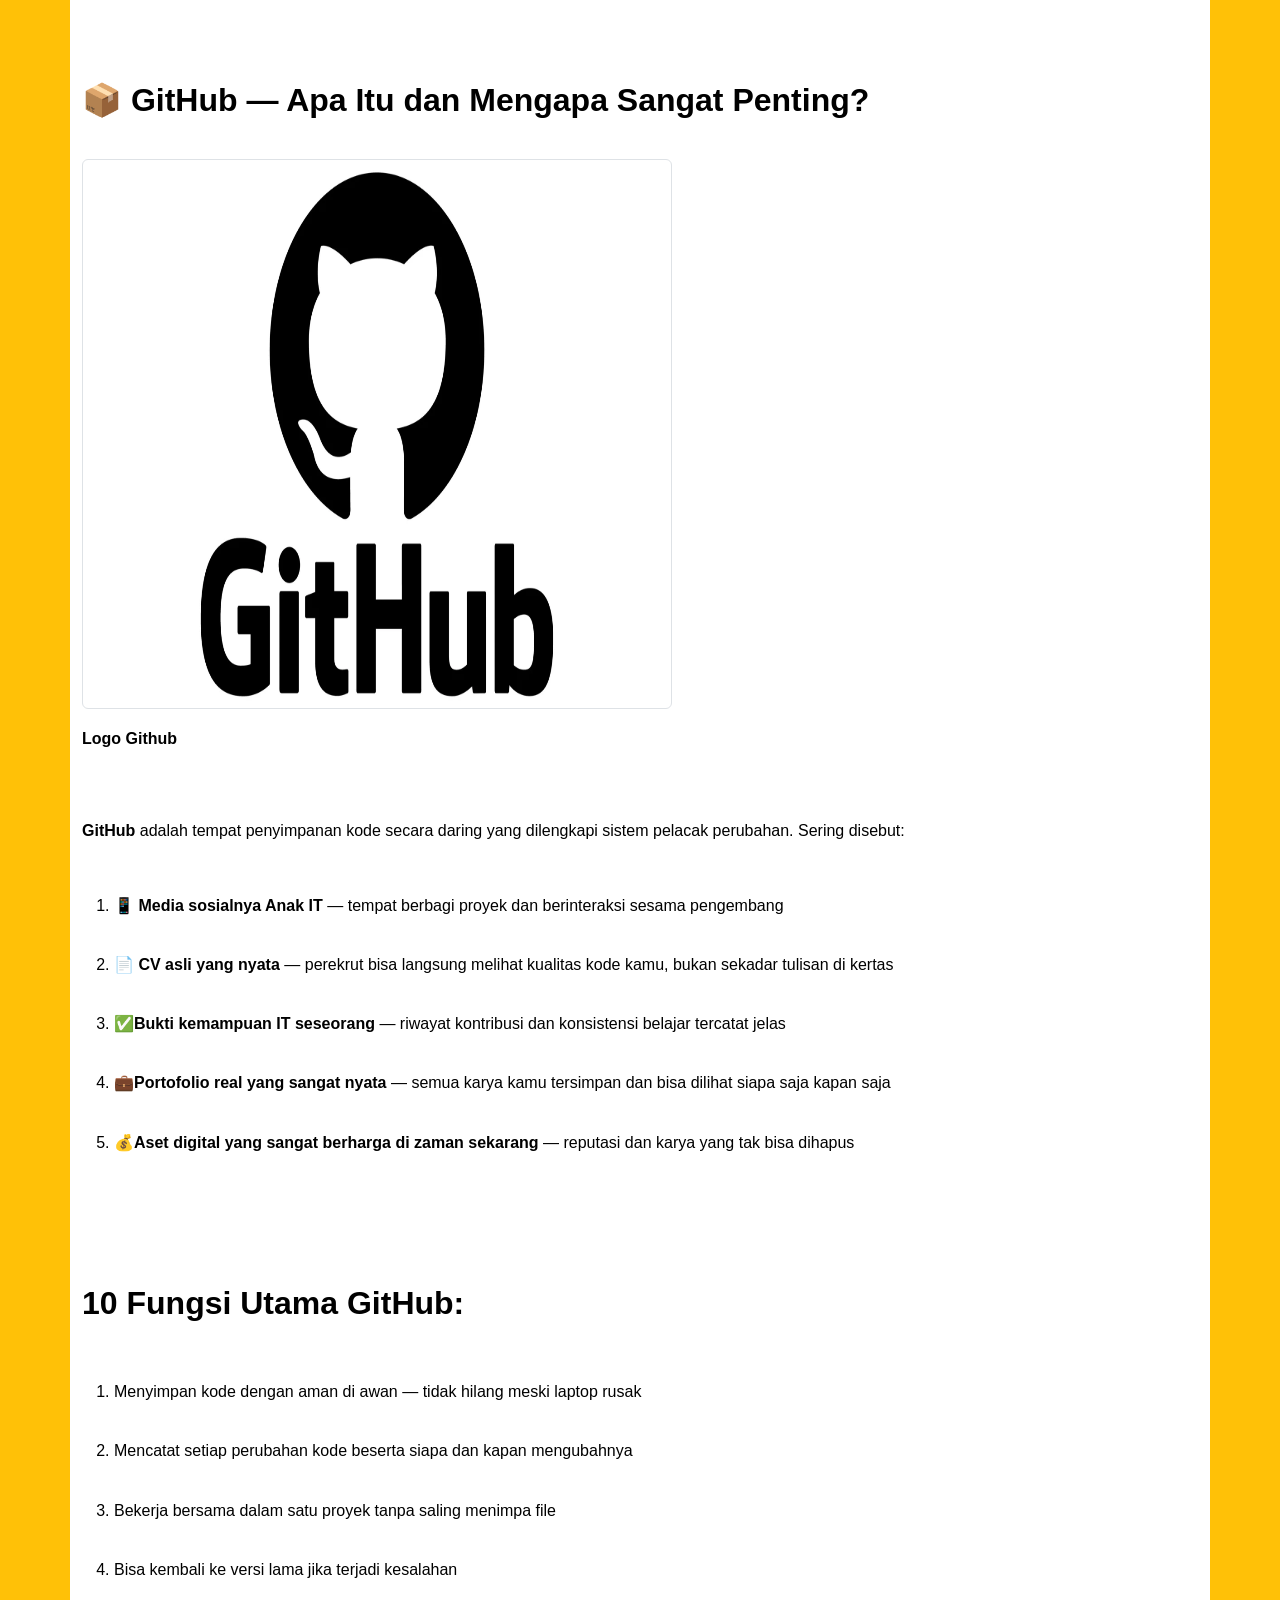
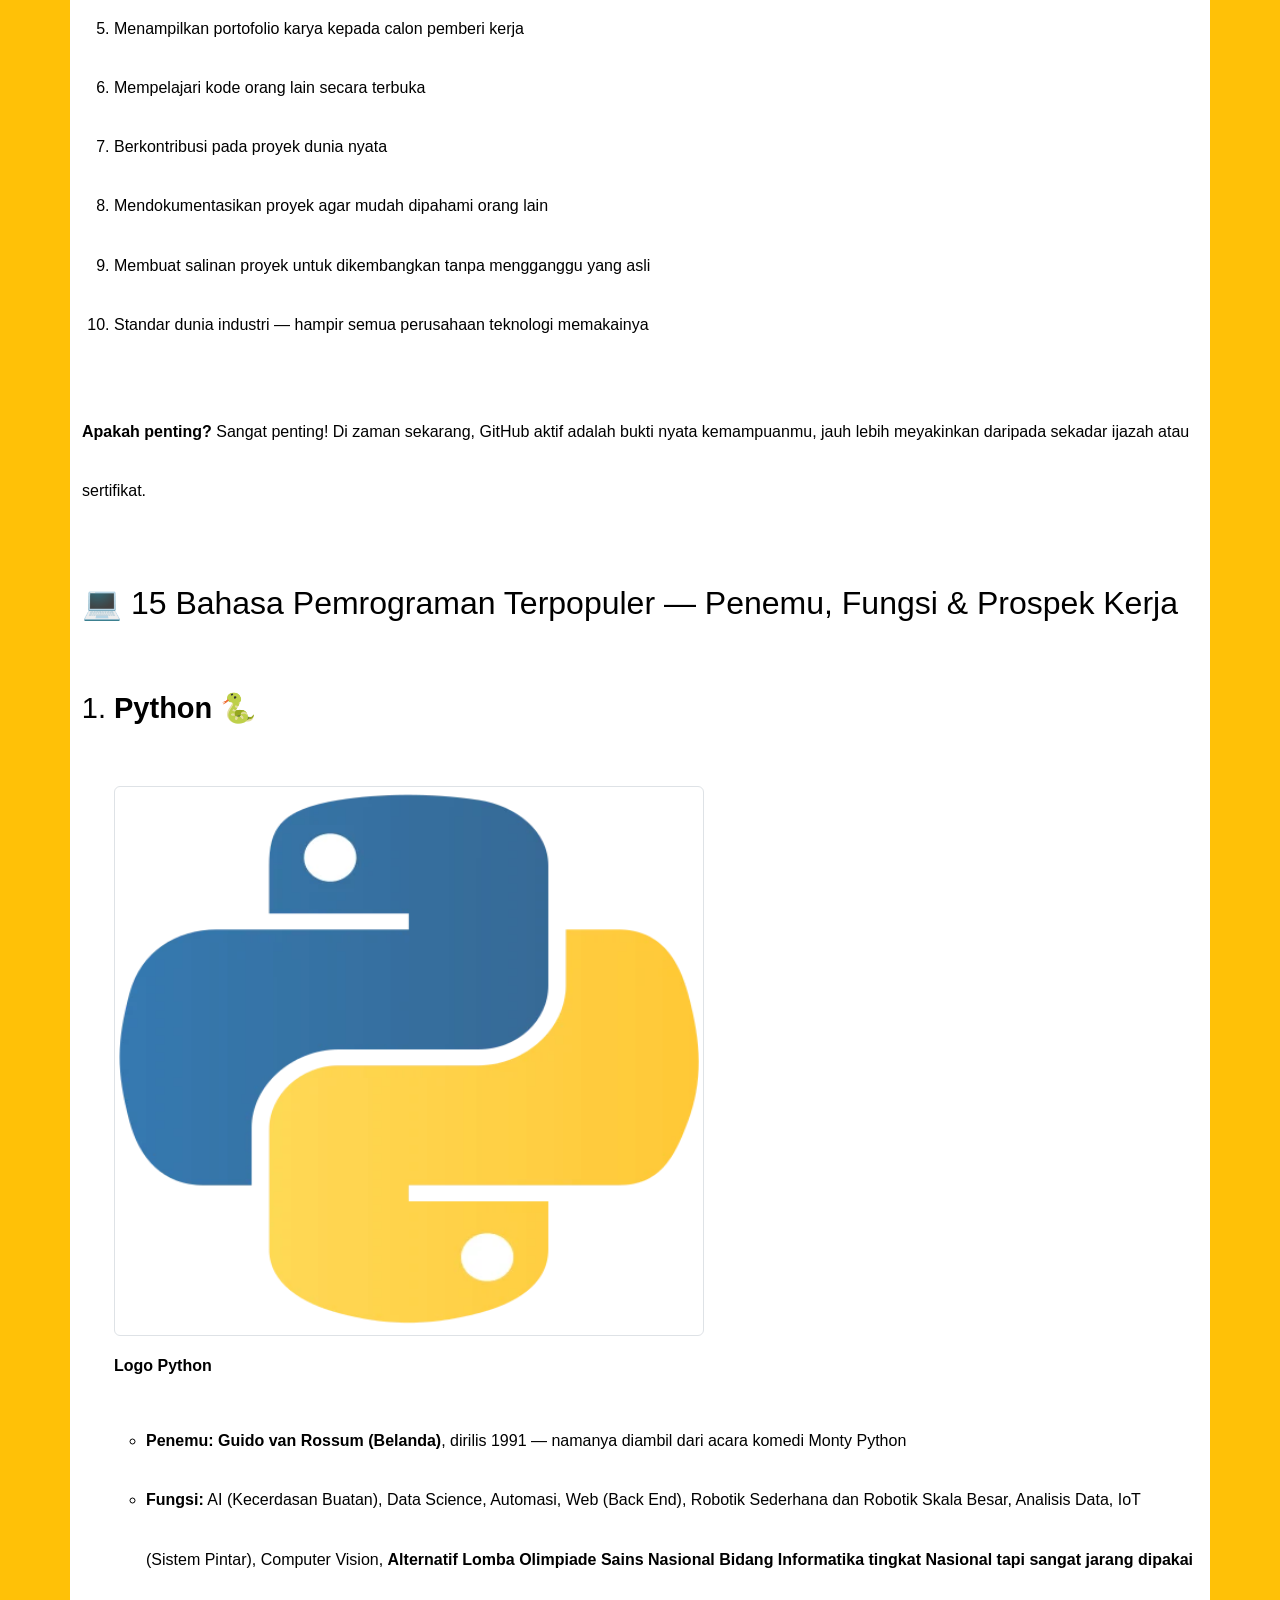
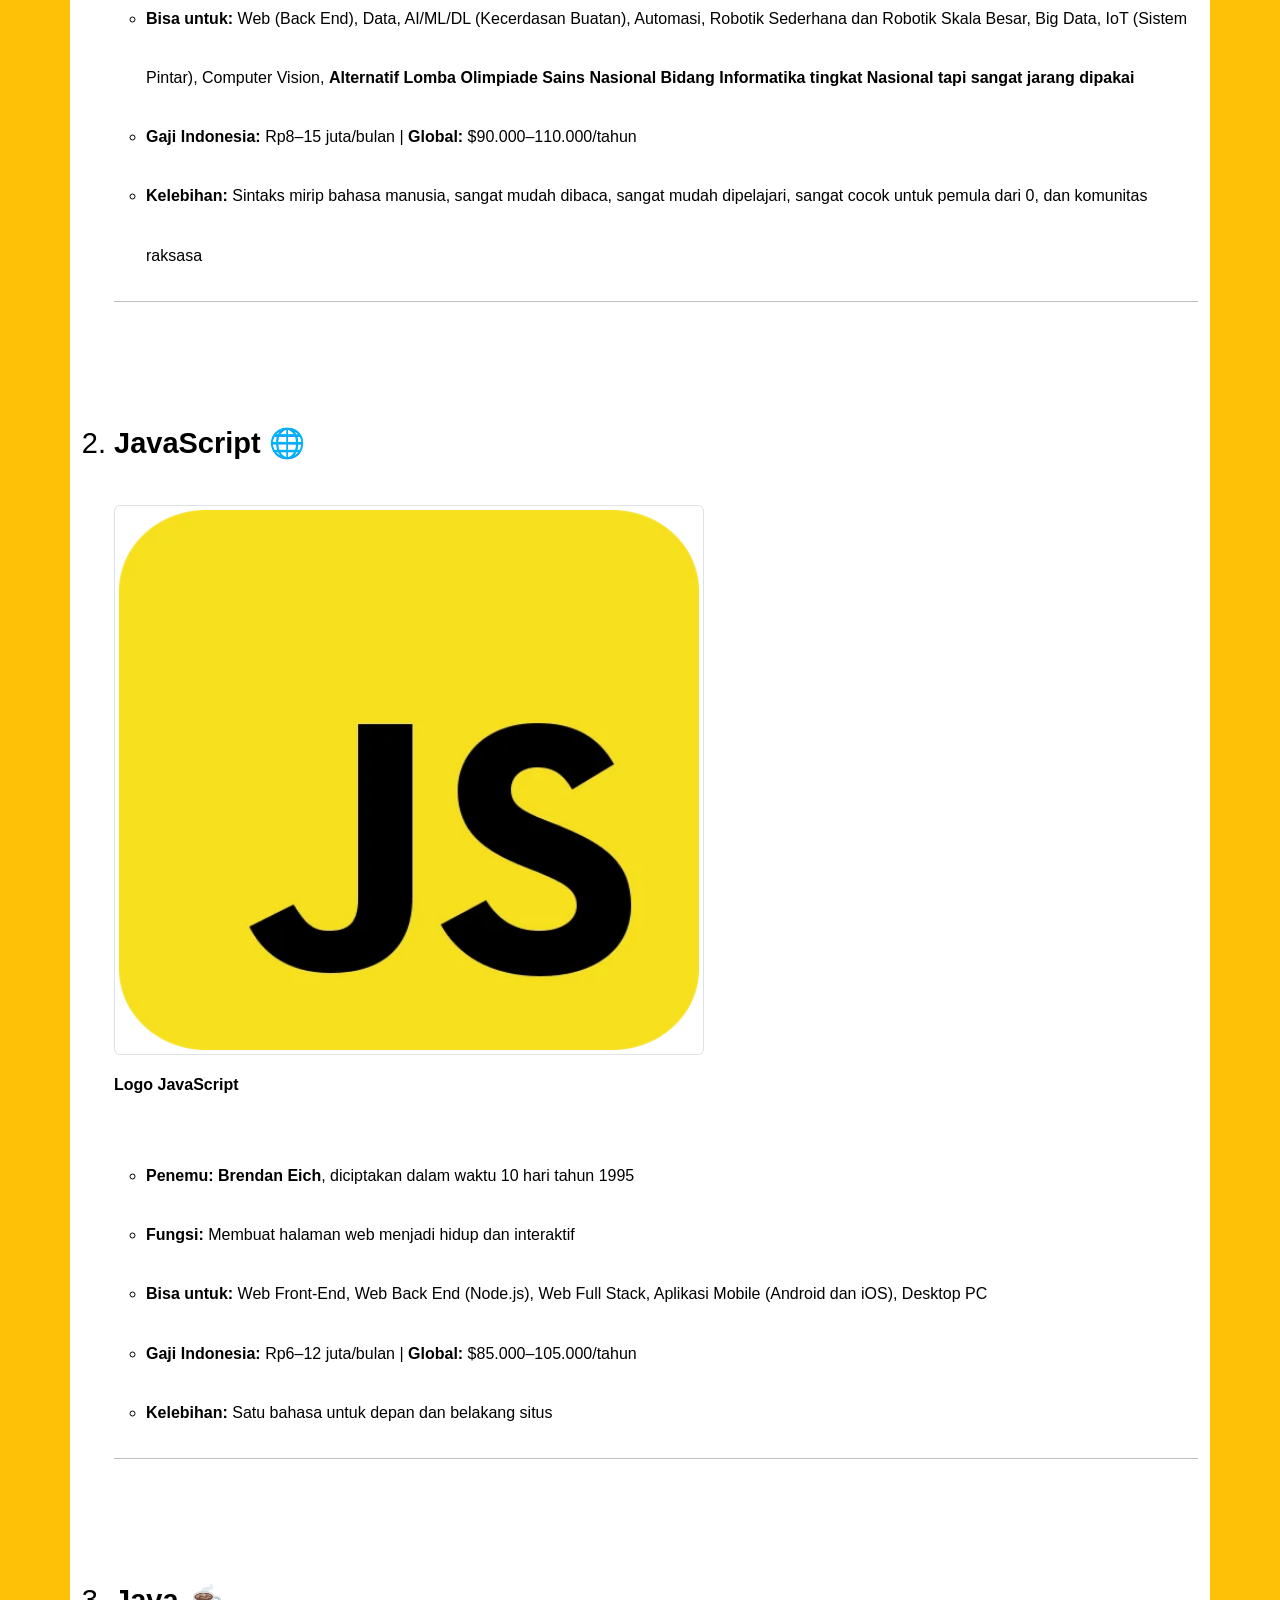
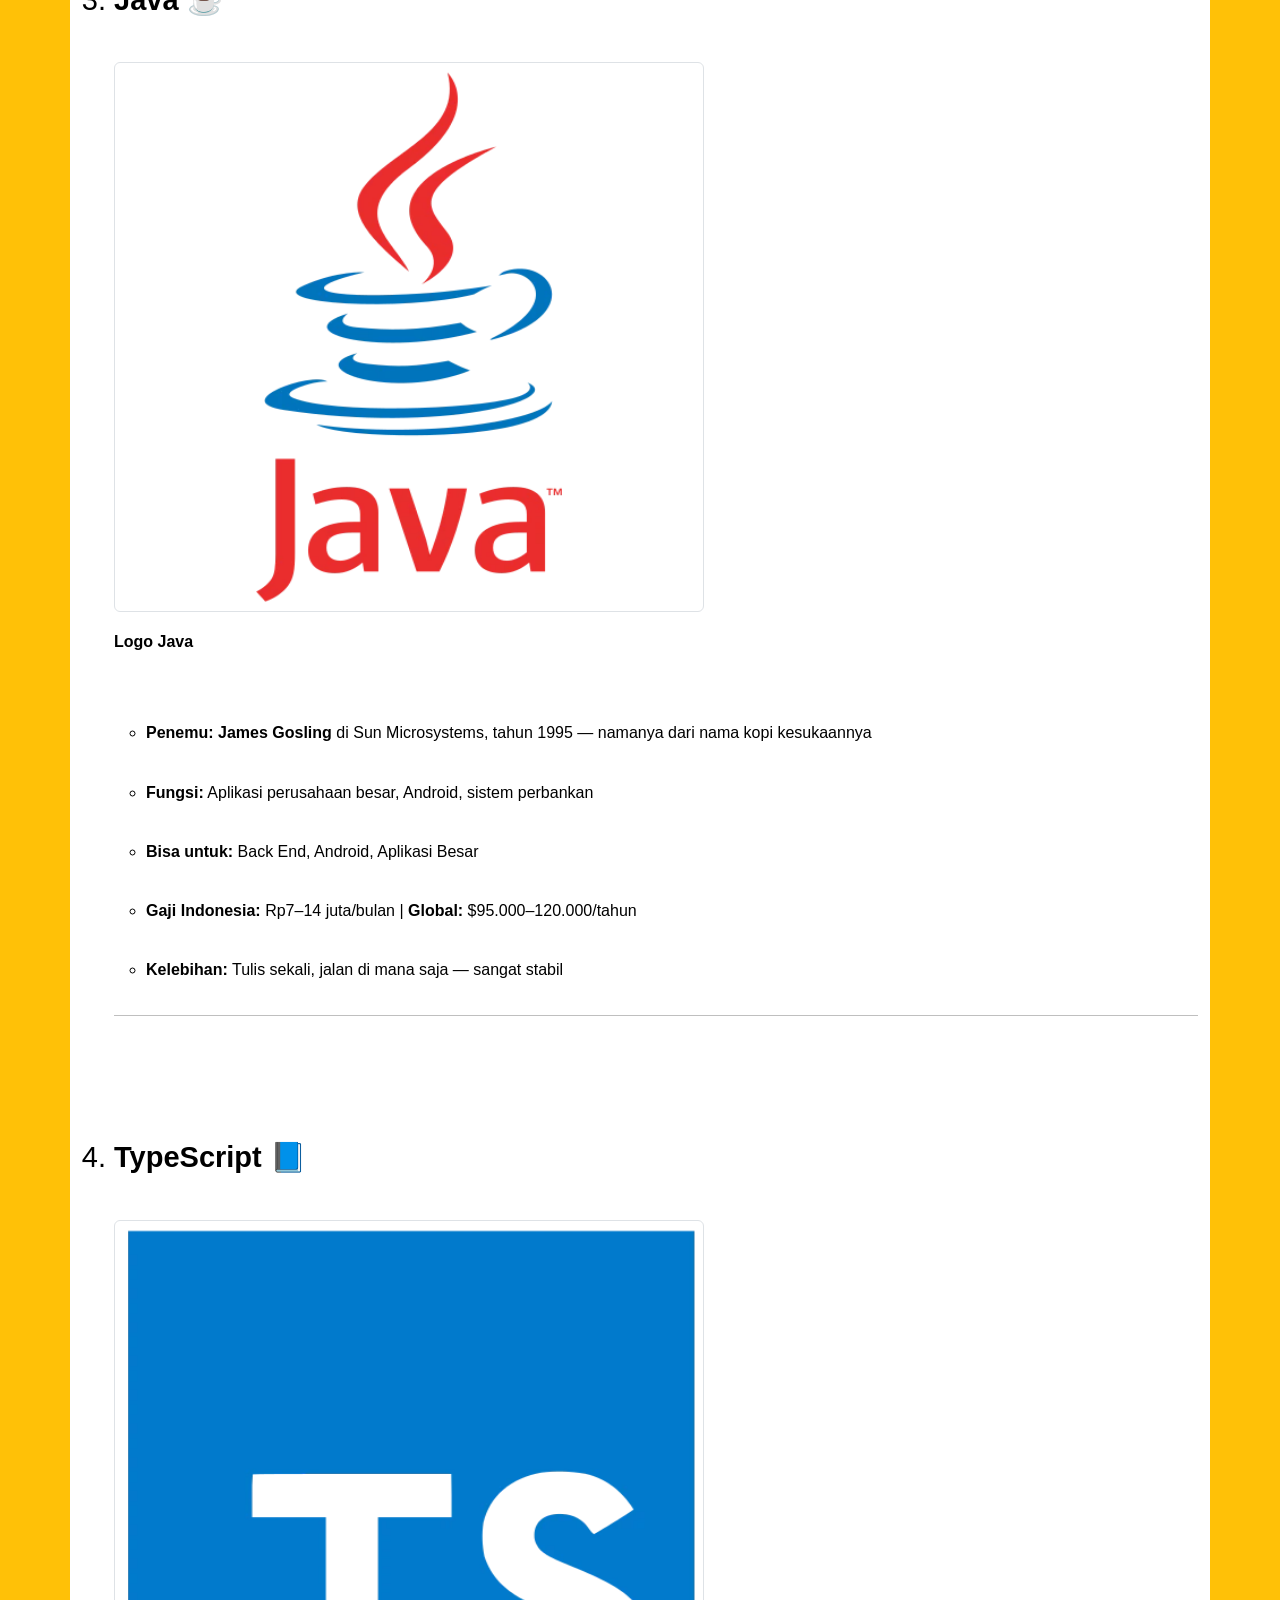
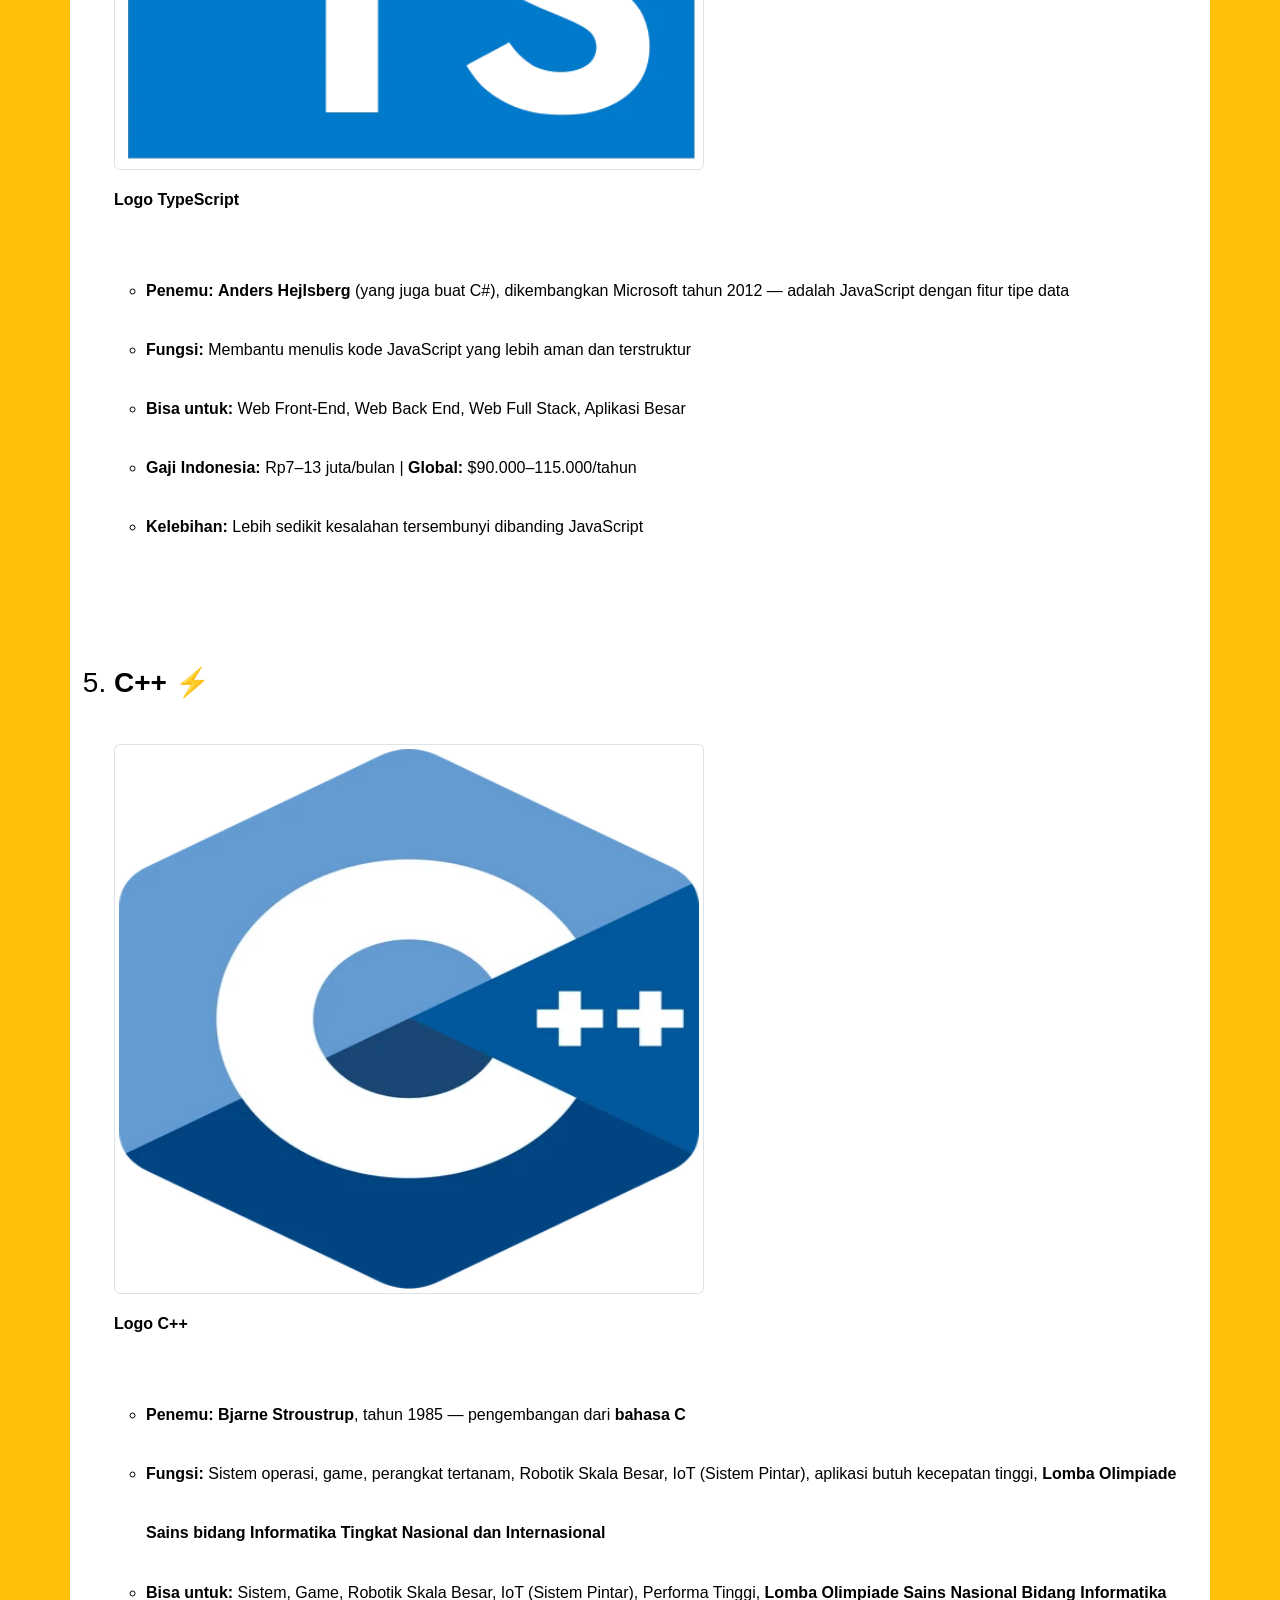
<file: BELAJAR_HTML/#_KHUSUS_TEKNOLOGI_AI_KOMPUTER/index.html>
<!DOCTYPE html>
<html lang="en">
<head>
    <meta charset="UTF-8">
    <meta name="viewport" content="width=device-width, initial-scale=1.0">
    <title>🚀 Perjalanan Dunia Teknologi: Dari Komputer, PC, Laptop, Coding, Smartphone Pertama Hingga AI Masa Kini</title>
</head>

<style>
    .body {
        font-family: sans-serif;
        font-size: medium;
        line-height: 3.7em;
    }

    .header {
        font-family: sans-serif;
        font-size: medium;
        line-height: 3.7em;
    }

    #img1 {
        width: 590px;
        height: 550px;
    }

    #img2 {
        width: 590px;
        height: 550px;
    }

    #img3 {
        width: 590px;
        height: 550px;
    }

    #img4 {
        width: 590px;
        height: 550px;
    }

    #img5 {
        width: 590px;
        height: 550px;
    }

    #img6 {
        width: 590px;
        height: 550px;
    }

    #img7 {
        width: 590px;
        height: 550px;
    }

    #img8 {
        width: 590px;
        height: 550px;
    }

    #img9 {
        width: 590px;
        height: 550px;
    }

    #img10 {
        width: 590px;
        height: 550px;
    }

    #img11 {
        width: 590px;
        height: 550px;
    }

    #img12 {
        width: 590px;
        height: 550px;
    }

    #img13 {
        width: 590px;
        height: 550px;
    }

    #img14 {
        width: 590px;
        height: 550px;
    }

    #img15 {
        width: 590px;
        height: 550px;
    }

    #img16 {
        width: 590px;
        height: 550px;
    }

    #img17 {
        width: 590px;
        height: 550px;
    }

    #img18 {
        width: 590px;
        height: 550px;
    }

    #img19 {
        width: 590px;
        height: 550px;
    }

    #img20 {
        width: 590px;
        height: 550px;
    }

    #img21 {
        width: 590px;
        height: 550px;
    }

    #img22 {
        width: 590px;
        height: 550px;
    }

    #img23 {
        width: 560px;
        height: 550px;
    }

     #img24 {
        width: 560px;
        height: 550px;
    }

     #img25 {
        width: 560px;
        height: 550px;
    }

    #img26 {
        width: 560px;
        height: 550px;
    }


    #img27 {
        width: 560px;
        height: 550px;
    }

    #img28 {
        width: 560px;
        height: 550px;
    }

</style>

<link href="https://cdn.jsdelivr.net/npm/bootstrap@5.3.8/dist/css/bootstrap.min.css" rel="stylesheet" integrity="sha384-sRIl4kxILFvY47J16cr9ZwB07vP4J8+LH7qKQnuqkuIAvNWLzeN8tE5YBujZqJLB" crossorigin="anonymous">
<script src="https://cdn.jsdelivr.net/npm/bootstrap@5.3.8/dist/js/bootstrap.bundle.min.js" integrity="sha384-FKyoEForCGlyvwx9Hj09JcYn3nv7wiPVlz7YYwJrWVcXK/BmnVDxM+D2scQbITxI" crossorigin="anonymous"></script>

<body class="body bg-warning text-black">
    <header class="header p-5 mb-5 text-black bg-info h-100">
        <h1 class="text-center h-100">
            🚀 Perjalanan Dunia Teknologi: Dari Komputer, PC, Laptop, Coding, Smartphone Pertama Hingga AI Masa Kini
        </h1>
    </header>

    <div class="container">
        <div class="row">
            <div class="col-sm-12 bg-white text-black">

                <b>📖 Sejarah Singkat — Dari Mana Semua Bermula?</b>

                <div class="py-3"></div>

                <img 
                src="konsep_awal_komputer.webp" 
                alt=""
                loading="lazy"
                class="img-fluid img-thumbnail"
                id="img1">
                <figcaption><b>Konsep awal komputer</b></figcaption>

                <div class="py-3"></div>

                <p>
                    <b>Konsep Komputer Paling Awal:</b> <b>Charles Babbage (1791–1871)</b>, seorang matematikawan dari Inggris, adalah orang pertama yang merancang <i>Mesin Analitik</i> pada tahun 1830-an — cikal bakal komputer modern dengan konsep memori, unit hitung, dan urutan perintah. Mesinnya belum pernah selesai dibangun, tapi gagasannya menjadi dasar semua komputer yang kita pakai hari ini.
                </p>

                <div class="py-3"></div>
                
                <img 
                src="komputer_pc_jadul.webp" 
                alt="komputer-pc-jadul"
                class="img-fluid img-thumbnail"
                id="img2"
                loading="lazy">
                <figcaption><b>Komputer PC Jadul</b></figcaption>

                <div class="py-3"></div>

                <p>
                    <b>Penemu Komputer Jadul Pertama:</b> Pada tahun 1946, John Mauchly dan J. Presper Eckert dari Universitas Pennsylvania merampungkan <b>ENIAC</b> — komputer elektronik serbaguna pertama di dunia. Beratnya 30 ton, mengisi ruang seluas 167 m², dan pakai 18.000 tabung hampa udara.
                </p>

                <div class="py-3"></div>

                <img 
                src="komputer_pc_modern.webp" 
                alt="komputer-modern"
                class="img-fluid img-thumbnail"
                id="img3">
                <figcaption><b>Komputer PC Modern</b></figcaption>

                <div class="py-3"></div>

                <p>
                    <b>Komputer Modern:</b> Konsep <i>program tersimpan</i> (program dan data disimpan sama di memori) ditemukan oleh John von Neumann tahun 1945 — inilah arsitektur yang dipakai semua komputer saat ini. Komputer pribadi rumahan pertama adalah <b>Altair 8800</b> tahun 1975, ditemukan oleh Ed Roberts
                </p>

                <div class="py-3"></div>
                
                <p style="font-size: 20px;"><b>🖥️ Penemu PC Jadul (Komputer Pribadi Pertama)</b></p>

                <ul>
                    <li><b>John Blankenbaker</b> — membuat <b>Kenbak-1 (1971)</b>, diakui sebagai komputer pribadi pertama di dunia oleh The Computer Museum</li>
                    <li><b>Ed Roberts</b> — menciptakan <b>Altair 8800 (1975)</b>, komputer pribadi pertama yang sukses dipasarkan secara luas</li>
                    <li><b>Steve Wozniak & Steve Jobs </b>— meluncurkan <b>Apple I (1976)</b> dan <b>Apple II (1977)</b>, yang menjadi komputer rumahan pertama yang sukses besar</li>
                </ul>

                <div class="py-3"></div>


                <img 
                src="Laptop_jadul.webp" 
                alt="laptop-jadul"
                class="img-fluid img-thumbnail"
                id="img4">
                <figcaption><b>Laptop Jadul</b></figcaption>

                <div class="py-3"></div>

                <p>
                    <b>Laptop Jadul Pertama:</b> <b>Osborne 1</b>, dirilis tahun 1981 oleh Adam Osborne. Beratnya hampir 11 kg, layarnya kecil 5 inci, dan tak punya baterai — tapi dianggap komputer portabel pertama.
                </p>

                <div class="py-3"></div>

                <img 
                src="laptop-modern-sekarng.webp" 
                alt="laptop-modern-sekarang"
                class="img-fluid img-thumbnail"
                id="img5">
                <figcaption><b>Laptop Modern Sekarang</b></figcaption>

                <div class="py-3"></div>

                <p>
                    <b>Laptop Modern:</b> <b>Grid Compass 1100</b>, dirilis tahun 1982 dan dirancang oleh Bill Moggridge. Bentuknya mirip laptop modern dengan layar lipat.
                </p>

                <div class="py-3"></div>

                <img 
                src="handphone_jadul.webp" 
                alt="handphone-jadul"
                class="img-fluid img-thumbnail"
                id="img6">
                <figcaption><b>Handphone Jadul</b></figcaption>

                <div class="py-3"></div>
                <p>
                    <b>Handphone Pertama:</b> <b>Martin Cooper</b> dari Motorola melakukan panggilan telepon genggam pertama pada 3 April 1973 menggunakan prototipe DynaTAC. Ponsel komersial pertama muncul tahun 1983 — Motorola DynaTAC 8000X, butuh 10 jam isi daya untuk bicara 30 menit.
                </p>

                <div class="py-3"></div>

                <img 
                src="smartphone_jadul.webp" 
                alt="smartphone-jadul"
                class="img-fluid img-thumbnail"
                id="img7">
                <figcaption><b>Smartphone Jadul</b></figcaption>

                <div class="py-3"></div>

                <p>
                    <b>Smartphone Jadul Pertama:</b> IBM Simon, dirilis tahun 1993. Punya layar sentuh, bisa kirim email dan faks — disebut ponsel pintar pertama di dunia.
                </p>

                <div class="py-3"></div>

                <img 
                src="Smartphone-modern.webp" 
                alt="smartphone-moder"
                class="img-fluid img-thumbnail"
                id="img8">
                <figcaption><b>Smartphone Modern</b></figcaption>

                <div class="py-3"></div>

                <p>
                    <b>Smartphone Layar Sentuh Modern:</b> Layar sentuh kapasitif pertama ditemukan oleh Eric A. Johnson tahun 1965. Namun yang membentuk standar baru adalah <b>iPhone</b> yang diluncurkan Apple tahun 2007 — layar penuh tanpa tombol fisik di depan.
                </p>

                <div class="py-2"></div>

                <p>
                    <b>Siapa Programmer/Ahli IT Pertama?</b> <b>Ada Lovelace</b> diakui sebagai programmer pertama di dunia karena menulis algoritma pertama untuk mesin komputasi tahun 1843. Lalu <b>Alan Turing</b> tahun 1936 memperkenalkan konsep mesin komputasi umum yang jadi dasar semua komputer saat ini.
                </p>
                
                <div class="py-5"></div>


                <h2><b>🧠 Istilah Teknologi Dijelaskan Secara Sederhana</b></h2>

                <div class="py-2"></div>

                <ul>
                    <li><b>Bahasa Pemrograman:</b> Bahasa perantara antara manusia dan komputer — aturan kata dan perintah yang dimengerti mesin.</li>
                    <li><b>Coding:</b> Proses menulis perintah tersebut agar mesin melakukan tugas yang kita mau.</li>
                    <li><b>Syntax:</b> Aturan tata bahasa dalam bahasa pemrograman — seperti tanda baca dan susunan kalimat. Salah tulis, program tidak jalan.</li>
                    <li><b>AI (Kecerdasan Buatan):</b> Komputer yang bisa meniru kemampuan berpikir manusia — mengenal gambar, memahami bahasa, mengambil keputusan.</li>
                    <li><b>Machine Learning:</b> Cabang AI di mana komputer belajar dari data sendiri tanpa selalu diprogram per perintah — semakin banyak data, semakin pintar.</li>
                    <li><b>Deep Learning:</b> Bagian dari Machine Learning yang menggunakan jaringan saraf tiruan — meniru cara kerja otak manusia, sangat ampuh mengenal pola rumit.</li>
                    <li><b>Generative AI:</b> AI yang bisa menciptakan hal baru — teks, gambar, musik, kode — bukan hanya menganalisis yang sudah ada.</li>
                    <li><b>Chatbot AI:</b> Program yang bisa berbicara dengan manusia secara percakapan — seperti ChatGPT, Gemini, Claude.</li>
                    <li><b>AI Agentic Modern:</b> Sistem AI yang tidak hanya menjawab pertanyaan, tapi bisa diberi tugas lalu menyelesaikannya sendiri — mencari informasi, merencanakan langkah, dan menjalankannya tanpa perintah langkah demi langkah.</li>
                </ul>

                <div class="py-5"></div>
                


                <h2><b>📦 GitHub — Apa Itu dan Mengapa Sangat Penting?</b></h2>

                <div class="py-3"></div>

                <img 
                src="GitHub-logo-scaled-1.webp" 
                alt="github-akun"
                class="img-fluid img-thumbnail"
                id="img9">
                <figcaption><b>Logo Github</b></figcaption>

                <div class="py-3"></div>

                <p>
                    <b>GitHub</b> adalah tempat penyimpanan kode secara daring yang dilengkapi sistem pelacak perubahan. Sering disebut:
                </p>

                <ol>
                    <li><b>📱 Media sosialnya Anak IT</b> — tempat berbagi proyek dan berinteraksi sesama pengembang</li>
                    <li><b>📄 CV asli yang nyata</b>  — perekrut bisa langsung melihat kualitas kode kamu, bukan sekadar tulisan di kertas</li>
                    <li><b>✅Bukti kemampuan IT seseorang</b>  — riwayat kontribusi dan konsistensi belajar tercatat jelas</li>
                    <li><b>💼Portofolio real yang sangat nyata</b> — semua karya kamu tersimpan dan bisa dilihat siapa saja kapan saja</li>
                    <li><b>💰Aset digital yang sangat berharga di zaman sekarang</b> — reputasi dan karya yang tak bisa dihapus</li>
                </ol>

                <div class="py-5"></div>

                <h2><b>10 Fungsi Utama GitHub:</b></h2>

                <div class="py-3"></div>

                <ol>
                    <li>Menyimpan kode dengan aman di awan — tidak hilang meski laptop rusak</li>
                    <li>Mencatat setiap perubahan kode beserta siapa dan kapan mengubahnya</li>
                    <li>Bekerja bersama dalam satu proyek tanpa saling menimpa file</li>
                    <li>Bisa kembali ke versi lama jika terjadi kesalahan</li>
                    <li>Menampilkan portofolio karya kepada calon pemberi kerja</li>
                    <li>Mempelajari kode orang lain secara terbuka</li>
                    <li>Berkontribusi pada proyek dunia nyata</li>
                    <li>Mendokumentasikan proyek agar mudah dipahami orang lain</li>
                    <li>Membuat salinan proyek untuk dikembangkan tanpa mengganggu yang asli</li>
                    <li>Standar dunia industri — hampir semua perusahaan teknologi memakainya</li>
                </ol>

                <div class="py-3"></div>

                <p>
                    <b>Apakah penting?</b> Sangat penting! Di zaman sekarang, GitHub aktif adalah bukti nyata kemampuanmu, jauh lebih meyakinkan daripada sekadar ijazah atau sertifikat.
                </p>

                <div class="py-4"></div>

                <h2>💻 15 Bahasa Pemrograman Terpopuler — Penemu, Fungsi & Prospek Kerja</h2>

                <div class="py-4"></div>

                <ol>
                    <li style="font-size: 29px;"><b>Python 🐍</b></li>

                     <div class="py-4"></div>

                    <img 
                    src="python_logo_icon_168886.webp" 
                    alt=""
                    class="img-fluid img-thumbnail"
                    id="img10"
                    >
                    <figcaption><b>Logo Python</b></figcaption>


                    <div class="py-2"></div>
                    
                    <ul>
                        <li><b>Penemu:</b> <b>Guido van Rossum (Belanda)</b>, dirilis 1991 — namanya diambil dari acara komedi Monty Python</li>
                        <li><b>Fungsi:</b>  AI (Kecerdasan Buatan), Data Science, Automasi, Web (Back End), Robotik Sederhana dan Robotik Skala Besar, Analisis Data, IoT (Sistem Pintar), Computer Vision, <b>Alternatif Lomba Olimpiade Sains Nasional Bidang Informatika tingkat Nasional tapi sangat jarang dipakai</b></li>
                        <li><b>Bisa untuk:</b>  Web (Back End), Data, AI/ML/DL (Kecerdasan Buatan), Automasi, Robotik Sederhana dan Robotik Skala Besar, Big Data, IoT (Sistem Pintar), Computer Vision, <b>Alternatif Lomba Olimpiade Sains Nasional Bidang Informatika tingkat Nasional tapi sangat jarang dipakai</b></li>
                        <li><b>Gaji Indonesia:</b> Rp8–15 juta/bulan | <b>Global:</b> $90.000–110.000/tahun</li>
                        <li><b>Kelebihan:</b> Sintaks mirip bahasa manusia, sangat mudah dibaca, sangat mudah dipelajari, sangat cocok untuk pemula dari 0, dan komunitas raksasa</li>
                    </ul>
                    <hr>

                    <div class="py-5"></div>


                    <li style="font-size: 29px;"><b>JavaScript 🌐</b></li>

                    <div class="py-3"></div>
                    
                    <img 
                    src="javascript_icon_130900.webp" 
                    alt="javascript-logo"
                    class="img-fluid img-thumbnail"
                    id="img11">
                    <figcaption><b>Logo JavaScript</b></figcaption>

                    <div class="py-3"></div>

                    <ul>
                        <li><b>Penemu:</b> <b>Brendan Eich</b>, diciptakan dalam waktu 10 hari tahun 1995</li>
                        <li><b>Fungsi:</b> Membuat halaman web menjadi hidup dan interaktif</li>
                        <li><b>Bisa untuk:</b> Web Front-End, Web Back End (Node.js), Web Full Stack, Aplikasi Mobile (Android dan iOS), Desktop PC</li>
                        <li><b>Gaji Indonesia:</b> Rp6–12 juta/bulan | <b>Global:</b> $85.000–105.000/tahun</li>
                        <li><b>Kelebihan:</b> Satu bahasa untuk depan dan belakang situs</li>
                    </ul>
                    <hr>

                    <div class="py-5"></div>


                    <li style="font-size: 29px;"><b>Java ☕</b></li>

                    <div class="py-3"></div>

                    <img 
                    src="java_original_wordmark_logo_icon_146459.webp"
                    alt=""
                    class="img-fluid img-thumbnail"
                    id="img12">
                    <figcaption><b>Logo Java</b></figcaption>

                    <div class="py-3"></div>

                    <ul>
                        <li><b>Penemu:</b> <b>James Gosling</b> di Sun Microsystems, tahun 1995 — namanya dari nama kopi kesukaannya</li>
                        <li><b>Fungsi:</b> Aplikasi perusahaan besar, Android, sistem perbankan</li>
                        <li><b>Bisa untuk:</b> Back End, Android, Aplikasi Besar</li>
                        <li><b>Gaji Indonesia:</b> Rp7–14 juta/bulan | <b>Global:</b> $95.000–120.000/tahun</li>
                        <li><b>Kelebihan:</b> Tulis sekali, jalan di mana saja — sangat stabil</li>
                    </ul>
                    <hr>

                    <div class="py-5"></div>


                    <li style="font-size: 29px;"><b>TypeScript 📘</b></li>

                    <div class="py-3"></div>

                    <img 
                    src="typescript_plain_logo_icon_146316.webp" 
                    alt="logo-typescript"
                    class="img-fluid img-thumbnail"
                    id="img13">
                    <figcaption><b>Logo TypeScript</b></figcaption>

                    <div class="py-3"></div>

                    <ul>
                        <li><b>Penemu:</b> <b>Anders Hejlsberg</b> (yang juga buat C#), dikembangkan Microsoft tahun 2012 — adalah JavaScript dengan fitur tipe data</li>
                        <li><b>Fungsi:</b> Membantu menulis kode JavaScript yang lebih aman dan terstruktur</li>
                        <li><b>Bisa untuk:</b> Web Front-End, Web Back End, Web Full Stack, Aplikasi Besar</li>
                        <li><b>Gaji Indonesia:</b> Rp7–13 juta/bulan | <b>Global:</b> $90.000–115.000/tahun</li>
                        <li><b>Kelebihan:</b> Lebih sedikit kesalahan tersembunyi dibanding JavaScript</li>
                    </ul>

                    <div class="py-5"></div>

                    <li style="font-size: 28px;"><b>C++ ⚡</b></li>
                    
                    <div class="py-3"></div>

                    <img 
                    src="C++.webp" 
                    alt="logo-c++"
                    class="img-fluid img-thumbnail"
                    id="img14">
                    <figcaption><b>Logo C++</b></figcaption>

                    <div class="py-3"></div>

                    <ul>
                        <li><b>Penemu:</b> <b>Bjarne Stroustrup</b>, tahun 1985 — pengembangan dari <b>bahasa C</b></li>
                        <li><b>Fungsi:</b> Sistem operasi, game, perangkat tertanam, Robotik Skala Besar, IoT (Sistem Pintar), aplikasi butuh kecepatan tinggi, <b>Lomba Olimpiade Sains bidang Informatika Tingkat Nasional dan Internasional</b></li>
                        <li><b>Bisa untuk:</b> Sistem, Game, Robotik Skala Besar, IoT (Sistem Pintar), Performa Tinggi, <b>Lomba Olimpiade Sains Nasional Bidang Informatika tingkat Nasional dan Internasional</b></li>
                        <li><b>Gaji Indonesia:</b> Rp9–16 juta/bulan | <b>Global:</b> $100.000–130.000/tahun</li>
                        <li><b>Kelebihan:</b> Sangat cepat, bisa mengontrol perangkat keras <i>hardware</i></li>
                    </ul>

                    <div class="py-5"></div>

                    <li style="font-size: 29px;"><b>C# 🟢</b></li>

                    <div class="py-3"></div>

                    <img 
                    src="Csharp_Logo.webp" 
                    alt="logo-C#"
                    class="img-fluid img-thumbnail"
                    id="img15">
                    <figcaption>Logo C#</figcaption>

                    <div class="py-3"></div>

                    <ul>
                        <li><b>Penemu:</b> <b>Anders Hejlsberg</b> untuk Microsoft, tahun 2000</li>
                        <li><b>Fungsi:</b> Game (Unity), aplikasi Windows, layanan awan</li>
                        <li><b>Bisa untuk:</b> Game, Aplikasi Desktop PC, Layanan Microsoft</li>
                        <li><b>Gaji Indonesia:</b> Rp7–14 juta/bulan | <b>Global:</b> $92.000–118.000/tahun</li>
                        <li><b>Kelebihan:</b> Seimbang antara kemudahan dan kemampuan</li>
                    </ul>

                    <div class="py-5"></div>
                    
                    <li style="font-size: 28px;"><b>PHP 🐘</b></li>

                    <div class="py-3"></div>

                    <img 
                    src="php_horizontal_logo_icon_170852.webp" 
                    alt="logo-php"
                    class="img-fluid img-thumbnail"
                    id="img16">
                    <figcaption><b>Logo PHP</b></figcaption>
                    
                    <div class="py-3"></div>

                    <ul>
                        <li><b>Penemu:</b> <b>Rasmus Lerdorf</b>, tahun 1995 — awalnya cuma daftar riwayat hidupnya sendiri dalam bentuk halaman web, <b>dan awalnya bukan Bahasa Pemrograman. Sebenarnya pada awalnya, PHP itu termasuk kumpulan skrip bahasa C untuk membuat Web Pribadi nya saja</b></li>
                        <li><b>Fungsi:</b> Membuat situs web dinamis — WordPress, Tokopedia, Facebook awalnya pakai ini</li>
                        <li><b>Bisa untuk:</b> Web Back End</li>
                        <li><b>Gaji Indonesia:</b> Rp5–10 juta/bulan | <b>Global:</b> $75.000–95.000/tahun</li>
                        <li><b>Kelebihan:</b> Sangat mudah dipasang di hampir semua penyedia layanan web</li>
                    </ul>

                    <div class="py-5"></div>


                    <li style="font-size: 28px;"><b>Swift 🍎</b></li>

                    <div class="py-3"></div>

                    <img 
                    src="swift_logo_icon_168772.webp" 
                    alt="logo-swift"
                    class="img-fluid img-thumbnail"
                    id="img17">
                    <figcaption><b>Logo Swift</b></figcaption>

                    <div class="py-3"></div>

                    <ul>
                        <li><b>Penemu:</b> <b>Chris Lattner</b> untuk Apple, tahun 2014</li>
                        <li><b>Fungsi:</b> Membuat aplikasi untuk iPhone, iPad, Mac, dan perangkat Apple lainnya</li>
                        <li><b>Bisa untuk:</b> Aplikasi iOS/macOS</li>
                        <li><b>Gaji Indonesia:</b> Rp8–15 juta/bulan | <b>Global:</b> $95.000–125.000/tahun</li>
                        <li><b>Kelebihan:</b> Cepat, aman, sintaks bersih</li>
                    </ul>

                    <div class="py-5"></div>

                    <li style="font-size: 28px;"><b>Kotlin 🟣</b></li>

                    <div class="py-3"></div>

                    <img 
                    src="kotlin.webp" 
                    alt="logo-kotlin"
                    class="img-fluid img-thumbnail"
                    id="img18">
                    <figcaption><b>Logo Kotlin</b></figcaption>

                    <div class="py-3"></div>

                    <ul>
                        <li><b>Penemu:</b> <b>JetBrains (perusahaan asal ceko dan pendiri nya orang Rusia)</b>, nama diambil dari nama pulau Kotlin dekat St. Petersburg, rilis 2016 — <b>bahasa resmi Google untuk Android Modern</b></li>
                        <li><b>Fungsi:</b> Aplikasi Android Modern, server, multiplatform (Android dan iOS)</li>
                        <li><b>Bisa untuk:</b> Android Modern, Backend, Multiplatform (Android dan iOS)</li>
                        <li><b>Gaji Indonesia:</b> Rp7–13 juta/bulan | Global: $88.000–110.000/tahun</li>
                        <li><b>Kelebihan:</b> Lebih ringkas dan aman dari Java, tapi tetap bisa pakai kode Java yang sudah ada</li>
                    </ul>

                    <div class="py-5"></div>

                    <li style="font-size: 28px;"><b>Go (Golang) 🐹</b></li>

                    <div class="py-3"></div>

                    <img 
                    src="Go-Logo_Blue.webp" 
                    alt="logo-golang"
                    class="img-fluid img-thumbnail"
                    id="img19">
                    <figcaption><b>Logo Golang</b></figcaption>

                    <div class="py-3"></div>

                    <ul>
                        <li><b>Penemu:</b> <b>Robert Griesemer, Rob Pike, dan Ken Thompson</b> di Google, tahun 2009</li>
                        <li><b>Fungsi:</b> Infrastruktur awan (Cloud), Web Back End performa tinggi, layanan berjalan cepat, sistem skala besar</li>
                        <li><b>Bisa untuk:</b> Web Back End performa tinggi dan Cepat, Awan (Cloud), DevOps</li>
                        <li><b>Gaji Indonesia:</b> Rp9–16 juta/bulan | Global: $105.000–140.000/tahun</li>
                        <li><b>Kelebihan:</b> Cepat seperti C++, sederhana seperti Python — sangat diminati industri awan (Cloud)</li>
                    </ul>

                    <div class="py-5"></div>

                    <li style="font-size: 28px;"><b>Rust 🔒</b></li>

                    <div class="py-3"></div>

                    <img 
                    src="Rust_programming_language_black_logo.webp" 
                    alt="logo-rust"
                    class="img-fluid img-thumbnail"
                    id="img20">
                    <figcaption><b>Logo Rust</b></figcaption>

                    <div class="py-3"></div>
                    
                    <ul>
                        <li><b>Penemu:</b> <b>Graydon Hoare</b> di Mozilla, tahun 2010 — dirancang agar cepat dan aman dari kesalahan memori</li>
                        <li><b>Fungsi:</b> Sistem operasi, perangkat tertanam, komponen kritis kecepatan & keamanan tinggi</li>
                        <li><b>Bisa untuk:</b> Sistem Kritis Keamanan Tinggi, Robotik Sederhana dan Robotik Skala Besar, IoT (Sistem Pintar), Performa Tinggi dan sangat aman</li>
                        <li><b>Gaji Indonesia:</b> Rp10–18 juta/bulan | <b>Global:</b> $110.000–142.000/tahun</li>
                        <li><b>Kelebihan:</b> Mencegah banyak jenis kesalahan program sejak awal — sangat diminati baru-baru ini</li>
                    </ul>

                    <div class="py-5"></div>

                    <li style="font-size: 28px;"><b>SQL 🗄️</b></li>

                    <div class="py-3"></div>

                    <img 
                    src="Sql_data_base_with_logo.webp" 
                    alt="logo-sql"
                    class="img-fluid img-thumbnail"
                    id="img21">
                    <figcaption>Logo SQL</figcaption>

                    <div class="py-3"></div>

                    <ul>
                        <li><b>Penemu:</b> <b>Donald D. Chamberlin dan Raymond F. Boyce</b> di IBM, tahun 1974</li>
                        <li><b>Fungsi:</b> Mengelola dan mengambil data dari basis data — dipakai di hampir semua sistem perangkat lunak</li>
                        <li><b>Bisa untuk:</b> Basis Data, Analisis Data</li>
                        <li><b>Gaji Indonesia:</b> Rp6–12 juta/bulan | <b>Global:</b> $85.000–148.000/tahun</li>
                        <li><b>Kelebihan:</b> Hampir semua sistem butuh ini — keterampilan wajib, bukan pilihan</li>
                    </ul>

                    <div class="py-5"></div>

                    <li style="font-size: 28px;"><b>Dart Flutter 🦋</b></li>

                    <div class="py-3"></div>


                    <img 
                    src="Dart_(programming_language)-Logo.webp" 
                    alt="logo-dart"
                    class="img-fluid img-thumbnail"
                    id="img22">
                    <figcaption><b>Logo Dart (Bahasa Pemrograman)</b></figcaption>


                    <div class="py-5"></div>

                    <img 
                    src="Google-flutter-logo.webp" 
                    alt="logo-flutter"
                    class="img-fluid img-thumbnail"
                    id="img23">
                    <figcaption><b>Logo Flutter (Framework Multiplatform Mobile App Dev)</b></figcaption>
                    
                    <div class="py-3"></div>

                    <ul>
                        <li><b>Penemu:</b> <b>Lars Bak dan Kasper Lund</b> untuk Google, rilis 2011</li>
                        <li><b>Fungsi:</b> Membuat aplikasi satu kode yang berjalan di Android, iOS, web, dan Windows sekaligus dengan tampilan yang cantik</li>
                        <li><b>Bisa untuk:</b> Aplikasi Multiplatform (Android dan iOS), Web, Desktop PC</li>
                        <li><b>Gaji Indonesia:</b> Rp7–14 juta/bulan | <b>Global:</b> $85.000–110.000/tahun</li>
                        <li><b>Kelebihan:</b> Satu kode = semua perangkat — sangat hemat waktu dan biaya</li>
                    </ul>

                    <div class="py-5"></div>


                    <li style="font-size: 28px;"><b>R 📊</b></li>

                    <div class="py-3"></div>

                    <img 
                    src="R_logo.webp" 
                    alt="logo-r"
                    class="img-fluid img-thumbnail"
                    id="img24">
                    <figcaption><b>Logo R</b></figcaption>

                    <div class="py-3"></div>

                    <ul>
                        <li><b>Penemu:</b><b> Ross Ihaka dan Robert Gentleman</b> di Universitas Auckland, awal 1990 — dinamai dari nama mereka</li>
                        <li><b>Fungsi:</b> Statistik mendalam, visualisasi data rumit, penelitian ilmiah</li>
                        <li><b>Bisa untuk:</b> Data Science, Analisis Penelitian</li>
                        <li><b>Gaji Indonesia:</b> Rp7–13 juta/bulan | <b>Global:</b>  $82.000–105.000/tahun</li>
                        <li><b>Kelebihan:</b> Sangat kuat untuk analisis statistik dan visualisasi</li>
                    </ul>

                    <div class="py-5"></div>
                    
                    <li style="font-size: 28px;"><b>Ruby 💎</b></li>

                    <div class="py-3"></div>

                    <img 
                    src="Ruby_logo.webp" 
                    alt="logo-ruby"
                    class="img-fluid img-thumbnail"
                    id="img25">
                    <figcaption><b>Logo Ruby</b></figcaption>
                    
                    <div class="py-3"></div>

                    <ul>
                        <li><b>Penemu:</b> <b>Yukihiro "Matz" Matsumoto (Jepang)</b>, rilis 1995 — dirancang agar menyenangkan dan alami seperti bahasa manusia</li>
                        <li><b>Fungsi:</b> Pengembangan web cepat (kerangka kerja Ruby on Rails banyak dipakai perusahaan rintisan)</li>
                        <li><b>Bisa untuk:</b> Web Aplikasi, Prototipe Cepat</li>
                        <li><b>Gaji Indonesia:</b> Rp6–11 juta/bulan | <b>Global:</b>  $80.000–100.000/tahun</li>
                        <li><b>Kelebihan:</b> Sangat elegan dan menyenangkan untuk menulis kode</li>
                    </ul>
                </ol>

                <div class="py-3"></div>

                <p>✅ <b>Ya — Dart Flutter, Kotlin, Swift, JavaScript, dan TypeScript semuanya masuk ke dalam daftar 15 bahasa teratas yang paling banyak dipakai saat ini!</b></p>


                <div class="py-5"></div>


                <h2><b>🌟 Bahasa Paling Serbaguna untuk Masa Depan?</b></h2>

                <div class="py-3"></div>

                <h2>
                    <b>Juara Utama: Python! 🐍</b>
                </h2>

                <div class="py-3"></div>

                <p>
                    Kenapa? Karena:
                </p>
                

                <ul>
                    <li>✅ Sintaks sederhana — mirip bahasa manusia, sangat cocok untuk pemula dari 0</li>
                    <li>✅ <b>Bisa dipakai untuk hampir SEMUA bidang:</b> AI/ML/DL (Kecerdasan Buatan), Data, Automasi, Analisis Data, Web (Back End), Automasi, Robotik Sederhana dan Robotik Skala Besar, IoT (Sistem Pintar), Computer Vision dan <b>Alternatif Lomba Olimpiade Sains Nasional Bidang Informatika tingkat Nasional tapi sangat jarang dipakai</b></li>
                    <li>✅ Dipakai oleh Google, NASA, Meta, Netflix, Spotify — perusahaan teknologi terbesar di dunia</li>
                    <li>✅ Permintaan kerja terus naik, terutama di bidang AI dan data yang sedang tumbuh sangat cepat</li>
                    <li>✅ Komunitas terbesar di dunia — ada jawaban untuk hampir semua masalah</li>
                    <li>✅ Bisa untuk pemula, mahasiswa, peneliti, hingga ahli profesional</li>
                </ul>

                <div class="py-3"></div>

                <p>
                    Tidak ada bahasa yang sempurna untuk SEMUA hal, tapi Python adalah yang paling mendekati "bisa untuk segalanya" saat ini.
                </p>

                <div class="py-5"></div>

                <h2><b>📝 Rangkuman & Kesimpulan</b></h2>

                <div class="py-2"></div>

                <p>
                    Dari impian Charles Babbage dan tulisan tangan Ada Lovelace di atas kertas, hingga AI canggih dan ponsel pintar di genggaman kita — kemajuan teknologi dibangun oleh ribuan orang dari berbagai zaman. Tidak ada satu orang yang menciptakan semuanya sendiri; setiap penemu berdiri di atas karya orang sebelumnya. Semua bahasa pemrograman punya kelebihan dan tujuan masing-masing — tidak ada yang terburuk, hanya ada yang lebih cocok untuk kebutuhan tertentu.
                </p>

                <div class="py-2"></div>

                <p>
                    GitHub bukan sekadar tempat simpan kode — itu bukti perjalanan belajarmu, portofolio yang nyata, dan aset kariermu. Di antara 15 bahasa populer, Python menonjol sebagai pilihan paling serbaguna dan ramah pemula sekaligus mendominasi bidang masa depan seperti AI dan data. Pilihlah yang sesuai tujuanmu, mulailah dari satu bahasa, tulis kode, simpan di GitHub, dan teruslah belajar — karena di dunia teknologi, karya nyata yang berbicara paling keras.
                </p>

                <div class="py-5"></div>

                <h2>📚 Referensi Utama</h2>

                <div class="py-2"></div>

                <ul>
                    <li>Computer History Museum — <i>Sejarah Komputer & Ada Lovelace</i></li>
                    <li>Britannica — <i>Martin Cooper & Penemu Ponsel</i>, <i>Ada Lovelace</i></li>
                    <li>Wikipedia Bahasa Indonesia — <i>Ada Lovelace</i></li>
                    <li>IBM & PC Magazine — <i>IBM Simon & Sejarah Smartphone</i></li>
                    <li>Stack Overflow Developer Survey & StackShare — <i>Peringatan Bahasa Pemrograman 2025–2026</i></li>
                    <li>GitHub State of the Octoverse 2025 — <i>Tren Pengembang Global</i></li>
                    <li>Simplilearn & HCL Guvi — <i>Bahasa Pemrograman Masa Depan</i></li>
                </ul>

            </div>
        </div>
    </div>
    <br>

    <footer class="footer p-5  bg-info text-black h-100">
        <span class="text-center text-black h-100" style="font-size: 20px;">
            <p align="center">
                Copyright &copy; Habib Muzakki. D4 Teknik Informatika. All rights reserved.
            </p>
        </span>
    </footer>
</body>
</html>
</file>
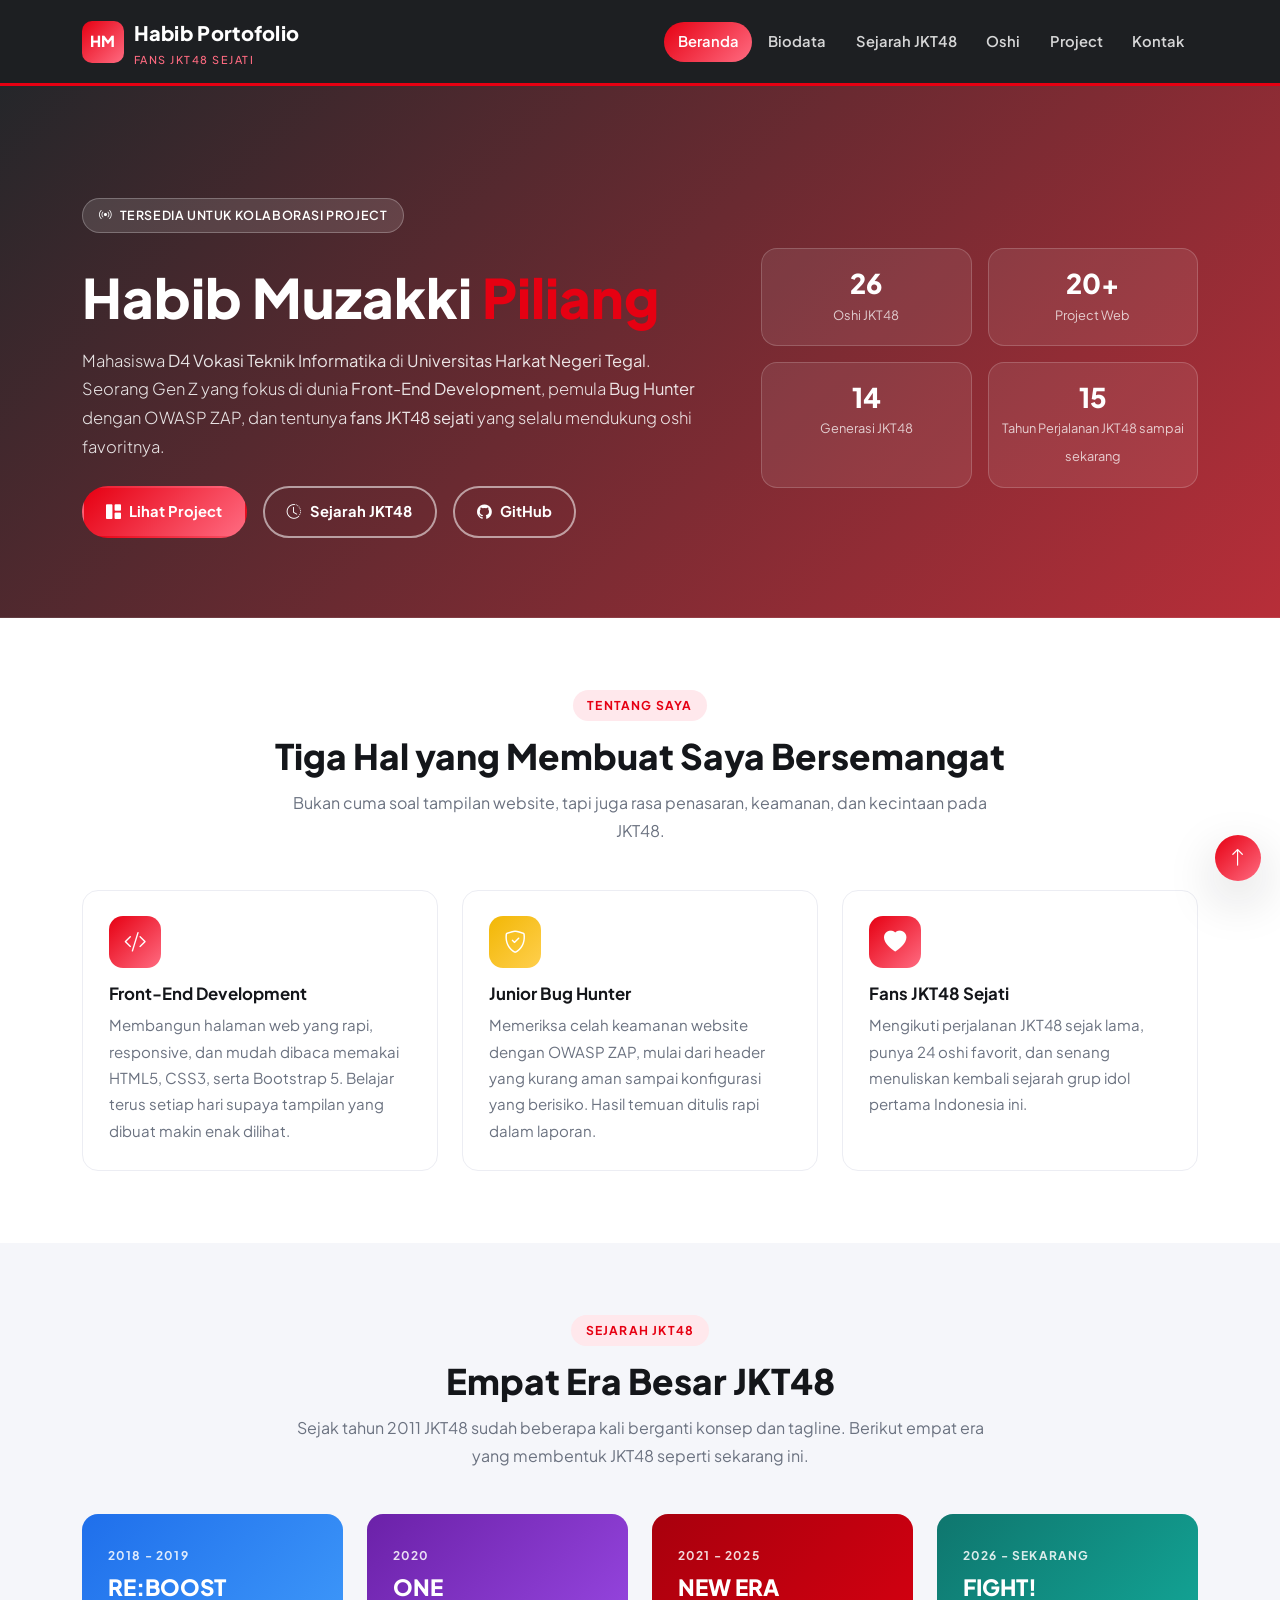
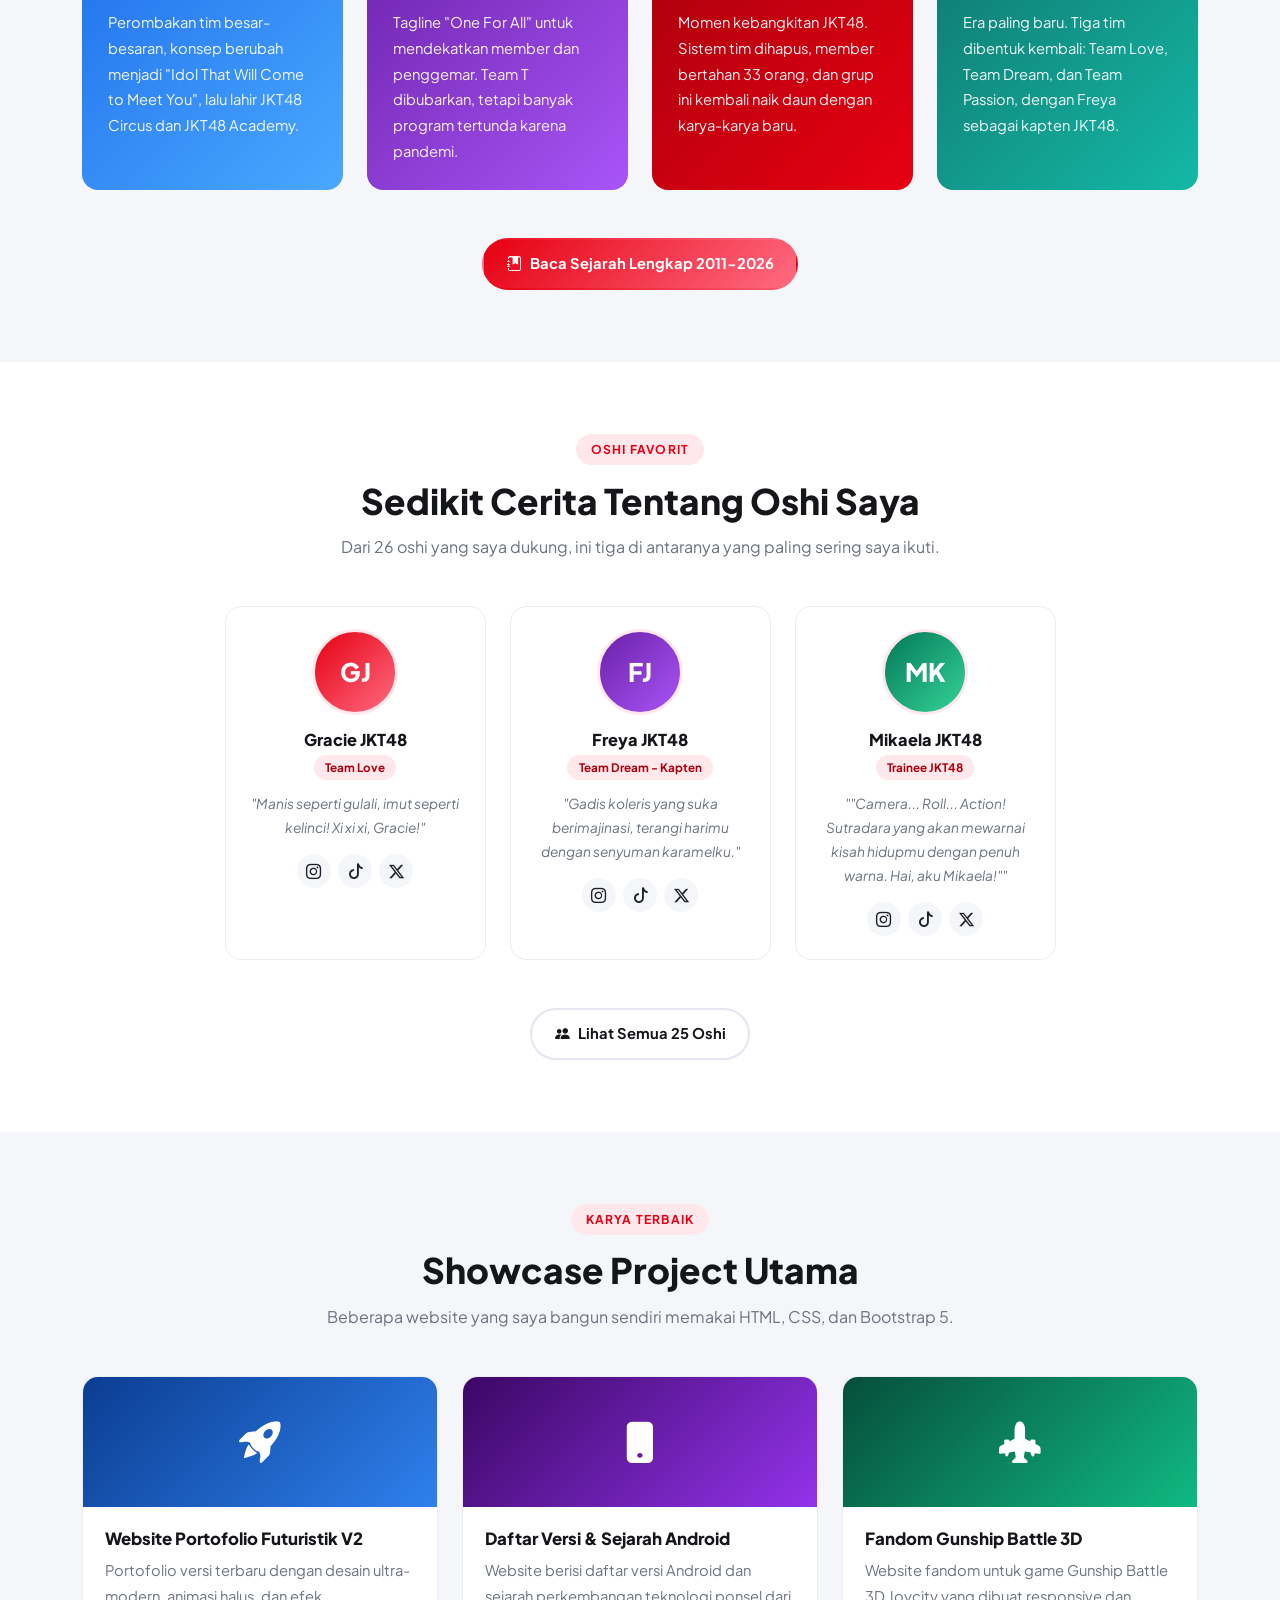
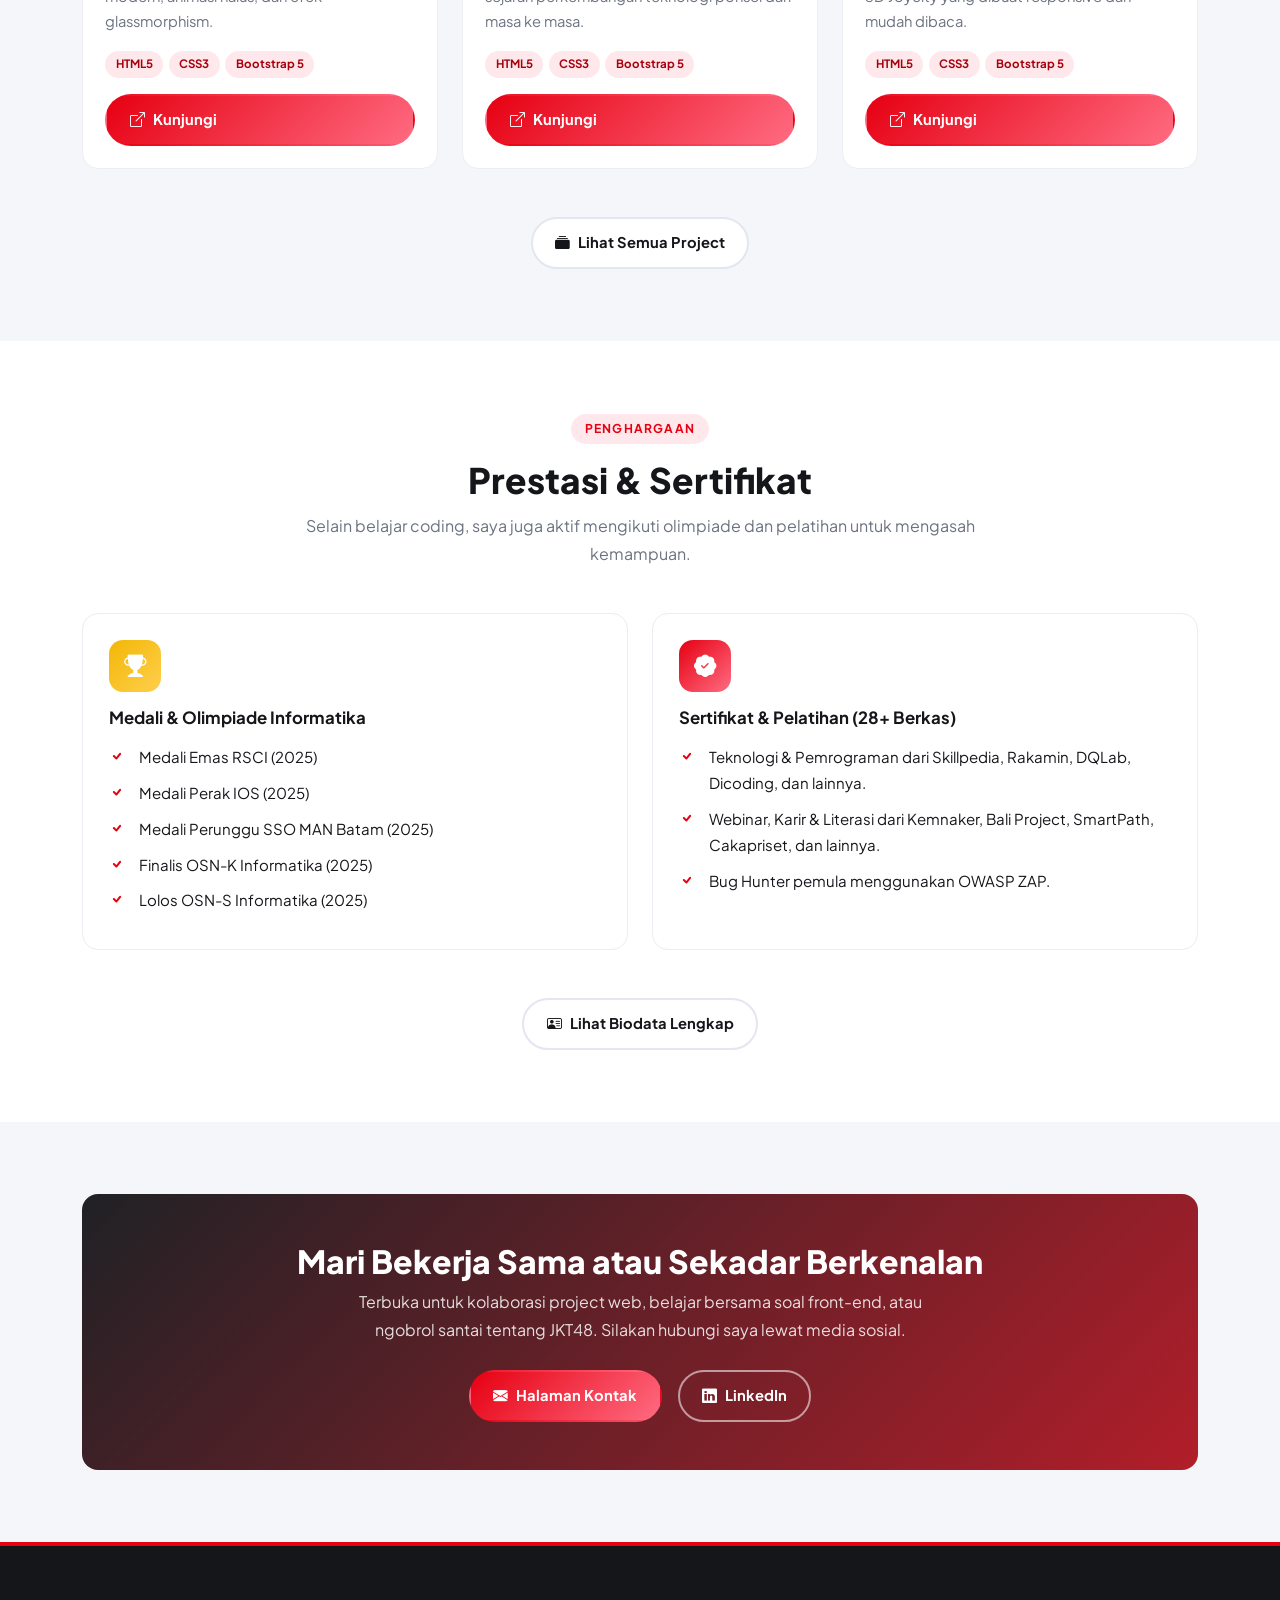
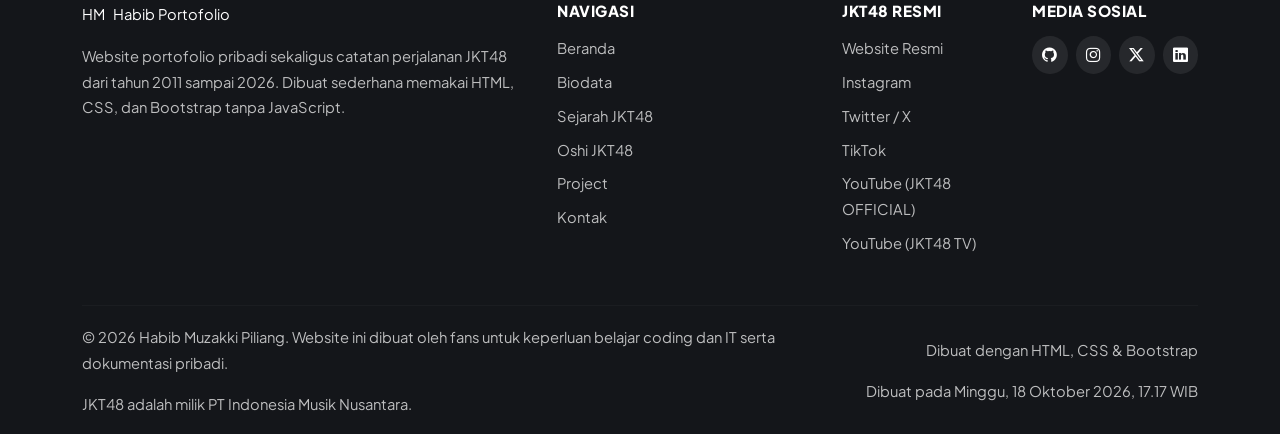
<file: BELAJAR_HTML/JKT48_sejarah_+_portofolio/index.html>
<!DOCTYPE html>
<html lang="id">
<head>
  <!-- ================= PENGATURAN DASAR ================= -->
  <meta charset="UTF-8">
  <meta name="viewport" content="width=device-width, initial-scale=1, viewport-fit=cover">

  <!-- ================= SEO: JUDUL & DESKRIPSI ================= -->
  <title>Habib Muzakki Piliang | Portofolio Fans JKT48 &amp; Sejarah JKT48 2011-2026</title>
  <meta name="description" content="Website portofolio Habib Muzakki Piliang, mahasiswa D4 Teknik Informatika UHN Tegal sekaligus fans JKT48 sejati. Lengkap dengan biodata, prestasi, sertifikat, daftar oshi, showcase project web, dan sejarah JKT48 dari awal berdiri tahun 2011 hingga 2026.">
  <meta name="google-site-verification" content="1igJW0xRDO03V1bi0CTt_LbWXbBQLReZbAC-uNCZRRI" />
  <meta name="keywords" content="Habib Muzakki Piliang, portofolio, JKT48, sejarah JKT48, fans JKT48, oshi JKT48, member JKT48 2026, front-end developer, UHN Tegal, web portofolio, prestasi informatika, sertifikat, project web">
  <meta name="author" content="Habib Muzakki Piliang">
  <meta name="robots" content="index, follow">
  <meta name="theme-color" content="#e60012">
  <link rel="canonical" href="https://website-portofolio-fans-jkt48.netlify.app/">

  <!-- ================= SEO: OPEN GRAPH (Facebook/WhatsApp) ================= -->
  <meta property="og:type" content="website">
  <meta property="og:site_name" content="Habib Muzakki Piliang - Fans JKT48">
  <meta property="og:title" content="Portofolio Habib Muzakki Piliang &amp; Sejarah JKT48 2011-2026">
  <meta property="og:description" content="Portofolio pribadi Habib Muzakki Piliang dan perjalanan lengkap JKT48 dari tahun 2011 sampai 2026, mulai dari era awal, RE:BOOST, ONE, NEW ERA, hingga FIGHT!.">
  <meta property="og:url" content="https://website-portofolio-fans-jkt48.netlify.app/">
  <meta property="og:locale" content="id_ID">

  <!-- ================= SEO: TWITTER CARD ================= -->
  <meta name="twitter:card" content="summary_large_image">
  <meta name="twitter:title" content="Portofolio Habib Muzakki Piliang &amp; Sejarah JKT48 2011-2026">
  <meta name="twitter:description" content="Portofolio pribadi dan perjalanan lengkap JKT48 dari tahun 2011 sampai 2026.">
  <meta name="twitter:site" content="@habib_muzakki12">

  <!-- ================= FONT & IKON ================= -->
  <link rel="preconnect" href="https://fonts.googleapis.com">
  <link rel="preconnect" href="https://fonts.gstatic.com" crossorigin>
  <link href="https://fonts.googleapis.com/css2?family=Plus+Jakarta+Sans:ital,wght@0,400;0,600;0,700;0,800;1,400&display=swap" rel="stylesheet">
  <link rel="stylesheet" href="https://cdn.jsdelivr.net/npm/bootstrap-icons@1.11.3/font/bootstrap-icons.min.css">

  <!-- ================= BOOTSTRAP (HANYA CSS, TANPA JAVASCRIPT) ================= -->
  <link rel="stylesheet" href="https://cdn.jsdelivr.net/npm/bootstrap@5.3.3/dist/css/bootstrap.min.css">

  <!-- ================= CSS MILIK SENDIRI ================= -->
  <link rel="stylesheet" href="css/style.css">
</head>

<body id="beranda">

  <!-- ======================================================================
       NAVBAR
       ====================================================================== -->
  <header class="sticky-top">
    <nav class="navbar jkt-navbar">
      <div class="container">
        <a class="navbar-brand" href="index.html">
          <span class="brand-badge">HM</span>
          <span>
            Habib Portofolio
            <span class="brand-kecil">Fans JKT48 Sejati</span>
          </span>
        </a>

        <ul class="navbar-nav nav-menu">
          <li class="nav-item"><a class="nav-link aktif" href="index.html">Beranda</a></li>
          <li class="nav-item"><a class="nav-link" href="biodata.html">Biodata</a></li>
          <li class="nav-item"><a class="nav-link" href="sejarah.html">Sejarah JKT48</a></li>
          <li class="nav-item"><a class="nav-link" href="oshi.html">Oshi</a></li>
          <li class="nav-item"><a class="nav-link" href="project.html">Project</a></li>
          <li class="nav-item"><a class="nav-link" href="kontak.html">Kontak</a></li>
        </ul>
      </div>
    </nav>
  </header>

  <!-- ======================================================================
       HERO / SAMBUTAN
       ====================================================================== -->
  <section class="hero">
    <div class="container">
      <div class="row align-items-center g-5">

        <div class="col-lg-7 text-center text-lg-start">
          <span class="label-kecil mb-3">
            <i class="bi bi-broadcast"></i> Tersedia untuk Kolaborasi Project
          </span>

          <h1 class="mt-3 mb-3">
            Habib Muzakki <span class="teks-merah">Piliang</span>
          </h1>

          <p class="lead mb-4">
            Mahasiswa <strong>D4 Vokasi Teknik Informatika</strong> di
            <strong>Universitas Harkat Negeri Tegal</strong>. Seorang Gen Z yang
            fokus di dunia <strong>Front-End Development</strong>, pemula
            <strong>Bug Hunter</strong> dengan OWASP ZAP, dan tentunya
            <strong>fans JKT48 sejati</strong> yang selalu mendukung oshi favoritnya.
          </p>

          <div class="d-flex flex-wrap gap-3 justify-content-center justify-content-lg-start">
            <a href="#project" class="tombol tombol-merah">
              <i class="bi bi-grid-1x2-fill"></i> Lihat Project
            </a>
            <a href="sejarah.html" class="tombol tombol-garis-putih">
              <i class="bi bi-clock-history"></i> Sejarah JKT48
            </a>
            <a href="https://github.com/habibmuzakkipiliang" target="_blank" rel="noopener" class="tombol tombol-garis-putih">
              <i class="bi bi-github"></i> GitHub
            </a>
          </div>
        </div>

        <div class="col-lg-5">
          <div class="row g-3">
            <div class="col-6">
              <div class="kotak-statistik">
                <span class="angka">26</span>
                <span class="keterangan">Oshi JKT48</span>
              </div>
            </div>
            <div class="col-6">
              <div class="kotak-statistik">
                <span class="angka">20+</span>
                <span class="keterangan">Project Web</span>
              </div>
            </div>
            <div class="col-6">
              <div class="kotak-statistik">
                <span class="angka">14</span>
                <span class="keterangan">Generasi JKT48</span>
              </div>
            </div>
            <div class="col-6">
              <div class="kotak-statistik">
                <span class="angka">15</span>
                <span class="keterangan">Tahun Perjalanan JKT48 sampai sekarang</span>
              </div>
            </div>
          </div>
        </div>

      </div>
    </div>
  </section>

  <!-- ======================================================================
       TENTANG SINGKAT
       ====================================================================== -->
  <section class="bagian">
    <div class="container">
      <div class="judul-bagian tengah">
        <span class="label-atas">Tentang Saya</span>
        <h2>Tiga Hal yang Membuat Saya Bersemangat</h2>
        <p>Bukan cuma soal tampilan website, tapi juga rasa penasaran, keamanan, dan kecintaan pada JKT48.</p>
      </div>

      <div class="row g-4">
        <div class="col-md-4">
          <div class="kartu">
            <span class="ikon-bulat"><i class="bi bi-code-slash"></i></span>
            <h3 class="kartu-judul">Front-End Development</h3>
            <p>
              Membangun halaman web yang rapi, responsive, dan mudah dibaca
              memakai HTML5, CSS3, serta Bootstrap 5. Belajar terus setiap hari
              supaya tampilan yang dibuat makin enak dilihat.
            </p>
          </div>
        </div>

        <div class="col-md-4">
          <div class="kartu">
            <span class="ikon-bulat emas"><i class="bi bi-shield-check"></i></span>
            <h3 class="kartu-judul">Junior Bug Hunter</h3>
            <p>
              Memeriksa celah keamanan website dengan OWASP ZAP, mulai dari
              header yang kurang aman sampai konfigurasi yang berisiko.
              Hasil temuan ditulis rapi dalam laporan.
            </p>
          </div>
        </div>

        <div class="col-md-4">
          <div class="kartu">
            <span class="ikon-bulat"><i class="bi bi-heart-fill"></i></span>
            <h3 class="kartu-judul">Fans JKT48 Sejati</h3>
            <p>
              Mengikuti perjalanan JKT48 sejak lama, punya 24 oshi favorit, dan
              senang menuliskan kembali sejarah grup idol pertama Indonesia ini.
            </p>
          </div>
        </div>
      </div>
    </div>
  </section>

  <!-- ======================================================================
       EMPAT ERA JKT48
       ====================================================================== -->
  <section class="bagian bagian-abu" id="era">
    <div class="container">
      <div class="judul-bagian tengah">
        <span class="label-atas">Sejarah JKT48</span>
        <h2>Empat Era Besar JKT48</h2>
        <p>
          Sejak tahun 2011 JKT48 sudah beberapa kali berganti konsep dan tagline.
          Berikut empat era yang membentuk JKT48 seperti sekarang ini.
        </p>
      </div>

      <div class="row g-4">
        <div class="col-md-6 col-lg-3">
          <div class="kartu-era era-reboost">
            <span class="periode">2018 - 2019</span>
            <h3>RE:BOOST</h3>
            <p>
              Perombakan tim besar-besaran, konsep berubah menjadi
              "Idol That Will Come to Meet You", lalu lahir JKT48 Circus
              dan JKT48 Academy.
            </p>
          </div>
        </div>

        <div class="col-md-6 col-lg-3">
          <div class="kartu-era era-one">
            <span class="periode">2020</span>
            <h3>ONE</h3>
            <p>
              Tagline "One For All" untuk mendekatkan member dan penggemar.
              Team T dibubarkan, tetapi banyak program tertunda karena pandemi.
            </p>
          </div>
        </div>

        <div class="col-md-6 col-lg-3">
          <div class="kartu-era era-newera">
            <span class="periode">2021 - 2025</span>
            <h3>NEW ERA</h3>
            <p>
              Momen kebangkitan JKT48. Sistem tim dihapus, member bertahan 33 orang,
              dan grup ini kembali naik daun dengan karya-karya baru.
            </p>
          </div>
        </div>

        <div class="col-md-6 col-lg-3">
          <div class="kartu-era era-fight">
            <span class="periode">2026 - Sekarang</span>
            <h3>FIGHT!</h3>
            <p>
              Era paling baru. Tiga tim dibentuk kembali: Team Love, Team Dream,
              dan Team Passion, dengan Freya sebagai kapten JKT48.
            </p>
          </div>
        </div>
      </div>

      <div class="text-center mt-5">
        <a href="sejarah.html" class="tombol tombol-merah">
          <i class="bi bi-journal-bookmark-fill"></i> Baca Sejarah Lengkap 2011-2026
        </a>
      </div>
    </div>
  </section>

  <!-- ======================================================================
       TEASER OSHI
       ====================================================================== -->
  <section class="bagian">
    <div class="container">
      <div class="judul-bagian tengah">
        <span class="label-atas">Oshi Favorit</span>
        <h2>Sedikit Cerita Tentang Oshi Saya</h2>
        <p>Dari 26 oshi yang saya dukung, ini tiga di antaranya yang paling sering saya ikuti.</p>
      </div>

      <div class="row g-4 justify-content-center">
        <div class="col-6 col-lg-3">
          <div class="kartu-oshi">
            <div class="avatar-oshi">GJ</div>
            <h3>Gracie JKT48</h3>
            <span class="tim-oshi">Team Love</span>
            <p class="ucapan-oshi">"Manis seperti gulali, imut seperti kelinci! Xi xi xi, Gracie!"</p>
            <div class="sosial-oshi">
              <a href="https://www.instagram.com/jkt48.gracie/" target="_blank" rel="noopener" aria-label="Instagram Gracie"><i class="bi bi-instagram"></i></a>
              <a href="https://www.tiktok.com/@graciejkt48" target="_blank" rel="noopener" aria-label="TikTok Gracie"><i class="bi bi-tiktok"></i></a>
              <a href="https://x.com/Gracie_JKT48" target="_blank" rel="noopener" aria-label="Twitter Gracie"><i class="bi bi-twitter-x"></i></a>
            </div>
          </div>
        </div>

        <div class="col-6 col-lg-3">
          <div class="kartu-oshi">
            <div class="avatar-oshi ungu">FJ</div>
            <h3>Freya JKT48</h3>
            <span class="tim-oshi">Team Dream - Kapten</span>
            <p class="ucapan-oshi">"Gadis koleris yang suka berimajinasi, terangi harimu dengan senyuman karamelku."</p>
            <div class="sosial-oshi">
              <a href="https://www.instagram.com/jkt48.freya/" target="_blank" rel="noopener" aria-label="Instagram Freya"><i class="bi bi-instagram"></i></a>
              <a href="https://www.tiktok.com/@freyajkt48" target="_blank" rel="noopener" aria-label="TikTok Freya"><i class="bi bi-tiktok"></i></a>
              <a href="https://x.com/Freya_JKT48" target="_blank" rel="noopener" aria-label="Twitter Freya"><i class="bi bi-twitter-x"></i></a>
            </div>
          </div>
        </div>

        <div class="col-6 col-md-4 col-lg-3">
          <div class="kartu-oshi">
            <div class="avatar-oshi hijau">MK</div>
            <h3>Mikaela JKT48</h3>
            <span class="tim-oshi">Trainee JKT48</span>
            <p class="ucapan-oshi">""Camera... Roll... Action! Sutradara yang akan mewarnai kisah hidupmu dengan penuh warna. Hai, aku Mikaela!""</p>
            <div class="sosial-oshi">
              <a href="https://www.instagram.com/mikaela.jkt48/" target="_blank" rel="noopener" aria-label="Instagram Mikaela"><i class="bi bi-instagram"></i></a>
              <a href="https://www.tiktok.com/@jkt48.mikaela" target="_blank" rel="noopener" aria-label="TikTok Mikaela"><i class="bi bi-tiktok"></i></a>
              <a href="https://x.com/M_MikaelaJKT48" target="_blank" rel="noopener" aria-label="Twitter Mikaela"><i class="bi bi-twitter-x"></i></a>
            </div>
          </div>
        </div>

      <div class="text-center mt-5">
        <a href="oshi.html" class="tombol tombol-garis-hitam">
          <i class="bi bi-people-fill"></i> Lihat Semua 25 Oshi
        </a>
      </div>
    </div>
  </section>

  <!-- ======================================================================
       TEASER PROJECT
       ====================================================================== -->
  <section class="bagian bagian-abu" id="project">
    <div class="container">
      <div class="judul-bagian tengah">
        <span class="label-atas">Karya Terbaik</span>
        <h2>Showcase Project Utama</h2>
        <p>Beberapa website yang saya bangun sendiri memakai HTML, CSS, dan Bootstrap 5.</p>
      </div>

      <div class="row g-4">
        <div class="col-md-6 col-lg-4">
          <article class="kartu-project">
            <div class="kepala-project biru"><i class="bi bi-rocket-takeoff-fill"></i></div>
            <div class="isi-project">
              <h3>Website Portofolio Futuristik V2</h3>
              <p>Portofolio versi terbaru dengan desain ultra-modern, animasi halus, dan efek glassmorphism.</p>
              <div class="daftar-teknologi">
                <span>HTML5</span><span>CSS3</span><span>Bootstrap 5</span>
              </div>
              <a href="https://website-futuristik-versi-2-baru.vercel.app/" target="_blank" rel="noopener" class="tombol tombol-merah">
                <i class="bi bi-box-arrow-up-right"></i> Kunjungi
              </a>
            </div>
          </article>
        </div>

        <div class="col-md-6 col-lg-4">
          <article class="kartu-project">
            <div class="kepala-project ungu"><i class="bi bi-phone-fill"></i></div>
            <div class="isi-project">
              <h3>Daftar Versi &amp; Sejarah Android</h3>
              <p>Website berisi daftar versi Android dan sejarah perkembangan teknologi ponsel dari masa ke masa.</p>
              <div class="daftar-teknologi">
                <span>HTML5</span><span>CSS3</span><span>Bootstrap 5</span>
              </div>
              <a href="https://daftar-versi-android-teknologi-hp.vercel.app/" target="_blank" rel="noopener" class="tombol tombol-merah">
                <i class="bi bi-box-arrow-up-right"></i> Kunjungi
              </a>
            </div>
          </article>
        </div>

        <div class="col-md-6 col-lg-4">
          <article class="kartu-project">
            <div class="kepala-project hijau"><i class="bi bi-airplane-engines-fill"></i></div>
            <div class="isi-project">
              <h3>Fandom Gunship Battle 3D</h3>
              <p>Website fandom untuk game Gunship Battle 3D Joycity yang dibuat responsive dan mudah dibaca.</p>
              <div class="daftar-teknologi">
                <span>HTML5</span><span>CSS3</span><span>Bootstrap 5</span>
              </div>
              <a href="https://website-fandom-gunship-battle-3d.netlify.app/" target="_blank" rel="noopener" class="tombol tombol-merah">
                <i class="bi bi-box-arrow-up-right"></i> Kunjungi
              </a>
            </div>
          </article>
        </div>
      </div>

      <div class="text-center mt-5">
        <a href="project.html" class="tombol tombol-garis-hitam">
          <i class="bi bi-collection-fill"></i> Lihat Semua Project
        </a>
      </div>
    </div>
  </section>

  <!-- ======================================================================
       PRESTASI & SERTIFIKAT
       ====================================================================== -->
  <section class="bagian">
    <div class="container">
      <div class="judul-bagian tengah">
        <span class="label-atas">Penghargaan</span>
        <h2>Prestasi &amp; Sertifikat</h2>
        <p>Selain belajar coding, saya juga aktif mengikuti olimpiade dan pelatihan untuk mengasah kemampuan.</p>
      </div>

      <div class="row g-4">
        <div class="col-md-6">
          <div class="kartu h-100">
            <span class="ikon-bulat emas"><i class="bi bi-trophy-fill"></i></span>
            <h3 class="kartu-judul">Medali &amp; Olimpiade Informatika</h3>
            <ul class="daftar-centang mt-3">
              <li>Medali Emas RSCI (2025)</li>
              <li>Medali Perak IOS (2025)</li>
              <li>Medali Perunggu SSO MAN Batam (2025)</li>
              <li>Finalis OSN-K Informatika (2025)</li>
              <li>Lolos OSN-S Informatika (2025)</li>
            </ul>
          </div>
        </div>

        <div class="col-md-6">
          <div class="kartu h-100">
            <span class="ikon-bulat"><i class="bi bi-patch-check-fill"></i></span>
            <h3 class="kartu-judul">Sertifikat &amp; Pelatihan (28+ Berkas)</h3>
            <ul class="daftar-centang mt-3">
              <li>Teknologi &amp; Pemrograman dari Skillpedia, Rakamin, DQLab, Dicoding, dan lainnya.</li>
              <li>Webinar, Karir &amp; Literasi dari Kemnaker, Bali Project, SmartPath, Cakapriset, dan lainnya.</li>
              <li>Bug Hunter pemula menggunakan OWASP ZAP.</li>
            </ul>
          </div>
        </div>
      </div>

      <div class="text-center mt-5">
        <a href="biodata.html" class="tombol tombol-garis-hitam">
          <i class="bi bi-person-vcard"></i> Lihat Biodata Lengkap
        </a>
      </div>
    </div>
  </section>

  <!-- ======================================================================
       AJAKAN / CALL TO ACTION
       ====================================================================== -->
  <section class="bagian bagian-abu">
    <div class="container">
      <div class="kotak-ajakan">
        <h2>Mari Bekerja Sama atau Sekadar Berkenalan</h2>
        <p>
          Terbuka untuk kolaborasi project web, belajar bersama soal front-end,
          atau ngobrol santai tentang JKT48. Silakan hubungi saya lewat media sosial.
        </p>
        <div class="d-flex flex-wrap justify-content-center gap-3">
          <a href="kontak.html" class="tombol tombol-merah">
            <i class="bi bi-envelope-fill"></i> Halaman Kontak
          </a>
          <a href="https://www.linkedin.com/in/habib-muzakki-piliang-15978b315/" target="_blank" rel="noopener" class="tombol tombol-garis-putih">
            <i class="bi bi-linkedin"></i> LinkedIn
          </a>
        </div>
      </div>
    </div>
  </section>

  <!-- ======================================================================
       FOOTER
       ====================================================================== -->
  <footer class="footer">
    <div class="container">
      <div class="row g-4">

        <div class="col-12 col-lg-5">
          <a class="navbar-brand mb-3 d-inline-flex align-items-center gap-2 text-white" href="index.html">
            <span class="brand-badge">HM</span>
            <span>Habib Portofolio</span>
          </a>
          <p>
            Website portofolio pribadi sekaligus catatan perjalanan JKT48 dari
            tahun 2011 sampai 2026. Dibuat sederhana memakai HTML, CSS, dan
            Bootstrap tanpa JavaScript.
          </p>
        </div>

        <div class="col-12 col-sm-6 col-lg-3">
          <h4>Navigasi</h4>
          <ul class="daftar-footer">
            <li><a href="index.html">Beranda</a></li>
            <li><a href="biodata.html">Biodata</a></li>
            <li><a href="sejarah.html">Sejarah JKT48</a></li>
            <li><a href="oshi.html">Oshi JKT48</a></li>
            <li><a href="project.html">Project</a></li>
            <li><a href="kontak.html">Kontak</a></li>
          </ul>
        </div>

        <div class="col-12 col-sm-6 col-lg-2">
          <h4>JKT48 Resmi</h4>
          <ul class="daftar-footer">
            <li><a href="https://jkt48.com/" target="_blank" rel="noopener">Website Resmi</a></li>
            <li><a href="https://www.instagram.com/jkt48/" target="_blank" rel="noopener">Instagram</a></li>
            <li><a href="https://x.com/officialJKT48" target="_blank" rel="noopener">Twitter / X</a></li>
            <li><a href="https://www.tiktok.com/@jkt48.official" target="_blank" rel="noopener">TikTok</a></li>
            <li><a href="https://www.youtube.com/@JKT48" target="_blank" rel="noopener">YouTube (JKT48 OFFICIAL)</a></li>
            <li><a href="https://www.youtube.com/@JKT48TV" target="_blank" rel="noopener">YouTube (JKT48 TV)</a></li>
          </ul>
        </div>

        <div class="col-12 col-sm-6 col-lg-2">
          <h4>Media Sosial</h4>
          <div class="sosial-footer">
            <a href="https://github.com/habibmuzakkipiliang" target="_blank" rel="noopener" aria-label="GitHub"><i class="bi bi-github"></i></a>
            <a href="https://www.instagram.com/habib_muzakki_piliang/" target="_blank" rel="noopener" aria-label="Instagram"><i class="bi bi-instagram"></i></a>
            <a href="https://x.com/habib_muzakki12" target="_blank" rel="noopener" aria-label="Twitter"><i class="bi bi-twitter-x"></i></a>
            <a href="https://www.linkedin.com/in/habib-muzakki-piliang-15978b315/" target="_blank" rel="noopener" aria-label="LinkedIn"><i class="bi bi-linkedin"></i></a>
          </div>
        </div>

      </div>

      <hr class="garis-footer">

      <div class="row align-items-center">
        <div class="col-md-8">
          <p class="hak-cipta">
            <p>
            &copy; 2026 Habib Muzakki Piliang. Website ini dibuat oleh fans untuk
            keperluan belajar coding dan IT serta dokumentasi pribadi.
            </p> 
            
            <p>
            JKT48 adalah milik
            PT Indonesia Musik Nusantara.
            </p>
          </p>
        </div>
        <div class="col-md-4 text-md-end">
          <p class="hak-cipta">
            <p>
              Dibuat dengan HTML, CSS &amp; Bootstrap<br>
            </p>

            <p>
              Dibuat pada Minggu, 18 Oktober 2026, 17.17 WIB
            </p>
          </p>
        </div>
      </div>
    </div>
  </footer>

  <a href="#beranda" class="tombol-atas" aria-label="Kembali ke atas">
    <i class="bi bi-arrow-up"></i>
  </a>

</body>
</html>
</file>
<file: #._BELAJAR_HTML_BARU/Cina_Surabaya/style.css>
/* ==========================================================================
   STYLE.CSS - 2026 WORLD-CLASS LUXURY ORIENTAL HERITAGE DESIGN SYSTEM
   Theme        : Authentic Chinese Surabaya Cultural Heritage (Pecinan Surabaya)
                  (Warm Porcelain Silk, Imperial Gold, Vermilion Lacquer, Antique Paper)
   Typography   : 100% Strict Pure Black (#000000 & #111111) for absolute contrast
   Author       : Habib Muzakki Piliang
   Specification: 100% Pure CSS3 Modern & Bootstrap 5 (Zero JS, Zero Tailwind)
   Architecture : 2026 Micro-Borders, Frosted Glassmorphism, Fluid Clamp Typography,
                  60fps GPU Acceleration, Clean Semantics for Beginners.
   ========================================================================== */

/* --------------------------------------------------------------------------
   1. COLOR TOKENS & SYSTEM VARIABLES (PALET ETNIS TIONGHOA SURABAYA)
   -------------------------------------------------------------------------- */
:root {
  /* Nuansa Latar Belakang Khas Pecinan Surabaya (Porcelain, Silk & Tea Paper) */
  --bg-porcelain-warm: #fcf9f2;
  /* Porselen sutra hangat khas keramik Tiongkok */
  --bg-creamy-silk: #f7f1e4;
  /* Sutra krem oriental vintage */
  --bg-antique-paper: #f0e6d2;
  /* Kertas perkamen kuno tradisi dinasti */
  --bg-gold-subtle: #fbf4de;
  /* Semburat kuning emas kaisar lembut */
  --bg-crimson-subtle: #fdf0f0;
  /* Semburat merah lampion lembut */
  --bg-card-white: #ffffff;
  /* Kartu putih bersih */

  /* Tulisan Hitam Pekat (100% Strict Pure Black Contrast - WCAG AAA Compliant) */
  --text-pure-black: #000000;
  --text-black-soft: #111111;
  --text-black-deep: #1a1a1a;

  /* Aksen Tradisi Cina Surabaya: Emas Murni, Merah Klenteng, Perunggu */
  --oriental-gold: #c99a2c;
  /* Emas murni kemakmuran */
  --oriental-gold-dark: #916b17;
  /* Emas tua berwibawa */
  --oriental-gold-light: #fae8b2;
  /* Emas muda berkilau */
  --oriental-red: #8c1414;
  /* Merah vermilion klenteng Hok An Kiong */
  --oriental-red-dark: #5c0b0b;
  /* Merah marun tradisi */
  --oriental-jade: #1b6b47;
  /* Hijau giok Masjid Cheng Ho */

  /* Garis Batas Arsitektural */
  --border-gold: #c99a2c;
  --border-crimson: #8c1414;
  --border-black: #000000;
  --border-subtle: #e2d7c1;
  --border-delicate: rgba(201, 154, 44, 0.45);

  /* Bayangan Halus Bertingkat Tren 2026 (Ultra Soft Diffuse Shadows) */
  --shadow-subtle: 0 4px 14px rgba(0, 0, 0, 0.04);
  --shadow-card: 0 10px 28px rgba(0, 0, 0, 0.07);
  --shadow-hover: 0 20px 42px rgba(0, 0, 0, 0.12);
  --shadow-gold: 0 8px 24px rgba(201, 154, 44, 0.28);

  /* Radius & Sudut Arsitektur Modern */
  --radius-xs: 6px;
  --radius-sm: 10px;
  --radius-md: 16px;
  --radius-lg: 24px;
  --radius-pill: 9999px;

  /* Tipografi */
  --font-serif: 'Playfair Display', Georgia, serif;
  --font-sans: 'Plus Jakarta Sans', system-ui, -apple-system, sans-serif;
}

/* --------------------------------------------------------------------------
   2. GLOBAL RESET & BASE RULES
   -------------------------------------------------------------------------- */
*,
*::before,
*::after {
  box-sizing: border-box;
}

html {
  scroll-behavior: smooth;
  scroll-padding-top: 90px;
  background-color: var(--bg-porcelain-warm);
}

body {
  font-family: var(--font-sans);
  background-color: var(--bg-porcelain-warm) !important;
  color: var(--text-pure-black) !important;
  line-height: 1.8;
  margin: 0;
  padding: 0;
  overflow-x: hidden;
  -webkit-font-smoothing: antialiased;
}

/* Tulisan Hitam Semua (Semua Heading, Paragraf, dan Elemen Teks) */
h1,
h2,
h3,
h4,
h5,
h6 {
  font-family: var(--font-serif);
  color: var(--text-pure-black) !important;
  line-height: 1.28;
  font-weight: 800;
  letter-spacing: -0.015em;
}

p,
span,
div,
li,
td,
th,
strong,
b,
em,
small,
label {
  color: var(--text-pure-black) !important;
}

a {
  text-decoration: none;
  color: var(--text-pure-black) !important;
  transition: all 0.25s cubic-bezier(0.16, 1, 0.3, 1);
}

img,
svg {
  max-width: 100%;
  height: auto;
  vertical-align: middle;
}

::selection {
  background-color: var(--oriental-gold-light);
  color: #000000;
}

/* --------------------------------------------------------------------------
   3. BACKGROUND UTILITIES (BERNUANSA ETNIS CINA SURABAYA)
   -------------------------------------------------------------------------- */
.bg-porcelain {
  background-color: var(--bg-porcelain-warm) !important;
}

.bg-silk-warm {
  background-color: var(--bg-creamy-silk) !important;
}

.bg-antique-paper {
  background-color: var(--bg-antique-paper) !important;
}

.bg-gold-subtle {
  background-color: var(--bg-gold-subtle) !important;
}

.bg-crimson-subtle {
  background-color: var(--bg-crimson-subtle) !important;
}

.bg-card-white {
  background-color: var(--bg-card-white) !important;
}

.border-oriental-gold {
  border-color: var(--border-gold) !important;
}

.border-oriental-red {
  border-color: var(--border-crimson) !important;
}

.border-oriental-black {
  border-color: var(--border-black) !important;
}

.border-oriental-subtle {
  border-color: var(--border-subtle) !important;
}

.max-w-700 {
  max-width: 700px;
}

.max-w-800 {
  max-width: 800px;
}

.max-w-900 {
  max-width: 900px;
}

/* --------------------------------------------------------------------------
   4. TOP BAR NOTIFICATION (ORIENTAL GOLD SILK WITH PURE BLACK TEXT)
   -------------------------------------------------------------------------- */
.top-bar-custom {
  background: linear-gradient(90deg, #f2e3be 0%, #f9eed2 50%, #f2e3be 100%);
  border-bottom: 2px solid var(--oriental-gold);
  font-size: 0.83rem;
  font-weight: 700;
  color: var(--text-pure-black) !important;
  position: relative;
  z-index: 1050;
}

.badge-top-pill {
  background: linear-gradient(135deg, #fae8b2 0%, #c99a2c 100%);
  color: #000000 !important;
  font-weight: 800;
  border-radius: var(--radius-pill);
  padding: 4px 12px;
  border: 1px solid var(--oriental-gold-dark);
}

/* --------------------------------------------------------------------------
   5. NAVBAR STICKY MODERN (PORCELAIN GLASS & CHIP GESTURES)
   -------------------------------------------------------------------------- */
.main-navbar {
  background-color: rgba(252, 249, 242, 0.96) !important;
  backdrop-filter: blur(16px);
  -webkit-backdrop-filter: blur(16px);
  border-bottom: 2px solid var(--oriental-gold);
  box-shadow: 0 4px 20px rgba(0, 0, 0, 0.05);
  z-index: 1040;
}

.brand-badge {
  background: linear-gradient(135deg, #fae8b2 0%, #c99a2c 100%);
  color: #000000 !important;
  font-weight: 900;
  font-size: 0.95rem;
  padding: 6px 13px;
  border-radius: var(--radius-xs);
  letter-spacing: 0.08em;
  border: 1.5px solid var(--oriental-gold-dark);
  box-shadow: 0 3px 8px rgba(201, 154, 44, 0.35);
  flex-shrink: 0;
}

.brand-title {
  font-family: var(--font-serif);
  font-size: clamp(1.05rem, 2.5vw, 1.25rem);
  font-weight: 800;
  color: var(--text-pure-black) !important;
  white-space: nowrap;
}

.nav-scroll-container {
  display: flex;
  align-items: center;
  gap: 0.45rem;
  overflow-x: auto;
  white-space: nowrap;
  padding: 6px 4px;
  -webkit-overflow-scrolling: touch;
  scrollbar-width: none;
}

.nav-scroll-container::-webkit-scrollbar {
  display: none;
}

.nav-chip {
  display: inline-flex;
  align-items: center;
  gap: 5px;
  padding: 7px 16px;
  font-size: clamp(0.75rem, 1.8vw, 0.82rem);
  font-weight: 800;
  color: var(--text-pure-black) !important;
  background-color: #ffffff;
  border-radius: var(--radius-pill);
  border: 1.5px solid var(--oriental-gold);
  transition: all 0.25s ease;
  flex-shrink: 0;
}

.nav-chip:hover {
  background-color: var(--oriental-gold);
  color: #000000 !important;
  transform: translateY(-2px);
  box-shadow: 0 4px 12px rgba(201, 154, 44, 0.35);
}

.nav-chip.highlight-chip {
  background: linear-gradient(135deg, #fae8b2 0%, #c99a2c 100%);
  color: #000000 !important;
  border-color: var(--oriental-gold-dark);
  box-shadow: 0 2px 8px rgba(201, 154, 44, 0.3);
}

/* --------------------------------------------------------------------------
   6. HERO SECTION (ORIENTAL HERITAGE ATMOSPHERE & PURE BLACK TEXT)
   -------------------------------------------------------------------------- */
.hero-wrapper {
  position: relative;
  background: radial-gradient(circle at 50% 25%, #fffbf0 0%, #f6edd9 55%, #ecdcb8 100%);
  padding: clamp(55px, 8vw, 110px) 15px clamp(50px, 7vw, 95px);
  border-bottom: 4px solid var(--oriental-gold);
  color: var(--text-pure-black) !important;
  overflow: hidden;
}

.hero-pattern-bg {
  position: absolute;
  top: 0;
  left: 0;
  right: 0;
  bottom: 0;
  background-image:
    radial-gradient(circle at 100% 0%, rgba(201, 154, 44, 0.12) 0, transparent 40%),
    radial-gradient(circle at 0% 100%, rgba(140, 20, 20, 0.06) 0, transparent 40%),
    url("data:image/svg+xml,%3Csvg width='56' height='56' viewBox='0 0 56 56' xmlns='http://www.w3.org/2000/svg'%3E%3Cpath d='M28 0l28 28-28 28L0 28z' fill='%23c99a2c' fill-opacity='0.06' fill-rule='evenodd'/%3E%3C/svg%3E");
  pointer-events: none;
}

.hero-pill-badge {
  display: inline-flex;
  align-items: center;
  gap: 8px;
  padding: 7px 20px;
  background-color: #ffffff;
  border: 1.5px solid var(--oriental-gold);
  border-radius: var(--radius-pill);
  color: var(--text-pure-black) !important;
  font-size: clamp(0.72rem, 1.8vw, 0.82rem);
  font-weight: 800;
  letter-spacing: 0.12em;
  text-transform: uppercase;
  box-shadow: 0 4px 12px rgba(0, 0, 0, 0.06);
}

.hero-main-title {
  font-size: clamp(1.85rem, 4.8vw, 3.8rem);
  font-weight: 900;
  line-height: 1.22;
  letter-spacing: -0.025em;
  color: var(--text-pure-black) !important;
  margin-top: 16px;
  margin-bottom: 20px;
}

.hero-description {
  font-size: clamp(0.95rem, 1.7vw, 1.15rem);
  line-height: 1.85;
  color: var(--text-pure-black) !important;
  font-weight: 600;
  max-width: 860px;
  margin: 0 auto 30px;
}

.btn-cta-gold {
  background: linear-gradient(135deg, #fae8b2 0%, #c99a2c 100%);
  color: #000000 !important;
  font-weight: 800;
  padding: 13px 30px;
  border-radius: var(--radius-xs);
  border: 1.5px solid var(--oriental-gold-dark);
  font-size: 0.92rem;
  letter-spacing: 0.04em;
  box-shadow: var(--shadow-gold);
  display: inline-flex;
  align-items: center;
  justify-content: center;
  transition: transform 0.25s ease, box-shadow 0.25s ease;
}

.btn-cta-gold:hover {
  background: #ffffff;
  color: #000000 !important;
  border-color: #000000;
  transform: translateY(-3px);
  box-shadow: 0 10px 26px rgba(0, 0, 0, 0.15);
}

.btn-cta-outline-gold {
  border: 2px solid #000000;
  color: var(--text-pure-black) !important;
  font-weight: 800;
  padding: 12px 28px;
  border-radius: var(--radius-xs);
  background-color: #ffffff;
  font-size: 0.92rem;
  letter-spacing: 0.04em;
  display: inline-flex;
  align-items: center;
  justify-content: center;
  transition: transform 0.25s ease, box-shadow 0.25s ease;
}

.btn-cta-outline-gold:hover {
  background-color: #000000;
  color: #ffffff !important;
  transform: translateY(-3px);
  box-shadow: 0 10px 26px rgba(0, 0, 0, 0.2);
}

/* --------------------------------------------------------------------------
   7. SECTION HEADERS & ORNAMENT SYSTEM
   -------------------------------------------------------------------------- */
.section-meta-badge {
  display: inline-block;
  font-size: 0.8rem;
  font-weight: 900;
  letter-spacing: 0.16em;
  text-transform: uppercase;
  color: var(--text-pure-black) !important;
  margin-bottom: 8px;
  border-bottom: 2px solid var(--oriental-gold);
  padding-bottom: 2px;
}

.section-headline {
  font-size: clamp(1.8rem, 3.6vw, 2.5rem);
  font-weight: 900;
  color: var(--text-pure-black) !important;
}

.ornament-divider {
  display: flex;
  align-items: center;
  justify-content: center;
  gap: 14px;
  margin: 14px auto 18px;
}

.ornament-divider::before,
.ornament-divider::after {
  content: "";
  display: block;
  width: 70px;
  height: 2px;
  background-color: var(--oriental-gold);
}

.ornament-divider span {
  color: var(--text-pure-black);
  font-size: 1.1rem;
}

/* --------------------------------------------------------------------------
   8. PROFIL HABIB MUZAKKI PILIANG (PORCELAIN CARD & GOLD BORDERS)
   -------------------------------------------------------------------------- */
.profile-card-sticky {
  background-color: #ffffff !important;
  border-radius: var(--radius-md);
  border: 1.5px solid var(--border-gold);
  border-top: 6px solid var(--oriental-red);
  box-shadow: var(--shadow-card);
  transition: transform 0.3s ease, box-shadow 0.3s ease;
}

.profile-card-sticky:hover {
  box-shadow: var(--shadow-hover);
  transform: translateY(-4px);
}

.avatar-halo {
  width: 105px;
  height: 105px;
  border-radius: 50%;
  margin: 0 auto 16px;
  background: linear-gradient(135deg, var(--oriental-red), var(--oriental-gold));
  padding: 4px;
  box-shadow: 0 6px 18px rgba(140, 20, 20, 0.25);
}

.avatar-inner {
  width: 100%;
  height: 100%;
  border-radius: 50%;
  background-color: #ffffff;
  display: flex;
  align-items: center;
  justify-content: center;
  font-family: var(--font-serif);
  font-size: 2rem;
  font-weight: 900;
  color: var(--text-pure-black);
}

.biodata-row {
  display: flex;
  justify-content: space-between;
  align-items: flex-start;
  padding: 12px 0;
  border-bottom: 1px dashed var(--border-subtle);
  font-size: 0.9rem;
}

.biodata-row:last-child {
  border-bottom: none;
}

.biodata-label {
  font-weight: 700;
}

.biodata-val {
  font-weight: 900;
  text-align: right;
  max-width: 60%;
}

.content-card-box {
  background-color: #ffffff !important;
  border-radius: var(--radius-md);
  border: 1.5px solid var(--border-subtle);
  border-left: 6px solid var(--oriental-gold);
  box-shadow: var(--shadow-subtle);
  padding: clamp(20px, 4vw, 36px);
}

.competency-item {
  background-color: var(--bg-porcelain-warm);
  border-radius: var(--radius-sm);
  border: 1.5px solid var(--border-gold);
  padding: 20px;
  height: 100%;
  transition: all 0.28s ease;
}

.competency-item:hover {
  background-color: #ffffff;
  box-shadow: var(--shadow-card);
  transform: translateY(-4px);
}

/* --------------------------------------------------------------------------
   9. METRIC PRESTASI MEDALI & PORTOFOLIO PROYEK
   -------------------------------------------------------------------------- */
.medal-card-luxury {
  border-radius: var(--radius-md);
  padding: 26px 18px;
  text-align: center;
  background-color: #ffffff !important;
  border: 1.5px solid var(--border-gold);
  box-shadow: var(--shadow-subtle);
  transition: all 0.3s ease;
  position: relative;
  overflow: hidden;
}

.medal-card-luxury::before {
  content: "";
  position: absolute;
  top: 0;
  left: 0;
  right: 0;
  height: 5px;
  background-color: var(--oriental-gold);
}

.medal-card-luxury:hover {
  transform: translateY(-8px);
  box-shadow: var(--shadow-hover);
  background-color: var(--bg-gold-subtle) !important;
}

.project-card-interactive {
  background-color: #ffffff !important;
  border-radius: var(--radius-md);
  border: 1.5px solid var(--border-subtle);
  overflow: hidden;
  box-shadow: var(--shadow-subtle);
  transition: all 0.3s ease;
  display: flex;
  flex-direction: column;
}

.project-card-interactive:hover {
  transform: translateY(-8px);
  box-shadow: var(--shadow-hover);
  border-color: var(--oriental-gold);
}

.project-card-header {
  padding: 20px 24px;
  background-color: var(--bg-antique-paper);
  border-bottom: 2px solid var(--oriental-gold);
}

/* --------------------------------------------------------------------------
   10. ENSIKLOPEDIA SEJARAH & TIMELINE TRANSFORMASI
   -------------------------------------------------------------------------- */
.editorial-lead {
  font-size: 1.05rem;
  line-height: 1.95;
  font-weight: 600;
}

.timeline-step-luxury {
  background-color: #ffffff !important;
  border-radius: var(--radius-md);
  padding: clamp(20px, 3vw, 32px);
  border: 1.5px solid var(--border-subtle);
  box-shadow: var(--shadow-subtle);
  margin-bottom: 24px;
  border-left: 8px solid var(--oriental-red);
  transition: transform 0.28s ease, box-shadow 0.28s ease;
}

.timeline-step-luxury:hover {
  transform: translateX(8px);
  box-shadow: var(--shadow-card);
}

/* --------------------------------------------------------------------------
   11. CAGAR BUDAYA & KULINER HALAL CARDS
   -------------------------------------------------------------------------- */
.heritage-luxury-box {
  background-color: #ffffff !important;
  border-radius: var(--radius-md);
  border: 1.5px solid var(--border-subtle);
  overflow: hidden;
  box-shadow: var(--shadow-subtle);
  transition: all 0.3s ease;
  height: 100%;
  display: flex;
  flex-direction: column;
}

.heritage-luxury-box:hover {
  transform: translateY(-8px);
  box-shadow: var(--shadow-hover);
  border-color: var(--oriental-gold);
}

.heritage-visual-top {
  padding: 32px 20px;
  text-align: center;
  background-color: var(--bg-antique-paper);
  border-bottom: 2px solid var(--oriental-gold);
}

.heritage-emoji-icon {
  font-size: 3rem;
  display: inline-block;
  margin-bottom: 8px;
}

.food-card-luxury {
  background-color: #ffffff !important;
  border-radius: var(--radius-md);
  border: 1.5px solid var(--border-subtle);
  overflow: hidden;
  box-shadow: var(--shadow-subtle);
  transition: all 0.3s ease;
  height: 100%;
  display: flex;
  flex-direction: column;
}

.food-card-luxury:hover {
  transform: translateY(-7px);
  box-shadow: var(--shadow-hover);
  border-color: var(--oriental-gold);
}

.food-card-header-luxury {
  background-color: var(--bg-gold-subtle);
  padding: 16px 22px;
  border-bottom: 2px solid var(--oriental-gold);
  display: flex;
  justify-content: space-between;
  align-items: center;
}

/* --------------------------------------------------------------------------
   12. TABEL DEMOGRAFI & WILAYAH POPULASI (HYBRID RESPONSIVE RWD TREN 2026)
   -------------------------------------------------------------------------- */
.custom-demographic-table {
  background-color: #ffffff !important;
  border-radius: var(--radius-md);
  border: 2px solid var(--oriental-gold);
  overflow: hidden;
  box-shadow: var(--shadow-card);
}

.custom-demographic-table thead {
  background-color: var(--bg-antique-paper);
  font-family: var(--font-serif);
}

.custom-demographic-table thead th {
  padding: 18px 22px;
  font-weight: 900;
  border-bottom: 2px solid var(--oriental-gold);
  letter-spacing: 0.03em;
  white-space: nowrap;
}

.custom-demographic-table td {
  padding: 18px 22px;
  vertical-align: middle;
  border-bottom: 1px solid var(--border-subtle);
}

.custom-demographic-table tr:hover td {
  background-color: var(--bg-gold-subtle);
}

/* Card View Responsif untuk Mobile Layar Kecil (RWD Hybrid 2026) */
.mobile-region-card {
  background-color: #ffffff !important;
  border: 1.5px solid var(--border-gold);
  border-radius: var(--radius-md);
  box-shadow: var(--shadow-subtle);
  transition: transform 0.25s ease, box-shadow 0.25s ease;
}

.mobile-region-card:hover {
  transform: translateY(-3px);
  box-shadow: var(--shadow-hover);
}

.mobile-card-row {
  display: flex;
  flex-direction: column;
  gap: 2px;
}

.mobile-card-label {
  font-size: 0.78rem;
  font-weight: 800;
  text-transform: uppercase;
  letter-spacing: 0.05em;
  color: var(--oriental-gold-dark) !important;
}

.mobile-card-val {
  font-size: 0.9rem;
  font-weight: 600;
  line-height: 1.6;
}

/* --------------------------------------------------------------------------
   13. MANIFESTO TOLERANSI & FOOTER (ORIENTAL THEMED BACKGROUND)
   -------------------------------------------------------------------------- */
.manifesto-panel {
  background-color: #ffffff !important;
  border: 2px solid var(--oriental-gold);
  border-radius: var(--radius-md);
  padding: clamp(24px, 4vw, 38px);
  box-shadow: var(--shadow-card);
}

.footer-luxury {
  background-color: var(--bg-antique-paper) !important;
  border-top: 4px solid var(--oriental-gold);
  color: var(--text-pure-black) !important;
}

.footer-link-item {
  color: var(--text-pure-black) !important;
  font-size: 0.9rem;
  font-weight: 800;
  transition: all 0.22s ease;
  display: inline-block;
}

.footer-link-item:hover {
  transform: translateX(5px);
  color: var(--oriental-red) !important;
}

/* --------------------------------------------------------------------------
   14. RESPONSIVE WEB DESIGN (COMPREHENSIVE RWD BREAKPOINTS TREN 2026)
   -------------------------------------------------------------------------- */
/* Large Tablet & Small Laptop (max 991.98px) */
@media (max-width: 991.98px) {
  .main-navbar {
    padding-top: 8px;
    padding-bottom: 8px;
  }

  .biodata-row {
    flex-direction: column;
    gap: 4px;
  }

  .biodata-val {
    max-width: 100%;
    text-align: left;
  }

  .content-card-box {
    padding: clamp(18px, 3.5vw, 28px);
  }

  .timeline-step-luxury:hover {
    transform: none;
    /* Sentuhan HP lebih natural tanpa translateX */
  }
}

/* Tablet & Large Smartphone (max 767.98px) */
@media (max-width: 767.98px) {
  html {
    scroll-padding-top: 75px;
  }

  .hero-main-title {
    font-size: clamp(1.8rem, 5.5vw, 2.35rem);
  }

  .section-headline {
    font-size: clamp(1.5rem, 4.5vw, 1.85rem);
  }

  .avatar-halo {
    width: 92px;
    height: 92px;
  }

  .avatar-inner {
    font-size: 1.7rem;
  }

  .custom-demographic-table th,
  .custom-demographic-table td {
    padding: 12px 14px;
    font-size: 0.85rem;
  }

  .heritage-visual-top {
    padding: 24px 16px;
  }

  .heritage-emoji-icon {
    font-size: 2.5rem;
  }

  .manifesto-panel {
    padding: 20px 18px;
  }
}

/* Small Smartphone (max 575.98px) */
@media (max-width: 575.98px) {
  .hero-wrapper {
    padding: 45px 12px 42px;
  }

  .hero-pill-badge {
    font-size: 0.7rem;
    padding: 6px 14px;
    letter-spacing: 0.08em;
  }

  .hero-main-title {
    font-size: 1.68rem;
    line-height: 1.25;
  }

  .hero-description {
    font-size: 0.92rem;
    line-height: 1.75;
  }

  .btn-cta-gold,
  .btn-cta-outline-gold {
    width: 100%;
    padding: 12px 20px;
    font-size: 0.88rem;
  }

  .medal-card-luxury {
    padding: 20px 14px;
  }

  .medal-card-luxury .fs-1 {
    font-size: 2.2rem !important;
  }

  .project-card-header,
  .food-card-header-luxury {
    padding: 14px 16px;
  }

  .ornament-divider::before,
  .ornament-divider::after {
    width: 45px;
  }
}

/* Ultra-Compact / Foldable Smartphone (max 375px) */
@media (max-width: 375px) {
  .brand-title {
    font-size: 0.95rem;
  }

  .nav-chip {
    padding: 5px 12px;
    font-size: 0.72rem;
  }

  .section-headline {
    font-size: 1.35rem;
  }
}

/* --------------------------------------------------------------------------
   15. ACCESSIBILITY & PRINT STYLES
   -------------------------------------------------------------------------- */
@media (prefers-reduced-motion: reduce) {
  html {
    scroll-behavior: auto;
  }

  *,
  *::before,
  *::after {
    animation-duration: 0.01ms !important;
    animation-iteration-count: 1 !important;
    transition-duration: 0.01ms !important;
  }
}

@media print {

  .top-bar-custom,
  .main-navbar,
  .footer-luxury,
  .btn-cta-gold,
  .btn-cta-outline-gold {
    display: none !important;
  }

  body {
    background: #ffffff !important;
    color: #000000 !important;
  }

  .content-card-box,
  .profile-card-sticky,
  .timeline-step-luxury {
    border: 1px solid #000000 !important;
    box-shadow: none !important;
  }
}
</file>
<file: #._BELAJAR_HTML_BARU/Front_End_Dev_Cource/style.css>
header {
    font-size: 1rem;
    font: "Silkscreen", sans-serif;
    line-height: 3.5em;
    background-color: yellow;
    color: black;
}

h1, h2, h3 {
    line-height: 3;
}

wrap {
    max-width: 960px;
    margin: 0 auto;
    padding-left: max (16 px, env (safe-area-inset-left, 0px ));
    padding-right: max (16px, env (safe-area-inset-right, 0px)) ;
}

/* Header */

.site-header {
    background-color: black;
    border-bottom: 4px solid white;
}

body {
    font-size: 1rem;
    font: "Silkscreen", sans-serif;
    line-height: 3.5em;
    background-color: #f4f0ef;
    color: #14142b;
    box-sizing: border-box;
    margin: 0;
    padding: 0;
}

a { color: green;}

p {

}

.brand {
    color: red;
}


*, *::before, ::after {
    box-sizing: border-box;
    margin: 0;
    padding: 0;
}

@media (max-widht : 768px) {
    .layout {grid-template-columns: 2fr;}
    .hero h1 {font-size: 2rem;}
}
</file>
<file: #._BELAJAR_HTML_BARU/LILY JKT48 TRIBUTE/style.css>
/* ==========================================================================
   TRIBUTE LILY JKT48 — style.css
   --------------------------------------------------------------------------
   DAFTAR ISI
   1.  Dasar & variabel global
   2.  Sistem tema (Otomatis / Terang / Gelap) — 100% CSS
   3.  Utilitas (container, skip link, fokus, tombol)
   4.  Navbar & tombol pill tema
   5.  Hero
   6.  Judul bagian
   7.  Bento grid (biografi & sahabat)
   8.  Grid 15 kenangan & 15 fakta
   9.  Profil pembuat situs
   10. Rangkuman & kesimpulan
   11. Footer
   12. Responsif
   13. Aksesibilitas (reduced motion)
   ========================================================================== */


/* ==========================================================================
   1. DASAR & VARIABEL GLOBAL
   ========================================================================== */

/* Variabel yang tidak berubah antar tema (font, radius, lebar konten) */
:root {
  --font-serif: "Iowan Old Style", "Palatino Linotype", "Book Antiqua", Georgia, "Times New Roman", serif;
  --font-sans: "Segoe UI", system-ui, -apple-system, "Helvetica Neue", Arial, sans-serif;
  --radius-lg: 28px;
  --radius-md: 20px;
  --radius-sm: 16px;
  --container-max: 1180px;
  color-scheme: light dark; /* agar scrollbar mengikuti perangkat */
}

/* Jika tema dipaksa lewat radio, scrollbar juga ikut berubah (browser modern) */
html:has(#theme-light:checked) { color-scheme: light; }
html:has(#theme-dark:checked)  { color-scheme: dark; }

/* Reset kecil: Bootstrap sudah melakukan reset, ini hanya penguat */
*,
*::before,
*::after {
  box-sizing: border-box;
}

html {
  scroll-behavior: smooth;
  scroll-padding-top: 104px; /* agar judul tidak tertutup navbar sticky */
}

body {
  margin: 0;
  min-height: 100vh;
  font-family: var(--font-sans);
  line-height: 1.65;
  background-color: #f8f2f5; /* cadangan saat browser tidak mendukung :has() */
  -webkit-font-smoothing: antialiased;
  -moz-osx-font-smoothing: grayscale;
}

/* Warna body mengikuti mode Otomatis (perangkat) */
@media (prefers-color-scheme: dark) {
  body { background-color: #0b0f1a; }
}

/* Warna body saat tema dipaksa lewat radio */
body:has(#theme-light:checked) { background-color: #f8f2f5; }
body:has(#theme-dark:checked)  { background-color: #0b0f1a; }

/* Tautan umum mengikuti warna aksen */
a {
  color: var(--accent-color);
  text-underline-offset: 3px;
}


/* ==========================================================================
   2. SISTEM TEMA — 100% CSS TANPA JAVASCRIPT
   --------------------------------------------------------------------------
   Radio tersembunyi ada di awal <body>. Label pill di navbar mengubah
   radio tersebut, lalu selector :checked ~ .page-wrapper mengganti nilai
   variabel warna di bawah ini.
   ========================================================================== */

/* Radio disembunyikan secara visual, tetapi tetap bisa difokus keyboard */
.theme-input {
  position: absolute;
  width: 1px;
  height: 1px;
  margin: -1px;
  padding: 0;
  overflow: hidden;
  clip: rect(0 0 0 0);
  clip-path: inset(50%);
  white-space: nowrap;
  border: 0;
}

/* --------------------------------------------------------------------------
   2a. TEMA TERANG (juga menjadi dasar untuk mode Otomatis)
   -------------------------------------------------------------------------- */
.page-wrapper {
  /* Warna latar & dekorasi */
  --bg-color: #f8f2f5;
  --blob-1: #ffe0ea;
  --blob-2: #e9e3ff;
  --blob-3: #d9f1ec;

  /* Warna teks */
  --text-color: #22242e;
  --text-muted: #615e6b;

  /* Permukaan kaca (glassmorphism) */
  --card-bg: rgba(255, 255, 255, 0.66);
  --card-bg-strong: rgba(255, 255, 255, 0.88);
  --card-border: rgba(255, 255, 255, 0.95);
  --hairline: rgba(34, 36, 46, 0.09);

  /* Aksen rose-pink */
  --accent-color: #b6426d;
  --accent-soft: rgba(182, 66, 109, 0.12);
  --accent-ring: rgba(182, 66, 109, 0.30);
  --grad-primary: linear-gradient(135deg, #b8406c, #7e50c8);
  --grad-text: linear-gradient(115deg, #b6426d 0%, #7d4fc7 52%, #b6426d 100%);
  --on-accent: #ffffff;

  /* Bayangan lembut */
  --shadow-soft: 0 30px 60px -35px rgba(101, 49, 78, 0.45);
  --shadow-card: 0 18px 38px -26px rgba(101, 49, 78, 0.35);

  /* Permukaan navbar & footer */
  --nav-bg: rgba(250, 244, 247, 0.72);
  --footer-bg: rgba(255, 255, 255, 0.55);

  color-scheme: light;
  position: relative;
  isolation: isolate; /* membuat lapisan latar negatif tetap di dalam wrapper */
  min-height: 100vh;
  color: var(--text-color);
  background-color: var(--bg-color);
  transition: background-color 0.35s ease, color 0.35s ease;
}

/* --------------------------------------------------------------------------
   2b. TEMA GELAP — untuk mode Otomatis di perangkat gelap
   -------------------------------------------------------------------------- */
@media (prefers-color-scheme: dark) {
  .page-wrapper {
    --bg-color: #0b0f1a;
    --blob-1: rgba(212, 95, 134, 0.22);
    --blob-2: rgba(122, 104, 224, 0.20);
    --blob-3: rgba(78, 170, 158, 0.16);

    --text-color: #f3edf2;
    --text-muted: #aaa4b4;

    --card-bg: rgba(23, 29, 45, 0.62);
    --card-bg-strong: rgba(30, 37, 56, 0.84);
    --card-border: rgba(255, 255, 255, 0.09);
    --hairline: rgba(255, 255, 255, 0.10);

    --accent-color: #f2adc4;
    --accent-soft: rgba(242, 173, 196, 0.15);
    --accent-ring: rgba(242, 173, 196, 0.32);
    --grad-primary: linear-gradient(135deg, #f4b3c8, #b49bff);
    --grad-text: linear-gradient(115deg, #f4b2c6 0%, #c3a6ff 52%, #f4b2c6 100%);
    --on-accent: #251324;

    --shadow-soft: 0 30px 65px -40px rgba(0, 0, 0, 0.95);
    --shadow-card: 0 20px 44px -30px rgba(0, 0, 0, 0.90);

    --nav-bg: rgba(11, 15, 26, 0.72);
    --footer-bg: rgba(11, 15, 26, 0.60);

    color-scheme: dark;
  }
}

/* --------------------------------------------------------------------------
   2c. MODE TERANG DIPAKSA
   Selector ID (#theme-light) lebih kuat daripada aturan media query,
   sehingga tema terang menang walaupun perangkat sedang gelap.
   -------------------------------------------------------------------------- */
#theme-light:checked ~ .page-wrapper {
  --bg-color: #f8f2f5;
  --blob-1: #ffe0ea;
  --blob-2: #e9e3ff;
  --blob-3: #d9f1ec;
  --text-color: #22242e;
  --text-muted: #615e6b;
  --card-bg: rgba(255, 255, 255, 0.66);
  --card-bg-strong: rgba(255, 255, 255, 0.88);
  --card-border: rgba(255, 255, 255, 0.95);
  --hairline: rgba(34, 36, 46, 0.09);
  --accent-color: #b6426d;
  --accent-soft: rgba(182, 66, 109, 0.12);
  --accent-ring: rgba(182, 66, 109, 0.30);
  --grad-primary: linear-gradient(135deg, #b8406c, #7e50c8);
  --grad-text: linear-gradient(115deg, #b6426d 0%, #7d4fc7 52%, #b6426d 100%);
  --on-accent: #ffffff;
  --shadow-soft: 0 30px 60px -35px rgba(101, 49, 78, 0.45);
  --shadow-card: 0 18px 38px -26px rgba(101, 49, 78, 0.35);
  --nav-bg: rgba(250, 244, 247, 0.72);
  --footer-bg: rgba(255, 255, 255, 0.55);
  color-scheme: light;
}

/* --------------------------------------------------------------------------
   2d. MODE GELAP DIPAKSA
   Blok ini sengaja "diduplikasi" dari 2b agar mudah dibaca pemula.
   Jika mengubah palet gelap, ubah KEDUA blok (2b dan 2d) agar konsisten.
   -------------------------------------------------------------------------- */
#theme-dark:checked ~ .page-wrapper {
  --bg-color: #0b0f1a;
  --blob-1: rgba(212, 95, 134, 0.22);
  --blob-2: rgba(122, 104, 224, 0.20);
  --blob-3: rgba(78, 170, 158, 0.16);
  --text-color: #f3edf2;
  --text-muted: #aaa4b4;
  --card-bg: rgba(23, 29, 45, 0.62);
  --card-bg-strong: rgba(30, 37, 56, 0.84);
  --card-border: rgba(255, 255, 255, 0.09);
  --hairline: rgba(255, 255, 255, 0.10);
  --accent-color: #f2adc4;
  --accent-soft: rgba(242, 173, 196, 0.15);
  --accent-ring: rgba(242, 173, 196, 0.32);
  --grad-primary: linear-gradient(135deg, #f4b3c8, #b49bff);
  --grad-text: linear-gradient(115deg, #f4b2c6 0%, #c3a6ff 52%, #f4b2c6 100%);
  --on-accent: #251324;
  --shadow-soft: 0 30px 65px -40px rgba(0, 0, 0, 0.95);
  --shadow-card: 0 20px 44px -30px rgba(0, 0, 0, 0.90);
  --nav-bg: rgba(11, 15, 26, 0.72);
  --footer-bg: rgba(11, 15, 26, 0.60);
  color-scheme: dark;
}

/* Warna seleksi teks mengikuti aksen */
.page-wrapper ::selection {
  background: var(--accent-color);
  color: var(--on-accent);
}

/* Latar dekoratif: tiga "blob" pastel lembut, tanpa gambar & tanpa JS */
.page-wrapper::before {
  content: "";
  position: fixed;
  inset: 0;
  z-index: -1;
  pointer-events: none;
  background:
    radial-gradient(46rem 46rem at 6% 0%, var(--blob-1) 0%, transparent 62%),
    radial-gradient(42rem 42rem at 96% 14%, var(--blob-2) 0%, transparent 60%),
    radial-gradient(50rem 50rem at 58% 100%, var(--blob-3) 0%, transparent 65%);
}


/* ==========================================================================
   3. UTILITAS
   ========================================================================== */

/* Batasi lebar konten agar nyaman dibaca di layar besar */
.container {
  max-width: var(--container-max);
}

/* Tautan lompat: hanya terlihat saat difokus dengan keyboard */
.skip-link {
  position: fixed;
  top: 0.75rem;
  left: 0.75rem;
  z-index: 100;
  transform: translateY(-200%);
  padding: 0.65rem 1.1rem;
  border-radius: 999px;
  background: var(--grad-primary);
  color: var(--on-accent);
  font-weight: 600;
  text-decoration: none;
  transition: transform 0.2s ease;
}

.skip-link:focus {
  transform: translateY(0);
}

/* Cincin fokus yang jelas untuk semua elemen interaktif */
:where(a, [tabindex]):focus-visible {
  outline: 2px solid var(--accent-color);
  outline-offset: 3px;
  border-radius: 10px;
}

/* Label kecil di atas judul (eyebrow) */
.eyebrow {
  display: inline-flex;
  align-items: center;
  gap: 0.55rem;
  margin: 0 0 0.9rem;
  font-size: 0.7rem;
  font-weight: 700;
  letter-spacing: 0.22em;
  text-transform: uppercase;
  color: var(--accent-color);
}

.eyebrow::before {
  content: "";
  width: 26px;
  height: 1px;
  background: currentColor;
}

/* Tombol lembut: dipakai di hero, penutup, dsb. */
.btn-soft {
  display: inline-flex;
  align-items: center;
  justify-content: center;
  gap: 0.5rem;
  padding: 0.72rem 1.25rem;
  border: 1px solid var(--card-border);
  border-radius: 999px;
  background: var(--card-bg-strong);
  color: var(--text-color);
  font-size: 0.88rem;
  font-weight: 600;
  text-decoration: none;
  box-shadow: 0 10px 24px -20px rgba(0, 0, 0, 0.55);
  transition: transform 0.2s ease, background-color 0.25s ease,
              border-color 0.25s ease, box-shadow 0.25s ease;
}

.btn-soft:hover {
  transform: translateY(-2px);
  border-color: var(--accent-color);
  box-shadow: 0 16px 28px -22px var(--accent-ring);
  color: var(--text-color);
}

/* Tombol utama memakai gradasi rose → lavender */
.btn-primary-soft {
  background: var(--grad-primary);
  border-color: transparent;
  color: var(--on-accent);
}

.btn-primary-soft:hover {
  color: var(--on-accent);
}


/* ==========================================================================
   4. NAVBAR & TOMBOL PILL TEMA
   ========================================================================== */

.site-header {
  position: sticky;
  top: 0;
  z-index: 40;
  background: var(--nav-bg);
  border-bottom: 1px solid var(--hairline);
  -webkit-backdrop-filter: blur(18px) saturate(150%);
  backdrop-filter: blur(18px) saturate(150%);
  transition: background-color 0.3s ease, border-color 0.3s ease;
}

.nav-shell {
  display: flex;
  flex-wrap: wrap;
  align-items: center;
  gap: 0.8rem 1.4rem;
  padding-top: 0.7rem;
  padding-bottom: 0.7rem;
}

/* Logo bulat "L" + teks judul */
.brand {
  display: inline-flex;
  align-items: center;
  gap: 0.65rem;
  margin-right: auto;
  color: var(--text-color);
  text-decoration: none;
}

.brand-mark {
  display: grid;
  place-items: center;
  width: 42px;
  height: 42px;
  border-radius: 14px;
  background: var(--grad-primary);
  color: var(--on-accent);
  font-family: var(--font-serif);
  font-size: 1.45rem;
  font-weight: 700;
  box-shadow: 0 10px 22px -14px var(--accent-ring);
}

.brand-text {
  display: flex;
  flex-direction: column;
  line-height: 1.15;
}

.brand-text strong {
  font-size: 0.95rem;
  letter-spacing: 0.01em;
}

.brand-text small {
  font-size: 0.64rem;
  font-weight: 600;
  letter-spacing: 0.2em;
  text-transform: uppercase;
  color: var(--text-muted);
}

/* Menu navigasi desktop */
.nav-links {
  display: flex;
  align-items: center;
  gap: 0.15rem;
}

.nav-links a {
  padding: 0.45rem 0.7rem;
  border-radius: 999px;
  color: var(--text-muted);
  font-size: 0.84rem;
  font-weight: 500;
  text-decoration: none;
  transition: color 0.2s ease, background-color 0.2s ease;
}

.nav-links a:hover {
  color: var(--accent-color);
  background: var(--accent-soft);
}

/* Wadah tiga tombol pill */
.theme-switch {
  display: inline-flex;
  align-items: center;
  gap: 0.25rem;
  padding: 0.25rem;
  border: 1px solid var(--card-border);
  border-radius: 999px;
  background: var(--card-bg-strong);
  box-shadow: 0 8px 20px -18px rgba(0, 0, 0, 0.5);
  transition: background-color 0.3s ease, border-color 0.3s ease;
}

/* Label pill: harus punya for="..." yang cocok dengan id radio */
.theme-pill {
  display: inline-flex;
  align-items: center;
  justify-content: center;
  margin: 0;
  padding: 0.42rem 0.85rem;
  border-radius: 999px;
  color: var(--text-muted);
  font-size: 0.76rem;
  font-weight: 600;
  white-space: nowrap;
  cursor: pointer;
  user-select: none;
  transition: background-color 0.2s ease, color 0.2s ease, box-shadow 0.2s ease;
}

.theme-pill:hover {
  color: var(--accent-color);
  background: var(--accent-soft);
}

/* Pill aktif = radio yang sedang checked (menggunakan selector ~ page-wrapper) */
#theme-auto:checked  ~ .page-wrapper .theme-pill[for="theme-auto"],
#theme-light:checked ~ .page-wrapper .theme-pill[for="theme-light"],
#theme-dark:checked  ~ .page-wrapper .theme-pill[for="theme-dark"] {
  background: var(--grad-primary);
  color: var(--on-accent);
  box-shadow: 0 8px 18px -12px var(--accent-ring);
}

/* Cincin fokus pada pill yang sesuai saat radio difokus dengan keyboard */
#theme-auto:focus-visible  ~ .page-wrapper .theme-pill[for="theme-auto"],
#theme-light:focus-visible ~ .page-wrapper .theme-pill[for="theme-light"],
#theme-dark:focus-visible  ~ .page-wrapper .theme-pill[for="theme-dark"] {
  outline: 2px solid var(--accent-color);
  outline-offset: 2px;
}


/* ==========================================================================
   5. HERO
   ========================================================================== */

.hero {
  padding: clamp(3rem, 6vw, 5.5rem) 0 clamp(2.5rem, 5vw, 4rem);
}

.hero-grid {
  display: grid;
  grid-template-columns: minmax(0, 1.15fr) minmax(0, 0.85fr);
  gap: clamp(2rem, 5vw, 4rem);
  align-items: center;
}

.hero h1 {
  margin: 0 0 1.1rem;
  font-family: var(--font-serif);
  font-size: clamp(2.35rem, 5.4vw, 4.1rem);
  font-weight: 600;
  line-height: 1.06;
  letter-spacing: -0.025em;
  text-wrap: balance;
}

/* Potongan judul dengan gradasi teks */
.text-accent {
  background: var(--grad-text);
  -webkit-background-clip: text;
  background-clip: text;
  color: transparent;
  -webkit-text-fill-color: transparent;
}

.hero-desc {
  max-width: 62ch;
  margin: 0 0 1.6rem;
  color: var(--text-muted);
  font-size: clamp(0.98rem, 1.2vw, 1.06rem);
}

.hero-actions {
  display: flex;
  flex-wrap: wrap;
  gap: 0.7rem;
}

/* Statistik singkat di bawah tombol */
.hero-stats {
  display: flex;
  flex-wrap: wrap;
  gap: 1.1rem 2rem;
  margin: 2rem 0 0;
  padding: 1.3rem 0 0;
  border-top: 1px solid var(--hairline);
  list-style: none;
}

.hero-stats li {
  display: flex;
  flex-direction: column;
  gap: 0.15rem;
}

.stat-value {
  font-family: var(--font-serif);
  font-size: 1.06rem;
  font-weight: 700;
}

.stat-label {
  font-size: 0.66rem;
  font-weight: 600;
  letter-spacing: 0.16em;
  text-transform: uppercase;
  color: var(--text-muted);
}

/* Kartu profil kaca di kanan hero */
.hero-card {
  position: relative;
  overflow: hidden;
  padding: clamp(1.6rem, 3vw, 2.2rem);
  border: 1px solid var(--card-border);
  border-radius: var(--radius-lg);
  background: var(--card-bg-strong);
  box-shadow: var(--shadow-soft);
  text-align: center;
  -webkit-backdrop-filter: blur(20px);
  backdrop-filter: blur(20px);
  transition: background-color 0.3s ease, border-color 0.3s ease;
}

/* Cahaya lembut di bagian atas kartu (dekoratif) */
.hero-card::before {
  content: "";
  position: absolute;
  inset: -30% -20% auto;
  height: 55%;
  background: radial-gradient(circle at 50% 50%, var(--accent-soft), transparent 70%);
  pointer-events: none;
}

/* Monogram besar "L" / "H" */
.monogram {
  display: grid;
  place-items: center;
  width: 76px;
  height: 76px;
  margin: 0 auto 1rem;
  border-radius: 24px;
  background: var(--grad-primary);
  color: var(--on-accent);
  font-family: var(--font-serif);
  font-size: 2.4rem;
  font-weight: 700;
  box-shadow: 0 18px 32px -18px var(--accent-ring);
}

.monogram-sm {
  width: 58px;
  height: 58px;
  margin: 0;
  border-radius: 18px;
  font-size: 1.8rem;
  flex-shrink: 0;
}

.hero-card h2 {
  margin: 0 0 0.2rem;
  font-family: var(--font-serif);
  font-size: 1.45rem;
  font-weight: 600;
}

.hero-card-name {
  margin: 0 0 1.2rem;
  color: var(--text-muted);
  font-size: 0.85rem;
}

.mini-facts {
  display: grid;
  grid-template-columns: 1fr 1fr;
  gap: 0.9rem;
  margin: 0 0 1.2rem;
  padding: 1.1rem 0;
  border-top: 1px solid var(--hairline);
  border-bottom: 1px solid var(--hairline);
  text-align: left;
}

.mini-facts dt {
  font-size: 0.62rem;
  font-weight: 600;
  letter-spacing: 0.16em;
  text-transform: uppercase;
  color: var(--text-muted);
}

.mini-facts dd {
  margin: 0.15rem 0 0;
  font-size: 0.84rem;
  font-weight: 600;
}

.hero-note {
  margin: 0;
  font-family: var(--font-serif);
  font-style: italic;
  font-size: 0.95rem;
  line-height: 1.5;
  color: var(--text-muted);
}


/* ==========================================================================
   6. JUDUL BAGIAN
   ========================================================================== */

.section {
  padding: clamp(2.6rem, 6vw, 5rem) 0;
}

.section-head {
  margin-bottom: clamp(1.4rem, 3vw, 2.2rem);
}

.section-head h2 {
  margin: 0 0 0.6rem;
  font-family: var(--font-serif);
  font-size: clamp(1.8rem, 3.4vw, 2.6rem);
  font-weight: 600;
  line-height: 1.15;
  letter-spacing: -0.015em;
  text-wrap: balance;
}

.section-intro {
  max-width: 72ch;
  margin: 0.6rem 0 0;
  color: var(--text-muted);
}

/* Baris judul + badge jumlah (15 momen / 15 fakta) */
.head-row {
  display: flex;
  flex-wrap: wrap;
  align-items: flex-end;
  justify-content: space-between;
  gap: 1rem 2rem;
}

.head-row h2 {
  margin-bottom: 0;
}

.count-badge {
  display: inline-flex;
  align-items: center;
  flex-shrink: 0;
  padding: 0.45rem 1rem;
  border: 1px solid var(--card-border);
  border-radius: 999px;
  background: var(--card-bg);
  color: var(--accent-color);
  font-size: 0.72rem;
  font-weight: 700;
  letter-spacing: 0.12em;
  text-transform: uppercase;
}


/* ==========================================================================
   7. BENTO GRID (BIOGRAFI)
   ========================================================================== */

.bento {
  display: grid;
  grid-template-columns: 1fr;
  gap: 1rem;
}

/* Kartu kaca dasar, dipakai di beberapa bagian */
.glass-card {
  position: relative;
  overflow: hidden;
  padding: clamp(1.35rem, 2.6vw, 2rem);
  border: 1px solid var(--card-border);
  border-radius: var(--radius-md);
  background: var(--card-bg);
  box-shadow: var(--shadow-card);
  -webkit-backdrop-filter: blur(16px);
  backdrop-filter: blur(16px);
  transition: background-color 0.3s ease, border-color 0.3s ease;
}

.card-title {
  margin: 0 0 0.55rem;
  font-family: var(--font-serif);
  font-size: 1.28rem;
  font-weight: 600;
}

.glass-card p {
  margin: 0 0 0.8rem;
  color: var(--text-muted);
  font-size: 0.94rem;
}

.glass-card p:last-child {
  margin-bottom: 0;
}

/* Daftar label-nilai di kartu "Akar & Kelahiran" */
.detail-list {
  display: grid;
  gap: 0.85rem;
  margin: 0;
}

.detail-list div {
  padding-bottom: 0.8rem;
  border-bottom: 1px solid var(--hairline);
}

.detail-list div:last-child {
  padding-bottom: 0;
  border-bottom: 0;
}

.detail-list dt {
  font-size: 0.62rem;
  font-weight: 600;
  letter-spacing: 0.16em;
  text-transform: uppercase;
  color: var(--text-muted);
}

.detail-list dd {
  margin: 0.15rem 0 0;
  font-size: 0.9rem;
  font-weight: 600;
}

/* Catatan kecil di dalam kartu */
.glass-card .card-note {
  margin: 1rem 0 0;
  font-size: 0.78rem;
  color: var(--text-muted);
}

/* Baris chip nama / label */
.chip-row {
  display: flex;
  flex-wrap: wrap;
  gap: 0.45rem;
  margin: 0;
  padding: 0;
  list-style: none;
}

.glass-card .chip-row {
  margin-top: 1.1rem;
}

.chip {
  padding: 0.4rem 0.85rem;
  border: 1px solid transparent;
  border-radius: 999px;
  background: var(--accent-soft);
  color: var(--accent-color);
  font-size: 0.78rem;
  font-weight: 600;
}

.chip-highlight {
  background: var(--grad-primary);
  color: var(--on-accent);
}

/* Kalimat penekanan di kartu kelulusan */
.glass-card .highlight-line {
  margin: 1rem 0 0;
  padding: 0.85rem 1rem;
  border-left: 3px solid var(--accent-color);
  border-radius: 0.6rem 1rem 1rem 0.6rem;
  background: var(--accent-soft);
  color: var(--text-color);
  font-family: var(--font-serif);
  font-size: 0.98rem;
  font-weight: 600;
}

/* Grid bento hanya aktif di layar lebar (≥ 900px) */
@media (min-width: 900px) {
  .bento {
    grid-template-columns: repeat(3, minmax(0, 1fr));
  }

  .bento-wide { grid-column: span 2; }
  .bento-tall { grid-row: span 2; }
}


/* ==========================================================================
   8. GRID 15 KENANGAN & 15 FAKTA
   --------------------------------------------------------------------------
   Setiap kartu memakai tabindex="0" agar bisa difokus keyboard.
   Detail tersembunyi akan terbuka saat hover / fokus.
   ========================================================================== */

.tile-grid {
  display: grid;
  grid-template-columns: repeat(auto-fit, minmax(250px, 1fr));
  gap: 1rem;
  align-items: start;
}

.tile {
  position: relative;
  min-height: 158px;
  padding: 1.25rem 2.9rem 1.25rem 1.25rem;
  border: 1px solid var(--card-border);
  border-radius: var(--radius-sm);
  background: var(--card-bg);
  box-shadow: var(--shadow-card);
  outline: none;
  scroll-margin-block: 120px;
  -webkit-backdrop-filter: blur(14px);
  backdrop-filter: blur(14px);
  transition: transform 0.22s ease, background-color 0.25s ease,
              border-color 0.22s ease, box-shadow 0.22s ease;
}

/* Nomor urut kecil di kiri atas */
.tile-number {
  display: inline-block;
  color: var(--accent-color);
  font-size: 0.68rem;
  font-weight: 700;
  letter-spacing: 0.18em;
}

.tile h3 {
  margin: 0.45rem 0 0.4rem;
  padding-right: 0.25rem;
  font-family: var(--font-serif);
  font-size: 1.08rem;
  font-weight: 600;
  line-height: 1.3;
}

.tile-lead {
  margin: 0;
  color: var(--text-color);
  font-size: 0.9rem;
}

/* Isi detail: tersembunyi (tinggi 0) sampai kartu di-hover / difokus */
.tile-detail {
  max-height: 0;
  margin-top: 0;
  overflow: hidden;
  opacity: 0;
  color: var(--text-muted);
  font-size: 0.86rem;
  transform: translateY(-4px);
  transition: max-height 0.38s ease, opacity 0.3s ease,
              transform 0.3s ease, margin-top 0.38s ease;
}

/* Tanda "+" dekoratif di kanan atas */
.tile::after {
  content: "+";
  position: absolute;
  top: 1rem;
  right: 1.15rem;
  color: var(--text-muted);
  font-size: 1.15rem;
  line-height: 1;
  transition: transform 0.3s ease, color 0.3s ease;
}

/* Efek hover hanya di perangkat yang benar-benar punya kursor */
@media (hover: hover) {
  .tile:hover {
    transform: translateY(-4px);
    border-color: var(--accent-color);
    box-shadow: 0 22px 40px -26px var(--accent-ring);
  }

  .tile:hover .tile-detail {
    max-height: 22rem;
    margin-top: 0.6rem;
    opacity: 1;
    transform: translateY(0);
  }

  .tile:hover::after {
    transform: rotate(45deg);
    color: var(--accent-color);
  }
}

/* Fokus keyboard: buka detail dan tampilkan cincin fokus */
.tile:focus-visible {
  transform: translateY(-4px);
  border-color: var(--accent-color);
  box-shadow: 0 22px 40px -26px var(--accent-ring);
  outline: 2px solid var(--accent-color);
  outline-offset: 3px;
}

.tile:focus-visible .tile-detail {
  max-height: 22rem;
  margin-top: 0.6rem;
  opacity: 1;
  transform: translateY(0);
}

.tile:focus-visible::after {
  transform: rotate(45deg);
  color: var(--accent-color);
}

/* Di layar sentuh tidak ada hover: tampilkan detail secara permanen */
@media (hover: none) {
  .tile-detail {
    max-height: none;
    margin-top: 0.6rem;
    opacity: 1;
    transform: none;
  }

  .tile::after {
    display: none;
  }
}


/* ==========================================================================
   9. PROFIL PEMBUAT SITUS
   ========================================================================== */

.creator-grid {
  display: grid;
  grid-template-columns: minmax(0, 1.3fr) minmax(0, 0.7fr);
  gap: 1rem;
  align-items: start;
}

.creator-card {
  padding: clamp(1.5rem, 3vw, 2.3rem);
}

.profile-head {
  display: flex;
  flex-wrap: wrap;
  align-items: center;
  gap: 1rem;
  margin-bottom: 1.1rem;
}

.profile-head > div {
  min-width: 0;
}

.profile-head h3 {
  margin: 0 0 0.15rem;
  font-family: var(--font-serif);
  font-size: clamp(1.5rem, 2.6vw, 1.95rem);
  font-weight: 600;
  line-height: 1.15;
}

.profile-role {
  margin: 0;
  color: var(--accent-color);
  font-size: 0.82rem;
  font-weight: 700;
  letter-spacing: 0.04em;
}

.profile-bio {
  overflow-wrap: break-word;
}

.profile-facts {
  display: grid;
  gap: 0.6rem;
  margin: 1.2rem 0 0;
  padding: 0;
  list-style: none;
}

.profile-facts li {
  position: relative;
  padding-left: 1.25rem;
  color: var(--text-muted);
  font-size: 0.9rem;
}

.profile-facts li::before {
  content: "";
  position: absolute;
  top: 0.58em;
  left: 0;
  width: 7px;
  height: 7px;
  border-radius: 50%;
  background: var(--accent-color);
  box-shadow: 0 0 0 4px var(--accent-soft);
}

.profile-facts strong {
  color: var(--text-color);
  font-weight: 600;
}

/* Grid tautan kontak */
.creator-links {
  display: grid;
  grid-template-columns: repeat(auto-fit, minmax(205px, 1fr));
  gap: 0.65rem;
  margin-top: 1.4rem;
}

.link-chip {
  display: flex;
  align-items: center;
  gap: 0.75rem;
  padding: 0.65rem 0.85rem;
  border: 1px solid var(--card-border);
  border-radius: 16px;
  background: var(--card-bg-strong);
  color: var(--text-color);
  text-decoration: none;
  transition: transform 0.2s ease, border-color 0.2s ease,
              background-color 0.25s ease, box-shadow 0.2s ease;
}

.link-chip:hover {
  transform: translateY(-2px);
  border-color: var(--accent-color);
  color: var(--text-color);
  box-shadow: 0 14px 26px -22px var(--accent-ring);
}

.chip-badge {
  display: grid;
  place-items: center;
  flex-shrink: 0;
  width: 38px;
  height: 38px;
  border-radius: 12px;
  background: var(--accent-soft);
  color: var(--accent-color);
  font-size: 0.78rem;
  font-weight: 700;
}

.chip-text {
  display: block;
  min-width: 0;
}

.chip-text strong {
  display: block;
  font-size: 0.88rem;
}

.chip-text small {
  display: block;
  overflow-wrap: anywhere;
  color: var(--text-muted);
  font-size: 0.72rem;
  line-height: 1.4;
}

/* Kartu "oshi ke-3" di samping profil */
.oshi-card {
  padding: clamp(1.4rem, 3vw, 2rem);
}

.oshi-card .eyebrow {
  margin-bottom: 0.6rem;
}

.oshi-card h3 {
  margin: 0 0 0.6rem;
  font-family: var(--font-serif);
  font-size: 1.5rem;
  font-weight: 600;
}

.oshi-note {
  margin: 1.2rem 0 0;
  padding-top: 1rem;
  border-top: 1px solid var(--hairline);
  font-size: 0.78rem;
}


/* ==========================================================================
   10. RANGKUMAN & KESIMPULAN
   ========================================================================== */

.closing-card {
  max-width: 880px;
  margin: 0 auto;
  padding: clamp(2rem, 5vw, 3.4rem);
  background: var(--card-bg-strong);
  text-align: center;
}

.closing-card .eyebrow {
  justify-content: center;
}

.closing-card .eyebrow::before {
  display: none; /* garis kecil tidak dipakai pada judul yang di tengah */
}

.closing-card h2 {
  margin: 0 0 1rem;
  font-family: var(--font-serif);
  font-size: clamp(1.9rem, 3.6vw, 2.8rem);
  font-weight: 600;
  line-height: 1.12;
  letter-spacing: -0.015em;
}

.closing-card p {
  max-width: 64ch;
  margin: 0 auto 1rem;
  color: var(--text-muted);
}

.closing-card .btn-soft {
  margin-top: 0.8rem;
}


/* ==========================================================================
   11. FOOTER
   ========================================================================== */

.site-footer {
  padding: 2rem 0;
  border-top: 1px solid var(--hairline);
  background: var(--footer-bg);
  -webkit-backdrop-filter: blur(14px);
  backdrop-filter: blur(14px);
  transition: background-color 0.3s ease, border-color 0.3s ease;
}

.footer-credit {
  max-width: 980px;
  margin: 0 auto 0.75rem;
  color: var(--text-muted);
  font-size: 0.82rem;
  line-height: 1.75;
  text-align: center;
  overflow-wrap: anywhere;
}

.footer-credit a {
  color: var(--accent-color);
  text-decoration: underline;
  text-decoration-thickness: 1px;
  text-decoration-color: var(--accent-ring);
  text-underline-offset: 2px;
}

.footer-credit a:hover {
  text-decoration-color: currentColor;
}

.footer-note,
.footer-meta {
  margin: 0.35rem 0 0;
  color: var(--text-muted);
  font-size: 0.75rem;
  text-align: center;
}


/* ==========================================================================
   12. RESPONSIF
   ========================================================================== */

/* Tablet: hero & profil menjadi satu kolom */
@media (max-width: 991.98px) {
  .hero-grid {
    grid-template-columns: 1fr;
  }

  .hero-card {
    max-width: 520px;
    margin-inline: auto;
  }

  .creator-grid {
    grid-template-columns: 1fr;
  }
}

/* Mobile: sembunyikan menu teks, sisakan brand + tombol tema */
@media (max-width: 899.98px) {
  html {
    scroll-padding-top: 120px;
  }

  .nav-links {
    display: none;
  }
}

/* Ponsel kecil: navbar dua baris agar tombol tema tidak berdesakan */
@media (max-width: 575.98px) {
  html {
    scroll-padding-top: 160px;
  }

  .nav-shell {
    gap: 0.6rem;
  }

  .brand {
    margin-right: 0;
  }

  .theme-switch {
    width: 100%;
  }

  .theme-pill {
    flex: 1;
  }

  .hero {
    padding-top: 2.4rem;
  }

  .hero-actions {
    flex-direction: column;
  }

  .hero-actions .btn-soft {
    width: 100%;
  }

  .hero-stats {
    gap: 0.9rem 1.4rem;
  }

  .mini-facts {
    gap: 0.8rem;
  }

  .tile {
    min-height: 0;
  }

  .closing-card {
    padding-inline: 1.25rem;
  }
}


/* ==========================================================================
   13. AKSESIBILITAS: HORMATI PREFERENSI GERAK MINIMAL
   ========================================================================== */
@media (prefers-reduced-motion: reduce) {
  html {
    scroll-behavior: auto;
  }

  *,
  *::before,
  *::after {
    transition-duration: 0.001ms !important;
    animation-duration: 0.001ms !important;
    animation-iteration-count: 1 !important;
  }
}
</file>
<file: #._BELAJAR_HTML_BARU/Sejarah-Tionghoa-Modern/css/style.css>
/* ==========================================================================
   SEJARAH TIONGHOA-INDONESIA · style.css
   --------------------------------------------------------------------------
   CSS3 murni + grid Bootstrap 5 (tanpa JavaScript).

   Cara mengedit cepat:
   · Warna         → ubah variabel di bagian 1 (:root)
   · Font          → ubah --font-heading / --font-body
   · Jarak antar   → ubah --section-gap
     bagian
   · Tema terang/gelap → ubah pasangan warna light-dark(terang, gelap)
   · Tiap komponen punya blok berjudul (contoh: "KARTU PENYEBAB"),
     jadi cukup cari judul bloknya lalu ubah nilainya.
   ========================================================================== */

/* 1. DESIGN TOKENS ======================================================= */
:root {
  /* Ikuti tema sistem; sakelar tema bisa memaksa terang/gelap */
  color-scheme: light dark;

  /* Warna utama — format: light-dark(terang, gelap) */
  --cream: light-dark(#fbf8f3, #16120e);
  --cream-deep: light-dark(#f3ece1, #1e1914);
  --white: light-dark(#ffffff, #211b16);
  --ink: light-dark(#211c18, #f3ebe1);
  --ink-soft: light-dark(#5f554b, #c3b7a8);
  --ink-mute: light-dark(#8b7f73, #9b8e7f);
  --line: light-dark(#e7ddcf, #332a22);
  --line-strong: light-dark(#d8c8b1, #4a3b2c);

  /* Warna aksen (merah cinnabar & emas) */
  --red: light-dark(#a32121, #e0655f);
  --red-dark: light-dark(#7d1515, #ffb1ab);
  --red-soft: light-dark(#fbece9, #2d1b19);
  --gold: light-dark(#b0863c, #d3ab63);
  --gold-soft: light-dark(#f7ecd5, #2e2517);
  --green: light-dark(#2f7a4f, #7bc99a);

  /* Permukaan, efek kaca, dan latar halaman */
  --header-bg: light-dark(rgba(251, 248, 243, 0.86), rgba(22, 18, 14, 0.86));
  --glass: light-dark(rgba(255, 255, 255, 0.55), rgba(255, 255, 255, 0.04));
  --footer-bg: light-dark(#211c18, #0f0c09);
  --glow-red: light-dark(rgba(163, 33, 33, 0.07), rgba(224, 101, 95, 0.08));
  --glow-gold: light-dark(rgba(176, 134, 60, 0.08), rgba(211, 171, 99, 0.07));

  /* Tipografi */
  --font-heading: "Iowan Old Style", "Palatino Linotype", Palatino, "Book Antiqua", Georgia, serif;
  --font-body: "Segoe UI", system-ui, -apple-system, "Helvetica Neue", Arial, sans-serif;

  /* Bentuk & bayangan */
  --radius-sm: 10px;
  --radius: 16px;
  --radius-lg: 26px;
  --shadow-sm: light-dark(0 1px 2px rgba(33, 28, 24, 0.05), 0 1px 2px rgba(0, 0, 0, 0.4));
  --shadow-md: light-dark(0 18px 40px -24px rgba(33, 28, 24, 0.35), 0 18px 40px -24px rgba(0, 0, 0, 0.85));

  /* Jarak */
  --section-gap: 4.5rem;
}

/* Tema dipaksa lewat sakelar radio (default: mengikuti tema sistem) */
:root:has(#theme-light:checked) {
  color-scheme: light;
}

:root:has(#theme-dark:checked) {
  color-scheme: dark;
}

/* 2. BASE ================================================================ */
*,
*::before,
*::after {
  box-sizing: border-box;
}

html {
  scroll-behavior: smooth;
}

body {
  margin: 0;
  font-family: var(--font-body);
  font-size: 1rem;
  line-height: 1.75;
  color: var(--ink);
  background-color: var(--cream);
  background-image:
    radial-gradient(1200px 520px at 88% -12%, var(--glow-red), transparent 60%),
    radial-gradient(900px 440px at 0% 4%, var(--glow-gold), transparent 55%);
  background-repeat: no-repeat;
  -webkit-font-smoothing: antialiased;
}

img {
  display: block;
  max-width: 100%;
  height: auto;
}

a {
  color: var(--red);
  text-decoration: none;
}

p {
  margin: 0 0 1rem;
}

h1,
h2,
h3,
h4 {
  font-family: var(--font-heading);
  font-weight: 600;
  letter-spacing: -0.01em;
  color: var(--ink);
}

strong {
  font-weight: 700;
  color: var(--ink);
}

::selection {
  background: var(--gold-soft);
  color: var(--red-dark);
}

:focus-visible {
  outline: 2px solid var(--red);
  outline-offset: 3px;
  border-radius: 6px;
}

/* Tombol "lewati ke konten" (muncul saat fokus keyboard) */
.skip-link {
  position: absolute;
  left: -9999px;
  top: 0;
  z-index: 100;
  padding: 0.75rem 1.25rem;
  background: var(--red);
  color: #fff;
  border-radius: 0 0 10px 0;
}

.skip-link:focus {
  left: 0;
}

/* 3. HEADER ============================================================== */
.site-header {
  position: sticky;
  top: 0;
  z-index: 50;
  background: var(--header-bg);
  border-bottom: 1px solid var(--line);
  -webkit-backdrop-filter: blur(10px);
  backdrop-filter: blur(10px);
}

.site-header__inner {
  display: flex;
  flex-wrap: wrap;
  align-items: center;
  gap: 0.25rem 1.25rem;
  min-height: 66px;
}

.brand {
  order: 1;
  display: inline-flex;
  align-items: center;
  gap: 0.65rem;
  color: var(--ink);
}

.brand:hover {
  text-decoration: none;
}

.brand__seal {
  display: grid;
  place-items: center;
  width: 36px;
  height: 36px;
  border-radius: 9px;
  background: var(--red);
  color: #fff;
  font-family: var(--font-heading);
  font-size: 1.15rem;
  box-shadow: inset 0 0 0 1.5px rgba(255, 255, 255, 0.35);
}

.brand__name {
  font-family: var(--font-heading);
  font-size: 1.05rem;
  letter-spacing: 0.01em;
}

.brand__sep {
  color: var(--gold);
  padding: 0 0.15rem;
}

.site-nav {
  order: 3;
  flex-basis: 100%;
  display: flex;
  flex-wrap: wrap;
  gap: 0.15rem;
  padding-bottom: 0.5rem;
}

.site-nav a {
  padding: 0.45rem 0.8rem;
  border-radius: 999px;
  font-size: 0.86rem;
  color: var(--ink-soft);
  white-space: nowrap;
}

.site-nav a:hover {
  background: var(--red-soft);
  color: var(--red-dark);
  text-decoration: none;
}

/* 3b. SAKELAR TEMA (radio + CSS murni, tanpa JavaScript) ================= */
.theme-switch {
  order: 2;
  display: inline-flex;
  align-items: center;
  gap: 2px;
  margin: 0 0 0 auto;
  padding: 3px;
  border: 1px solid var(--line);
  border-radius: 999px;
  background: var(--glass);
}

/* Radio tetap ada untuk aksesibilitas, hanya tampilannya disembunyikan */
.theme-switch__input {
  position: absolute;
  width: 1px;
  height: 1px;
  opacity: 0;
  pointer-events: none;
}

.theme-switch__label {
  display: inline-flex;
  align-items: center;
  gap: 0.4rem;
  padding: 0.32rem 0.55rem;
  border-radius: 999px;
  font-size: 0.76rem;
  font-weight: 600;
  color: var(--ink-mute);
  cursor: pointer;
  transition: background 0.15s ease, color 0.15s ease;
}

.theme-switch__label:hover {
  color: var(--ink);
}

.theme-switch__input:checked + .theme-switch__label {
  background: var(--red-soft);
  color: var(--red-dark);
}

.theme-switch__input:focus-visible + .theme-switch__label {
  outline: 2px solid var(--red);
  outline-offset: 2px;
}

.theme-switch__icon {
  width: 15px;
  height: 15px;
  flex: 0 0 auto;
}

/* Teks label disembunyikan di layar kecil, tampil di layar lebar */
.theme-switch__text {
  position: absolute;
  width: 1px;
  height: 1px;
  margin: -1px;
  padding: 0;
  overflow: hidden;
  clip: rect(0 0 0 0);
  white-space: nowrap;
  border: 0;
}

/* Garis kemajuan baca (muncul memakai CSS scroll-driven animation) */
.progress-line {
  position: absolute;
  left: 0;
  bottom: -1px;
  width: 100%;
  height: 2px;
  transform: scaleX(0);
  transform-origin: 0 50%;
  background: linear-gradient(90deg, var(--red), var(--gold));
}

@supports (animation-timeline: scroll()) {
  .progress-line {
    animation: progress-grow linear both;
    animation-timeline: scroll(root block);
  }

  @keyframes progress-grow {
    from { transform: scaleX(0); }
    to   { transform: scaleX(1); }
  }
}

/* 4. HERO ================================================================ */
.hero {
  padding: clamp(2.5rem, 6vw, 4.5rem) 0 clamp(1.5rem, 3vw, 2.5rem);
}

.eyebrow {
  display: inline-flex;
  align-items: center;
  gap: 0.55rem;
  margin-bottom: 0.4rem;
  padding: 0.35rem 0.9rem;
  border-radius: 999px;
  background: var(--red-soft);
  color: var(--red-dark);
  font-size: 0.74rem;
  font-weight: 600;
  letter-spacing: 0.1em;
  text-transform: uppercase;
}

.eyebrow__dot {
  width: 7px;
  height: 7px;
  border-radius: 50%;
  background: var(--red);
}

.hero__title {
  margin: 0.9rem 0 1.1rem;
  font-size: clamp(2.05rem, 1.3rem + 3vw, 3.5rem);
  line-height: 1.12;
}

.hero__accent {
  font-style: italic;
  color: var(--red);
}

.hero__lead {
  max-width: 56ch;
  font-size: clamp(1rem, 0.95rem + 0.3vw, 1.12rem);
  color: var(--ink-soft);
}

.hero__meta {
  display: flex;
  flex-wrap: wrap;
  gap: 0.5rem;
  margin: 1.5rem 0 0;
  padding: 0;
  list-style: none;
}

.hero__meta li {
  padding: 0.35rem 0.85rem;
  border: 1px solid var(--line);
  border-radius: 999px;
  background: var(--glass);
  font-size: 0.8rem;
  color: var(--ink-soft);
}

.hero__figure {
  margin: 0;
  padding: 0.9rem 0.9rem 0.75rem;
  background: var(--white);
  border: 1px solid var(--line);
  border-radius: var(--radius-lg);
  box-shadow: var(--shadow-md);
}

.hero__figure img {
  width: 100%;
  aspect-ratio: 3 / 2;
  object-fit: cover;
  border: 1px solid var(--line);
  border-radius: calc(var(--radius-lg) - 10px);
}

.hero__figure figcaption {
  padding-top: 0.65rem;
  font-size: 0.74rem;
  letter-spacing: 0.08em;
  text-align: center;
  text-transform: uppercase;
  color: var(--ink-mute);
}

/* 5. STATISTIK RINGKAS =================================================== */
.stats-bar {
  padding: 0.5rem 0 0;
}

.stats {
  display: grid;
  grid-template-columns: repeat(2, 1fr);
  overflow: hidden;
  background: var(--white);
  border: 1px solid var(--line);
  border-radius: var(--radius);
  box-shadow: var(--shadow-sm);
}

.stat {
  padding: 1.1rem 1.4rem;
  border-top: 1px solid var(--line);
}

.stat:nth-child(-n + 2) {
  border-top: 0;
}

.stat:nth-child(even) {
  border-left: 1px solid var(--line);
}

.stat__value {
  display: block;
  font-family: var(--font-heading);
  font-size: clamp(1.15rem, 1rem + 0.7vw, 1.5rem);
  line-height: 1.2;
  color: var(--red-dark);
}

.stat__label {
  display: block;
  margin-top: 0.35rem;
  font-size: 0.74rem;
  letter-spacing: 0.08em;
  line-height: 1.5;
  text-transform: uppercase;
  color: var(--ink-mute);
}

/* 6. DAFTAR ISI ========================================================== */
.toc-bar {
  margin-top: clamp(1.5rem, 3vw, 2.5rem);
}

.toc {
  padding: clamp(1.25rem, 3vw, 2rem);
  background: var(--white);
  border: 1px solid var(--line);
  border-radius: var(--radius-lg);
  box-shadow: var(--shadow-sm);
}

.toc__title {
  margin: 0 0 1rem;
  font-family: var(--font-body);
  font-size: 0.76rem;
  font-weight: 700;
  letter-spacing: 0.16em;
  text-transform: uppercase;
  color: var(--gold);
}

.toc__list {
  display: grid;
  grid-template-columns: repeat(auto-fit, minmax(240px, 1fr));
  gap: 0.1rem 1.5rem;
  margin: 0;
  padding: 0;
  list-style: none;
  counter-reset: toc;
}

.toc__list a {
  display: flex;
  align-items: baseline;
  gap: 0.7rem;
  padding: 0.5rem 0.4rem;
  border-radius: 8px;
  font-size: 0.92rem;
  color: var(--ink-soft);
}

.toc__list a::before {
  counter-increment: toc;
  content: counter(toc, decimal-leading-zero);
  font-family: var(--font-heading);
  font-size: 0.78rem;
  color: var(--gold);
}

.toc__list a:hover {
  background: var(--cream);
  color: var(--red-dark);
  text-decoration: none;
}

/* 7. SECTION UMUM ======================================================== */
.article {
  padding-bottom: var(--section-gap);
}

.section {
  padding-top: var(--section-gap);
  scroll-margin-top: 88px;
}

.section__head {
  display: flex;
  align-items: flex-start;
  gap: clamp(0.75rem, 2vw, 1.4rem);
  margin-bottom: 2rem;
  padding-bottom: 1.4rem;
  border-bottom: 1px solid var(--line);
}

.section__num {
  flex: 0 0 auto;
  padding-top: 0.15rem;
  font-family: var(--font-heading);
  font-size: clamp(1.5rem, 2.6vw, 2.25rem);
  line-height: 1;
  color: var(--gold);
}

.section__title {
  margin: 0;
  font-size: clamp(1.4rem, 1rem + 1.5vw, 2rem);
  line-height: 1.25;
}

.section__lead {
  max-width: 68ch;
  margin: 0.6rem 0 0;
  font-size: 0.98rem;
  color: var(--ink-soft);
}

.subhead {
  margin: 2rem 0 1.1rem;
  font-size: 1.25rem;
}

.subhead::before {
  content: "";
  display: inline-block;
  width: 26px;
  height: 2px;
  margin-right: 0.6rem;
  vertical-align: middle;
  background: var(--gold);
}

/* 8. TIMELINE =========================================================== */
.timeline {
  display: grid;
  gap: 2rem;
  margin: 0;
  padding-left: 2rem;
  border-left: 2px solid var(--line);
  list-style: none;
}

.timeline__item {
  position: relative;
}

.timeline__item::before {
  content: "";
  position: absolute;
  left: 0;
  top: 0.55rem;
  width: 11px;
  height: 11px;
  border-radius: 50%;
  background: var(--red);
  box-shadow: 0 0 0 4px var(--cream);
  transform: translateX(calc(-50% - 1px));
}

.timeline__era {
  display: inline-block;
  margin: 0 0 0.35rem;
  padding: 0.2rem 0.65rem;
  border-radius: 999px;
  background: var(--red-soft);
  color: var(--red-dark);
  font-size: 0.72rem;
  font-weight: 600;
  letter-spacing: 0.06em;
  text-transform: uppercase;
}

.timeline__title {
  margin: 0 0 0.4rem;
  font-size: 1.15rem;
  line-height: 1.4;
}

.timeline__item p:last-child {
  margin-bottom: 0;
  color: var(--ink-soft);
}

/* 9. KARTU PENYEBAB ===================================================== */
.card-grid {
  display: grid;
  grid-template-columns: repeat(auto-fit, minmax(min(100%, 260px), 1fr));
  gap: 1rem;
  margin: 0;
  padding: 0;
  list-style: none;
  counter-reset: cards;
}

.info-card {
  padding: 1.5rem 1.4rem 1.35rem;
  background: var(--white);
  border: 1px solid var(--line);
  border-radius: var(--radius);
  box-shadow: var(--shadow-sm);
  transition: transform 0.2s ease, box-shadow 0.2s ease, border-color 0.2s ease;
}

.info-card::before {
  counter-increment: cards;
  content: counter(cards, decimal-leading-zero);
  display: block;
  margin-bottom: 0.65rem;
  font-family: var(--font-heading);
  font-size: 0.85rem;
  letter-spacing: 0.12em;
  color: var(--gold);
}

.info-card:hover {
  transform: translateY(-3px);
  border-color: var(--line-strong);
  box-shadow: var(--shadow-md);
}

.info-card__title {
  margin: 0 0 0.55rem;
  font-size: 1.06rem;
  line-height: 1.35;
}

.info-card p {
  margin: 0;
  font-size: 0.93rem;
  color: var(--ink-soft);
}

.tag {
  display: inline-block;
  margin-bottom: 0.6rem;
  padding: 0.18rem 0.55rem;
  border-radius: 999px;
  background: var(--gold-soft);
  color: var(--gold);
  font-size: 0.7rem;
  font-weight: 600;
  letter-spacing: 0.07em;
  text-transform: uppercase;
}

/* 10. KARTU MINI (dipakai untuk daftar dampak) ========================== */
.mini-grid {
  display: grid;
  grid-template-columns: repeat(auto-fit, minmax(min(100%, 250px), 1fr));
  gap: 1rem;
}

.mini-card {
  padding: 1.35rem 1.4rem;
  background: var(--white);
  border: 1px solid var(--line);
  border-radius: var(--radius);
  box-shadow: var(--shadow-sm);
}

.mini-card h3,
.mini-card h4 {
  margin: 0 0 0.45rem;
  font-size: 1.05rem;
}

.mini-card p {
  margin: 0;
  font-size: 0.93rem;
  color: var(--ink-soft);
}

/* 11. PERBANDINGAN (Peranakan vs Totok) ================================= */
.compare {
  display: grid;
  grid-template-columns: repeat(auto-fit, minmax(min(100%, 300px), 1fr));
  gap: 1rem;
}

.compare__card {
  padding: 1.6rem;
  background: var(--white);
  border: 1px solid var(--line);
  border-top: 4px solid var(--red);
  border-radius: var(--radius);
  box-shadow: var(--shadow-sm);
}

.compare__card--totok {
  border-top-color: var(--gold);
}

.compare__label {
  margin-bottom: 0.5rem;
  font-size: 0.72rem;
  letter-spacing: 0.1em;
  text-transform: uppercase;
  color: var(--ink-mute);
}

.compare__card h3 {
  margin: 0 0 0.6rem;
  font-size: 1.2rem;
}

.compare__card p:last-child {
  margin: 0;
  font-size: 0.95rem;
  color: var(--ink-soft);
}

/* 12. CALLOUT =========================================================== */
.callout {
  margin-bottom: 1.75rem;
  padding: 1.4rem 1.5rem;
  background: var(--white);
  border: 1px solid var(--line);
  border-left: 4px solid var(--red);
  border-radius: var(--radius);
  box-shadow: var(--shadow-sm);
}

.callout__title {
  margin: 0 0 0.5rem;
  font-size: 1.1rem;
}

.callout p:last-child {
  margin: 0;
  color: var(--ink-soft);
}

.callout--small {
  margin: 1.25rem 0;
  padding: 1rem 1.15rem;
  background: var(--red-soft);
  border-color: transparent;
  border-left-color: var(--red);
}

.callout--small p {
  margin: 0;
  font-size: 0.95rem;
}

/* 13. DAFTAR BERNOMOR (10 alasan / 10 penyebab) ========================= */
.steps {
  display: grid;
  grid-template-columns: repeat(auto-fit, minmax(min(100%, 320px), 1fr));
  gap: 0.65rem;
  margin: 0;
  padding: 0;
  list-style: none;
  counter-reset: step;
}

.steps li {
  position: relative;
  padding: 1rem 1.1rem 1rem 3.1rem;
  background: var(--white);
  border: 1px solid var(--line);
  border-radius: var(--radius-sm);
  font-size: 0.94rem;
  color: var(--ink-soft);
}

.steps li::before {
  counter-increment: step;
  content: counter(step);
  position: absolute;
  left: 1rem;
  top: 0.95rem;
  display: grid;
  place-items: center;
  width: 1.5rem;
  height: 1.5rem;
  border-radius: 50%;
  background: var(--red-soft);
  color: var(--red-dark);
  font-size: 0.75rem;
  font-weight: 700;
}

/* 14. PROFIL TOKOH (Cheng Ho) ========================================== */
.profile {
  display: grid;
  gap: 1rem;
}

.profile__card {
  padding: 1.6rem;
  background: var(--white);
  border: 1px solid var(--line);
  border-radius: var(--radius);
  box-shadow: var(--shadow-sm);
}

.profile__card--side {
  background: var(--gold-soft);
  border-color: transparent;
}

.profile__eyebrow {
  margin-bottom: 0.35rem;
  font-size: 0.72rem;
  font-weight: 700;
  letter-spacing: 0.12em;
  text-transform: uppercase;
  color: var(--gold);
}

.profile__card h3 {
  margin: 0 0 1rem;
  font-size: 1.4rem;
  line-height: 1.3;
}

.profile__card--side h3 {
  margin-bottom: 0.6rem;
  font-size: 1.1rem;
}

.profile__card--side p {
  margin: 0;
  font-size: 0.95rem;
  color: var(--ink-soft);
}

/* Daftar fakta (label – nilai) */
.facts {
  display: grid;
  gap: 0.85rem;
  margin: 0;
}

.facts > div {
  display: grid;
  grid-template-columns: 130px 1fr;
  gap: 1rem;
  padding-bottom: 0.85rem;
  border-bottom: 1px dashed var(--line);
}

.facts > div:last-child {
  padding-bottom: 0;
  border-bottom: 0;
}

.facts dt {
  padding-top: 0.18rem;
  font-size: 0.72rem;
  letter-spacing: 0.08em;
  text-transform: uppercase;
  color: var(--ink-mute);
}

.facts dd {
  margin: 0;
  font-size: 0.95rem;
  font-weight: 500;
}

.facts--stack > div {
  grid-template-columns: 1fr;
  gap: 0.15rem;
}

.facts--stack dt {
  color: var(--gold);
  font-weight: 700;
}

/* 15. STRATA KOLONIAL =================================================== */
.tiers {
  display: grid;
  grid-template-columns: repeat(auto-fit, minmax(min(100%, 240px), 1fr));
  gap: 1rem;
}

.tier {
  position: relative;
  overflow: hidden;
  padding: 1.5rem 1.4rem;
  background: var(--white);
  border: 1px solid var(--line);
  border-radius: var(--radius);
  box-shadow: var(--shadow-sm);
}

.tier::before {
  content: "";
  position: absolute;
  inset: 0 0 auto;
  height: 4px;
  background: var(--line);
}

.tier--1::before { background: var(--red); }
.tier--2::before { background: var(--gold); }
.tier--3::before { background: var(--ink-mute); }

.tier__level {
  font-size: 0.72rem;
  font-weight: 700;
  letter-spacing: 0.1em;
  text-transform: uppercase;
  color: var(--ink-mute);
}

.tier h3 {
  margin: 0.35rem 0 0.5rem;
  font-size: 1.15rem;
}

.tier p {
  margin: 0;
  font-size: 0.93rem;
  color: var(--ink-soft);
}

/* 16. DAFTAR KOTAK ====================================================== */
.list-square {
  display: grid;
  gap: 0.7rem;
  margin: 0;
  padding: 0;
  list-style: none;
}

.list-square li {
  position: relative;
  padding-left: 1.4rem;
  color: var(--ink-soft);
}

.list-square li::before {
  content: "";
  position: absolute;
  left: 0;
  top: 0.65em;
  width: 7px;
  height: 7px;
  background: var(--gold);
}

.list-square strong {
  color: var(--ink);
}

.list-square.compact {
  gap: 0.5rem;
  font-size: 0.94rem;
}

/* 17. FAQ / AKORDEON TANPA JS ========================================== */
.faq {
  display: grid;
  gap: 0.85rem;
}

.faq__item {
  overflow: hidden;
  background: var(--white);
  border: 1px solid var(--line);
  border-radius: var(--radius);
  box-shadow: var(--shadow-sm);
}

.faq__item summary {
  display: flex;
  align-items: center;
  justify-content: space-between;
  gap: 1rem;
  padding: 1.15rem 1.35rem;
  list-style: none;
  cursor: pointer;
}

.faq__item summary::-webkit-details-marker {
  display: none;
}

.faq__item summary h3 {
  margin: 0;
  font-size: 1.05rem;
  line-height: 1.4;
}

.faq__item summary::after {
  content: "+";
  flex: 0 0 auto;
  font-family: var(--font-heading);
  font-size: 1.5rem;
  line-height: 1;
  color: var(--gold);
}

.faq__item[open] summary::after {
  content: "\2212"; /* tanda minus */
}

.faq__item summary:hover h3 {
  color: var(--red-dark);
}

.faq__body {
  padding: 1.1rem 1.35rem 1.35rem;
  border-top: 1px solid var(--line);
  color: var(--ink-soft);
}

.faq__body h4 {
  margin: 1.25rem 0 0.5rem;
  font-size: 1.02rem;
}

.faq__body p:last-child {
  margin-bottom: 0;
}

.faq__label {
  margin-bottom: 0.55rem;
  font-size: 0.72rem;
  font-weight: 700;
  letter-spacing: 0.09em;
  text-transform: uppercase;
  color: var(--ink-mute);
}

/* 18. DAFTAR PIL (contoh pecinan, daftar hidangan) ====================== */
.pill-list {
  display: flex;
  flex-wrap: wrap;
  gap: 0.45rem;
  margin: 0;
  padding: 0;
  list-style: none;
}

.pill-list li {
  padding: 0.4rem 0.8rem;
  background: var(--cream);
  border: 1px solid var(--line);
  border-radius: 999px;
  font-size: 0.85rem;
  color: var(--ink-soft);
}

/* 19. DAFTAR EDITORIAL (alasan berjudul) =============================== */
.entry-list {
  display: grid;
  margin: 0;
  padding: 0;
  list-style: none;
}

.entry-list > li {
  padding: 1.25rem 0;
  border-top: 1px solid var(--line);
}

.entry-list > li:last-child {
  padding-bottom: 0;
}

.entry-list h3,
.entry-list h4 {
  margin: 0 0 0.35rem;
  font-size: 1.05rem;
  line-height: 1.4;
}

.entry-list p {
  max-width: 80ch;
  margin: 0 0 0.5rem;
  font-size: 0.95rem;
  color: var(--ink-soft);
}

.entry-list p:last-child {
  margin-bottom: 0;
}

.entry-list ul {
  margin: 0.35rem 0 0;
}

/* 20. DAFTAR DAERAH ==================================================== */
.group {
  margin-top: 2.25rem;
}

.group:first-of-type {
  margin-top: 0;
}

.group__title {
  margin: 0 0 0.35rem;
  font-size: 1.15rem;
}

.group__lead {
  max-width: 75ch;
  margin-bottom: 1rem;
  font-size: 0.95rem;
  color: var(--ink-soft);
}

.region-list {
  display: grid;
  grid-template-columns: repeat(auto-fit, minmax(min(100%, 300px), 1fr));
  gap: 0.75rem;
  margin: 0;
  padding: 0;
  list-style: none;
}

.region-list li {
  position: relative;
  padding: 1rem 1.1rem 1rem 3.25rem;
  background: var(--white);
  border: 1px solid var(--line);
  border-radius: var(--radius-sm);
  font-size: 0.92rem;
  color: var(--ink-soft);
}

.region-list li::before {
  content: counter(list-item, decimal-leading-zero);
  position: absolute;
  left: 1rem;
  top: 1rem;
  display: grid;
  place-items: center;
  width: 1.6rem;
  height: 1.6rem;
  border-radius: 50%;
  background: var(--red-soft);
  color: var(--red-dark);
  font-family: var(--font-heading);
  font-size: 0.8rem;
}

.region-list h4 {
  margin: 0 0 0.25rem;
  font-size: 0.98rem;
}

.region-list p {
  margin: 0;
}

/* 21. VERDICT FAKTA / MITOS =========================================== */
.verdicts {
  display: grid;
  grid-template-columns: repeat(auto-fit, minmax(min(100%, 280px), 1fr));
  gap: 1rem;
  margin-bottom: 2rem;
}

.verdict {
  padding: 1.35rem 1.4rem;
  background: var(--white);
  border: 1px solid var(--line);
  border-radius: var(--radius);
  box-shadow: var(--shadow-sm);
}

.verdict--fact {
  border-left: 4px solid var(--green);
}

.verdict--myth {
  border-left: 4px solid var(--gold);
}

.verdict__label {
  font-size: 0.72rem;
  font-weight: 700;
  letter-spacing: 0.12em;
  text-transform: uppercase;
}

.verdict--fact .verdict__label { color: var(--green); }
.verdict--myth .verdict__label { color: var(--gold); }

.verdict p {
  margin: 0.5rem 0 0;
  font-size: 0.93rem;
  color: var(--ink-soft);
}

/* 22. KESIMPULAN ====================================================== */
.conclusion {
  position: relative;
  overflow: hidden;
  margin-top: var(--section-gap);
  padding: clamp(1.75rem, 4vw, 3.25rem);
  border-radius: var(--radius-lg);
  background: linear-gradient(135deg, #6f1212, #a32121 55%, #b8442f);
  box-shadow: 0 30px 60px -30px rgba(111, 18, 18, 0.6);
  scroll-margin-top: 90px;
}

.conclusion::after {
  content: "印";
  position: absolute;
  right: 1.5rem;
  bottom: -2.5rem;
  font-family: var(--font-heading);
  font-size: 11rem;
  line-height: 1;
  color: rgba(255, 255, 255, 0.07);
  pointer-events: none;
}

.conclusion h2 {
  margin: 0 0 1rem;
  font-size: clamp(1.5rem, 1.2rem + 1.4vw, 2.1rem);
  color: #fff;
}

.conclusion p {
  max-width: 70ch;
  color: #f6e6da;
}

.conclusion strong {
  color: #f3d9a4;
}

.conclusion .conclusion__quote {
  margin: 1.5rem 0 0;
  font-family: var(--font-heading);
  font-style: italic;
  font-size: clamp(1.2rem, 1rem + 1vw, 1.6rem);
  color: #f3d9a4;
}

/* 23. FOOTER =========================================================== */
.site-footer {
  margin-top: clamp(3rem, 6vw, 4.5rem);
  padding: 2.5rem 0;
  background: var(--footer-bg);
  color: #cfc4b6;
  font-size: 0.88rem;
}

.site-footer__inner {
  display: flex;
  flex-wrap: wrap;
  align-items: center;
  justify-content: space-between;
  gap: 0.5rem 2rem;
}

.site-footer p {
  margin: 0;
}

.site-footer a {
  color: #f3d9a4;
}

.site-footer a:hover {
  color: #fff;
}

/* 24. RESPONSIVE ======================================================= */
@media (min-width: 768px) {
  .stats {
    grid-template-columns: repeat(4, 1fr);
  }

  .stat {
    border-top: 0;
    border-left: 1px solid var(--line);
  }

  .stat:nth-child(even) {
    border-left: 1px solid var(--line);
  }

  .stat:first-child {
    border-left: 0;
  }
}

/* Header baru menyusun nav satu baris + sakelar tema di kanan */
@media (min-width: 992px) {
  .site-nav {
    order: 2;
    flex-basis: auto;
    flex-wrap: nowrap;
    margin-left: auto;
    padding-bottom: 0;
    overflow-x: auto;
    scrollbar-width: none;
  }

  .site-nav::-webkit-scrollbar {
    display: none;
  }

  .theme-switch {
    order: 3;
    margin-left: 0;
  }

  .theme-switch__text {
    position: static;
    width: auto;
    height: auto;
    margin: 0;
    overflow: visible;
    clip: auto;
    white-space: normal;
  }

  .profile {
    grid-template-columns: 1.35fr 1fr;
  }
}

/* Header dua baris (brand + sakelar, lalu nav) di layar sedang & kecil */
@media (max-width: 991.98px) {
  .section,
  .conclusion {
    scroll-margin-top: 150px;
  }
}

@media (max-width: 767.98px) {
  .hero {
    padding-top: 2.25rem;
  }

  .section__head {
    gap: 0.75rem;
  }

  .section__num {
    font-size: 1.3rem;
    padding-top: 0.2rem;
  }

  .timeline {
    padding-left: 1.5rem;
  }

  .facts > div {
    grid-template-columns: 1fr;
    gap: 0.15rem;
  }

  .hero__figure figcaption {
    font-size: 0.7rem;
  }
}

@media (max-width: 575.98px) {
  .toc__list {
    grid-template-columns: 1fr;
  }

  .hero__meta li {
    font-size: 0.76rem;
  }

  .site-footer__inner {
    flex-direction: column;
    text-align: center;
  }
}

/* 25. ANIMASI MASUK (hanya jika pengguna tidak mematikan animasi) ====== */
@media (prefers-reduced-motion: no-preference) {
  .hero__title,
  .hero__lead,
  .hero__meta,
  .hero__figure {
    animation: rise 0.7s ease both;
  }

  .hero__lead { animation-delay: 0.08s; }
  .hero__meta { animation-delay: 0.16s; }
  .hero__figure { animation-delay: 0.12s; }

  @keyframes rise {
    from {
      opacity: 0;
      transform: translateY(14px);
    }
    to {
      opacity: 1;
      transform: none;
    }
  }
}

@media (prefers-reduced-motion: reduce) {
  html {
    scroll-behavior: auto;
  }
}

/* 26. MODE GELAP ======================================================== */
/* Tema gelap otomatis mengikuti pengaturan sistem dan bisa dipaksa lewat
   sakelar tema. Semua warnanya sudah diatur di bagian 1 (:root) memakai
   format light-dark(terang, gelap), jadi tidak perlu aturan tambahan. */
</file>
<file: BELAJAR_HTML/JKT48_sejarah_+_portofolio/css/style.css>
/* ==========================================================================
   Website Portofolio & Sejarah JKT48
   File    : css/style.css
   Isi     : Semua pengaturan tampilan website ada di file ini.
   Catatan : Website ini tidak memakai JavaScript sama sekali.
             Bootstrap hanya dipakai untuk CSS-nya (grid, tombol, kartu, badge).
   ========================================================================== */


/* --------------------------------------------------------------------------
   1. VARIABEL WARNA
   Ingin ganti tema? Cukup ubah angka warna di bagian ini saja.
   -------------------------------------------------------------------------- */
:root {
  --merah-jkt:    #e60012;   /* warna khas JKT48 */
  --merah-gelap:  #a8000d;
  --merah-muda:   #ff6b81;
  --pink-lembut:  #ffe8ec;
  --hitam:        #14161a;
  --abu-gelap:    #1e2128;
  --abu:          #6b7280;
  --abu-terang:   #f5f6fa;
  --putih:        #ffffff;
  --emas:         #f2b705;

  --radius:       16px;
  --radius-kecil: 10px;
  --radius-penuh: 999px;

  --bayangan:       0 10px 30px rgba(20, 22, 26, .08);
  --bayangan-besar: 0 18px 50px rgba(20, 22, 26, .18);

  --transisi: .25s ease;
}


/* --------------------------------------------------------------------------
   2. DASAR HALAMAN
   -------------------------------------------------------------------------- */
html {
  scroll-behavior: smooth;   /* supaya klik menu meluncur halus */
  scroll-padding-top: 90px;  /* supaya judul tidak tertutup navbar */
  -webkit-text-size-adjust: 100%;  /* cegah teks membesar sendiri di iOS saat diputar */
  text-size-adjust: 100%;
}

body {
  font-family: "Plus Jakarta Sans", system-ui, -apple-system, "Segoe UI", sans-serif;
  color: var(--hitam);
  background-color: var(--putih);
  line-height: 1.75;
  overflow-x: hidden;
  overflow-wrap: break-word;   /* supaya tautan/URL panjang tidak meluber */
}

a {
  text-decoration: none;
  transition: var(--transisi);
}

img {
  max-width: 100%;
  height: auto;
}

/* Semua gambar & media ikut melebar, tidak pernah melebihi wadahnya */
img, svg, video, canvas, iframe {
  max-width: 100%;
}

/* Pengaman: anak grid/flex tidak boleh melebihi lebar kolomnya */
.row > [class*="col-"],
.d-flex > * {
  min-width: 0;
}

/* Warna teks bantuan */
.teks-merah   { color: var(--merah-jkt); }
.teks-abu     { color: var(--abu); }
.teks-putih   { color: var(--putih); }


/* --------------------------------------------------------------------------
   3. NAVBAR (tanpa tombol hamburger, jadi tidak butuh JavaScript)
   -------------------------------------------------------------------------- */
.jkt-navbar {
  background-color: rgba(20, 22, 26, .96);
  border-bottom: 3px solid var(--merah-jkt);
  padding-top: .6rem;
  padding-bottom: .6rem;
  /* Beri jarak aman dari poni/lekukan layar HP (aman jika tidak ada) */
  padding-left: env(safe-area-inset-left);
  padding-right: env(safe-area-inset-right);
}

.jkt-navbar .navbar-brand {
  display: flex;
  align-items: center;
  gap: .6rem;
  color: var(--putih);
  font-weight: 800;
  letter-spacing: .3px;
}

.jkt-navbar .brand-badge {
  display: inline-flex;
  align-items: center;
  justify-content: center;
  width: 42px;
  height: 42px;
  border-radius: var(--radius-kecil);
  background: linear-gradient(135deg, var(--merah-jkt), var(--merah-muda));
  color: var(--putih);
  font-weight: 800;
  font-size: .95rem;
}

.jkt-navbar .brand-kecil {
  display: block;
  font-size: .68rem;
  font-weight: 500;
  color: var(--merah-muda);
  letter-spacing: 1.5px;
  text-transform: uppercase;
}

/* Menu utama: selalu mendatar dan otomatis turun baris di layar kecil */
.jkt-navbar .nav-menu {
  flex-direction: row;
  flex-wrap: wrap;
  justify-content: flex-end;
  gap: .15rem;
}

.jkt-navbar .nav-menu .nav-link {
  color: rgba(255, 255, 255, .82);
  font-size: .92rem;
  font-weight: 600;
  padding: .45rem .85rem;
  border-radius: var(--radius-penuh);
}

.jkt-navbar .nav-menu .nav-link:hover,
.jkt-navbar .nav-menu .nav-link:focus {
  color: var(--putih);
  background-color: rgba(230, 0, 18, .35);
}

.jkt-navbar .nav-menu .nav-link.aktif {
  color: var(--putih);
  background: linear-gradient(135deg, var(--merah-jkt), var(--merah-muda));
}


/* --------------------------------------------------------------------------
   4. HERO / BANNER BESAR
   -------------------------------------------------------------------------- */
.hero {
  position: relative;
  color: var(--putih);
  padding: 7rem 0 5.5rem;
  background-image:
    linear-gradient(135deg, rgba(20, 22, 26, .93), rgba(168, 0, 13, .82)),
    url("https://coresg-normal.trae.ai/api/ide/v1/text_to_image?prompt=abstract%20red%20and%20white%20concert%20stage%20lights%2C%20glowing%20bokeh%2C%20spotlight%20beams%2C%20idol%20stage%20atmosphere%2C%20no%20people%2C%20no%20text%2C%20wide%20cinematic%20banner&image_size=landscape_16_9");
  background-size: cover;
  background-position: center;
}

.hero h1 {
  font-size: clamp(2rem, 5vw, 3.4rem);
  font-weight: 800;
  line-height: 1.2;
}

.hero .lead {
  color: rgba(255, 255, 255, .88);
  max-width: 640px;
  font-size: 1.03rem;
}

/* Label kecil di atas judul */
.label-kecil {
  display: inline-flex;
  align-items: center;
  gap: .5rem;
  background-color: rgba(255, 255, 255, .12);
  border: 1px solid rgba(255, 255, 255, .25);
  color: var(--putih);
  font-size: .78rem;
  font-weight: 600;
  letter-spacing: .6px;
  text-transform: uppercase;
  padding: .35rem 1rem;
  border-radius: var(--radius-penuh);
}

/* Kotak statistik di bawah hero */
.kotak-statistik {
  background-color: rgba(255, 255, 255, .08);
  border: 1px solid rgba(255, 255, 255, .18);
  border-radius: var(--radius);
  padding: 1.1rem .6rem;
  text-align: center;
  height: 100%;
}

.kotak-statistik .angka {
  display: block;
  font-size: clamp(1.35rem, 4vw, 1.7rem);
  font-weight: 800;
  color: var(--putih);
  line-height: 1.2;
}

.kotak-statistik .keterangan {
  font-size: clamp(.72rem, 2.4vw, .8rem);
  color: rgba(255, 255, 255, .75);
}


/* --------------------------------------------------------------------------
   5. BANNER KECIL UNTUK HALAMAN SELAIN BERANDA
   -------------------------------------------------------------------------- */
.banner-halaman {
  position: relative;
  color: var(--putih);
  padding: 5rem 0 3.5rem;
  background-color: var(--abu-gelap);
  background-size: cover;
  background-position: center;
}

.banner-halaman h1 {
  font-size: clamp(1.8rem, 4vw, 2.8rem);
  font-weight: 800;
}

.banner-halaman p {
  color: rgba(255, 255, 255, .82);
  max-width: 720px;
  margin-bottom: 0;
}

/* Jalan pintas / breadcrumb sederhana */
.jalan-pintas {
  font-size: .82rem;
  color: rgba(255, 255, 255, .7);
}

.jalan-pintas a { color: var(--merah-muda); }
.jalan-pintas a:hover { color: var(--putih); }

/* Gambar latar berbeda untuk tiap halaman */
.banner-biodata {
  background-image:
    linear-gradient(135deg, rgba(20, 22, 26, .94), rgba(168, 0, 13, .78)),
    url("https://coresg-normal.trae.ai/api/ide/v1/text_to_image?prompt=abstract%20dark%20minimal%20desk%20with%20glowing%20red%20light%20lines%2C%20modern%20developer%20workspace%20atmosphere%2C%20no%20people%2C%20no%20text%2C%20wide%20banner&image_size=landscape_16_9");
}

.banner-sejarah {
  background-image:
    linear-gradient(135deg, rgba(20, 22, 26, .94), rgba(168, 0, 13, .78)),
    url("https://coresg-normal.trae.ai/api/ide/v1/text_to_image?prompt=abstract%20vintage%20red%20theater%20curtain%2C%20old%20stage%20with%20warm%20spotlight%2C%20nostalgic%20memory%20feeling%2C%20no%20people%2C%20no%20text%2C%20wide%20banner&image_size=landscape_16_9");
}

.banner-oshi {
  background-image:
    linear-gradient(135deg, rgba(20, 22, 26, .93), rgba(230, 0, 18, .72)),
    url("https://coresg-normal.trae.ai/api/ide/v1/text_to_image?prompt=abstract%20soft%20pink%20and%20red%20heart%20bokeh%20glow%2C%20dreamy%20fan%20light%20sticks%20in%20dark%2C%20no%20people%2C%20no%20text%2C%20wide%20banner&image_size=landscape_16_9");
}

.banner-project {
  background-image:
    linear-gradient(135deg, rgba(20, 22, 26, .94), rgba(168, 0, 13, .78)),
    url("https://coresg-normal.trae.ai/api/ide/v1/text_to_image?prompt=abstract%20web%20design%20wireframe%20mockup%20on%20screen%20with%20red%20accent%20light%2C%20modern%20ui%20concept%2C%20no%20people%2C%20no%20text%2C%20wide%20banner&image_size=landscape_16_9");
}

.banner-kontak {
  background-image:
    linear-gradient(135deg, rgba(20, 22, 26, .95), rgba(168, 0, 13, .8)),
    url("https://coresg-normal.trae.ai/api/ide/v1/text_to_image?prompt=abstract%20dark%20gradient%20background%20with%20glowing%20red%20network%20connection%20dots%2C%20communication%20concept%2C%20no%20people%2C%20no%20text%2C%20wide%20banner&image_size=landscape_16_9");
}


/* --------------------------------------------------------------------------
   6. JUDUL BAGIAN (SECTION)
   -------------------------------------------------------------------------- */
.bagian { padding: 4.5rem 0; }
.bagian-abu { background-color: var(--abu-terang); }

.judul-bagian { margin-bottom: 2.8rem; }

.judul-bagian .label-atas {
  display: inline-block;
  color: var(--merah-jkt);
  background-color: var(--pink-lembut);
  font-size: .76rem;
  font-weight: 700;
  letter-spacing: 1.2px;
  text-transform: uppercase;
  padding: .3rem .9rem;
  border-radius: var(--radius-penuh);
  margin-bottom: .9rem;
}

.judul-bagian h2 {
  font-size: clamp(1.5rem, 3vw, 2.2rem);
  font-weight: 800;
  margin-bottom: .7rem;
}

.judul-bagian p {
  color: var(--abu);
  max-width: 700px;
  margin-bottom: 0;
}

.judul-bagian.tengah { text-align: center; }
.judul-bagian.tengah p { margin-left: auto; margin-right: auto; }


/* --------------------------------------------------------------------------
   7. KARTU UMUM
   -------------------------------------------------------------------------- */
.kartu {
  background-color: var(--putih);
  border: 1px solid #ecedf3;
  border-radius: var(--radius);
  padding: 1.6rem;
  height: 100%;
  transition: var(--transisi);
}

.kartu:hover {
  transform: translateY(-4px);
  box-shadow: var(--bayangan-besar);
  border-color: rgba(230, 0, 18, .35);
}

.kartu-judul {
  font-size: clamp(1rem, 1.8vw, 1.05rem);
  font-weight: 700;
  margin-bottom: .5rem;
}

.kartu p { color: var(--abu); margin-bottom: 0; font-size: .94rem; }

/* Lingkaran ikon di dalam kartu */
.ikon-bulat {
  display: inline-flex;
  align-items: center;
  justify-content: center;
  width: 52px;
  height: 52px;
  border-radius: 14px;
  background: linear-gradient(135deg, var(--merah-jkt), var(--merah-muda));
  color: var(--putih);
  font-size: 1.4rem;
  margin-bottom: 1rem;
}

.ikon-bulat.emas { background: linear-gradient(135deg, #f2b705, #ffcf4d); }

/* Garis pembatas dengan aksen merah */
.garis-aksen {
  width: 64px;
  height: 4px;
  border-radius: var(--radius-penuh);
  background: linear-gradient(90deg, var(--merah-jkt), var(--merah-muda));
  margin-bottom: 1.2rem;
}


/* --------------------------------------------------------------------------
   8. TIMELINE SEJARAH
   -------------------------------------------------------------------------- */
.timeline {
  position: relative;
  padding-left: 2rem;
  border-left: 3px solid #ecedf3;
}

.timeline-item {
  position: relative;
  padding-bottom: 2.2rem;
}

.timeline-item:last-child { padding-bottom: 0; }

/* Titik pada garis timeline */
.timeline-item::before {
  content: "";
  position: absolute;
  left: -2.62rem;
  top: .45rem;
  width: 16px;
  height: 16px;
  border-radius: 50%;
  background-color: var(--putih);
  border: 4px solid var(--merah-jkt);
}

.timeline-tahun {
  display: inline-block;
  font-size: .78rem;
  font-weight: 800;
  letter-spacing: 1px;
  color: var(--putih);
  background: linear-gradient(135deg, var(--merah-jkt), var(--merah-muda));
  padding: .22rem .85rem;
  border-radius: var(--radius-penuh);
  margin-bottom: .6rem;
}

.timeline-item h3 {
  font-size: clamp(1rem, 1.9vw, 1.12rem);
  font-weight: 700;
  margin-bottom: .35rem;
}

.timeline-item p {
  color: var(--abu);
  font-size: .94rem;
  margin-bottom: 0;
}


/* --------------------------------------------------------------------------
   9. KARTU ERA JKT48
   -------------------------------------------------------------------------- */
.kartu-era {
  border-radius: var(--radius);
  padding: 1.6rem;
  height: 100%;
  color: var(--putih);
  border: none;
  transition: var(--transisi);
}

.kartu-era:hover { transform: translateY(-5px); box-shadow: var(--bayangan-besar); }

.kartu-era .periode {
  font-size: .75rem;
  font-weight: 700;
  letter-spacing: 1.2px;
  text-transform: uppercase;
  opacity: .85;
}

.kartu-era h3 {
  font-size: clamp(1.2rem, 2.2vw, 1.4rem);
  font-weight: 800;
  margin: .35rem 0 .6rem;
}

.kartu-era p {
  font-size: .92rem;
  opacity: .95;
  margin-bottom: 0;
}

.era-reboost { background: linear-gradient(135deg, #1f6feb, #4aa8ff); }
.era-one     { background: linear-gradient(135deg, #6b21a8, #a855f7); }
.era-newera  { background: linear-gradient(135deg, var(--merah-gelap), var(--merah-jkt)); }
.era-fight   { background: linear-gradient(135deg, #0f766e, #14b8a6); }


/* --------------------------------------------------------------------------
   10. KARTU OSHI (MEMBER FAVORIT)
   -------------------------------------------------------------------------- */
.kartu-oshi {
  background-color: var(--putih);
  border: 1px solid #ecedf3;
  border-radius: var(--radius);
  padding: 1.4rem 1.2rem;
  text-align: center;
  height: 100%;
  transition: var(--transisi);
}

.kartu-oshi:hover {
  transform: translateY(-5px);
  box-shadow: var(--bayangan-besar);
  border-color: rgba(230, 0, 18, .4);
}

/* Avatar bulat berisi inisial nama */
.avatar-oshi {
  width: 86px;
  height: 86px;
  margin: 0 auto .9rem;
  border-radius: 50%;
  display: flex;
  align-items: center;
  justify-content: center;
  font-size: 1.6rem;
  font-weight: 800;
  color: var(--putih);
  background: linear-gradient(135deg, var(--merah-jkt), var(--merah-muda));
  border: 3px solid var(--pink-lembut);
}

.avatar-oshi.ungu   { background: linear-gradient(135deg, #6b21a8, #a855f7); }
.avatar-oshi.biru   { background: linear-gradient(135deg, #1d4ed8, #38bdf8); }
.avatar-oshi.hijau  { background: linear-gradient(135deg, #047857, #34d399); }
.avatar-oshi.jingga { background: linear-gradient(135deg, #b45309, #fbbf24); }
.avatar-oshi.abu    { background: linear-gradient(135deg, #374151, #9ca3af); }

.kartu-oshi h3 {
  font-size: 1.02rem;
  font-weight: 800;
  margin-bottom: .15rem;
}

.tim-oshi {
  display: inline-block;
  font-size: .73rem;
  font-weight: 700;
  color: var(--merah-gelap);
  background-color: var(--pink-lembut);
  padding: .15rem .7rem;
  border-radius: var(--radius-penuh);
  margin-bottom: .7rem;
}

.ucapan-oshi {
  font-size: .86rem;
  font-style: italic;
  color: var(--abu);
  margin-bottom: .9rem;
}

/* Barisan tombol media sosial member */
.sosial-oshi {
  display: flex;
  justify-content: center;
  gap: .45rem;
}

.sosial-oshi a {
  display: inline-flex;
  align-items: center;
  justify-content: center;
  width: 34px;
  height: 34px;
  border-radius: 50%;
  background-color: var(--abu-terang);
  color: var(--abu-gelap);
  font-size: .95rem;
}

.sosial-oshi a:hover {
  background: linear-gradient(135deg, var(--merah-jkt), var(--merah-muda));
  color: var(--putih);
}


/* --------------------------------------------------------------------------
   11. LABEL / BADGE
   -------------------------------------------------------------------------- */
.label-kategori {
  display: inline-block;
  font-size: .72rem;
  font-weight: 700;
  letter-spacing: .6px;
  text-transform: uppercase;
  padding: .25rem .75rem;
  border-radius: var(--radius-penuh);
  color: var(--putih);
}

.kategori-main    { background-color: var(--merah-jkt); }
.kategori-regular { background-color: var(--abu-gelap); }
.kategori-trainee { background-color: #1d4ed8; }
.kategori-ex      { background-color: var(--abu); }
.kategori-putih   { background-color: var(--putih); color: var(--merah-gelap); }

.label-kecil-hitam {
  display: inline-flex;
  align-items: center;
  gap: .45rem;
  background-color: var(--pink-lembut);
  color: var(--merah-gelap);
  font-size: .76rem;
  font-weight: 700;
  letter-spacing: .6px;
  text-transform: uppercase;
  padding: .32rem .9rem;
  border-radius: var(--radius-penuh);
  margin-bottom: 1rem;
}


/* --------------------------------------------------------------------------
   12. DAFTAR BIODATA (label + nilai)
   -------------------------------------------------------------------------- */
.daftar-biodata { margin: 0; }

.baris-biodata {
  display: flex;
  justify-content: space-between;
  gap: 1rem;
  padding: .7rem 0;
  border-bottom: 1px dashed #e4e6f0;
  font-size: .93rem;
}

.baris-biodata:last-child { border-bottom: none; }

.baris-biodata .label {
  color: var(--abu);
  font-weight: 600;
}

.baris-biodata .nilai {
  font-weight: 700;
  text-align: right;
  color: var(--hitam);
}

/* Daftar dengan tanda centang */
.daftar-centang {
  list-style: none;
  padding-left: 0;
  margin-bottom: 0;
}

.daftar-centang li {
  position: relative;
  padding-left: 1.9rem;
  margin-bottom: .6rem;
  font-size: .94rem;
}

.daftar-centang li::before {
  content: "\F26E";           /* kode ikon centang Bootstrap Icons */
  font-family: "bootstrap-icons";
  position: absolute;
  left: 0;
  top: 0;
  color: var(--merah-jkt);
  font-weight: 700;
}


/* --------------------------------------------------------------------------
   13. KARTU PROJECT
   -------------------------------------------------------------------------- */
.kartu-project {
  background-color: var(--putih);
  border: 1px solid #ecedf3;
  border-radius: var(--radius);
  overflow: hidden;
  height: 100%;
  display: flex;
  flex-direction: column;
  transition: var(--transisi);
}

.kartu-project:hover {
  transform: translateY(-5px);
  box-shadow: var(--bayangan-besar);
}

/* Bagian atas kartu project (pengganti gambar) */
.kepala-project {
  display: flex;
  align-items: center;
  justify-content: center;
  height: clamp(108px, 16vw, 130px);
  color: var(--putih);
  font-size: clamp(2rem, 6vw, 2.6rem);
  background: linear-gradient(135deg, var(--hitam), var(--merah-gelap));
}

.kepala-project.biru   { background: linear-gradient(135deg, #0b3d91, #2f80ed); }
.kepala-project.ungu   { background: linear-gradient(135deg, #3b0764, #9333ea); }
.kepala-project.hijau  { background: linear-gradient(135deg, #064e3b, #10b981); }
.kepala-project.jingga { background: linear-gradient(135deg, #7c2d12, #f59e0b); }
.kepala-project.pink   { background: linear-gradient(135deg, #831843, #ec4899); }

.isi-project {
  padding: 1.4rem;
  display: flex;
  flex-direction: column;
  flex-grow: 1;
}

.isi-project h3 {
  font-size: clamp(1rem, 1.8vw, 1.05rem);
  font-weight: 800;
  margin-bottom: .55rem;
}

.isi-project p {
  color: var(--abu);
  font-size: .92rem;
  flex-grow: 1;
}

/* Daftar teknologi di kartu project */
.daftar-teknologi {
  display: flex;
  flex-wrap: wrap;
  gap: .35rem;
  margin-bottom: 1rem;
}

.daftar-teknologi span {
  font-size: .72rem;
  font-weight: 700;
  color: var(--merah-gelap);
  background-color: var(--pink-lembut);
  padding: .2rem .65rem;
  border-radius: var(--radius-penuh);
}


/* --------------------------------------------------------------------------
   14. TOMBOL
   -------------------------------------------------------------------------- */
.tombol {
  display: inline-flex;
  align-items: center;
  gap: .5rem;
  font-weight: 700;
  font-size: .92rem;
  padding: .7rem 1.4rem;
  border-radius: var(--radius-penuh);
  border: 2px solid transparent;
  transition: var(--transisi);
}

.tombol-merah {
  background: linear-gradient(135deg, var(--merah-jkt), var(--merah-muda));
  color: var(--putih);
}

.tombol-merah:hover {
  color: var(--putih);
  box-shadow: 0 12px 26px rgba(230, 0, 18, .35);
  transform: translateY(-2px);
}

.tombol-garis-putih {
  border-color: rgba(255, 255, 255, .55);
  color: var(--putih);
}

.tombol-garis-putih:hover {
  background-color: var(--putih);
  color: var(--merah-gelap);
}

.tombol-garis-hitam {
  border-color: #e4e6f0;
  color: var(--hitam);
  background-color: var(--putih);
}

.tombol-garis-hitam:hover {
  border-color: var(--merah-jkt);
  color: var(--merah-jkt);
}


/* --------------------------------------------------------------------------
   15. KOTAK AJAKAN (CALL TO ACTION)
   -------------------------------------------------------------------------- */
.kotak-ajakan {
  background-image: linear-gradient(135deg, rgba(20, 22, 26, .95), rgba(168, 0, 13, .88));
  color: var(--putih);
  border-radius: var(--radius);
  padding: 3rem 2rem;
  text-align: center;
}

.kotak-ajakan h2 {
  font-size: clamp(1.4rem, 3vw, 2rem);
  font-weight: 800;
}

.kotak-ajakan p {
  color: rgba(255, 255, 255, .85);
  max-width: 620px;
  margin: 0 auto 1.6rem;
}


/* --------------------------------------------------------------------------
   16. FOOTER
   -------------------------------------------------------------------------- */
.footer {
  background-color: var(--hitam);
  color: rgba(255, 255, 255, .72);
  padding-top: 3.5rem;
  font-size: .92rem;
  border-top: 4px solid var(--merah-jkt);
}

.footer h4 {
  color: var(--putih);
  font-size: .95rem;
  font-weight: 800;
  letter-spacing: .5px;
  text-transform: uppercase;
  margin-bottom: 1rem;
}

.footer a { color: rgba(255, 255, 255, .72); }
.footer a:hover { color: var(--merah-muda); }

.footer .daftar-footer {
  list-style: none;
  padding-left: 0;
  margin-bottom: 0;
}

.footer .daftar-footer li { margin-bottom: .5rem; }

.footer .garis-footer {
  border-color: rgba(255, 255, 255, .12);
  margin: 2.5rem 0 1.2rem;
}

.footer .hak-cipta {
  font-size: .84rem;
  color: rgba(255, 255, 255, .55);
  margin-bottom: 0;
}

.footer .sosial-footer {
  display: flex;
  gap: .5rem;
}

.footer .sosial-footer a {
  display: inline-flex;
  align-items: center;
  justify-content: center;
  width: 38px;
  height: 38px;
  border-radius: 50%;
  background-color: rgba(255, 255, 255, .08);
  color: var(--putih);
}

.footer .sosial-footer a:hover {
  background: linear-gradient(135deg, var(--merah-jkt), var(--merah-muda));
}


/* --------------------------------------------------------------------------
   17. TABEL SEDERHANA
   -------------------------------------------------------------------------- */
.tabel-rapi {
  background-color: var(--putih);
  border-radius: var(--radius);
  overflow: hidden;
  font-size: .92rem;
}

/* Wadah tabel Bootstrap: gulir mendatar yang halus di layar sentuh */
.table-responsive {
  -webkit-overflow-scrolling: touch;
  border-radius: var(--radius);
}

.tabel-rapi thead {
  background-color: var(--hitam);
  color: var(--putih);
}

.tabel-rapi thead th {
  font-weight: 700;
  font-size: .82rem;
  letter-spacing: .5px;
  text-transform: uppercase;
  border: none;
  padding: .85rem 1rem;
}

.tabel-rapi tbody td {
  padding: .8rem 1rem;
  vertical-align: middle;
  border-color: #eef0f6;
}


/* --------------------------------------------------------------------------
   18. TOMBOL KEMBALI KE ATAS (hanya tautan biasa, tanpa JavaScript)
   -------------------------------------------------------------------------- */
.tombol-atas {
  position: fixed;
  right: calc(1.2rem + env(safe-area-inset-right));
  bottom: calc(1.2rem + env(safe-area-inset-bottom));
  width: 46px;
  height: 46px;
  display: flex;
  align-items: center;
  justify-content: center;
  border-radius: 50%;
  background: linear-gradient(135deg, var(--merah-jkt), var(--merah-muda));
  color: var(--putih);
  font-size: 1.2rem;
  box-shadow: var(--bayangan-besar);
  z-index: 1030;
}

.tombol-atas:hover { color: var(--putih); transform: translateY(-3px); }


/* --------------------------------------------------------------------------
   19. RESPONSIF: MENYESUAIKAN TAMPILAN DI BERBAGAI UKURAN LAYAR
   Memakai breakpoint standar Bootstrap 5 (576 / 768 / 992 / 1200 / 1400),
   supaya tampilan tetap nyaman dari HP kecil sampai monitor besar.
   -------------------------------------------------------------------------- */

/* --- Monitor sangat besar (>= 1600px) --- */
@media (min-width: 1600px) {
  .hero { padding: 9rem 0 7rem; }
  .bagian { padding: 6.5rem 0; }
  .banner-halaman { padding: 7rem 0 5rem; }
}

/* --- Monitor besar (>= 1400px) --- */
@media (min-width: 1400px) {
  .hero { padding: 8rem 0 6.5rem; }
  .bagian { padding: 5.5rem 0; }
  .banner-halaman { padding: 6rem 0 4.2rem; }
  .kartu { padding: 1.9rem; }
  .kotak-ajakan { padding: 3.4rem 2.4rem; }
}

/* --- Laptop besar (1200px - 1399px) --- */
@media (max-width: 1399.98px) {
  .hero { padding: 7rem 0 5rem; }
  .banner-halaman { padding: 5.2rem 0 3.6rem; }
}

/* --- Laptop kecil (992px - 1199px) --- */
@media (min-width: 992px) and (max-width: 1199.98px) {
  .hero { padding: 6rem 0 4.4rem; }
  .banner-halaman { padding: 4.6rem 0 3.2rem; }
  .jkt-navbar .nav-menu .nav-link { padding: .4rem .7rem; }
}

/* --- Laptop kecil & tablet lanskap (< 1200px) --- */
@media (max-width: 1199.98px) {
  .avatar-oshi { width: 80px; height: 80px; font-size: 1.5rem; }
  .kotak-ajakan { padding: 2.8rem 1.8rem; }
}

/* --- Tablet (< 992px): menu otomatis turun ke baris baru --- */
@media (max-width: 991.98px) {
  html { scroll-padding-top: 130px; }

  .jkt-navbar .nav-menu {
    justify-content: flex-start;
    margin-top: .6rem;
    width: 100%;
  }

  .hero { padding: 4.5rem 0 3.5rem; }
  .bagian { padding: 3.2rem 0; }
  .judul-bagian { margin-bottom: 2.2rem; }
  .banner-halaman { padding: 4.2rem 0 3rem; }
  .kotak-ajakan { padding: 2.2rem 1.4rem; }
}

/* --- Ponsel lanskap & tablet kecil (< 768px) --- */
@media (max-width: 767.98px) {
  .bagian { padding: 2.8rem 0; }
  .kartu { padding: 1.35rem; }
  .banner-halaman { padding: 3.6rem 0 2.6rem; }
  .banner-halaman h1 { font-size: 1.8rem; }

  .timeline { padding-left: 1.6rem; }
  .timeline-item { padding-bottom: 1.9rem; }
  .timeline-item::before { left: -2.22rem; }

  /* Tabel dibuat lebih ringkas (sudah dibungkus .table-responsive Bootstrap) */
  .tabel-rapi { font-size: .86rem; }
  .tabel-rapi thead th,
  .tabel-rapi tbody td { padding: .65rem .7rem; }

  .footer .sosial-footer { flex-wrap: wrap; }
}

/* --- Ponsel (< 576px) --- */
@media (max-width: 575.98px) {
  html { scroll-padding-top: 145px; }

  .jkt-navbar .brand-badge { width: 38px; height: 38px; font-size: .85rem; }
  .jkt-navbar .nav-menu .nav-link {
    font-size: .84rem;
    padding: .35rem .6rem;
  }

  .hero { padding: 3.6rem 0 3rem; }
  .hero .lead { font-size: .96rem; }
  .kotak-statistik { padding: .9rem .4rem; }

  .avatar-oshi { width: 70px; height: 70px; font-size: 1.3rem; }
  .ikon-bulat { width: 46px; height: 46px; font-size: 1.2rem; }
  .kartu-oshi { padding: 1.15rem .9rem; }
  .ucapan-oshi { font-size: .82rem; }

  .baris-biodata {
    flex-direction: column;
    gap: .1rem;
  }

  .baris-biodata .nilai { text-align: left; }

  .timeline { padding-left: 1.4rem; }
  .timeline-item::before { left: -2.02rem; }

  .kotak-ajakan { padding: 1.8rem 1rem; }

  /* Tombol jadi selebar kartu supaya mudah disentuh */
  .tombol { width: 100%; justify-content: center; }

  .tombol-atas {
    right: calc(.8rem + env(safe-area-inset-right));
    bottom: calc(.8rem + env(safe-area-inset-bottom));
    width: 42px;
    height: 42px;
  }
}

/* --- Ponsel sangat kecil (< 400px, misal layar 320-390px) --- */
@media (max-width: 399.98px) {
  html { font-size: 15px; }

  .hero { padding: 3rem 0 2.4rem; }
  .hero h1 { font-size: 1.75rem; }
  .bagian { padding: 2.3rem 0; }
  .banner-halaman { padding: 3rem 0 2.2rem; }
  .banner-halaman h1 { font-size: 1.5rem; }

  .jkt-navbar .nav-menu .nav-link {
    font-size: .78rem;
    padding: .3rem .5rem;
  }

  .avatar-oshi { width: 62px; height: 62px; font-size: 1.15rem; }
  .kartu-oshi h3 { font-size: .95rem; }
  .tim-oshi { font-size: .68rem; }

  .judul-bagian h2 { font-size: 1.4rem; }
  .kotak-ajakan h2 { font-size: 1.35rem; }

  .kartu-era h3 { font-size: 1.2rem; }
  .timeline-item h3 { font-size: 1rem; }
}

/* --- Ponsel dalam posisi mendatar (tinggi layar sempit) --- */
@media (max-height: 480px) and (orientation: landscape) {
  .hero { padding: 3.2rem 0 2.6rem; }
  .banner-halaman { padding: 3rem 0 2.2rem; }
  .bagian { padding: 2.4rem 0; }
  .tombol-atas { display: none; }   /* hemat ruang di layar pendek */
}

/* --- Perangkat sentuh: matikan efek angkat agar tidak "nyangkut" --- */
@media (hover: none) {
  .kartu:hover,
  .kartu-oshi:hover,
  .kartu-era:hover,
  .kartu-project:hover { transform: none; }
}

/* --- Hormati pengguna yang mematikan animasi --- */
@media (prefers-reduced-motion: reduce) {
  html { scroll-behavior: auto; }
  * { transition: none !important; }
}
</file>
<file: #._BELAJAR_HTML_BARU/Cina_Lasem/style.css>
/* ==========================================================================
   STYLE.CSS
   Website: Sejarah Cina Lasem & Portofolio Habib Muzakki Piliang
   Teknologi: CSS3 murni + Bootstrap 5 (tanpa JavaScript, tanpa Tailwind)
   
   PANDUAN UNTUK PEMULA:
   - Variabel warna ada di bagian 1 (Root Variables)
   - Ganti nilai warna di sana untuk ubah warna seluruh website
   - Setiap bagian diberi komentar agar mudah ditemukan
   ========================================================================== */


/* ==========================================================================
   1. ROOT VARIABLES — WARNA & FONT DASAR
   Ganti nilai di sini untuk mengubah tema warna keseluruhan website
   ========================================================================== */

:root {
  /* Warna Utama Khas Lasem */
  --merah: #801313;
  /* Merah bata "getih pitik" Lasem */
  --merah-tua: #4a0909;
  /* Merah gelap untuk background header */
  --merah-muda: #a31c1c;
  /* Merah lebih terang untuk hover */
  --emas: #d4af37;
  /* Emas mewah khas ornamen Tiongkok */
  --emas-muda: #f3e5ab;
  /* Emas pucat untuk teks di atas gelap */
  --emas-hover: #b89728;
  /* Warna emas saat hover */

  /* Warna Latar & Teks */
  --bg-gelap: #1c1815;
  /* Hitam kayu jati tua untuk header/footer */
  --bg-kertas: #fbf9f5;
  /* Krem kertas antik untuk body */
  --teks-utama: #2d3748;
  /* Abu gelap nyaman dibaca */
  --teks-muted: #718096;
  /* Abu muda untuk teks sekunder */

  /* Font */
  --font-isi: 'Plus Jakarta Sans', system-ui, sans-serif;
  --font-judul: 'Playfair Display', Georgia, serif;

  /* Efek Transisi Halus */
  --transisi: all 0.3s ease;

  /* Bayangan Kartu */
  --shadow-sm: 0 2px 8px rgba(0, 0, 0, 0.07);
  --shadow-md: 0 6px 20px rgba(0, 0, 0, 0.1);
}


/* ==========================================================================
   2. RESET & PENGATURAN DASAR
   ========================================================================== */

html {
  /* Scroll halus saat klik link navigasi */
  scroll-behavior: smooth;
}

body {
  font-family: var(--font-isi);
  color: var(--teks-utama);
  background-color: var(--bg-kertas);
  line-height: 1.75;
  overflow-x: hidden;
  /* cegah scroll horizontal */
}

/* Judul menggunakan font serif elegan */
h1,
h2,
h3,
h4 {
  font-family: var(--font-judul);
  font-weight: 700;
  letter-spacing: 0.3px;
}

/* Gambar responsif otomatis */
img {
  max-width: 100%;
  height: auto;
}


/* ==========================================================================
   3. HEADER & NAVIGASI
   ========================================================================== */

/* Baris atas kecil — pengumuman */
.top-bar {
  background: linear-gradient(90deg, #380707, #721212, #380707);
  color: var(--emas-muda);
  font-size: 0.8rem;
  padding: 5px 0;
  border-bottom: 1px solid rgba(212, 175, 55, 0.3);
}

/* Navigasi utama */
.main-navbar {
  background-color: var(--bg-gelap);
  border-bottom: 2px solid var(--emas);
  padding: 12px 0;
}

/* Logo / nama brand */
.navbar-brand {
  display: flex;
  align-items: center;
  gap: 10px;
  text-decoration: none;
}

.logo-icon {
  font-size: 1.8rem;
}

.logo-text {
  font-family: var(--font-judul);
  font-size: 1.1rem;
  font-weight: 700;
  color: #ffffff;
  letter-spacing: 1px;
}

/* Tombol navigasi (layar besar) */
.nav-pill {
  color: #e2e8f0;
  text-decoration: none;
  font-size: 0.88rem;
  font-weight: 500;
  padding: 6px 14px;
  border-radius: 50px;
  transition: var(--transisi);
  display: inline-flex;
  align-items: center;
  gap: 5px;
}

.nav-pill:hover {
  background-color: var(--merah);
  color: #ffffff;
  transform: translateY(-2px);
}

/* Ikon navigasi (layar kecil/HP) */
.nav-pill-sm {
  color: #e2e8f0;
  text-decoration: none;
  font-size: 1rem;
  padding: 5px 10px;
  border-radius: 8px;
  transition: var(--transisi);
}

.nav-pill-sm:hover {
  background-color: var(--merah);
  color: #ffffff;
}


/* ==========================================================================
   4. HERO SECTION — Spanduk Utama
   ========================================================================== */

.hero-section {
  background:
    linear-gradient(135deg, rgba(28, 24, 21, 0.95), rgba(74, 9, 9, 0.9)),
    radial-gradient(circle at 75% 25%, rgba(212, 175, 55, 0.2), transparent 60%);
  border-bottom: 4px solid var(--emas);
  padding: 80px 0;
}

/* Responsif: kurangi padding di HP */
@media (max-width: 768px) {
  .hero-section {
    padding: 50px 0;
  }
}

/* Label kecil di atas judul */
.hero-label {
  display: inline-block;
  padding: 6px 18px;
  background: rgba(212, 175, 55, 0.15);
  border: 1px solid rgba(212, 175, 55, 0.4);
  border-radius: 50px;
  color: var(--emas-muda);
  font-size: 0.85rem;
  font-weight: 500;
}

/* Judul besar hero */
.hero-title {
  font-size: clamp(1.9rem, 4.5vw, 3.2rem);
  line-height: 1.25;
  font-family: var(--font-judul);
  font-weight: 800;
  color: #ffffff;
  margin-bottom: 10px;
}

/* Teks emas bergradien di dalam judul */
.hero-title-gold {
  display: block;
  background: linear-gradient(90deg, #fce08a, var(--emas), #fce08a);
  -webkit-background-clip: text;
  -webkit-text-fill-color: transparent;
  background-clip: text;
  margin-top: 6px;
}

/* Deskripsi singkat hero */
.hero-desc {
  font-size: 1.1rem;
  color: rgba(255, 255, 255, 0.78);
  font-weight: 300;
  max-width: 750px;
}

/* Tombol-tombol hero */
.btn-hero-gold {
  display: inline-block;
  padding: 12px 28px;
  background-color: var(--emas);
  color: #1a1a1a;
  font-weight: 700;
  font-size: 0.95rem;
  border-radius: 50px;
  text-decoration: none;
  transition: var(--transisi);
  box-shadow: 0 4px 15px rgba(212, 175, 55, 0.3);
}

.btn-hero-gold:hover {
  background-color: var(--emas-hover);
  color: #000;
  transform: translateY(-3px);
  box-shadow: 0 8px 20px rgba(212, 175, 55, 0.4);
}

.btn-hero-outline {
  display: inline-block;
  padding: 12px 28px;
  background: transparent;
  color: #ffffff;
  font-weight: 600;
  font-size: 0.95rem;
  border-radius: 50px;
  border: 2px solid rgba(255, 255, 255, 0.5);
  text-decoration: none;
  transition: var(--transisi);
}

.btn-hero-outline:hover {
  background: rgba(255, 255, 255, 0.1);
  border-color: #ffffff;
  color: #ffffff;
  transform: translateY(-3px);
}

.btn-hero-red {
  display: inline-block;
  padding: 12px 28px;
  background-color: var(--merah);
  color: #ffffff;
  font-weight: 600;
  font-size: 0.95rem;
  border-radius: 50px;
  border: 1px solid rgba(255, 255, 255, 0.2);
  text-decoration: none;
  transition: var(--transisi);
}

.btn-hero-red:hover {
  background-color: var(--merah-muda);
  color: #ffffff;
  transform: translateY(-3px);
}


/* ==========================================================================
   5. SECTION — BAGIAN-BAGIAN HALAMAN
   ========================================================================== */

/* Jarak atas bawah setiap bagian */
.section {
  padding: 80px 0;
}

@media (max-width: 768px) {
  .section {
    padding: 50px 0;
  }
}

/* Judul tiap bagian */
.section-title h2 {
  font-size: clamp(1.6rem, 3vw, 2.4rem);
  color: var(--teks-utama);
}

/* Label kecil di atas judul bagian */
.label-tag {
  display: inline-block;
  color: var(--merah);
  font-size: 0.78rem;
  font-weight: 700;
  letter-spacing: 2px;
  text-transform: uppercase;
}

/* Garis dekorasi bawah judul */
.title-line {
  width: 60px;
  height: 3px;
  background-color: var(--emas);
  margin: 10px auto 0;
  border-radius: 3px;
}

/* Warna utilitas */
.text-gold-var {
  color: var(--emas) !important;
}

.text-gradient {
  background: linear-gradient(90deg, var(--merah), var(--emas));
  -webkit-background-clip: text;
  -webkit-text-fill-color: transparent;
  background-clip: text;
}


/* ==========================================================================
   6. KARTU PROFIL HABIB MUZAKKI PILIANG
   ========================================================================== */

.card-profile {
  background: #ffffff;
  border-radius: 1rem;
  overflow: hidden;
  box-shadow: var(--shadow-md);
  border: none;
}

/* Banner merah atas kartu profil */
.profile-banner {
  background: linear-gradient(135deg, var(--merah-tua), var(--merah));
}

/* Lingkaran inisial avatar */
.avatar {
  width: 90px;
  height: 90px;
  margin: 0 auto;
  border-radius: 50%;
  background: linear-gradient(135deg, var(--emas), #fff9e0);
  color: var(--merah-tua);
  display: flex;
  align-items: center;
  justify-content: center;
  font-family: var(--font-judul);
  font-size: 1.8rem;
  font-weight: 800;
  border: 3px solid #ffffff;
  box-shadow: 0 4px 12px rgba(0, 0, 0, 0.3);
}

/* Warna teks emas lembut di banner */
.text-gold-soft {
  color: var(--emas-muda);
}

/* Daftar informasi profil */
.profile-list {
  list-style: none;
  padding: 0;
  margin: 0;
}

.profile-list li {
  display: flex;
  align-items: flex-start;
  gap: 10px;
  padding: 9px 0;
  border-bottom: 1px dashed #e2e8f0;
  font-size: 0.9rem;
}

.profile-list li:last-child {
  border-bottom: none;
}

/* Warna ikon di profil */
.icon-gold {
  color: var(--emas);
  flex-shrink: 0;
}

.icon-red {
  color: #dc3545;
  flex-shrink: 0;
}

.icon-blue {
  color: #0d6efd;
  flex-shrink: 0;
}

.icon-green {
  color: #198754;
  flex-shrink: 0;
}

/* Tombol tautan profil */
.btn-profile-dark {
  display: block;
  padding: 10px 16px;
  background: #212529;
  color: #ffffff;
  font-weight: 600;
  font-size: 0.9rem;
  border-radius: 8px;
  text-decoration: none;
  text-align: center;
  transition: var(--transisi);
}

.btn-profile-dark:hover {
  background: #333;
  color: #ffffff;
  transform: translateY(-2px);
}

.btn-profile-blue {
  display: block;
  padding: 10px 16px;
  background: #0077b5;
  color: #ffffff;
  font-weight: 600;
  font-size: 0.9rem;
  border-radius: 8px;
  text-decoration: none;
  text-align: center;
  transition: var(--transisi);
}

.btn-profile-blue:hover {
  background: #005f94;
  color: #ffffff;
  transform: translateY(-2px);
}

.btn-profile-outline {
  display: block;
  padding: 10px 16px;
  background: transparent;
  color: var(--teks-utama);
  font-weight: 600;
  font-size: 0.9rem;
  border-radius: 8px;
  border: 2px solid #dee2e6;
  text-decoration: none;
  text-align: center;
  transition: var(--transisi);
}

.btn-profile-outline:hover {
  border-color: var(--merah);
  color: var(--merah);
  transform: translateY(-2px);
}

/* Kotak statistik angka */
.stat-card {
  background: #fdfdfd;
  transition: var(--transisi);
}

.stat-card:hover {
  transform: translateY(-4px);
  box-shadow: var(--shadow-sm);
  border-color: var(--emas) !important;
}

.stat-number {
  font-family: var(--font-judul);
  font-size: 2rem;
  font-weight: 800;
  color: var(--merah);
}

.stat-gold {
  color: #b8860b !important;
}

.stat-green {
  color: #198754 !important;
}

.stat-label {
  font-size: 0.8rem;
  color: var(--teks-muted);
  font-weight: 600;
}

/* Daftar prestasi */
.prestasi-list {
  list-style: none;
  padding: 0;
  margin: 0;
  display: flex;
  flex-direction: column;
  gap: 12px;
}

.prestasi-list li {
  display: flex;
  align-items: flex-start;
  gap: 12px;
}

/* Kartu proyek kecil */
.proyek-card {
  transition: var(--transisi);
}

.proyek-card:hover {
  transform: translateY(-3px);
  box-shadow: var(--shadow-sm);
}


/* ==========================================================================
   7. KOTAK INFO & FAKTA (Bagian Pengenalan Lasem)
   ========================================================================== */

/* Kotak kecil bergaya di bawah deskripsi */
.info-box {
  display: flex;
  align-items: center;
  gap: 14px;
  padding: 14px 16px;
  background: #ffffff;
  border: 1px solid #e2e8f0;
  border-radius: 10px;
  transition: var(--transisi);
}

.info-box:hover {
  box-shadow: var(--shadow-sm);
  border-color: var(--emas);
}

/* Kotak fakta unik (panel kanan) */
.fakta-box {
  background: var(--merah);
  border-radius: 1rem;
  padding: 36px;
  box-shadow: var(--shadow-md);
  position: relative;
  overflow: hidden;
}

/* Daftar fakta di dalam panel */
.fakta-list {
  list-style: none;
  padding: 0;
  margin: 0;
  display: flex;
  flex-direction: column;
  gap: 16px;
}

.fakta-list li {
  display: flex;
  align-items: flex-start;
  gap: 12px;
  color: rgba(255, 255, 255, 0.9);
  font-size: 0.92rem;
  line-height: 1.6;
}

.fakta-list li strong {
  color: #ffffff;
}


/* ==========================================================================
   8. KARTU LINIMASA SEJARAH
   ========================================================================== */

.timeline-card {
  background: #ffffff;
  border-radius: 1rem;
  padding: 24px;
  box-shadow: var(--shadow-sm);
  border-top: 4px solid var(--merah);
  transition: var(--transisi);
}

.timeline-card:hover {
  transform: translateY(-6px);
  box-shadow: var(--shadow-md);
}

/* Kartu linimasa spesial (emas) */
.timeline-card--gold {
  border-top-color: var(--emas);
  background: #fffdf2;
}

/* Badge tahun */
.tl-badge {
  display: inline-block;
  padding: 4px 12px;
  background: #f1ede8;
  color: var(--merah-tua);
  font-size: 0.8rem;
  font-weight: 700;
  border-radius: 6px;
}

.tl-badge--gold {
  background: var(--emas);
  color: #1a1a1a;
}


/* ==========================================================================
   9. KARTU KAWASAN / KAMPUNG PECINAN
   ========================================================================== */

.kawasan-card {
  background: #ffffff;
  border-radius: 1rem;
  padding: 24px;
  box-shadow: var(--shadow-sm);
  border-bottom: 3px solid transparent;
  transition: var(--transisi);
}

.kawasan-card:hover {
  transform: translateY(-5px);
  box-shadow: var(--shadow-md);
  border-bottom-color: var(--merah);
}

.kawasan-header {
  display: flex;
  justify-content: space-between;
  align-items: center;
}

/* Nomor urut kawasan */
.kawasan-no {
  font-family: var(--font-judul);
  font-size: 1.8rem;
  font-weight: 800;
  color: var(--emas);
}

/* Badge kecil di kartu kawasan */
.badge-kawasan {
  display: inline-block;
  padding: 4px 10px;
  background: rgba(212, 175, 55, 0.15);
  color: #7a5c00;
  font-size: 0.75rem;
  font-weight: 700;
  border-radius: 50px;
}

/* Tag-tag kecil di bawah kartu kawasan */
.kawasan-tags {
  display: flex;
  flex-wrap: wrap;
  gap: 6px;
  margin-top: 12px;
}

.kawasan-tags span {
  display: inline-block;
  padding: 3px 10px;
  background: #f1f3f5;
  color: var(--teks-muted);
  font-size: 0.75rem;
  border-radius: 50px;
  border: 1px solid #dee2e6;
}


/* ==========================================================================
   10. KARTU PENINGGALAN BERSEJARAH
   ========================================================================== */

.monument-card {
  background: #ffffff;
  border-radius: 1rem;
  overflow: hidden;
  box-shadow: var(--shadow-sm);
  transition: var(--transisi);
}

.monument-card:hover {
  transform: translateY(-6px);
  box-shadow: var(--shadow-md);
}

/* Header kartu peninggalan */
.monument-header {
  padding: 24px;
  color: #ffffff;
}

.monument-header--red {
  background: var(--merah);
}

.monument-header--dark {
  background: #2d2d2d;
}

.monument-header--gold {
  background: #7a5c00;
}

/* Badge tahun di dalam header */
.badge-gold-sm {
  display: inline-block;
  padding: 3px 10px;
  background: var(--emas);
  color: #1a1a1a;
  font-size: 0.78rem;
  font-weight: 700;
  border-radius: 50px;
}

/* Tag di bawah deskripsi peninggalan */
.monument-tags {
  display: flex;
  flex-wrap: wrap;
  gap: 6px;
  margin-top: 12px;
}

.monument-tags span {
  display: inline-block;
  padding: 3px 10px;
  background: #f1f3f5;
  color: var(--teks-muted);
  font-size: 0.75rem;
  border-radius: 50px;
  border: 1px solid #dee2e6;
}


/* ==========================================================================
   11. BAGIAN AKULTURASI — BATIK & BUDAYA
   ========================================================================== */

/* Kotak penjelasan Batik Tiga Negeri */
.batik-box {
  background: #fafafa;
}

/* Satu langkah proses batik */
.batik-step {
  display: flex;
  gap: 14px;
  align-items: flex-start;
  margin-bottom: 16px;
}

/* Lingkaran warna di kiri langkah */
.batik-dot {
  width: 16px;
  height: 16px;
  border-radius: 50%;
  flex-shrink: 0;
  margin-top: 4px;
  box-shadow: 0 2px 6px rgba(0, 0, 0, 0.2);
}

/* Kartu akulturasi kecil (arsitektur, bahasa, musik) */
.akulturasi-item {
  transition: var(--transisi);
}

.akulturasi-item:hover {
  transform: translateY(-4px);
  box-shadow: var(--shadow-sm);
}


/* ==========================================================================
   12. KARTU KULINER HALAL
   ========================================================================== */

.food-card {
  background: #ffffff;
  border-radius: 1rem;
  box-shadow: var(--shadow-sm);
  transition: var(--transisi);
  border-left: 4px solid transparent;
}

.food-card:hover {
  transform: translateY(-5px);
  box-shadow: var(--shadow-md);
  border-left-color: var(--emas);
}

.food-top {
  display: flex;
  justify-content: space-between;
  align-items: center;
}

/* Badge "100% Halal" hijau */
.halal-badge {
  display: inline-block;
  padding: 4px 10px;
  background: #d1f5d7;
  color: #155724;
  font-size: 0.78rem;
  font-weight: 700;
  border-radius: 50px;
  border: 1px solid #c3e6cb;
}

/* Kotak catatan di bawah deskripsi kuliner */
.food-note {
  margin-top: 12px;
  padding: 10px 12px;
  background: #f8f9fa;
  border-radius: 8px;
  font-size: 0.82rem;
  color: var(--teks-muted);
}


/* ==========================================================================
   13. KARTU TOLERANSI
   ========================================================================== */

.toleransi-card {
  background: #fdfdfd;
  border-radius: 1rem;
  box-shadow: var(--shadow-sm);
  transition: var(--transisi);
}

.toleransi-card:hover {
  transform: translateY(-5px);
  box-shadow: var(--shadow-md);
}

/* Lingkaran ikon toleransi */
.tolr-icon {
  width: 56px;
  height: 56px;
  border-radius: 50%;
  display: flex;
  align-items: center;
  justify-content: center;
}

/* Banner ikrar toleransi */
.ikrar-banner {
  background: linear-gradient(135deg, var(--merah-tua), var(--merah));
}

/* Badge di dalam banner */
.ikrar-badge {
  display: inline-block;
  padding: 8px 18px;
  background: var(--emas);
  color: #1a1a1a;
  font-size: 0.9rem;
  font-weight: 700;
  border-radius: 50px;
}

.ikrar-badge-light {
  display: inline-block;
  padding: 8px 18px;
  background: rgba(255, 255, 255, 0.15);
  color: #ffffff;
  font-size: 0.9rem;
  font-weight: 600;
  border-radius: 50px;
  border: 1px solid rgba(255, 255, 255, 0.3);
}


/* ==========================================================================
   14. RANGKUMAN & KESIMPULAN
   ========================================================================== */

/* Daftar bernomor rangkuman */
.rangkuman-list {
  display: flex;
  flex-direction: column;
  gap: 14px;
  color: var(--teks-utama);
  padding-left: 20px;
}

.rangkuman-list li {
  line-height: 1.65;
  font-size: 0.95rem;
}

.rangkuman-list li strong {
  color: var(--merah);
}


/* ==========================================================================
   15. FOOTER
   ========================================================================== */

.site-footer {
  background-color: var(--bg-gelap);
  color: #ffffff;
  padding: 60px 0 30px;
}

/* Daftar tautan di footer */
.footer-nav {
  list-style: none;
  padding: 0;
  margin: 0;
  display: flex;
  flex-direction: column;
  gap: 10px;
}

.footer-nav li a {
  color: rgba(255, 255, 255, 0.55);
  text-decoration: none;
  font-size: 0.88rem;
  transition: var(--transisi);
}

.footer-nav li a:hover {
  color: var(--emas);
}


/* ==========================================================================
   16. RESPONSIF — PENYESUAIAN LENGKAP SEMUA UKURAN LAYAR
   
   Urutan breakpoint (dari besar ke kecil):
   - Layar lebar / Desktop besar : > 1200px   (xl)
   - Desktop / Laptop             : 992–1199px (lg)
   - Tablet landscape             : 768–991px  (md)
   - Tablet portrait / HP besar  : 576–767px  (sm)
   - HP kecil                     : < 576px    (xs)
   ========================================================================== */


/* ------------------------------------------------------------------
   DESKTOP BESAR (> 1200px)
   Tambah padding & ukuran font untuk layar lebar
   ------------------------------------------------------------------ */
@media (min-width: 1200px) {
  .hero-section {
    padding: 100px 0;
  }

  .section {
    padding: 90px 0;
  }

  .hero-title {
    font-size: 3.4rem;
  }
}


/* ------------------------------------------------------------------
   TABLET LANDSCAPE & LAPTOP KECIL (992px – 1199px)
   Penyesuaian ringan, layout masih 2 kolom
   ------------------------------------------------------------------ */
@media (max-width: 1199px) {
  .hero-title {
    font-size: 2.6rem;
  }

  .fakta-box {
    padding: 28px;
  }

  .stat-number {
    font-size: 1.7rem;
  }
}


/* ------------------------------------------------------------------
   TABLET PORTRAIT (768px – 991px)
   - Kolom profil jadi lebar penuh (stacked)
   - Kartu linimasa jadi 2 kolom
   - Fakta box lebih rapat
   ------------------------------------------------------------------ */
@media (max-width: 991px) {
  /* Hero */
  .hero-section {
    padding: 60px 0;
  }

  .hero-title {
    font-size: 2.2rem;
  }

  .hero-desc {
    font-size: 1rem;
  }

  /* Navigasi: sembunyikan teks, tampilkan ikon saja di tablet */
  .nav-pill {
    font-size: 0.82rem;
    padding: 5px 10px;
  }

  /* Fakta box: kurangi padding agar tidak terlalu besar */
  .fakta-box {
    padding: 24px;
    margin-top: 32px; /* jarak saat berubah jadi stacked */
  }

  /* Profil: foto avatar lebih kecil sedikit */
  .avatar {
    width: 80px;
    height: 80px;
    font-size: 1.6rem;
  }

  /* Kartu kawasan: kurangi padding */
  .kawasan-card {
    padding: 20px;
  }

  /* Statistik: angka lebih kecil */
  .stat-number {
    font-size: 1.6rem;
  }

  /* Section padding */
  .section {
    padding: 60px 0;
  }

  /* Section title */
  .section-title h2 {
    font-size: 1.9rem;
  }

  /* Footer: kolom brand jadi lebar penuh */
  .site-footer .col-lg-5 {
    margin-bottom: 8px;
  }

  /* Ikrar banner: kurangi padding */
  .ikrar-banner {
    padding: 32px 24px !important;
  }
}


/* ------------------------------------------------------------------
   TABLET PORTRAIT BAWAH & HP BESAR (576px – 767px)
   - Layout tetap 2 kolom untuk kartu-kartu
   - Font sedikit lebih kecil
   ------------------------------------------------------------------ */
@media (max-width: 767px) {
  /* Hero */
  .hero-section {
    padding: 50px 0;
  }

  .hero-title {
    font-size: 1.9rem;
    line-height: 1.3;
  }

  .hero-desc {
    font-size: 0.95rem;
  }

  /* Tombol hero: stack vertikal */
  .d-flex.flex-wrap.justify-content-center.gap-3 {
    flex-direction: column;
    align-items: stretch;
  }

  .btn-hero-gold,
  .btn-hero-outline,
  .btn-hero-red {
    width: 100%;
    text-align: center;
  }

  /* Section */
  .section {
    padding: 48px 0;
  }

  .section-title h2 {
    font-size: 1.7rem;
  }

  /* Profil */
  .profile-banner {
    padding: 28px 20px;
  }

  .avatar {
    width: 75px;
    height: 75px;
    font-size: 1.5rem;
  }

  /* Statistik angka */
  .stat-number {
    font-size: 1.5rem;
  }

  /* Fakta box */
  .fakta-box {
    padding: 20px;
  }

  /* Kartu kawasan: nomor lebih kecil */
  .kawasan-no {
    font-size: 1.5rem;
  }

  /* Navigasi HP kecil-sedang */
  .nav-pill-sm {
    font-size: 0.95rem;
    padding: 4px 8px;
  }

  /* Logo text lebih kecil */
  .logo-text {
    font-size: 0.95rem;
  }

  /* Footer */
  .site-footer {
    padding: 40px 0 24px;
  }
}


/* ------------------------------------------------------------------
   HP KECIL (< 576px)
   - Layout SEMUA jadi 1 kolom
   - Font lebih kecil & rapat
   - Padding dikurangi agar konten tidak terpotong
   ------------------------------------------------------------------ */
@media (max-width: 575px) {
  /* Hero */
  .hero-section {
    padding: 40px 0;
  }

  .hero-title {
    font-size: 1.6rem;
    line-height: 1.3;
  }

  .hero-title-gold {
    font-size: 1.45rem;
  }

  .hero-label {
    font-size: 0.75rem;
    padding: 5px 12px;
  }

  .hero-desc {
    font-size: 0.88rem;
  }

  /* Tombol hero */
  .btn-hero-gold,
  .btn-hero-outline,
  .btn-hero-red {
    width: 100%;
    text-align: center;
    padding: 11px 20px;
    font-size: 0.9rem;
  }

  /* Section */
  .section {
    padding: 40px 0;
  }

  .section-title h2 {
    font-size: 1.45rem;
  }

  .section-title p {
    font-size: 0.9rem;
  }

  /* Header & Navigasi */
  .top-bar {
    font-size: 0.72rem;
    padding: 4px 8px;
  }

  .logo-icon {
    font-size: 1.4rem;
  }

  .logo-text {
    font-size: 0.85rem;
    letter-spacing: 0.5px;
  }

  .nav-pill-sm {
    font-size: 0.85rem;
    padding: 4px 7px;
  }

  /* Profil */
  .profile-banner {
    padding: 24px 16px;
  }

  .avatar {
    width: 68px;
    height: 68px;
    font-size: 1.3rem;
  }

  .profile-banner h3 {
    font-size: 1.1rem;
  }

  .profile-list li {
    font-size: 0.85rem;
    padding: 8px 0;
  }

  /* Statistik */
  .stat-number {
    font-size: 1.35rem;
  }

  .stat-label {
    font-size: 0.72rem;
  }

  /* Kartu-kartu */
  .timeline-card,
  .kawasan-card {
    padding: 18px;
  }

  .kawasan-no {
    font-size: 1.3rem;
  }

  .kawasan-header {
    flex-direction: column;
    align-items: flex-start;
    gap: 6px;
  }

  /* Fakta box */
  .fakta-box {
    padding: 18px;
  }

  .fakta-list li {
    font-size: 0.85rem;
    gap: 8px;
  }

  /* Info box */
  .info-box {
    padding: 10px 12px;
    gap: 10px;
  }

  /* Food card */
  .food-card {
    border-left-width: 3px;
  }

  .food-note {
    font-size: 0.8rem;
  }

  /* Monument header */
  .monument-header {
    padding: 18px;
  }

  /* Toleransi card */
  .tolr-icon {
    width: 48px;
    height: 48px;
  }

  /* Banner ikrar */
  .ikrar-banner {
    padding: 28px 16px !important;
  }

  .ikrar-banner h3 {
    font-size: 1.3rem;
  }

  .ikrar-banner .lead {
    font-size: 0.9rem;
  }

  .ikrar-badge,
  .ikrar-badge-light {
    font-size: 0.82rem;
    padding: 6px 14px;
  }

  /* Rangkuman */
  .rangkuman-list {
    padding-left: 16px;
    gap: 10px;
  }

  .rangkuman-list li {
    font-size: 0.9rem;
  }

  /* Footer */
  .site-footer {
    padding: 36px 0 20px;
  }

  .footer-nav li a {
    font-size: 0.82rem;
  }

  /* Tombol profil */
  .btn-profile-dark,
  .btn-profile-blue,
  .btn-profile-outline {
    font-size: 0.85rem;
    padding: 9px 12px;
  }

  /* Proyek card */
  .proyek-card {
    padding: 10px !important;
  }

  /* Batik box */
  .batik-step {
    gap: 10px;
  }

  /* Akulturasi item */
  .akulturasi-item {
    padding: 16px !important;
  }
}


/* ------------------------------------------------------------------
   HP SANGAT KECIL (< 360px)
   Penyesuaian minimum untuk layar HP lama
   ------------------------------------------------------------------ */
@media (max-width: 360px) {
  .hero-title {
    font-size: 1.4rem;
  }

  .hero-title-gold {
    font-size: 1.25rem;
  }

  .logo-text {
    display: none; /* cukup tampilkan ikon logo saja */
  }

  .nav-pill-sm {
    font-size: 0.8rem;
    padding: 3px 6px;
  }

  .section-title h2 {
    font-size: 1.3rem;
  }

  .stat-number {
    font-size: 1.2rem;
  }
}
</file>
